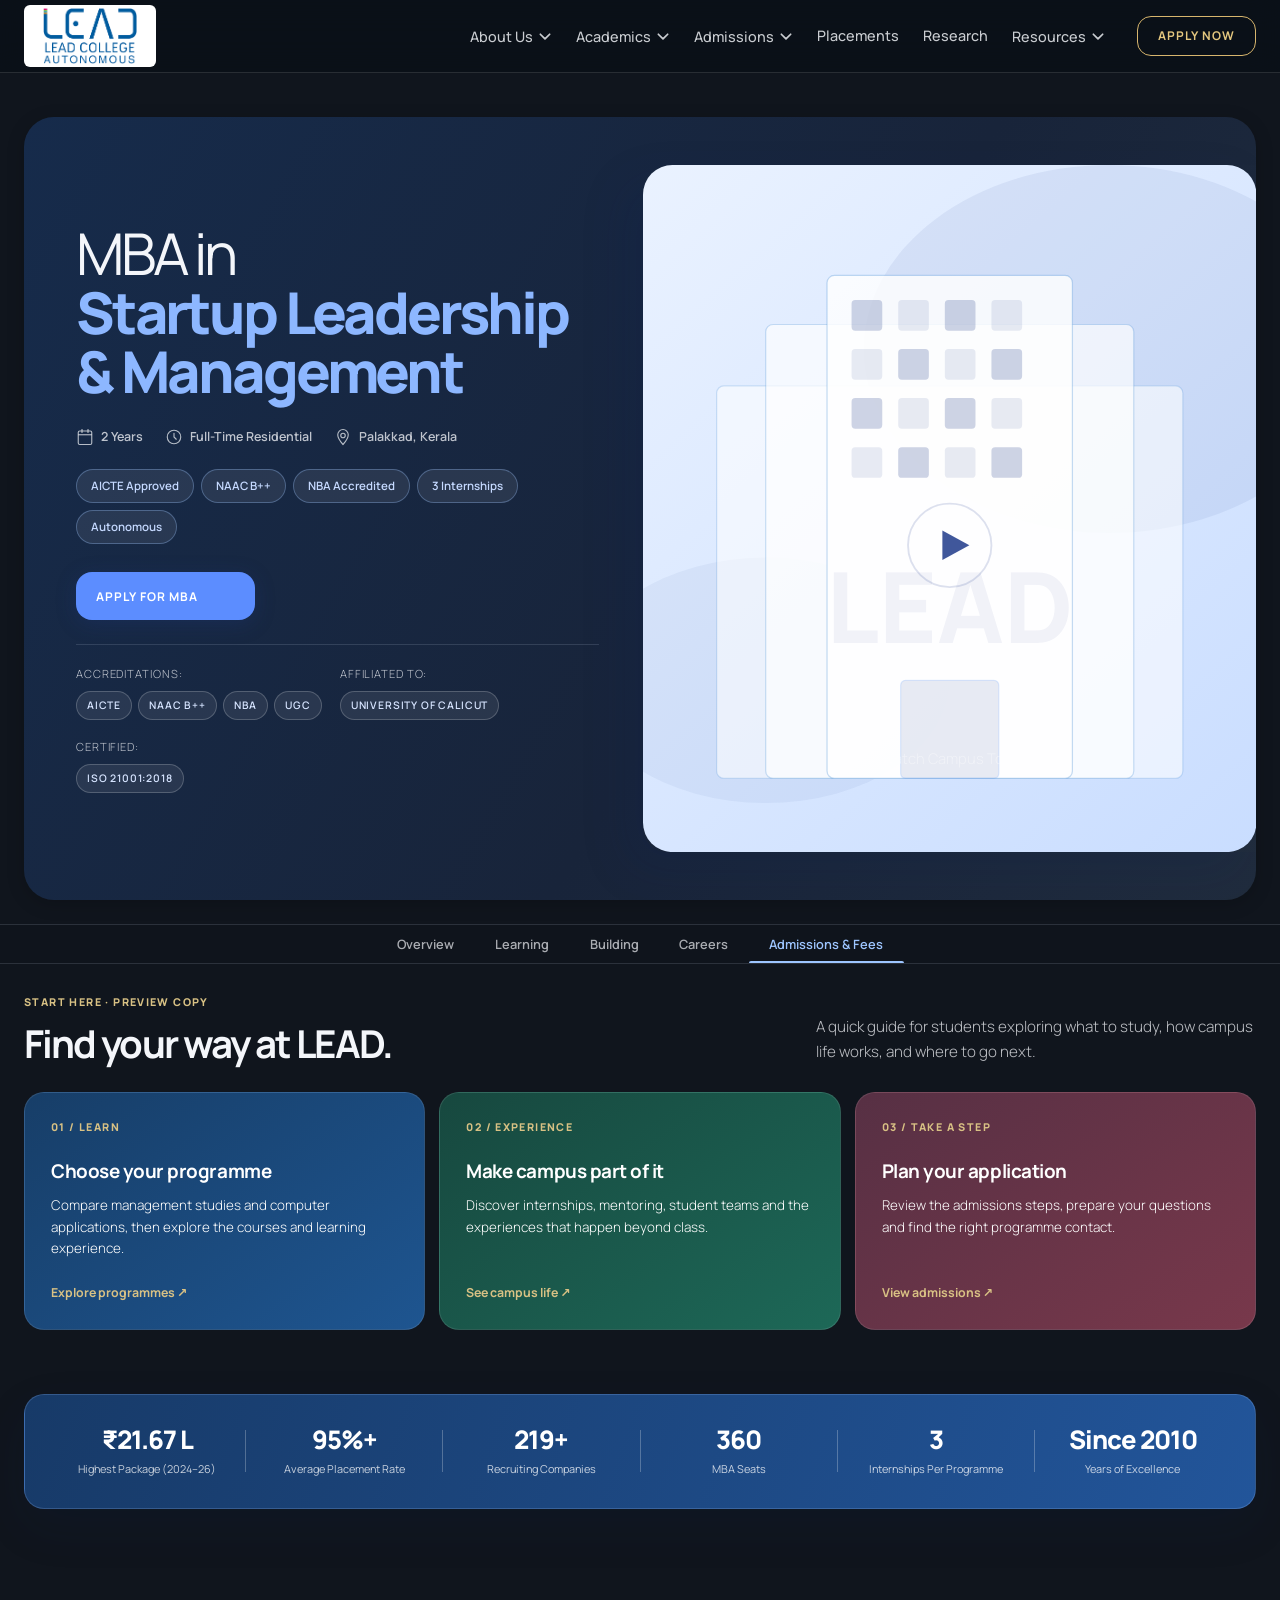
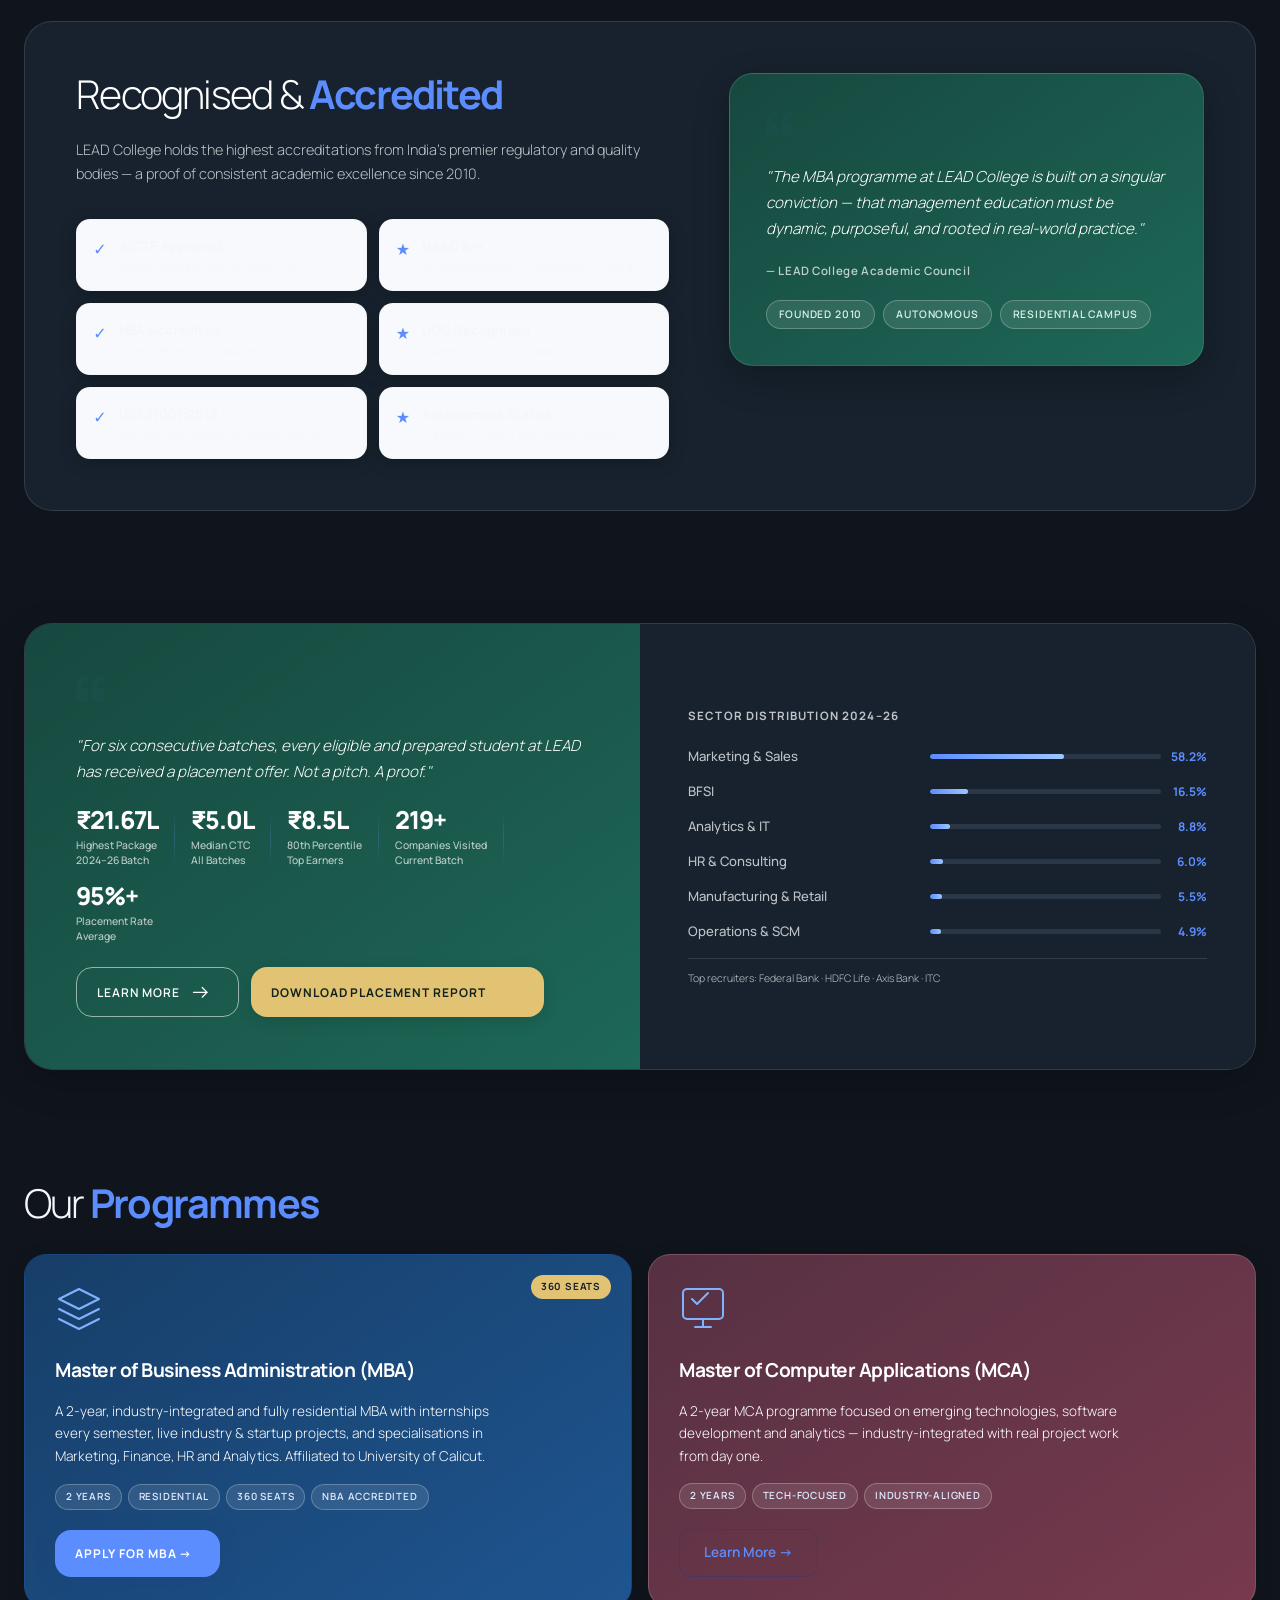
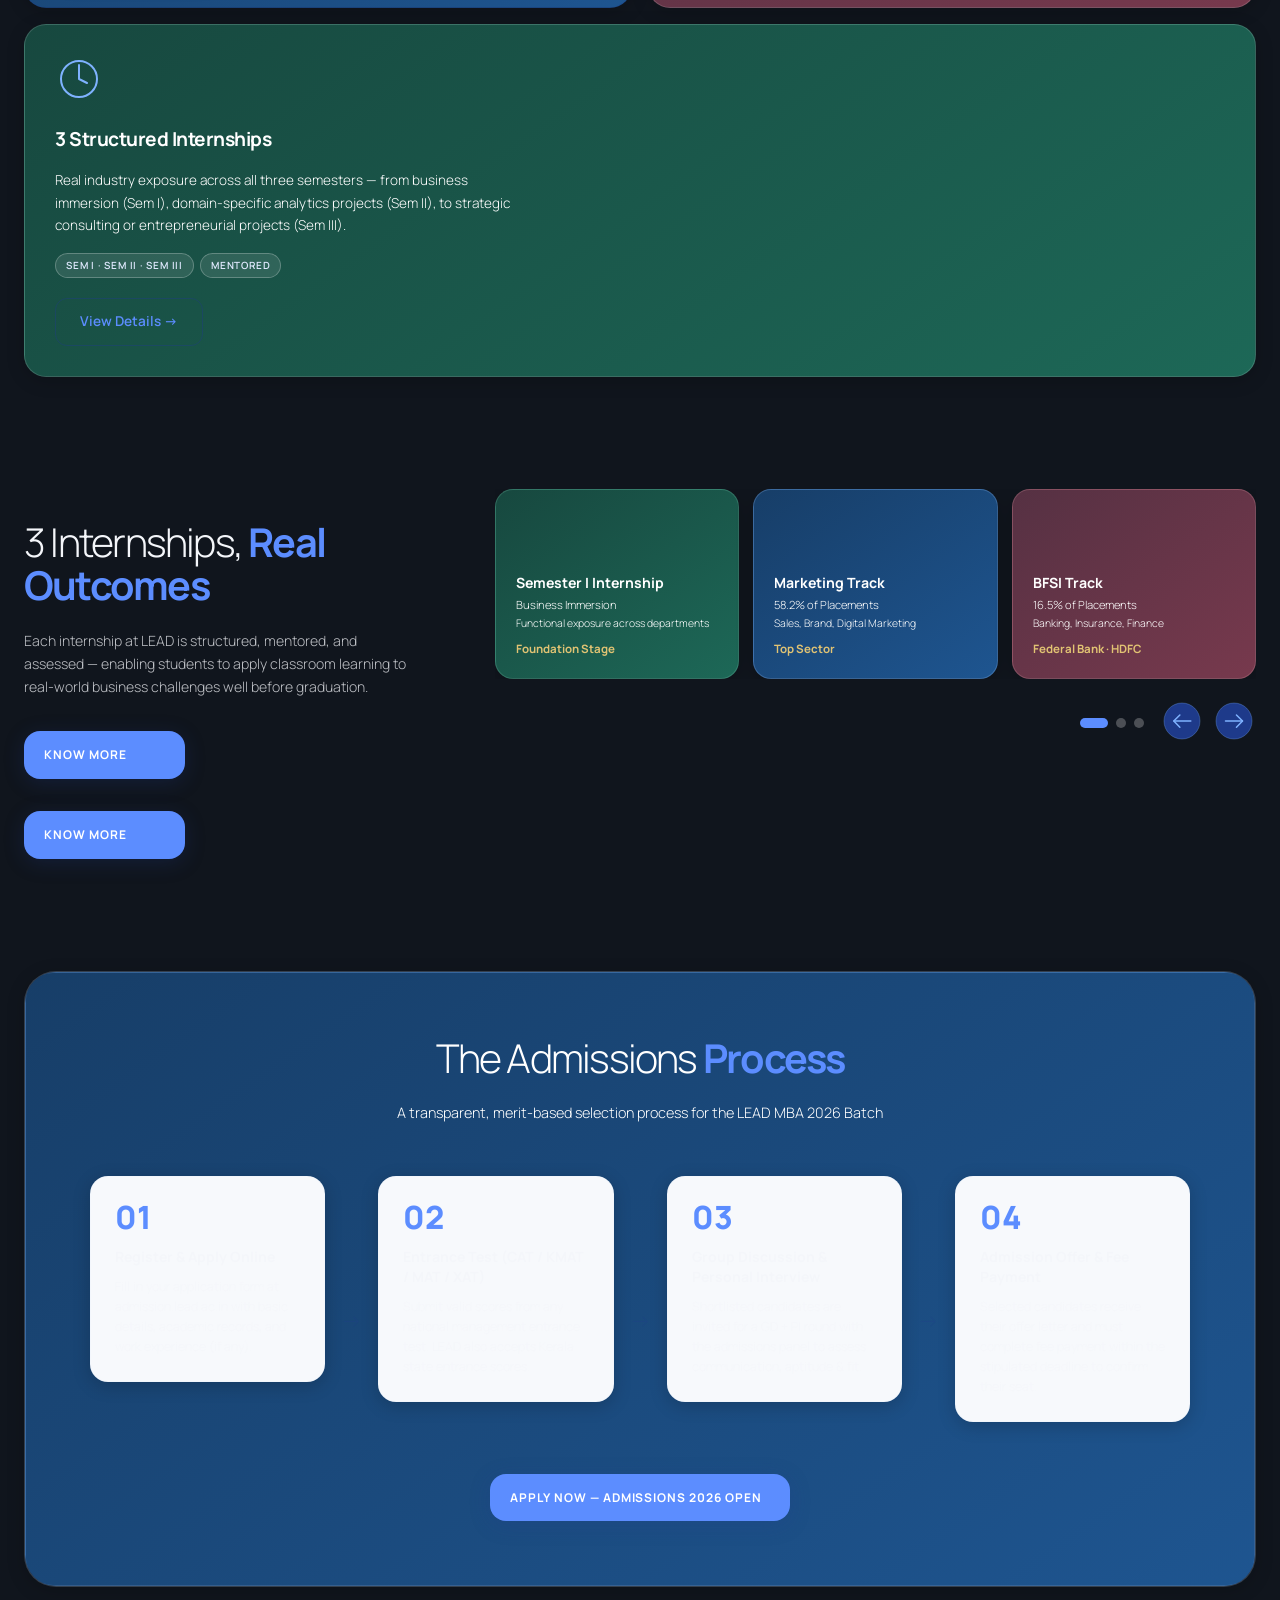
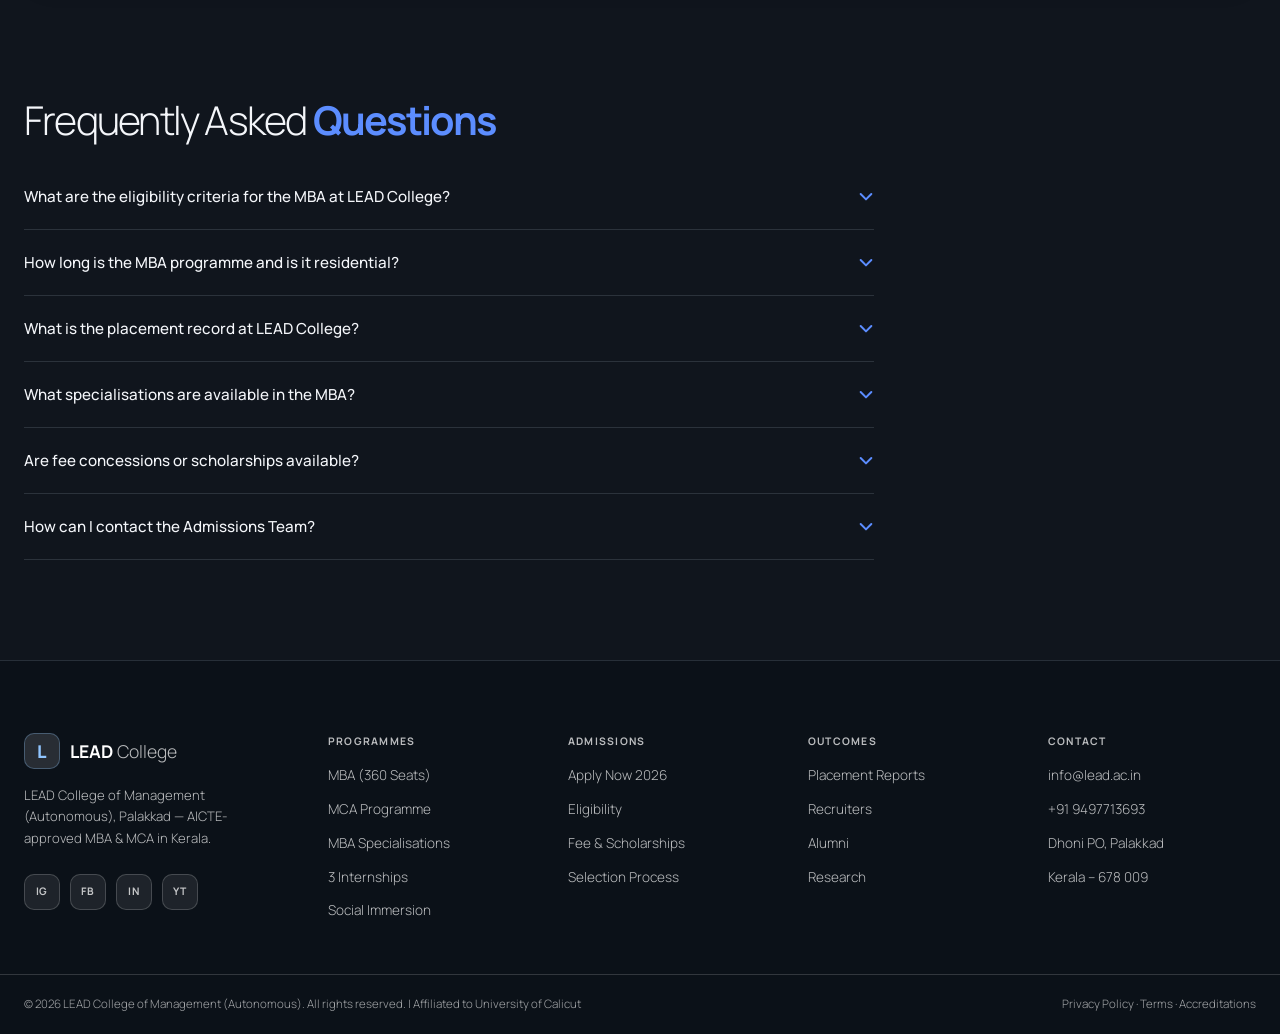
<file: v-1/index.html>
<!DOCTYPE html>
<html lang="en">
<head>
  <meta charset="UTF-8"/>
  <meta name="viewport" content="width=device-width, initial-scale=1.0"/>
  <title>LEAD College | MBA &amp; MCA in Palakkad, Kerala</title>
  <meta name="description" content="LEAD College (Autonomous), Palakkad — AICTE-approved MBA &amp; MCA affiliated to the University of Calicut, with semester internships and 95%+ placements."/>
  <meta name="keywords" content="LEAD College, MBA in Kerala, MCA in Kerala, MBA Palakkad, AICTE approved MBA college Kerala"/>
  <link rel="preconnect" href="https://fonts.googleapis.com"/>
  <link rel="preconnect" href="https://fonts.gstatic.com" crossorigin/>
  <link href="https://fonts.googleapis.com/css2?family=Manrope:wght@200..800&display=swap" rel="stylesheet"/>
  <link rel="stylesheet" href="style.css"/>
</head>
<body>

  <!-- ═══════════════════════════════════
       TOP STRIP (admission notice)
  ═══════════════════════════════════ -->
  <div class="top-strip" id="top-strip">
    <div class="top-strip-inner">
      <span class="strip-left">
        <svg viewBox="0 0 24 24" fill="none" xmlns="http://www.w3.org/2000/svg"><path d="M12 2L2 7L12 12L22 7L12 2Z" stroke="currentColor" stroke-width="1.5" stroke-linecap="round" stroke-linejoin="round"/><path d="M2 17L12 22L22 17" stroke="currentColor" stroke-width="1.5" stroke-linecap="round" stroke-linejoin="round"/><path d="M2 12L12 17L22 12" stroke="currentColor" stroke-width="1.5" stroke-linecap="round" stroke-linejoin="round"/></svg>
        Admissions 2026 Open
      </span>
      <span class="strip-center">📞 +91 9497713693 &nbsp;·&nbsp; ✉ info@lead.ac.in &nbsp;·&nbsp; 📍 Dhoni, Palakkad, Kerala</span>
      <span class="strip-right">
        <a href="https://www.instagram.com/lead_college_official/" target="_blank" rel="noopener" aria-label="Instagram">ig</a>
        <a href="https://www.facebook.com/leadcollegeofficial/" target="_blank" rel="noopener" aria-label="Facebook">fb</a>
        <a href="https://in.linkedin.com/school/lead-college-autonomous/" target="_blank" rel="noopener" aria-label="LinkedIn">in</a>
        <a href="https://www.youtube.com/@leadcollegeofficial" target="_blank" rel="noopener" aria-label="YouTube">yt</a>
      </span>
    </div>
  </div>

  <!-- ═══════════════════════════════════
       HEADER
  ═══════════════════════════════════ -->
  <header class="header" id="main-header">
    <div class="container header-inner">
      <a href="/" class="logo" aria-label="LEAD College Home">
        <img class="logo-image" src="lead-logo.png" alt="LEAD College Autonomous"/>
      </a>

      <!-- Desktop Nav -->
      <nav class="desk-nav" id="desk-nav" aria-label="Main navigation">
        <div class="nav-item has-dropdown" data-menu="0">
          <button class="nav-btn" aria-haspopup="true">About Us <svg class="chevron" viewBox="0 0 12 12" fill="none"><path d="M2 4.5L6 8.5L10 4.5" stroke="currentColor" stroke-width="1.5" stroke-linecap="round" stroke-linejoin="round"/></svg></button>
          <div class="mega-panel"><div class="mega-inner">
            <p class="mega-label">About LEAD College</p><div class="mega-grid mega-grid-3">
              <a href="#" class="mega-card"><span class="mega-icon"><svg viewBox="0 0 24 24" fill="none"><path d="M3 9l9-7 9 7v11a2 2 0 0 1-2 2H5a2 2 0 0 1-2-2z" stroke="#2952c8" stroke-width="1.5"/><path d="M9 22V12h6v10" stroke="#2952c8" stroke-width="1.5"/></svg></span><div><p class="mega-card-title">Our Story</p><p class="mega-card-sub">Founded in 2010 — discover our history and growth in Kerala.</p></div></a>
              <a href="#" class="mega-card"><span class="mega-icon"><svg viewBox="0 0 24 24" fill="none"><circle cx="12" cy="12" r="9" stroke="#2952c8" stroke-width="1.5"/><path d="M3 12h18M12 3a15 15 0 0 1 0 18M12 3a15 15 0 0 0 0 18" stroke="#2952c8" stroke-width="1.5"/></svg></span><div><p class="mega-card-title">Administration</p><p class="mega-card-sub">Meet the leadership, faculty and academic council.</p></div></a>
              <a href="#" class="mega-card"><span class="mega-icon"><svg viewBox="0 0 24 24" fill="none"><path d="M17 21v-2a4 4 0 0 0-4-4H5a4 4 0 0 0-4 4v2" stroke="#2952c8" stroke-width="1.5"/><circle cx="9" cy="7" r="4" stroke="#2952c8" stroke-width="1.5"/><path d="M23 21v-2a4 4 0 0 0-3-3.87M16 3.13a4 4 0 0 1 0 7.75" stroke="#2952c8" stroke-width="1.5"/></svg></span><div><p class="mega-card-title">Life at LEAD</p><p class="mega-card-sub">Campus life, clubs, events and residential experience.</p></div></a>
            </div>
          </div></div>
        </div>
        <div class="nav-item has-dropdown" data-menu="1">
          <button class="nav-btn" aria-haspopup="true">Academics <svg class="chevron" viewBox="0 0 12 12" fill="none"><path d="M2 4.5L6 8.5L10 4.5" stroke="currentColor" stroke-width="1.5" stroke-linecap="round" stroke-linejoin="round"/></svg></button>
          <div class="mega-panel"><div class="mega-inner"><p class="mega-label">Programmes</p><div class="mega-grid mega-grid-4">
            <a href="#" class="mega-card"><span class="mega-icon"><svg viewBox="0 0 24 24" fill="none"><path d="M12 2 2 7l10 5 10-5-10-5ZM2 17l10 5 10-5M2 12l10 5 10-5" stroke="#2952c8" stroke-width="1.5"/></svg></span><div><p class="mega-card-title">MBA</p><p class="mega-card-sub">A two-year residential management programme.</p></div></a>
            <a href="#" class="mega-card"><span class="mega-icon"><svg viewBox="0 0 24 24" fill="none"><rect x="2" y="3" width="20" height="14" rx="2" stroke="#2952c8" stroke-width="1.5"/><path d="M8 21h8M12 17v4" stroke="#2952c8" stroke-width="1.5"/></svg></span><div><p class="mega-card-title">MCA</p><p class="mega-card-sub">Computer applications with an industry-aligned focus.</p></div></a>
            <a href="#" class="mega-card"><span class="mega-icon"><svg viewBox="0 0 24 24" fill="none"><path d="M4 4h16v17H4zM8 2v4M16 2v4M4 9h16" stroke="#2952c8" stroke-width="1.5"/></svg></span><div><p class="mega-card-title">Curriculum</p><p class="mega-card-sub">Explore courses and the learning experience.</p></div></a>
            <a href="#" class="mega-card"><span class="mega-icon"><svg viewBox="0 0 24 24" fill="none"><circle cx="12" cy="12" r="9" stroke="#2952c8" stroke-width="1.5"/><path d="M12 7v5l3 3" stroke="#2952c8" stroke-width="1.5"/></svg></span><div><p class="mega-card-title">Internships</p><p class="mega-card-sub">Three structured internships across the programme.</p></div></a>
          </div></div></div>
        </div>
        <div class="nav-item has-dropdown" data-menu="2">
          <button class="nav-btn" aria-haspopup="true">Admissions <svg class="chevron" viewBox="0 0 12 12" fill="none"><path d="M2 4.5L6 8.5L10 4.5" stroke="currentColor" stroke-width="1.5" stroke-linecap="round" stroke-linejoin="round"/></svg></button>
          <div class="mega-panel"><div class="mega-inner"><div class="mega-grid mega-grid-3">
            <a href="#" class="mega-card"><span class="mega-icon"><svg viewBox="0 0 24 24" fill="none"><path d="M14 2H6a2 2 0 0 0-2 2v16a2 2 0 0 0 2 2h12a2 2 0 0 0 2-2V8z" stroke="#2952c8" stroke-width="1.5"/><path d="M14 2v6h6M8 13h8M8 17h6" stroke="#2952c8" stroke-width="1.5"/></svg></span><div><p class="mega-card-title">Apply Now</p><p class="mega-card-sub">Start an application for the 2026 intake.</p></div></a>
            <a href="#" class="mega-card"><span class="mega-icon"><svg viewBox="0 0 24 24" fill="none"><circle cx="12" cy="12" r="10" stroke="#2952c8" stroke-width="1.5"/><path d="M12 8v4l3 3" stroke="#2952c8" stroke-width="1.5"/></svg></span><div><p class="mega-card-title">Eligibility</p><p class="mega-card-sub">Review criteria, process and selection rounds.</p></div></a>
            <a href="#" class="mega-card"><span class="mega-icon"><svg viewBox="0 0 24 24" fill="none"><path d="M12 2 2 7l10 5 10-5-10-5ZM2 17l10 5 10-5" stroke="#2952c8" stroke-width="1.5"/></svg></span><div><p class="mega-card-title">Fees &amp; Scholarships</p><p class="mega-card-sub">Explore fees, scholarships and loan assistance.</p></div></a>
          </div></div></div>
        </div>
        <a href="#" class="nav-link">Placements</a><a href="#" class="nav-link">Research</a>
        <div class="nav-item has-dropdown" data-menu="3">
          <button class="nav-btn" aria-haspopup="true">Resources <svg class="chevron" viewBox="0 0 12 12" fill="none"><path d="M2 4.5L6 8.5L10 4.5" stroke="currentColor" stroke-width="1.5" stroke-linecap="round" stroke-linejoin="round"/></svg></button>
          <div class="mega-panel"><div class="mega-inner"><div class="mega-grid mega-grid-3">
            <a href="#" class="mega-card"><span class="mega-icon"><svg viewBox="0 0 24 24" fill="none"><path d="M4 19.5A2.5 2.5 0 0 1 6.5 17H20M6.5 2H20v20H6.5A2.5 2.5 0 0 1 4 19.5v-15A2.5 2.5 0 0 1 6.5 2Z" stroke="#2952c8" stroke-width="1.5"/></svg></span><div><p class="mega-card-title">Library &amp; E-Resources</p><p class="mega-card-sub">Access books, journals and digital research tools.</p></div></a>
            <a href="#" class="mega-card"><span class="mega-icon"><svg viewBox="0 0 24 24" fill="none"><rect x="3" y="4" width="18" height="17" rx="2" stroke="#2952c8" stroke-width="1.5"/><path d="M16 2v4M8 2v4M3 10h18" stroke="#2952c8" stroke-width="1.5"/></svg></span><div><p class="mega-card-title">Events &amp; iLEAD</p><p class="mega-card-sub">Annual fests, seminars and guest lectures.</p></div></a>
            <a href="#" class="mega-card"><span class="mega-icon"><svg viewBox="0 0 24 24" fill="none"><path d="M22 16.92v3a2 2 0 0 1-2.18 2 19.79 19.79 0 0 1-8.63-3.07A19.5 19.5 0 0 1 4.69 12 19.79 19.79 0 0 1 1.62 3.38 2 2 0 0 1 3.59 1h3a2 2 0 0 1 2 1.72" stroke="#2952c8" stroke-width="1.5"/></svg></span><div><p class="mega-card-title">Contact</p><p class="mega-card-sub">Reach the admissions and support teams.</p></div></a>
          </div></div></div>
        </div>
        <a href="https://admission.lead.ac.in/lead-college-of-management-mba-application" target="_blank" rel="noopener" class="header-cta" id="apply-cta">Apply Now</a>
      </nav>

      <button class="hamburger" id="hamburger" aria-label="Toggle Menu">
        <span></span><span></span><span></span>
      </button>
    </div>

    <div class="mobile-menu" id="mobile-menu">
      <nav class="mobile-nav">
        <a href="#" class="mobile-nav-link">About Us</a><a href="#" class="mobile-nav-link">MBA Programme</a><a href="#" class="mobile-nav-link">MCA Programme</a><a href="#" class="mobile-nav-link">Admissions</a><a href="#" class="mobile-nav-link">Placements</a><a href="#" class="mobile-nav-link">Research</a><a href="#" class="mobile-nav-link">Life at LEAD</a>
        <a href="https://admission.lead.ac.in/lead-college-of-management-mba-application" target="_blank" rel="noopener" class="mobile-cta">Apply Now 2026</a>
      </nav>
    </div>
  </header>

  <!-- ═══════════════════════════════════
       MOBILE HERO
  ═══════════════════════════════════ -->
  <div class="mobile-hero-wrap">
    <div class="mobile-hero-visual">
      <svg class="mobile-hero-svg" viewBox="0 0 540 815" fill="none" xmlns="http://www.w3.org/2000/svg">
        <rect width="540" height="815" fill="url(#mGrad)"/>
        <defs>
          <linearGradient id="mGrad" x1="0" y1="0" x2="540" y2="815" gradientUnits="userSpaceOnUse">
            <stop offset="0%" stop-color="#eaf2ff"/>
            <stop offset="100%" stop-color="#c9ddff"/>
          </linearGradient>
        </defs>
        <circle cx="420" cy="120" r="320" fill="rgba(30,58,138,0.04)"/>
        <circle cx="80" cy="650" r="200" fill="rgba(30,58,138,0.03)"/>
        <!-- Kerala map silhouette (abstract) -->
        <ellipse cx="270" cy="400" rx="120" ry="200" fill="rgba(30,58,138,0.06)" stroke="rgba(100,160,255,0.12)" stroke-width="1"/>
        <!-- Accreditation badge shapes -->
        <rect x="80" y="200" width="80" height="80" rx="12" fill="rgba(30,58,138,0.08)" stroke="rgba(100,160,255,0.15)" stroke-width="1"/>
        <rect x="180" y="200" width="80" height="80" rx="12" fill="rgba(30,58,138,0.08)" stroke="rgba(127,178,255,0.12)" stroke-width="1"/>
        <rect x="280" y="200" width="80" height="80" rx="12" fill="rgba(30,58,138,0.08)" stroke="rgba(100,160,255,0.15)" stroke-width="1"/>
        <rect x="380" y="200" width="80" height="80" rx="12" fill="rgba(30,58,138,0.08)" stroke="rgba(127,178,255,0.12)" stroke-width="1"/>
        <text x="120" y="247" text-anchor="middle" font-family="Manrope,sans-serif" font-size="9" fill="rgba(30,58,138,0.7)" font-weight="700" letter-spacing="1">AICTE</text>
        <text x="220" y="247" text-anchor="middle" font-family="Manrope,sans-serif" font-size="9" fill="rgba(30,58,138,0.7)" font-weight="700" letter-spacing="1">NAAC</text>
        <text x="320" y="247" text-anchor="middle" font-family="Manrope,sans-serif" font-size="9" fill="rgba(30,58,138,0.7)" font-weight="700" letter-spacing="1">NBA</text>
        <text x="420" y="247" text-anchor="middle" font-family="Manrope,sans-serif" font-size="9" fill="rgba(30,58,138,0.7)" font-weight="700" letter-spacing="1">UGC</text>
        <!-- Large L letter -->
        <text x="270" y="500" text-anchor="middle" font-family="Manrope,sans-serif" font-size="200" fill="rgba(30,58,138,0.04)" font-weight="800">L</text>
      </svg>
    </div>
    <div class="mobile-hero-content">
      <h1>The <span class="accent-green">management school</span><br>where you <span class="accent-green">lead<br>from day one</span></h1>
      <div class="mobile-hero-buttons">
        <a href="https://admission.lead.ac.in/lead-college-of-management-mba-application" target="_blank" class="btn-lime" id="mobile-apply-btn">
          <span>Apply for MBA 2026</span>
          <svg viewBox="0 0 20 20" fill="none"><path d="M12.2041 5.50977L17.0656 10.3713L12.2041 15.2328" #ffffff stroke-width="1.2" stroke-linecap="round" stroke-linejoin="round" stroke-miterlimit="10"/><path d="M3.4502 10.3711H16.9294" #ffffff stroke-width="1.2" stroke-linecap="round" stroke-linejoin="round" stroke-miterlimit="10"/></svg>
        </a>
        <a href="#" class="btn-outline-white" id="mobile-placement-btn">
          <span>View Placement Report</span>
          <svg viewBox="0 0 24 24" fill="none"><path d="M16.44 8.9C20.04 9.21 21.51 11.06 21.51 15.11V15.24C21.51 19.71 19.72 21.5 15.25 21.5H8.74C4.27 21.5 2.48 19.71 2.48 15.24V15.11C2.48 11.09 3.93 9.24 7.47 8.91" stroke="currentColor" stroke-width="1.5" stroke-linecap="round" stroke-linejoin="round"/><path d="M12 2V14.88" stroke="currentColor" stroke-width="1.5" stroke-linecap="round" stroke-linejoin="round"/><path d="M15.35 12.65L12 16L8.65 12.65" stroke="currentColor" stroke-width="1.5" stroke-linecap="round" stroke-linejoin="round"/></svg>
        </a>
      </div>
      <div class="mobile-hero-divider"></div>
      <div class="mobile-built-by">
        <div>
          <span class="built-label">Accreditations &amp; Recognition:</span>
          <div class="logo-badges">
            <span class="logo-badge">AICTE</span>
            <span class="logo-badge">NAAC B++</span>
            <span class="logo-badge">NBA</span>
            <span class="logo-badge">UGC</span>
            <span class="logo-badge">ISO 21001</span>
          </div>
        </div>
        <div>
          <span class="built-label">Affiliated to:</span>
          <div class="logo-badges">
            <span class="logo-badge">University of Calicut</span>
            <span class="logo-badge">Autonomous</span>
          </div>
        </div>
      </div>
    </div>
  </div>

  <!-- ═══════════════════════════════════
       MAIN WRAP
  ═══════════════════════════════════ -->
  <main class="wrap" id="wrap">

    <!-- ─── HERO ─── -->
    <section class="hero-section">
      <div class="hero-left">
        <div class="hero-program-label">
          <span class="label-light">MBA in</span>
          <span class="label-medium">Startup Leadership<br class="desktop-break"> &amp; Management</span>
        </div>
        <div class="quick-facts">
          <div class="quick-fact">
            <svg viewBox="0 0 24 24" fill="none"><rect x="3" y="4" width="18" height="18" rx="2" stroke="rgba(10,21,53,0.5)" stroke-width="1.5"/><path d="M3 9H21" stroke="rgba(10,21,53,0.5)" stroke-width="1.5"/><path d="M8 2V6" stroke="rgba(10,21,53,0.5)" stroke-width="1.5" stroke-linecap="round"/><path d="M16 2V6" stroke="rgba(10,21,53,0.5)" stroke-width="1.5" stroke-linecap="round"/></svg>
            <span>2 Years</span>
          </div>
          <div class="quick-fact">
            <svg viewBox="0 0 24 24" fill="none"><circle cx="12" cy="12" r="9" stroke="rgba(10,21,53,0.5)" stroke-width="1.5"/><path d="M12 7V12L15 15" stroke="rgba(10,21,53,0.5)" stroke-width="1.5" stroke-linecap="round"/></svg>
            <span>Full-Time Residential</span>
          </div>
          <div class="quick-fact">
            <svg viewBox="0 0 24 24" fill="none"><path d="M12 13C13.6569 13 15 11.6569 15 10C15 8.34315 13.6569 7 12 7C10.3431 7 9 8.34315 9 10C9 11.6569 10.3431 13 12 13Z" stroke="rgba(10,21,53,0.5)" stroke-width="1.5"/><path d="M12 2C8.13 2 5 5.13 5 9C5 14.25 12 22 12 22C12 22 19 14.25 19 9C19 5.13 15.87 2 12 2Z" stroke="rgba(10,21,53,0.5)" stroke-width="1.5"/></svg>
            <span>Palakkad, Kerala</span>
          </div>
        </div>
        <div class="hero-tags">
          <span class="hero-tag">AICTE Approved</span>
          <span class="hero-tag">NAAC B++</span>
          <span class="hero-tag">NBA Accredited</span>
          <span class="hero-tag">3 Internships</span>
          <span class="hero-tag">Autonomous</span>
        </div>
        <div class="hero-cta-wrap">
          <a href="https://admission.lead.ac.in/lead-college-of-management-mba-application" target="_blank" class="btn-lime" id="hero-apply-btn">
            <span>Apply for MBA</span>
            <svg viewBox="0 0 20 20" fill="none"><path d="M12.2041 5.50977L17.0656 10.3713L12.2041 15.2328" #ffffff stroke-width="1.2" stroke-linecap="round" stroke-linejoin="round" stroke-miterlimit="10"/><path d="M3.4502 10.3711H16.9294" #ffffff stroke-width="1.2" stroke-linecap="round" stroke-linejoin="round" stroke-miterlimit="10"/></svg>
          </a>
        </div>
        <div class="hero-divider"></div>
        <div class="hero-built-by">
          <div class="built-col">
            <span class="built-label">Accreditations:</span>
            <div class="logo-badges">
              <span class="logo-badge">AICTE</span>
              <span class="logo-badge">NAAC B++</span>
              <span class="logo-badge">NBA</span>
              <span class="logo-badge">UGC</span>
            </div>
          </div>
          <div class="built-col">
            <span class="built-label">Affiliated to:</span>
            <div class="logo-badges">
              <span class="logo-badge">University of Calicut</span>
            </div>
          </div>
          <div class="built-col">
            <span class="built-label">Certified:</span>
            <div class="logo-badges">
              <span class="logo-badge">ISO 21001:2018</span>
            </div>
          </div>
        </div>
      </div>
      <div class="hero-right">
        <div class="hero-visual-box">
          <div class="hero-visual-inner">
            <svg class="hero-campus-svg" viewBox="0 0 500 560" fill="none" xmlns="http://www.w3.org/2000/svg">
              <defs>
                <linearGradient id="bgGrad2" x1="0" y1="0" x2="500" y2="560" gradientUnits="userSpaceOnUse">
            <stop offset="0%" stop-color="#eaf2ff"/>
            <stop offset="100%" stop-color="#c9ddff"/>
                </linearGradient>
              </defs>
              <rect width="500" height="560" rx="24" fill="url(#bgGrad2)"/>
              <ellipse cx="380" cy="150" rx="200" ry="150" fill="rgba(30,58,138,0.07)"/>
              <ellipse cx="100" cy="420" rx="150" ry="100" fill="rgba(30,58,138,0.05)"/>
              <!-- LEAD campus building -->
              <rect x="60" y="180" width="380" height="320" rx="6" fill="rgba(255,255,255,0.58)" stroke="rgba(77,143,212,0.24)" stroke-width="1"/>
              <rect x="100" y="130" width="300" height="370" rx="6" fill="rgba(255,255,255,0.68)" stroke="rgba(77,143,212,0.28)" stroke-width="1"/>
              <rect x="150" y="90" width="200" height="410" rx="6" fill="rgba(255,255,255,0.82)" stroke="rgba(77,143,212,0.32)" stroke-width="1"/>
              <!-- Windows -->
              <rect x="170" y="110" width="25" height="25" rx="3" fill="rgba(30,58,138,0.22)"/>
              <rect x="208" y="110" width="25" height="25" rx="3" fill="rgba(30,58,138,0.1)"/>
              <rect x="246" y="110" width="25" height="25" rx="3" fill="rgba(30,58,138,0.22)"/>
              <rect x="284" y="110" width="25" height="25" rx="3" fill="rgba(30,58,138,0.1)"/>
              <rect x="170" y="150" width="25" height="25" rx="3" fill="rgba(30,58,138,0.1)"/>
              <rect x="208" y="150" width="25" height="25" rx="3" fill="rgba(30,58,138,0.22)"/>
              <rect x="246" y="150" width="25" height="25" rx="3" fill="rgba(30,58,138,0.1)"/>
              <rect x="284" y="150" width="25" height="25" rx="3" fill="rgba(30,58,138,0.22)"/>
              <rect x="170" y="190" width="25" height="25" rx="3" fill="rgba(30,58,138,0.22)"/>
              <rect x="208" y="190" width="25" height="25" rx="3" fill="rgba(30,58,138,0.1)"/>
              <rect x="246" y="190" width="25" height="25" rx="3" fill="rgba(30,58,138,0.22)"/>
              <rect x="284" y="190" width="25" height="25" rx="3" fill="rgba(30,58,138,0.1)"/>
              <rect x="170" y="230" width="25" height="25" rx="3" fill="rgba(30,58,138,0.1)"/>
              <rect x="208" y="230" width="25" height="25" rx="3" fill="rgba(30,58,138,0.22)"/>
              <rect x="246" y="230" width="25" height="25" rx="3" fill="rgba(30,58,138,0.1)"/>
              <rect x="284" y="230" width="25" height="25" rx="3" fill="rgba(30,58,138,0.22)"/>
              <!-- Entrance -->
              <rect x="210" y="420" width="80" height="80" rx="4" fill="rgba(30,58,138,0.1)" stroke="rgba(100,160,255,0.2)" stroke-width="1"/>
              <!-- LEAD text -->
              <text x="250" y="390" text-anchor="middle" font-family="Manrope,sans-serif" font-size="80" fill="rgba(30,58,138,0.06)" font-weight="800">LEAD</text>
              <!-- Play circle -->
              <circle cx="250" cy="310" r="34" fill="rgba(255,255,255,0.08)" stroke="rgba(30,58,138,0.15)" stroke-width="1.5"/>
              <polygon points="244,298 244,322 266,310" fill="rgba(30,58,138,0.85)"/>
              <text x="250" y="488" text-anchor="middle" font-family="Manrope,sans-serif" font-size="12" fill="rgba(255,255,255,0.4)" font-weight="300">Watch Campus Tour</text>
            </svg>
          </div>
        </div>
      </div>
    </section>

    <!-- Sticky student guide inspired by Mesa's on-page section navigation. -->
    <nav class="student-subnav" aria-label="Explore LEAD">
      <div class="student-subnav-inner">
        <a class="student-subnav-link active" href="#overview-section" aria-current="location">Overview</a>
        <a class="student-subnav-link" href="#learning">Learning</a>
        <a class="student-subnav-link" href="#building">Building</a>
        <a class="student-subnav-link" href="#careers">Careers</a>
        <a class="student-subnav-link" href="#admissions">Admissions &amp; Fees</a>
      </div>
    </nav>

    <section class="student-guide" id="overview-section">
      <div class="student-guide-heading">
        <div><span class="guide-kicker">START HERE · PREVIEW COPY</span><h2>Find your way at LEAD.</h2></div>
        <p>A quick guide for students exploring what to study, how campus life works, and where to go next.</p>
      </div>
      <div class="student-guide-grid">
        <a class="student-guide-card" href="#learning"><span class="guide-number">01 / LEARN</span><h3>Choose your programme</h3><p>Compare management studies and computer applications, then explore the courses and learning experience.</p><span class="guide-arrow">Explore programmes ↗</span></a>
        <a class="student-guide-card" href="#building"><span class="guide-number">02 / EXPERIENCE</span><h3>Make campus part of it</h3><p>Discover internships, mentoring, student teams and the experiences that happen beyond class.</p><span class="guide-arrow">See campus life ↗</span></a>
        <a class="student-guide-card" href="#admissions"><span class="guide-number">03 / TAKE A STEP</span><h3>Plan your application</h3><p>Review the admissions steps, prepare your questions and find the right programme contact.</p><span class="guide-arrow">View admissions ↗</span></a>
      </div>
    </section>

    <!-- ─── KEY STATS BANNER ─── -->
    <section class="stats-banner-section">
      <div class="stats-banner">
        <div class="stat-banner-item">
          <div class="stat-b-num">₹21.67 L</div>
          <div class="stat-b-label">Highest Package (2024–26)</div>
        </div>
        <div class="stat-b-sep"></div>
        <div class="stat-banner-item">
          <div class="stat-b-num">95%+</div>
          <div class="stat-b-label">Average Placement Rate</div>
        </div>
        <div class="stat-b-sep"></div>
        <div class="stat-banner-item">
          <div class="stat-b-num">219+</div>
          <div class="stat-b-label">Recruiting Companies</div>
        </div>
        <div class="stat-b-sep"></div>
        <div class="stat-banner-item">
          <div class="stat-b-num">360</div>
          <div class="stat-b-label">MBA Seats</div>
        </div>
        <div class="stat-b-sep"></div>
        <div class="stat-banner-item">
          <div class="stat-b-num">3</div>
          <div class="stat-b-label">Internships Per Programme</div>
        </div>
        <div class="stat-b-sep"></div>
        <div class="stat-banner-item">
          <div class="stat-b-num">Since 2010</div>
          <div class="stat-b-label">Years of Excellence</div>
        </div>
      </div>
    </section>

    <!-- ─── ACCREDITATIONS ─── -->
    <section class="accred-section">
      <div class="accred-left">
        <h2 class="section-heading"><span class="font-light">Recognised &amp;</span> <span class="font-medium"> Accredited</span></h2>
        <p class="accred-desc">LEAD College holds the highest accreditations from India's premier regulatory and quality bodies — a proof of consistent academic excellence since 2010.</p>
        <div class="accred-badges-grid">
          <div class="accred-badge">
            <div class="accred-badge-icon">✓</div>
            <div class="accred-badge-text">
              <div class="accred-badge-title">AICTE Approved</div>
              <div class="accred-badge-sub">All India Council for Technical Education</div>
            </div>
          </div>
          <div class="accred-badge">
            <div class="accred-badge-icon">★</div>
            <div class="accred-badge-text">
              <div class="accred-badge-title">NAAC B++</div>
              <div class="accred-badge-sub">National Assessment & Accreditation Council</div>
            </div>
          </div>
          <div class="accred-badge">
            <div class="accred-badge-icon">✓</div>
            <div class="accred-badge-text">
              <div class="accred-badge-title">NBA Accredited</div>
              <div class="accred-badge-sub">National Board of Accreditation</div>
            </div>
          </div>
          <div class="accred-badge">
            <div class="accred-badge-icon">★</div>
            <div class="accred-badge-text">
              <div class="accred-badge-title">UGC Recognised</div>
              <div class="accred-badge-sub">University Grants Commission</div>
            </div>
          </div>
          <div class="accred-badge">
            <div class="accred-badge-icon">✓</div>
            <div class="accred-badge-text">
              <div class="accred-badge-title">ISO 21001:2018</div>
              <div class="accred-badge-sub">International Standard for Educational Orgs</div>
            </div>
          </div>
          <div class="accred-badge">
            <div class="accred-badge-icon">★</div>
            <div class="accred-badge-text">
              <div class="accred-badge-title">Autonomous Status</div>
              <div class="accred-badge-sub">University of Calicut Autonomous College</div>
            </div>
          </div>
        </div>
      </div>
      <div class="accred-right">
        <div class="accred-quote-card">
          <div class="quote-mark">
            <svg viewBox="0 0 38 36" fill="none"><path d="M37.2766 1.75236L36.4357 8.26864C34.3804 8.12851 32.7922 8.50221 31.6711 9.38973C30.5501 10.2773 29.8027 11.5151 29.429 13.1033C29.0553 14.6915 28.9852 16.4899 29.2188 18.4985H37.2766V35.3848H21.7916V17.0972C21.7916 11.5852 23.0996 7.42783 25.7154 4.62513C28.378 1.77572 32.2317 0.81813 37.2766 1.75236ZM15.6957 1.75236L14.8549 8.26864C12.7996 8.12851 11.2114 8.50221 10.0903 9.38973C8.96926 10.2773 8.22187 11.5151 7.84818 13.1033C7.47448 14.6915 7.40441 16.4899 7.63797 18.4985H15.6957V35.3848H0.210811V17.0972C0.210811 11.5852 1.51874 7.42783 4.13459 4.62513C6.79716 1.77572 10.6509 0.81813 15.6957 1.75236Z" fill="white" fill-opacity="0.2"/></svg>
          </div>
          <blockquote>"The MBA programme at LEAD College is built on a singular conviction — that management education must be dynamic, purposeful, and rooted in real-world practice."</blockquote>
          <div class="accred-quote-author">— LEAD College Academic Council</div>
          <div class="accred-tags">
            <span class="accred-tag">Founded 2010</span>
            <span class="accred-tag">Autonomous</span>
            <span class="accred-tag">Residential Campus</span>
          </div>
        </div>
      </div>
    </section>

    <!-- ─── OUTCOMES BANNER (Placement Stats) ─── -->
    <section class="outcomes-banner" id="careers">
      <div class="outcomes-left">
        <div class="quote-mark">
          <svg viewBox="0 0 38 36" fill="none"><path d="M37.2766 1.75236L36.4357 8.26864C34.3804 8.12851 32.7922 8.50221 31.6711 9.38973C30.5501 10.2773 29.8027 11.5151 29.429 13.1033C29.0553 14.6915 28.9852 16.4899 29.2188 18.4985H37.2766V35.3848H21.7916V17.0972C21.7916 11.5852 23.0996 7.42783 25.7154 4.62513C28.378 1.77572 32.2317 0.81813 37.2766 1.75236ZM15.6957 1.75236L14.8549 8.26864C12.7996 8.12851 11.2114 8.50221 10.0903 9.38973C8.96926 10.2773 8.22187 11.5151 7.84818 13.1033C7.47448 14.6915 7.40441 16.4899 7.63797 18.4985H15.6957V35.3848H0.210811V17.0972C0.210811 11.5852 1.51874 7.42783 4.13459 4.62513C6.79716 1.77572 10.6509 0.81813 15.6957 1.75236Z" fill="white" fill-opacity="0.2"/></svg>
        </div>
        <blockquote>"For six consecutive batches, every eligible and prepared student at LEAD has received a placement offer. Not a pitch. A proof."</blockquote>
        <div class="stats-row">
          <div class="stat-item">
            <div class="stat-number">₹21.67L</div>
            <div class="stat-label">Highest Package<br>2024–26 Batch</div>
          </div>
          <div class="stat-sep"></div>
          <div class="stat-item">
            <div class="stat-number">₹5.0L</div>
            <div class="stat-label">Median CTC<br>All Batches</div>
          </div>
          <div class="stat-sep"></div>
          <div class="stat-item">
            <div class="stat-number">₹8.5L</div>
            <div class="stat-label">80th Percentile<br>Top Earners</div>
          </div>
          <div class="stat-sep"></div>
          <div class="stat-item">
            <div class="stat-number">219+</div>
            <div class="stat-label">Companies Visited<br>Current Batch</div>
          </div>
          <div class="stat-sep"></div>
          <div class="stat-item">
            <div class="stat-number">95%+</div>
            <div class="stat-label">Placement Rate<br>Average</div>
          </div>
        </div>
        <div class="outcomes-cta-row">
          <a href="#" class="btn-outline-white" id="outcomes-learn">
            <span>Learn More</span>
            <svg viewBox="0 0 20 20" fill="none"><path d="M12.2041 5.50977L17.0656 10.3713L12.2041 15.2328" stroke="currentColor" stroke-width="1.2" stroke-linecap="round" stroke-linejoin="round" stroke-miterlimit="10"/><path d="M3.4502 10.3711H16.9294" stroke="currentColor" stroke-width="1.2" stroke-linecap="round" stroke-linejoin="round" stroke-miterlimit="10"/></svg>
          </a>
          <a href="#" class="btn-lime" id="outcomes-report">
            <span>Download Placement Report</span>
            <svg viewBox="0 0 24 24" fill="none"><path d="M16.44 8.9C20.04 9.21 21.51 11.06 21.51 15.11V15.24C21.51 19.71 19.72 21.5 15.25 21.5H8.74C4.27 21.5 2.48 19.71 2.48 15.24V15.11C2.48 11.09 3.93 9.24 7.47 8.91" #ffffff stroke-width="1.5" stroke-linecap="round" stroke-linejoin="round"/><path d="M12 2V14.88" #ffffff stroke-width="1.5" stroke-linecap="round" stroke-linejoin="round"/><path d="M15.35 12.65L12 16L8.65 12.65" #ffffff stroke-width="1.5" stroke-linecap="round" stroke-linejoin="round"/></svg>
          </a>
        </div>
      </div>
      <div class="outcomes-right">
        <!-- Sector distribution card -->
        <div class="sector-card">
          <div class="sector-title">Sector Distribution 2024–26</div>
          <div class="sector-list">
            <div class="sector-row">
              <div class="sector-name">Marketing &amp; Sales</div>
              <div class="sector-bar-wrap">
                <div class="sector-bar" style="--pct:58.2%"></div>
              </div>
              <div class="sector-pct">58.2%</div>
            </div>
            <div class="sector-row">
              <div class="sector-name">BFSI</div>
              <div class="sector-bar-wrap">
                <div class="sector-bar" style="--pct:16.5%"></div>
              </div>
              <div class="sector-pct">16.5%</div>
            </div>
            <div class="sector-row">
              <div class="sector-name">Analytics &amp; IT</div>
              <div class="sector-bar-wrap">
                <div class="sector-bar" style="--pct:8.8%"></div>
              </div>
              <div class="sector-pct">8.8%</div>
            </div>
            <div class="sector-row">
              <div class="sector-name">HR &amp; Consulting</div>
              <div class="sector-bar-wrap">
                <div class="sector-bar" style="--pct:6.0%"></div>
              </div>
              <div class="sector-pct">6.0%</div>
            </div>
            <div class="sector-row">
              <div class="sector-name">Manufacturing &amp; Retail</div>
              <div class="sector-bar-wrap">
                <div class="sector-bar" style="--pct:5.5%"></div>
              </div>
              <div class="sector-pct">5.5%</div>
            </div>
            <div class="sector-row">
              <div class="sector-name">Operations &amp; SCM</div>
              <div class="sector-bar-wrap">
                <div class="sector-bar" style="--pct:4.9%"></div>
              </div>
              <div class="sector-pct">4.9%</div>
            </div>
          </div>
          <div class="sector-footer">
            <span>Top recruiters: Federal Bank · HDFC Life · Axis Bank · ITC</span>
          </div>
        </div>
      </div>
    </section>

    <!-- ─── PROGRAMMES ─── -->
    <section class="programs-section" id="learning">
      <h2 class="section-heading"><span class="font-light">Our</span> <span class="font-medium"> Programmes</span></h2>
      <div class="programs-grid">
        <div class="program-card featured">
          <div class="program-badge">360 Seats</div>
          <div class="program-icon">
            <svg viewBox="0 0 48 48" fill="none"><path d="M24 4L4 14L24 24L44 14L24 4Z" stroke="#7fb2ff" stroke-width="2" stroke-linecap="round" stroke-linejoin="round"/><path d="M4 34L24 44L44 34" stroke="#7fb2ff" stroke-width="2" stroke-linecap="round" stroke-linejoin="round"/><path d="M4 24L24 34L44 24" stroke="#7fb2ff" stroke-width="2" stroke-linecap="round" stroke-linejoin="round"/></svg>
          </div>
          <h3>Master of Business Administration (MBA)</h3>
          <p>A 2-year, industry-integrated and fully residential MBA with internships every semester, live industry &amp; startup projects, and specialisations in Marketing, Finance, HR and Analytics. Affiliated to University of Calicut.</p>
          <div class="program-meta">
            <span>2 Years</span>
            <span>Residential</span>
            <span>360 Seats</span>
            <span>NBA Accredited</span>
          </div>
          <a href="#" class="btn-lime program-btn" id="mba-btn">Apply for MBA →</a>
        </div>
        <div class="program-card">
          <div class="program-icon">
            <svg viewBox="0 0 48 48" fill="none"><rect x="4" y="4" width="40" height="30" rx="4" stroke="#7fb2ff" stroke-width="2"/><path d="M16 42h16M24 34v8" stroke="#7fb2ff" stroke-width="2" stroke-linecap="round"/><path d="M13 14l5 5 11-11" stroke="#7fb2ff" stroke-width="2" stroke-linecap="round" stroke-linejoin="round"/></svg>
          </div>
          <h3>Master of Computer Applications (MCA)</h3>
          <p>A 2-year MCA programme focused on emerging technologies, software development and analytics — industry-integrated with real project work from day one.</p>
          <div class="program-meta">
            <span>2 Years</span>
            <span>Tech-Focused</span>
            <span>Industry-Aligned</span>
          </div>
          <a href="#" class="btn-outline-lime program-btn" id="mca-btn">Learn More →</a>
        </div>
        <div class="program-card">
          <div class="program-icon">
            <svg viewBox="0 0 48 48" fill="none"><circle cx="24" cy="24" r="18" stroke="#7fb2ff" stroke-width="2"/><path d="M24 10v14l8 4" stroke="#7fb2ff" stroke-width="2" stroke-linecap="round" stroke-linejoin="round"/></svg>
          </div>
          <h3>3 Structured Internships</h3>
          <p>Real industry exposure across all three semesters — from business immersion (Sem I), domain-specific analytics projects (Sem II), to strategic consulting or entrepreneurial projects (Sem III).</p>
          <div class="program-meta">
            <span>Sem I · Sem II · Sem III</span>
            <span>Mentored</span>
          </div>
          <a href="#" class="btn-outline-lime program-btn" id="internship-btn">View Details →</a>
        </div>
      </div>
    </section>

    <!-- ─── INTERNSHIPS DETAIL ─── -->
    <section class="alumni-section" id="building">
      <div class="alumni-layout">
        <div class="alumni-left">
          <h2 class="section-heading"><span class="font-light">3 Internships,</span> <span class="font-medium"> Real Outcomes</span></h2>
          <p class="alumni-desc">Each internship at LEAD is structured, mentored, and assessed — enabling students to apply classroom learning to real-world business challenges well before graduation.</p>
          <a href="#" class="btn-lime desktop-only" id="internship-know-more">
            <span>Know More</span>
            <svg viewBox="0 0 20 20" fill="none"><path d="M12.2041 5.50977L17.0656 10.3713L12.2041 15.2328" #ffffff stroke-width="1.2" stroke-linecap="round" stroke-linejoin="round" stroke-miterlimit="10"/><path d="M3.4502 10.3711H16.9294" #ffffff stroke-width="1.2" stroke-linecap="round" stroke-linejoin="round" stroke-miterlimit="10"/></svg>
          </a>
        </div>
        <div class="alumni-right">
          <div class="alumni-carousel" id="alumni-carousel">
            <div class="alumni-slide active">
              <div class="alumni-col">
                <div class="alumni-card green">
                  <div class="alumni-card-content">
                    <div class="alumni-name">Semester I Internship</div>
                    <div class="alumni-role">Business Immersion</div>
                    <div class="alumni-company">Functional exposure across departments</div>
                    <div class="alumni-ctc">Foundation Stage</div>
                  </div>
                </div>
                <div class="alumni-card teal">
                  <div class="alumni-card-content">
                    <div class="alumni-name">Marketing Track</div>
                    <div class="alumni-role">58.2% of Placements</div>
                    <div class="alumni-company">Sales, Brand, Digital Marketing</div>
                    <div class="alumni-ctc">Top Sector</div>
                  </div>
                </div>
                <div class="alumni-card amber">
                  <div class="alumni-card-content">
                    <div class="alumni-name">BFSI Track</div>
                    <div class="alumni-role">16.5% of Placements</div>
                    <div class="alumni-company">Banking, Insurance, Finance</div>
                    <div class="alumni-ctc">Federal Bank · HDFC</div>
                  </div>
                </div>
              </div>
            </div>
            <div class="alumni-slide">
              <div class="alumni-col">
                <div class="alumni-card teal">
                  <div class="alumni-card-content">
                    <div class="alumni-name">Semester II Internship</div>
                    <div class="alumni-role">Domain-Specific Projects</div>
                    <div class="alumni-company">Analytics-driven assignments with industry partners</div>
                    <div class="alumni-ctc">Specialisation Stage</div>
                  </div>
                </div>
                <div class="alumni-card amber">
                  <div class="alumni-card-content">
                    <div class="alumni-name">Analytics Track</div>
                    <div class="alumni-role">8.8% of Placements</div>
                    <div class="alumni-company">Data Analytics, IT, Tech</div>
                    <div class="alumni-ctc">Growing Sector</div>
                  </div>
                </div>
                <div class="alumni-card green">
                  <div class="alumni-card-content">
                    <div class="alumni-name">HR &amp; Consulting</div>
                    <div class="alumni-role">6.0% of Placements</div>
                    <div class="alumni-company">People Management, Strategy</div>
                    <div class="alumni-ctc">Specialist Roles</div>
                  </div>
                </div>
              </div>
            </div>
            <div class="alumni-slide">
              <div class="alumni-col">
                <div class="alumni-card amber">
                  <div class="alumni-card-content">
                    <div class="alumni-name">Semester III Internship</div>
                    <div class="alumni-role">Strategic Projects</div>
                    <div class="alumni-company">Consulting, entrepreneurial or research projects</div>
                    <div class="alumni-ctc">Capstone Stage</div>
                  </div>
                </div>
                <div class="alumni-card green">
                  <div class="alumni-card-content">
                    <div class="alumni-name">₹21.67 LPA</div>
                    <div class="alumni-role">Highest Package 2024–26</div>
                    <div class="alumni-company">Amana Insurance Brokers</div>
                    <div class="alumni-ctc">Record CTC</div>
                  </div>
                </div>
                <div class="alumni-card teal">
                  <div class="alumni-card-content">
                    <div class="alumni-name">Social Immersion</div>
                    <div class="alumni-role">Community Engagement</div>
                    <div class="alumni-company">Real management with real communities</div>
                    <div class="alumni-ctc">Unique Component</div>
                  </div>
                </div>
              </div>
            </div>
          </div>
          <div class="carousel-nav">
            <div class="carousel-dots" id="alumni-dots">
              <button class="cdot active" data-slide="0"></button>
              <button class="cdot" data-slide="1"></button>
              <button class="cdot" data-slide="2"></button>
            </div>
            <div class="carousel-arrows">
              <button class="carrow" id="alumni-prev" aria-label="Previous">
                <svg viewBox="0 0 44 44" fill="none"><circle cx="22" cy="22" r="18" fill="#1e3a8a"/><circle cx="22" cy="22" r="18" fill="none" stroke="rgba(127,178,255,0.3)" stroke-width="1"/><path d="M19.86 15.97L13.77 22.07L19.86 28.16" stroke="#7fb2ff" stroke-width="1.5" stroke-linecap="round" stroke-linejoin="round"/><path d="M30.83 22.07H13.94" stroke="#7fb2ff" stroke-width="1.5" stroke-linecap="round" stroke-linejoin="round"/></svg>
              </button>
              <button class="carrow" id="alumni-next" aria-label="Next">
                <svg viewBox="0 0 44 44" fill="none"><circle cx="22" cy="22" r="18" fill="#1e3a8a"/><circle cx="22" cy="22" r="18" fill="none" stroke="rgba(127,178,255,0.3)" stroke-width="1"/><path d="M24.46 15.97L30.55 22.07L24.46 28.16" stroke="#7fb2ff" stroke-width="1.5" stroke-linecap="round" stroke-linejoin="round"/><path d="M13.49 22.07H30.38" stroke="#7fb2ff" stroke-width="1.5" stroke-linecap="round" stroke-linejoin="round"/></svg>
              </button>
            </div>
          </div>
        </div>
      </div>
      <a href="#" class="btn-lime mobile-only" id="alumni-mobile-cta">
        <span>Know More</span>
        <svg viewBox="0 0 20 20" fill="none"><path d="M12.2041 5.50977L17.0656 10.3713L12.2041 15.2328" #ffffff stroke-width="1.2" stroke-linecap="round" stroke-linejoin="round" stroke-miterlimit="10"/><path d="M3.4502 10.3711H16.9294" #ffffff stroke-width="1.2" stroke-linecap="round" stroke-linejoin="round" stroke-miterlimit="10"/></svg>
      </a>
    </section>

    <!-- ─── ADMISSIONS ─── -->
    <section class="admissions-section" id="admissions">
      <div class="admissions-inner">
        <h2 class="section-heading text-center"><span class="font-light">The Admissions</span> <span class="font-medium"> Process</span></h2>
        <p class="admissions-sub text-center">A transparent, merit-based selection process for the LEAD MBA 2026 Batch</p>
        <div class="steps-grid">
          <div class="step-card">
            <div class="step-number">01</div>
            <h4>Register &amp; Apply Online</h4>
            <p>Fill in your application form at admission.lead.ac.in with basic details, academic records, and work experience (if any).</p>
          </div>
          <div class="step-connector">→</div>
          <div class="step-card">
            <div class="step-number">02</div>
            <h4>Entrance Test (CAT / KMAT / MAT / XAT)</h4>
            <p>Submit valid scores from any national management entrance test. LEAD also accepts Kerala state entrance scores.</p>
          </div>
          <div class="step-connector">→</div>
          <div class="step-card">
            <div class="step-number">03</div>
            <h4>Group Discussion &amp; Personal Interview</h4>
            <p>Shortlisted candidates are invited for a GD + PI round with the admissions panel to assess communication, aptitude &amp; fit.</p>
          </div>
          <div class="step-connector">→</div>
          <div class="step-card">
            <div class="step-number">04</div>
            <h4>Admission Offer &amp; Fee Payment</h4>
            <p>Selected candidates receive their offer letter and must complete fee payment within the stipulated deadline to confirm their seat.</p>
          </div>
        </div>
        <div class="admissions-cta">
          <a href="https://admission.lead.ac.in/lead-college-of-management-mba-application" target="_blank" class="btn-lime" id="adm-apply-btn">Apply Now — Admissions 2026 Open</a>
        </div>
      </div>
    </section>

    <!-- ─── FAQ ─── -->
    <section class="faq-section">
      <div class="faq-inner">
        <h2 class="section-heading"><span class="font-light">Frequently Asked</span> <span class="font-medium"> Questions</span></h2>
        <div class="faq-list" id="faq-list">
          <div class="faq-item">
            <button class="faq-q" id="faq-q-1" aria-expanded="false" aria-controls="faq-a-1">
              What are the eligibility criteria for the MBA at LEAD College?
              <svg class="faq-chevron" viewBox="0 0 12 12" fill="none"><path d="M2 4.5L6 8.5L10 4.5" stroke="currentColor" stroke-width="1.5" stroke-linecap="round" stroke-linejoin="round"/></svg>
            </button>
            <div class="faq-a" id="faq-a-1" role="region" aria-labelledby="faq-q-1">
              A bachelor's degree in any discipline with a minimum of 50% aggregate (45% for SC/ST). Candidates must also have a valid score from CAT, MAT, KMAT, XAT, or any other AICTE-approved management entrance test.
            </div>
          </div>
          <div class="faq-item">
            <button class="faq-q" id="faq-q-2" aria-expanded="false" aria-controls="faq-a-2">
              How long is the MBA programme and is it residential?
              <svg class="faq-chevron" viewBox="0 0 12 12" fill="none"><path d="M2 4.5L6 8.5L10 4.5" stroke="currentColor" stroke-width="1.5" stroke-linecap="round" stroke-linejoin="round"/></svg>
            </button>
            <div class="faq-a" id="faq-a-2" role="region" aria-labelledby="faq-q-2">
              It is a 2-year (4-semester), Full-Time, Residential programme based at the LEAD campus in Dhoni, Palakkad, Kerala. The residential model ensures a highly immersive academic experience with peer learning, industry interactions, and 24/7 academic support.
            </div>
          </div>
          <div class="faq-item">
            <button class="faq-q" id="faq-q-3" aria-expanded="false" aria-controls="faq-a-3">
              What is the placement record at LEAD College?
              <svg class="faq-chevron" viewBox="0 0 12 12" fill="none"><path d="M2 4.5L6 8.5L10 4.5" stroke="currentColor" stroke-width="1.5" stroke-linecap="round" stroke-linejoin="round"/></svg>
            </button>
            <div class="faq-a" id="faq-a-3" role="region" aria-labelledby="faq-q-3">
              For six consecutive batches, every eligible and prepared student at LEAD has received a placement offer. The 2024–26 batch achieved a highest package of ₹21.67 LPA, a median CTC of ₹5.0 LPA, and 219+ companies visited campus. Average placement rate: 95%+.
            </div>
          </div>
          <div class="faq-item">
            <button class="faq-q" id="faq-q-4" aria-expanded="false" aria-controls="faq-a-4">
              What specialisations are available in the MBA?
              <svg class="faq-chevron" viewBox="0 0 12 12" fill="none"><path d="M2 4.5L6 8.5L10 4.5" stroke="currentColor" stroke-width="1.5" stroke-linecap="round" stroke-linejoin="round"/></svg>
            </button>
            <div class="faq-a" id="faq-a-4" role="region" aria-labelledby="faq-q-4">
              LEAD MBA offers 4 specialisations: Marketing, Finance, Human Resources (HR), and Analytics. Students choose their specialisation at the end of the first year based on aptitude, interest and industry demand.
            </div>
          </div>
          <div class="faq-item">
            <button class="faq-q" id="faq-q-5" aria-expanded="false" aria-controls="faq-a-5">
              Are fee concessions or scholarships available?
              <svg class="faq-chevron" viewBox="0 0 12 12" fill="none"><path d="M2 4.5L6 8.5L10 4.5" stroke="currentColor" stroke-width="1.5" stroke-linecap="round" stroke-linejoin="round"/></svg>
            </button>
            <div class="faq-a" id="faq-a-5" role="region" aria-labelledby="faq-q-5">
              Yes. LEAD College offers merit scholarships, government fee concessions (SC/ST/OBC), and education loan support through partner banks. Admitted students can contact the finance office for guidance on government scholarship schemes (HDFC Credila, SBI Scholar Loan, etc.).
            </div>
          </div>
          <div class="faq-item">
            <button class="faq-q" id="faq-q-6" aria-expanded="false" aria-controls="faq-a-6">
              How can I contact the Admissions Team?
              <svg class="faq-chevron" viewBox="0 0 12 12" fill="none"><path d="M2 4.5L6 8.5L10 4.5" stroke="currentColor" stroke-width="1.5" stroke-linecap="round" stroke-linejoin="round"/></svg>
            </button>
            <div class="faq-a" id="faq-a-6" role="region" aria-labelledby="faq-q-6">
              📞 +91 9497713693 &nbsp;|&nbsp; ✉ info@lead.ac.in &nbsp;|&nbsp; 📍 Dhoni PO, Palakkad – 678 009, Kerala, India.
            </div>
          </div>
        </div>
      </div>
    </section>

  </main>

  <!-- ═══════════════════════════════════
       FOOTER
  ═══════════════════════════════════ -->
  <footer class="footer">
    <div class="footer-inner">
      <div class="footer-brand">
        <div class="footer-logo">
          <div class="logo-mark">L</div>
          <span class="logo-text">LEAD <span class="logo-thin">College</span></span>
        </div>
        <p class="footer-tagline">LEAD College of Management (Autonomous), Palakkad — AICTE-approved MBA &amp; MCA in Kerala.</p>
        <div class="footer-socials">
          <a href="https://www.instagram.com/lead_college_official/" target="_blank" rel="noopener" class="social-link" aria-label="Instagram">ig</a>
          <a href="https://www.facebook.com/leadcollegeofficial/" target="_blank" rel="noopener" class="social-link" aria-label="Facebook">fb</a>
          <a href="https://in.linkedin.com/school/lead-college-autonomous/" target="_blank" rel="noopener" class="social-link" aria-label="LinkedIn">in</a>
          <a href="https://www.youtube.com/@leadcollegeofficial" target="_blank" rel="noopener" class="social-link" aria-label="YouTube">yt</a>
        </div>
      </div>
      <div class="footer-links">
        <div class="footer-col">
          <h5>Programmes</h5>
          <a href="#">MBA (360 Seats)</a>
          <a href="#">MCA Programme</a>
          <a href="#">MBA Specialisations</a>
          <a href="#">3 Internships</a>
          <a href="#">Social Immersion</a>
        </div>
        <div class="footer-col">
          <h5>Admissions</h5>
          <a href="https://admission.lead.ac.in/lead-college-of-management-mba-application" target="_blank">Apply Now 2026</a>
          <a href="#">Eligibility</a>
          <a href="#">Fee &amp; Scholarships</a>
          <a href="#">Selection Process</a>
        </div>
        <div class="footer-col">
          <h5>Outcomes</h5>
          <a href="#">Placement Reports</a>
          <a href="#">Recruiters</a>
          <a href="#">Alumni</a>
          <a href="#">Research</a>
        </div>
        <div class="footer-col">
          <h5>Contact</h5>
          <a href="mailto:info@lead.ac.in">info@lead.ac.in</a>
          <a href="tel:+919497713693">+91 9497713693</a>
          <a href="#">Dhoni PO, Palakkad</a>
          <a href="#">Kerala – 678 009</a>
        </div>
      </div>
    </div>
    <div class="footer-bottom">
      <span>© 2026 LEAD College of Management (Autonomous). All rights reserved. | Affiliated to University of Calicut</span>
      <span>Privacy Policy · Terms · Accreditations</span>
    </div>
  </footer>

  <script src="script.js"></script>
</body>
</html>
</file>
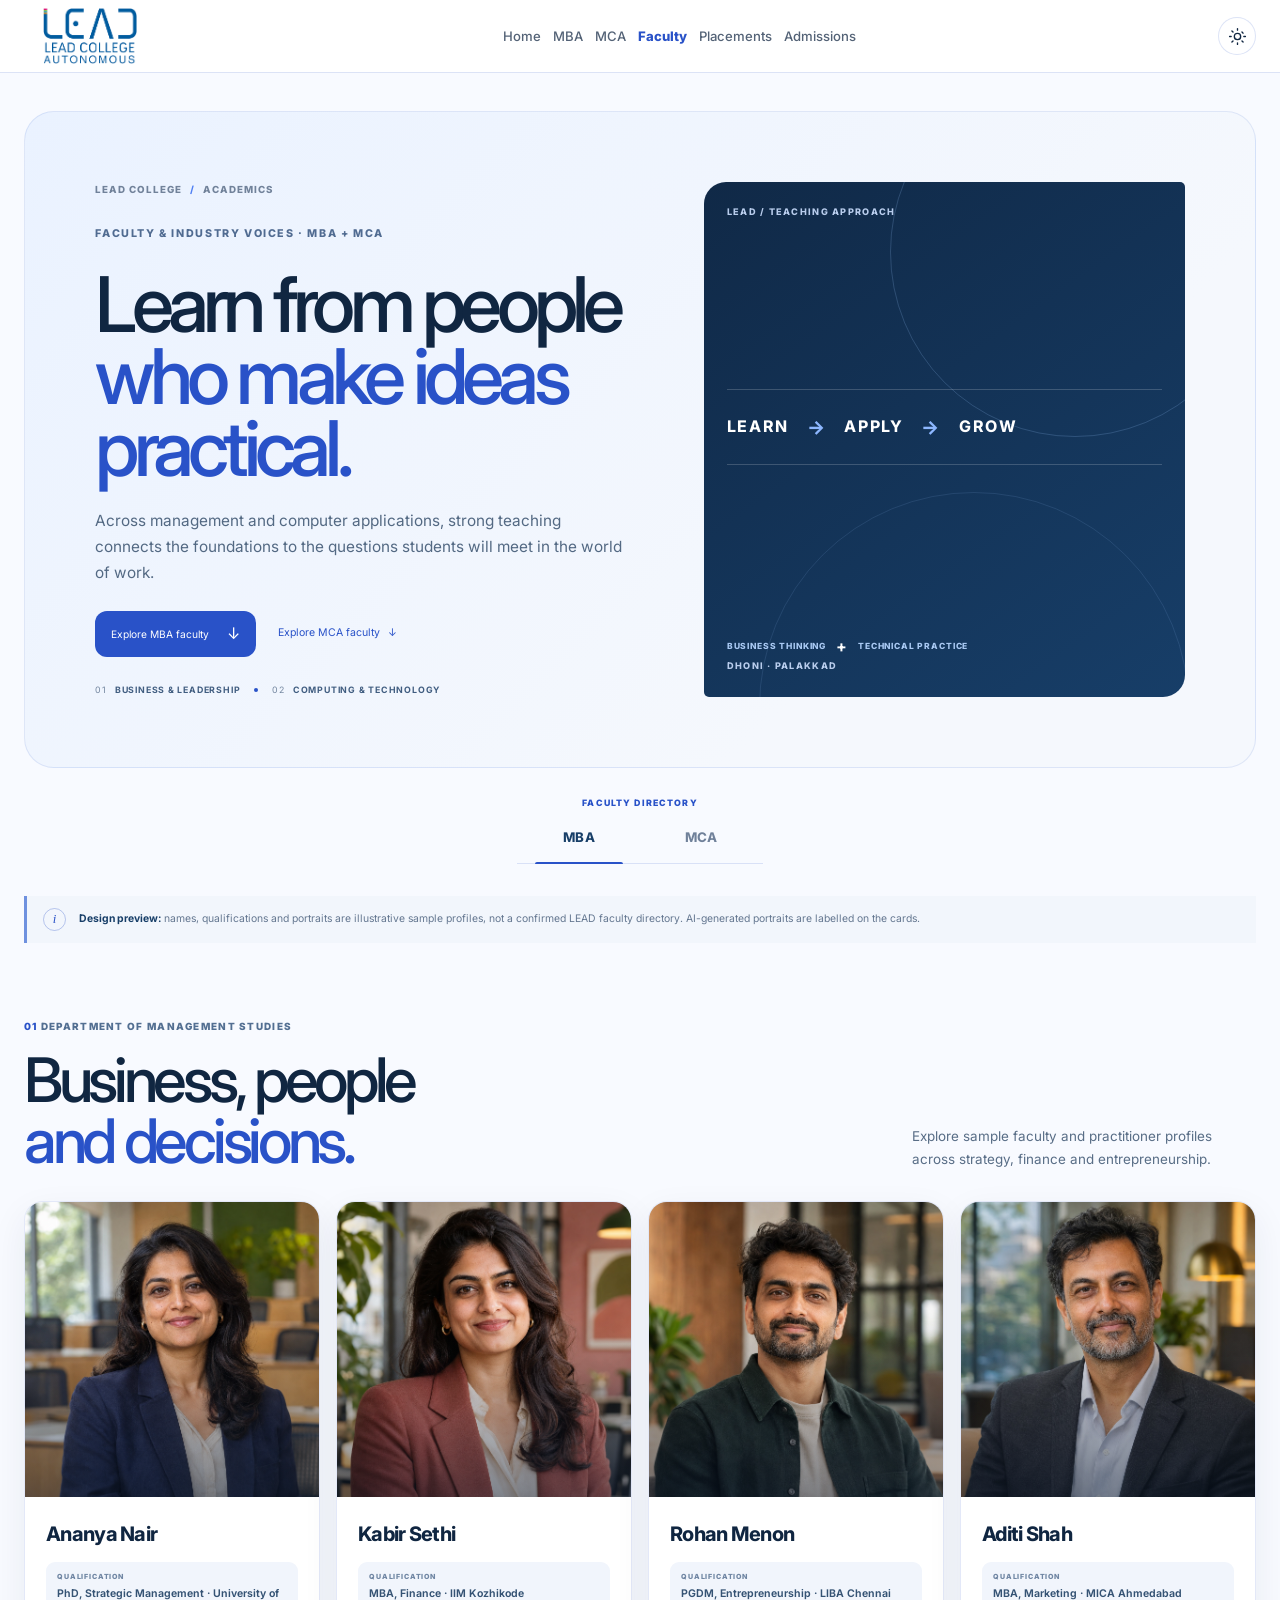
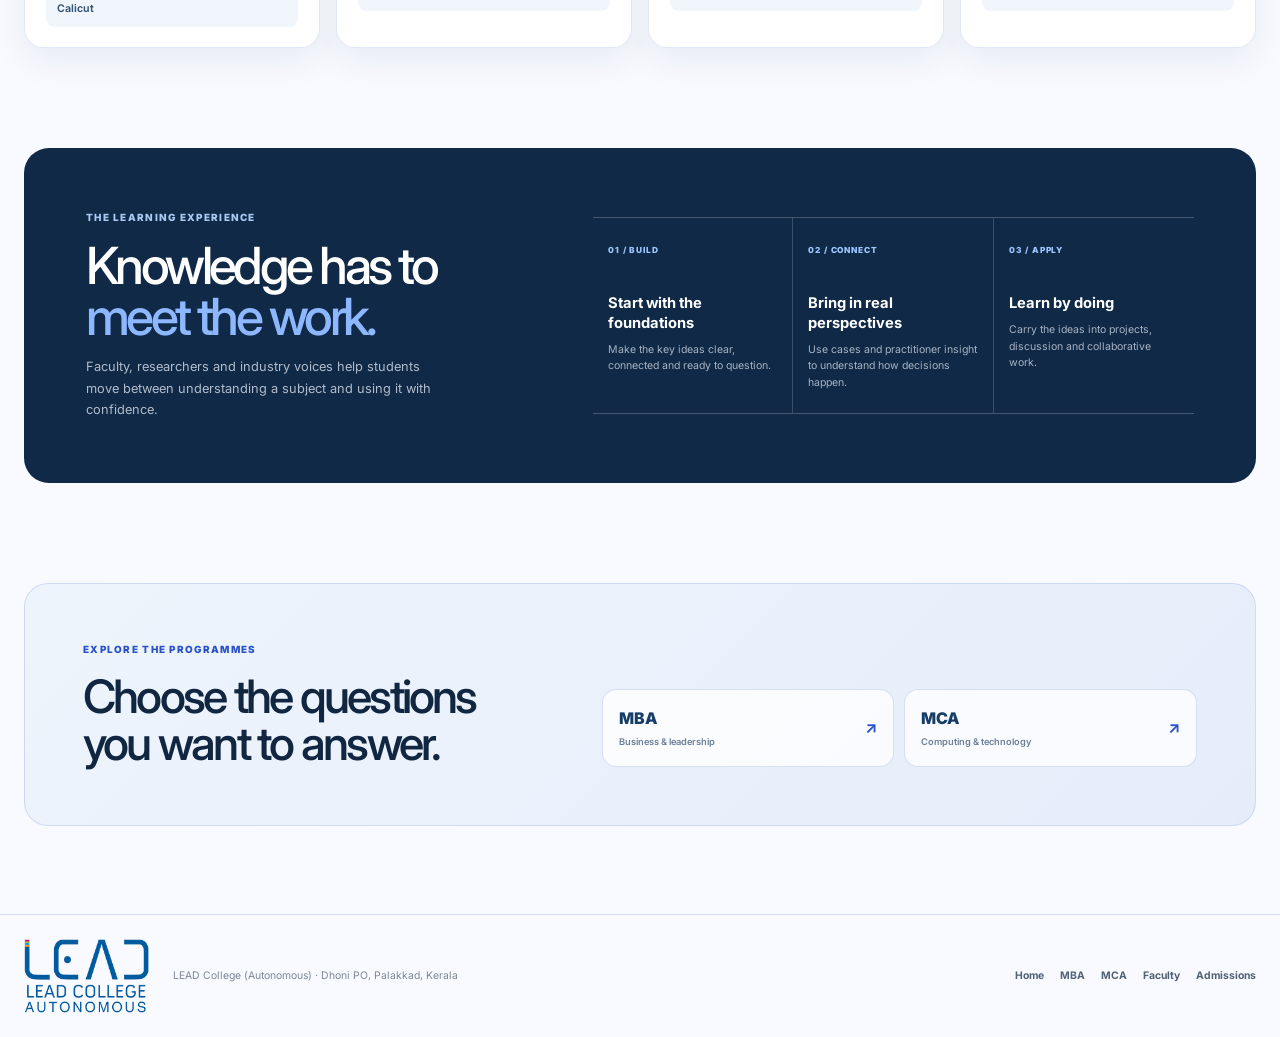
<file: faculty.html>
<!DOCTYPE html>
<html lang="en">
<head>
  <meta charset="UTF-8"/>
  <meta name="viewport" content="width=device-width, initial-scale=1.0"/>
  <title>Faculty &amp; Industry Voices | LEAD College</title>
  <meta name="description" content="Meet the faculty and industry voices shaping learning across the MBA and MCA programmes at LEAD College, Palakkad."/>
  <link rel="preconnect" href="https://fonts.googleapis.com"/>
  <link rel="preconnect" href="https://fonts.gstatic.com" crossorigin/>
  <link href="https://fonts.googleapis.com/css2?family=Inter:wght@100..900&display=swap" rel="stylesheet"/>
  <link rel="stylesheet" href="style.css"/>
</head>
<body data-theme="light">
  <div class="top-strip"><div class="top-strip-inner"><span class="strip-left">Admissions 2026 Open</span><span class="strip-center">+91 9497713693 &nbsp;·&nbsp; info@lead.ac.in &nbsp;·&nbsp; Dhoni, Palakkad</span><span class="strip-right"><a href="https://www.instagram.com/lead_college_official/" target="_blank" rel="noopener" aria-label="Instagram">ig</a><a href="https://in.linkedin.com/school/lead-college-autonomous/" target="_blank" rel="noopener" aria-label="LinkedIn">in</a></span></div></div>
  <header class="header" id="main-header">
    <div class="container header-inner">
      <a href="index.html" class="logo" aria-label="LEAD College Home"><img class="logo-image" src="lead-logo.png" alt="LEAD College Autonomous"/></a>
      <nav class="desk-nav" aria-label="Main navigation"><a href="index.html" class="nav-link">Home</a><a href="mba.html" class="nav-link">MBA</a><a href="mca.html" class="nav-link">MCA</a><a href="faculty.html" class="nav-link active" aria-current="page">Faculty</a><a href="index.html#careers" class="nav-link">Placements</a><a href="index.html#admissions" class="nav-link">Admissions</a></nav>
      <button class="theme-toggle" id="theme-toggle" type="button" aria-label="Switch to dark theme" title="Switch to dark theme"><svg class="theme-icon theme-icon-sun" viewBox="0 0 24 24" aria-hidden="true" fill="none"><circle cx="12" cy="12" r="4" stroke="currentColor" stroke-width="1.7"/><path d="M12 2v2m0 16v2M4.93 4.93l1.42 1.42m11.3 11.3 1.42 1.42M2 12h2m16 0h2M4.93 19.07l1.42-1.42m11.3-11.3 1.42 1.42" stroke="currentColor" stroke-width="1.7" stroke-linecap="round"/></svg><svg class="theme-icon theme-icon-moon" viewBox="0 0 24 24" aria-hidden="true" fill="none"><path d="M20.2 15.1A8.5 8.5 0 0 1 8.9 3.8 8.5 8.5 0 1 0 20.2 15.1Z" stroke="currentColor" stroke-width="1.7" stroke-linecap="round" stroke-linejoin="round"/></svg></button>
      <button class="hamburger" id="hamburger" type="button" aria-label="Toggle menu"><span></span><span></span><span></span></button>
    </div>
    <div class="mobile-menu" id="mobile-menu"><nav class="mobile-nav"><a class="mobile-nav-link" href="index.html">Home</a><a class="mobile-nav-link" href="mba.html">MBA Programme</a><a class="mobile-nav-link" href="mca.html">MCA Programme</a><a class="mobile-nav-link" href="faculty.html" aria-current="page">Faculty</a><a class="mobile-nav-link" href="index.html#careers">Placements</a><a class="mobile-nav-link" href="index.html#admissions">Admissions</a><a class="mobile-cta" href="https://admission.lead.ac.in/lead-college-of-management-mba-application" target="_blank" rel="noopener">Apply Now 2026</a></nav></div>
  </header>

  <main class="faculty-page-shell">
    <section class="faculty-page-hero" aria-labelledby="faculty-page-title">
      <div class="faculty-page-hero-copy">
        <a class="programme-breadcrumb" href="index.html">LEAD COLLEGE <span> / </span> ACADEMICS</a>
        <p class="programme-kicker"><span>FACULTY &amp; INDUSTRY VOICES</span> · MBA + MCA</p>
        <h1 id="faculty-page-title">Learn from people<br/><em>who make ideas practical.</em></h1>
        <p class="faculty-page-lede">Across management and computer applications, strong teaching connects the foundations to the questions students will meet in the world of work.</p>
        <div class="faculty-page-actions"><button class="programme-primary-action" type="button" data-faculty-select="mba">Explore MBA faculty <span aria-hidden="true">↓</span></button><button class="programme-secondary-action" type="button" data-faculty-select="mca">Explore MCA faculty <span aria-hidden="true">↓</span></button></div>
        <div class="faculty-hero-signature"><span>01 <b>BUSINESS &amp; LEADERSHIP</b></span><i></i><span>02 <b>COMPUTING &amp; TECHNOLOGY</b></span></div>
      </div>
      <aside class="faculty-hero-art" aria-label="How learning moves from ideas to practice">
        <div class="faculty-art-orbit faculty-orbit-one"></div><div class="faculty-art-orbit faculty-orbit-two"></div>
        <p class="faculty-art-label">LEAD / TEACHING APPROACH</p>
        <div class="faculty-art-center"><span>LEARN</span><i>→</i><span>APPLY</span><i>→</i><span>GROW</span></div>
        <div class="faculty-art-note"><span>BUSINESS THINKING</span><b>+</b><span>TECHNICAL PRACTICE</span></div>
        <span class="faculty-art-index">DHONI · PALAKKAD</span>
      </aside>
    </section>

    <p class="faculty-switcher-label"><span>FACULTY DIRECTORY</span></p>
    <div class="faculty-page-nav" id="faculty-directory" role="tablist" aria-label="Choose a programme to view faculty">
      <button class="faculty-program-tab is-active" id="tab-mba" type="button" role="tab" aria-selected="true" aria-controls="faculty-panel-mba" tabindex="0" data-faculty-tab="mba">MBA</button>
      <button class="faculty-program-tab" id="tab-mca" type="button" role="tab" aria-selected="false" aria-controls="faculty-panel-mca" tabindex="-1" data-faculty-tab="mca">MCA</button>
    </div>

    <div class="faculty-sample-note"><span class="faculty-note-mark">i</span><p><strong>Design preview:</strong> names, qualifications and portraits are illustrative sample profiles, not a confirmed LEAD faculty directory. AI-generated portraits are labelled on the cards.</p></div>

    <section class="faculty-program-group faculty-mba-group" id="faculty-panel-mba" role="tabpanel" aria-labelledby="tab-mba" tabindex="0">
      <div class="faculty-group-heading">
        <div><p class="faculty-page-eyebrow"><span>01</span> DEPARTMENT OF MANAGEMENT STUDIES</p><h2 id="mba-faculty-title">Business, people<br/><em>and decisions.</em></h2></div>
        <p>Explore sample faculty and practitioner profiles across strategy, finance and entrepreneurship.</p>
      </div>
      <div class="faculty-profile-grid faculty-mba-grid">
        <article class="faculty-profile-card">
          <div class="faculty-profile-photo"><img src="assets/faculty/faculty-strategy.jpg" alt="Illustrative portrait for sample strategy profile Ananya Nair" loading="lazy" decoding="async"></div>
          <div class="faculty-profile-copy"><h3>Ananya Nair</h3><p class="faculty-profile-qualification"><span>QUALIFICATION</span>PhD, Strategic Management · University of Calicut</p></div>
        </article>
        <article class="faculty-profile-card">
          <div class="faculty-profile-photo"><img src="assets/faculty/faculty-finance.jpg" alt="Illustrative portrait for sample finance profile Kabir Sethi" loading="lazy" decoding="async"></div>
          <div class="faculty-profile-copy"><h3>Kabir Sethi</h3><p class="faculty-profile-qualification"><span>QUALIFICATION</span>MBA, Finance · IIM Kozhikode</p></div>
        </article>
        <article class="faculty-profile-card">
          <div class="faculty-profile-photo"><img src="assets/faculty/faculty-startup.jpg" alt="Illustrative portrait for sample entrepreneurship profile Rohan Menon" loading="lazy" decoding="async"></div>
          <div class="faculty-profile-copy"><h3>Rohan Menon</h3><p class="faculty-profile-qualification"><span>QUALIFICATION</span>PGDM, Entrepreneurship · LIBA Chennai</p></div>
        </article>
        <article class="faculty-profile-card">
          <div class="faculty-profile-photo"><img src="assets/faculty/faculty-marketing.jpg" alt="Illustrative portrait for sample marketing faculty profile Aditi Shah" loading="lazy" decoding="async"></div>
          <div class="faculty-profile-copy"><h3>Aditi Shah</h3><p class="faculty-profile-qualification"><span>QUALIFICATION</span>MBA, Marketing · MICA Ahmedabad</p></div>
        </article>
      </div>
    </section>

    <section class="faculty-program-group faculty-mca-group" id="faculty-panel-mca" role="tabpanel" aria-labelledby="tab-mca" tabindex="0" hidden>
      <div class="faculty-group-heading">
        <div><p class="faculty-page-eyebrow"><span>02</span> DEPARTMENT OF COMPUTER APPLICATIONS</p><h2 id="mca-faculty-title">Systems, software<br/><em>and new possibilities.</em></h2></div>
        <p>Sample voices bring computing fundamentals into conversation with products, data and the way technology is built.</p>
      </div>
      <div class="faculty-profile-grid faculty-mca-grid">
        <article class="faculty-profile-card faculty-profile-featured">
          <div class="faculty-profile-photo"><img src="assets/faculty/faculty-computing-ai.jpg" alt="AI-generated illustrative portrait of fictional computer science educator Arvind Nair" loading="lazy" decoding="async"><span>AI-GENERATED SAMPLE</span></div>
          <div class="faculty-profile-copy"><h3>Arvind Nair</h3><p class="faculty-profile-qualification"><span>QUALIFICATION</span>PhD, Computer Science · NIT Calicut</p></div>
        </article>
        <article class="faculty-profile-card">
          <div class="faculty-profile-photo"><img src="assets/faculty/faculty-product.jpg" alt="Illustrative portrait for sample product and technology profile Neha Thomas" loading="lazy" decoding="async"></div>
          <div class="faculty-profile-copy"><h3>Neha Thomas</h3><p class="faculty-profile-qualification"><span>QUALIFICATION</span>MCA · Cochin University of Science and Technology</p></div>
        </article>
        <article class="faculty-profile-card">
          <div class="faculty-profile-photo"><img src="assets/faculty/faculty-computing-woman.jpg" alt="AI-generated portrait for fictional MCA faculty sample Meera Varghese" loading="lazy" decoding="async"><span>AI-GENERATED SAMPLE</span></div>
          <div class="faculty-profile-copy"><h3>Meera Varghese</h3><p class="faculty-profile-qualification"><span>QUALIFICATION</span>MTech, Computer Science · NIT Calicut</p></div>
        </article>
        <article class="faculty-profile-card">
          <div class="faculty-profile-photo"><img src="assets/faculty/faculty-computing-man.jpg" alt="AI-generated portrait for fictional MCA faculty sample Vivek Kumar" loading="lazy" decoding="async"><span>AI-GENERATED SAMPLE</span></div>
          <div class="faculty-profile-copy"><h3>Vivek Kumar</h3><p class="faculty-profile-qualification"><span>QUALIFICATION</span>MTech, Software Systems · VIT Vellore</p></div>
        </article>
      </div>
    </section>

    <section class="faculty-approach" id="teaching-approach" aria-labelledby="faculty-approach-title">
      <div class="faculty-approach-heading"><p class="faculty-page-eyebrow"><span>THE LEARNING EXPERIENCE</span></p><h2 id="faculty-approach-title">Knowledge has to<br/><em>meet the work.</em></h2><p>Faculty, researchers and industry voices help students move between understanding a subject and using it with confidence.</p></div>
      <div class="faculty-approach-steps"><article><span>01 / BUILD</span><h3>Start with the foundations</h3><p>Make the key ideas clear, connected and ready to question.</p></article><article><span>02 / CONNECT</span><h3>Bring in real perspectives</h3><p>Use cases and practitioner insight to understand how decisions happen.</p></article><article><span>03 / APPLY</span><h3>Learn by doing</h3><p>Carry the ideas into projects, discussion and collaborative work.</p></article></div>
    </section>

    <section class="faculty-page-cta"><div><p class="faculty-page-eyebrow"><span>EXPLORE THE PROGRAMMES</span></p><h2>Choose the questions<br/>you want to answer.</h2></div><div class="faculty-cta-links"><a href="mba.html">MBA <span>Business &amp; leadership</span><b aria-hidden="true">↗</b></a><a href="mca.html">MCA <span>Computing &amp; technology</span><b aria-hidden="true">↗</b></a></div></section>
  </main>

  <footer class="programme-footer"><a href="index.html"><img src="lead-logo.png" alt="LEAD College Autonomous"/></a><p>LEAD College (Autonomous) · Dhoni PO, Palakkad, Kerala</p><nav><a href="index.html">Home</a><a href="mba.html">MBA</a><a href="mca.html">MCA</a><a href="faculty.html">Faculty</a><a href="index.html#admissions">Admissions</a></nav></footer>
  <script src="script.js"></script>
</body>
</html>
</file>
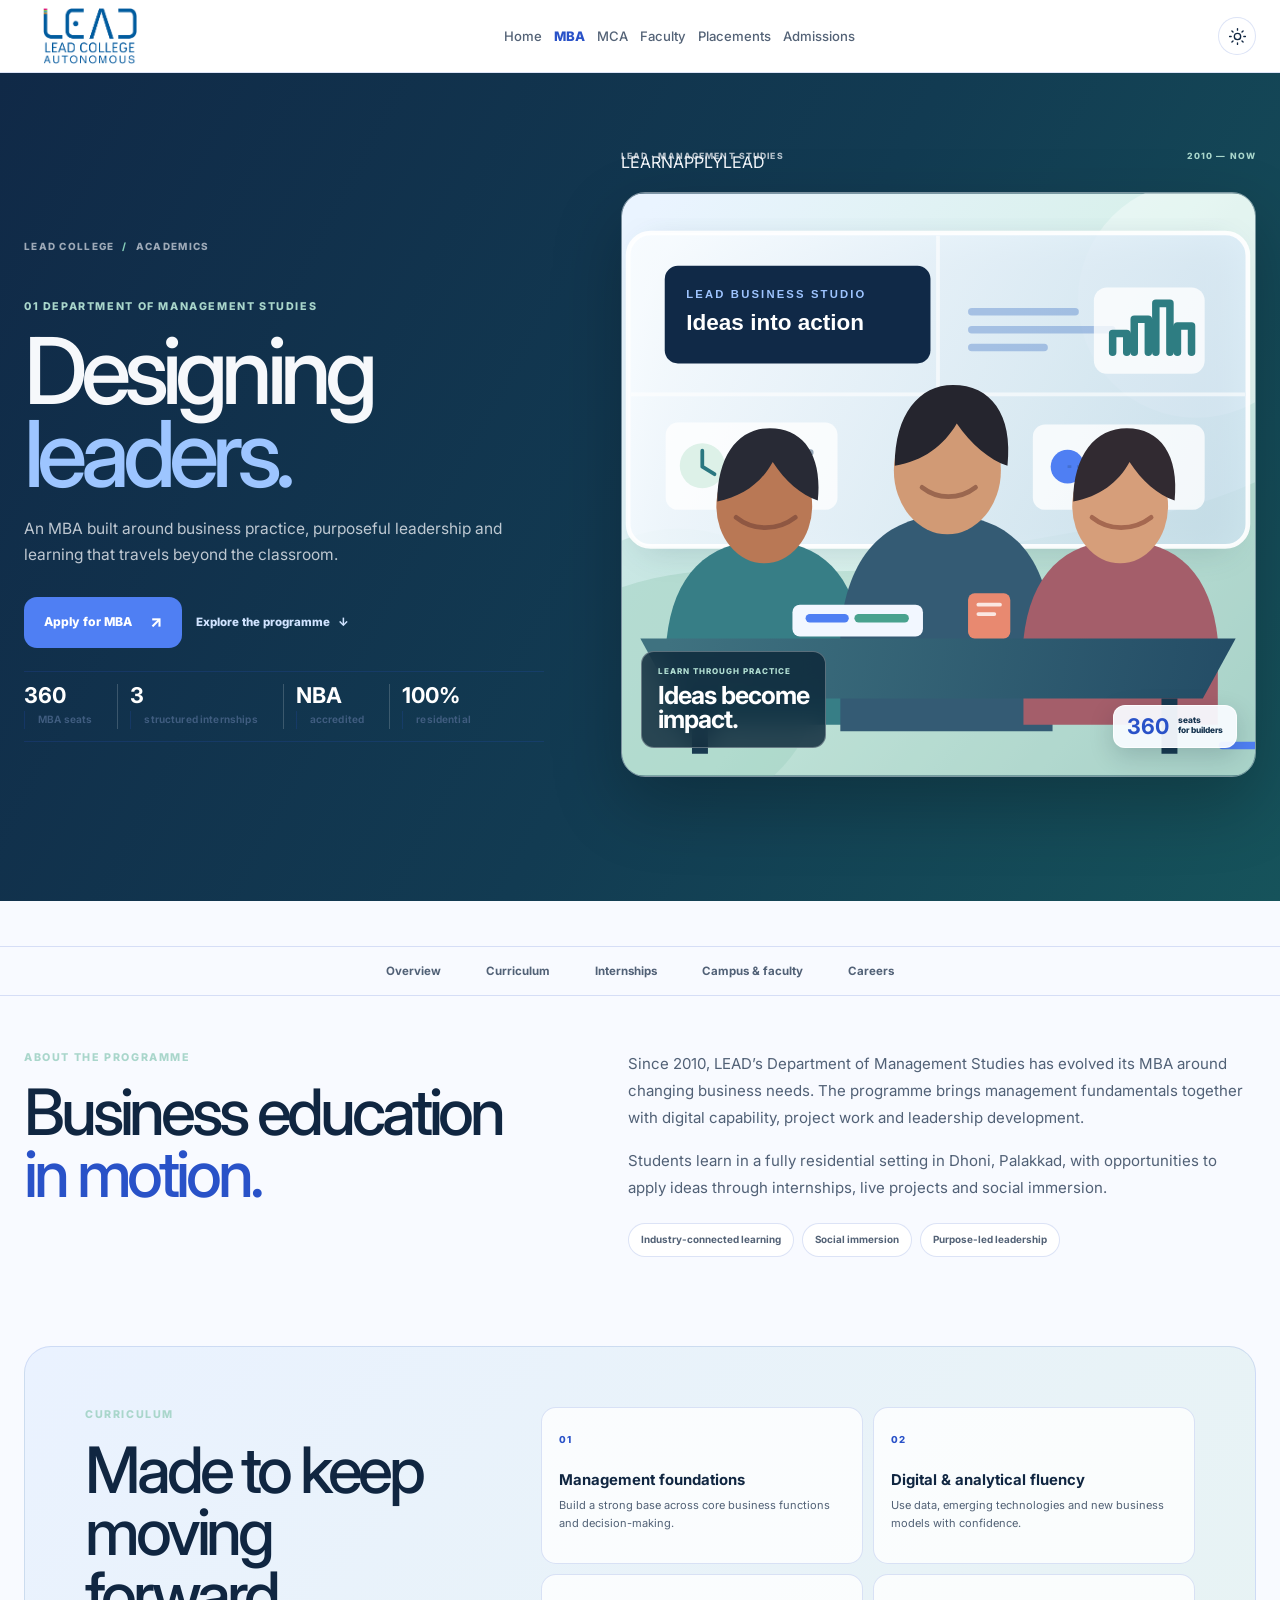
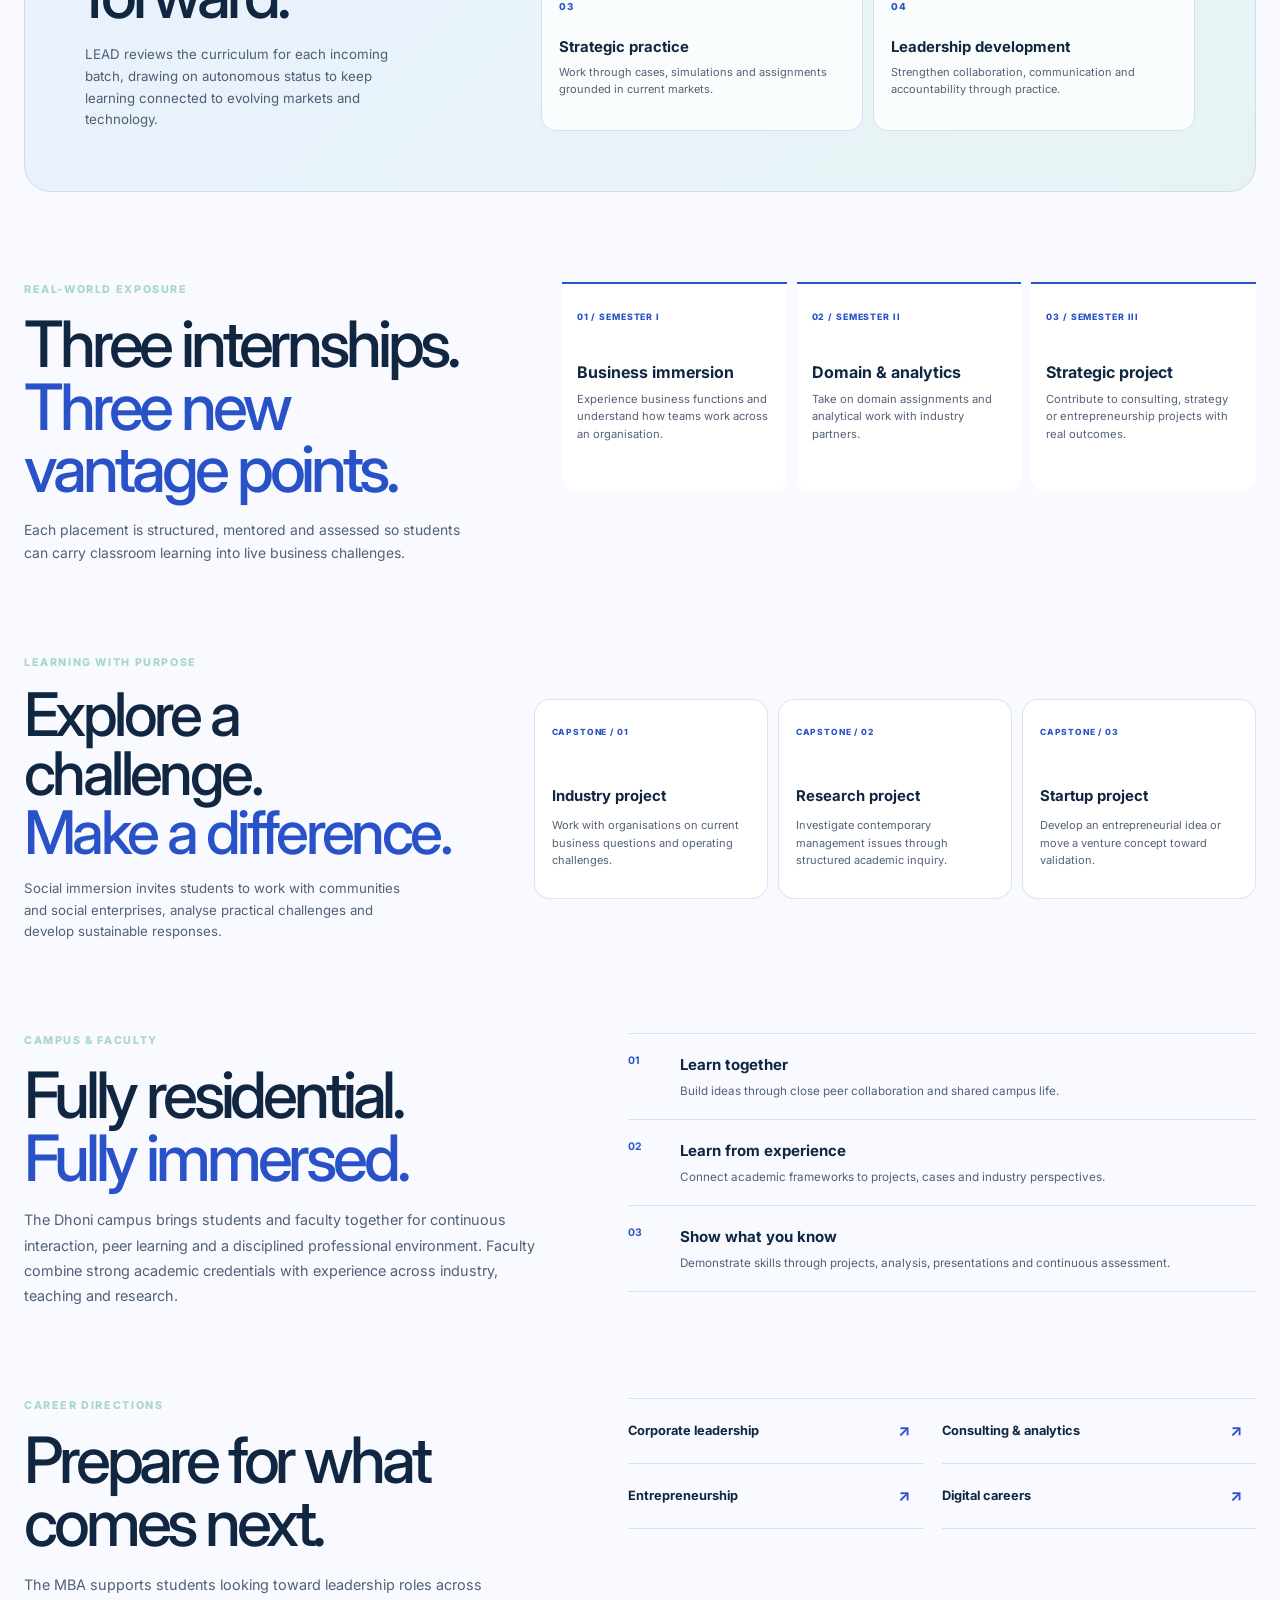
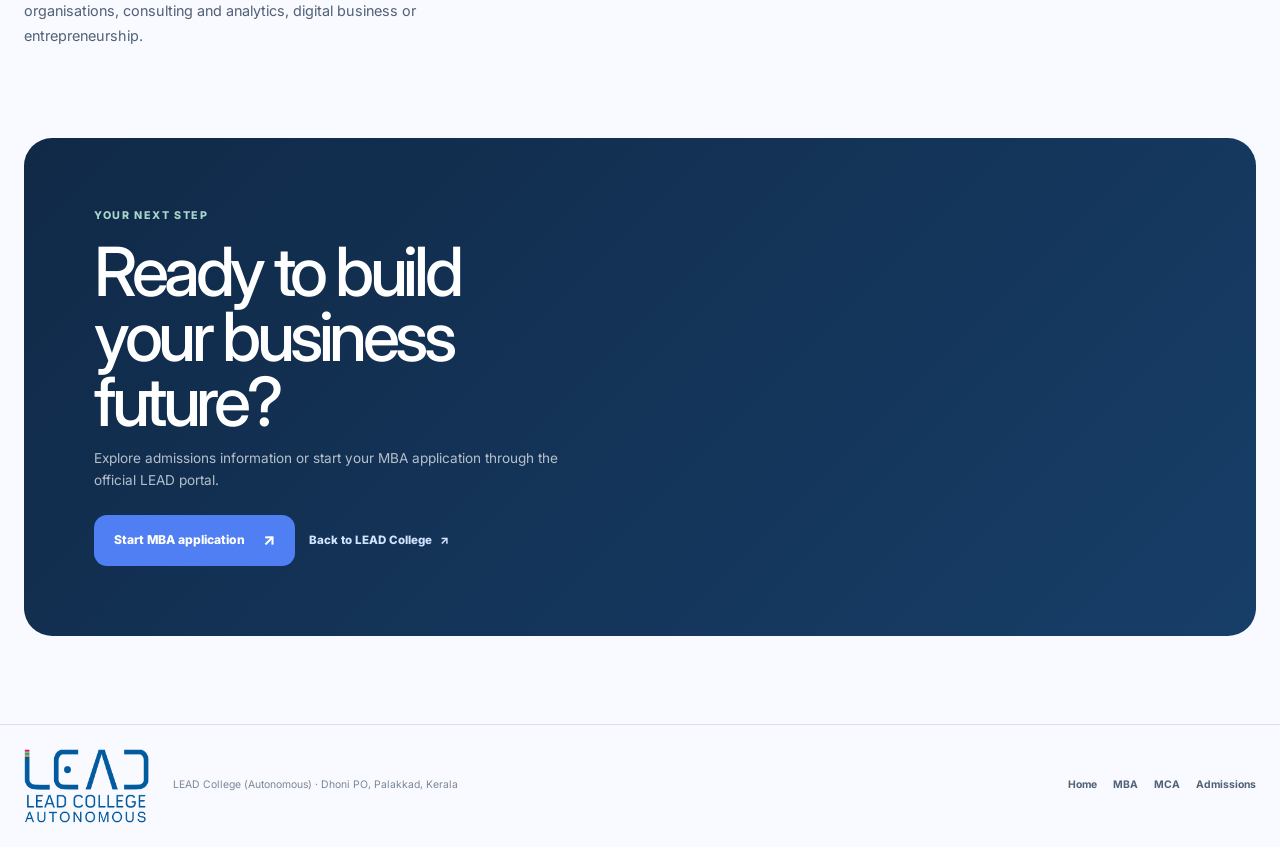
<file: mba.html>
<!DOCTYPE html>
<html lang="en">
<head>
  <meta charset="UTF-8"/>
  <meta name="viewport" content="width=device-width, initial-scale=1.0"/>
  <title>MBA Programme | LEAD College, Palakkad</title>
  <meta name="description" content="Explore the fully residential MBA at LEAD College: an evolving curriculum, three internships, live projects and leadership development in Dhoni, Palakkad."/>
  <link rel="preconnect" href="https://fonts.googleapis.com"/>
  <link rel="preconnect" href="https://fonts.gstatic.com" crossorigin/>
  <link href="https://fonts.googleapis.com/css2?family=Inter:wght@100..900&display=swap" rel="stylesheet"/>
  <link rel="stylesheet" href="style.css"/>
</head>
<body data-theme="light">
  <div class="top-strip"><div class="top-strip-inner"><span class="strip-left">Admissions 2026 Open</span><span class="strip-center">+91 9497713693 &nbsp;·&nbsp; info@lead.ac.in &nbsp;·&nbsp; Dhoni, Palakkad</span><span class="strip-right"><a href="https://www.instagram.com/lead_college_official/" target="_blank" rel="noopener" aria-label="Instagram">ig</a><a href="https://in.linkedin.com/school/lead-college-autonomous/" target="_blank" rel="noopener" aria-label="LinkedIn">in</a></span></div></div>
  <header class="header" id="main-header">
    <div class="container header-inner">
      <a href="index.html" class="logo" aria-label="LEAD College Home"><img class="logo-image" src="lead-logo.png" alt="LEAD College Autonomous"/></a>
      <nav class="desk-nav" aria-label="Main navigation"><a href="index.html" class="nav-link">Home</a><a href="mba.html" class="nav-link active" aria-current="page">MBA</a><a href="mca.html" class="nav-link">MCA</a><a href="faculty.html" class="nav-link">Faculty</a><a href="index.html#careers" class="nav-link">Placements</a><a href="index.html#admissions" class="nav-link">Admissions</a></nav>
      <button class="theme-toggle" id="theme-toggle" type="button" aria-label="Switch to dark theme" title="Switch to dark theme"><svg class="theme-icon theme-icon-sun" viewBox="0 0 24 24" aria-hidden="true" fill="none"><circle cx="12" cy="12" r="4" stroke="currentColor" stroke-width="1.7"/><path d="M12 2v2m0 16v2M4.93 4.93l1.42 1.42m11.3 11.3 1.42 1.42M2 12h2m16 0h2M4.93 19.07l1.42-1.42m11.3-11.3 1.42-1.42" stroke="currentColor" stroke-width="1.7" stroke-linecap="round"/></svg><svg class="theme-icon theme-icon-moon" viewBox="0 0 24 24" aria-hidden="true" fill="none"><path d="M20.2 15.1A8.5 8.5 0 0 1 8.9 3.8 8.5 8.5 0 1 0 20.2 15.1Z" stroke="currentColor" stroke-width="1.7" stroke-linecap="round" stroke-linejoin="round"/></svg></button>
      <button class="hamburger" id="hamburger" type="button" aria-label="Toggle menu"><span></span><span></span><span></span></button>
    </div>
    <div class="mobile-menu" id="mobile-menu"><nav class="mobile-nav"><a class="mobile-nav-link" href="index.html">Home</a><a class="mobile-nav-link" href="mba.html">MBA Programme</a><a class="mobile-nav-link" href="mca.html">MCA Programme</a><a class="mobile-nav-link" href="faculty.html">Faculty</a><a class="mobile-nav-link" href="index.html#careers">Placements</a><a class="mobile-nav-link" href="index.html#admissions">Admissions</a><a class="mobile-cta" href="https://admission.lead.ac.in/lead-college-of-management-mba-application" target="_blank" rel="noopener">Apply for MBA</a></nav></div>
  </header>

  <main class="programme-page-shell programme-mba">
    <section class="programme-hero">
      <div class="programme-hero-copy">
        <a class="programme-breadcrumb" href="index.html">LEAD COLLEGE <span> / </span> ACADEMICS</a>
        <p class="programme-kicker"><span>01</span> DEPARTMENT OF MANAGEMENT STUDIES</p>
        <h1>Designing<br/><span>leaders.</span></h1>
        <p class="programme-lede">An MBA built around business practice, purposeful leadership and learning that travels beyond the classroom.</p>
        <div class="programme-actions"><a class="programme-primary-action" href="https://admission.lead.ac.in/lead-college-of-management-mba-application" target="_blank" rel="noopener">Apply for MBA <span aria-hidden="true">↗</span></a><a class="programme-secondary-action" href="#programme-overview">Explore the programme <span aria-hidden="true">↓</span></a></div>
        <div class="programme-facts"><div><strong>360</strong><span>MBA seats</span></div><div><strong>3</strong><span>structured internships</span></div><div><strong>NBA</strong><span>accredited</span></div><div><strong>100%</strong><span>residential</span></div></div>
      </div>
      <div class="programme-hero-art programme-art-mba" aria-label="MBA learning pathway illustration">
        <div class="programme-art-top"><span>LEAD · MANAGEMENT STUDIES</span><span>2010 — NOW</span></div>
        <img class="mba-hero-illustration" src="assets/mba-hero.svg" alt="Three MBA students collaborating around a table in a bright business workshop"/>
        <div class="mba-hero-caption"><span>LEARN THROUGH PRACTICE</span><strong>Ideas become<br/>impact.</strong></div>
        <div class="mba-hero-stamp"><strong>360</strong><span>seats<br/>for builders</span></div>
        <div class="mba-art-footer"><span>LEARN</span><i></i><span>APPLY</span><i></i><span>LEAD</span></div>
        <div class="programme-art-orbit" aria-hidden="true"></div>
      </div>
    </section>

    <nav class="programme-subnav" aria-label="MBA programme sections"><a href="#programme-overview">Overview</a><a href="#mba-curriculum">Curriculum</a><a href="#mba-internships">Internships</a><a href="#mba-campus">Campus &amp; faculty</a><a href="#mba-careers">Careers</a></nav>

    <section class="programme-overview programme-content-section" id="programme-overview">
      <div class="programme-section-heading"><p class="programme-kicker"><span>ABOUT THE PROGRAMME</span></p><h2>Business education<br/><em>in motion.</em></h2></div>
      <div class="programme-overview-copy"><p>Since 2010, LEAD’s Department of Management Studies has evolved its MBA around changing business needs. The programme brings management fundamentals together with digital capability, project work and leadership development.</p><p>Students learn in a fully residential setting in Dhoni, Palakkad, with opportunities to apply ideas through internships, live projects and social immersion.</p><div class="programme-inline-points"><span>Industry-connected learning</span><span>Social immersion</span><span>Purpose-led leadership</span></div></div>
    </section>

    <section class="programme-curriculum programme-content-section" id="mba-curriculum">
      <div class="programme-curriculum-intro"><p class="programme-kicker"><span>CURRICULUM</span></p><h2>Made to keep<br/>moving forward.</h2><p>LEAD reviews the curriculum for each incoming batch, drawing on autonomous status to keep learning connected to evolving markets and technology.</p></div>
      <div class="programme-curriculum-grid"><article><span>01</span><h3>Management foundations</h3><p>Build a strong base across core business functions and decision-making.</p></article><article><span>02</span><h3>Digital &amp; analytical fluency</h3><p>Use data, emerging technologies and new business models with confidence.</p></article><article><span>03</span><h3>Strategic practice</h3><p>Work through cases, simulations and assignments grounded in current markets.</p></article><article><span>04</span><h3>Leadership development</h3><p>Strengthen collaboration, communication and accountability through practice.</p></article></div>
    </section>

    <section class="programme-internships programme-content-section" id="mba-internships">
      <div class="programme-section-heading"><p class="programme-kicker"><span>REAL-WORLD EXPOSURE</span></p><h2>Three internships.<br/><em>Three new vantage points.</em></h2><p>Each placement is structured, mentored and assessed so students can carry classroom learning into live business challenges.</p></div>
      <div class="internship-steps"><article><span class="internship-number">01 / SEMESTER I</span><h3>Business immersion</h3><p>Experience business functions and understand how teams work across an organisation.</p></article><article><span class="internship-number">02 / SEMESTER II</span><h3>Domain &amp; analytics</h3><p>Take on domain assignments and analytical work with industry partners.</p></article><article><span class="internship-number">03 / SEMESTER III</span><h3>Strategic project</h3><p>Contribute to consulting, strategy or entrepreneurship projects with real outcomes.</p></article></div>
    </section>

    <section class="programme-pathways programme-content-section">
      <div class="programme-pathway-intro"><p class="programme-kicker"><span>LEARNING WITH PURPOSE</span></p><h2>Explore a challenge.<br/><em>Make a difference.</em></h2><p>Social immersion invites students to work with communities and social enterprises, analyse practical challenges and develop sustainable responses.</p></div>
      <div class="pathway-card-grid"><article><span>CAPSTONE / 01</span><h3>Industry project</h3><p>Work with organisations on current business questions and operating challenges.</p></article><article><span>CAPSTONE / 02</span><h3>Research project</h3><p>Investigate contemporary management issues through structured academic inquiry.</p></article><article><span>CAPSTONE / 03</span><h3>Startup project</h3><p>Develop an entrepreneurial idea or move a venture concept toward validation.</p></article></div>
    </section>

    <section class="programme-campus programme-content-section" id="mba-campus">
      <div><p class="programme-kicker"><span>CAMPUS &amp; FACULTY</span></p><h2>Fully residential.<br/><em>Fully immersed.</em></h2><p>The Dhoni campus brings students and faculty together for continuous interaction, peer learning and a disciplined professional environment. Faculty combine strong academic credentials with experience across industry, teaching and research.</p></div>
      <div class="programme-campus-points"><article><b>01</b><div><h3>Learn together</h3><p>Build ideas through close peer collaboration and shared campus life.</p></div></article><article><b>02</b><div><h3>Learn from experience</h3><p>Connect academic frameworks to projects, cases and industry perspectives.</p></div></article><article><b>03</b><div><h3>Show what you know</h3><p>Demonstrate skills through projects, analysis, presentations and continuous assessment.</p></div></article></div>
    </section>

    <section class="programme-careers programme-content-section" id="mba-careers">
      <div><p class="programme-kicker"><span>CAREER DIRECTIONS</span></p><h2>Prepare for what<br/>comes next.</h2><p>The MBA supports students looking toward leadership roles across organisations, consulting and analytics, digital business or entrepreneurship.</p></div>
      <div class="career-direction-grid"><article>Corporate leadership <span>↗</span></article><article>Consulting &amp; analytics <span>↗</span></article><article>Entrepreneurship <span>↗</span></article><article>Digital careers <span>↗</span></article></div>
    </section>

    <section class="programme-final-cta"><p class="programme-kicker"><span>YOUR NEXT STEP</span></p><h2>Ready to build<br/>your business future?</h2><p>Explore admissions information or start your MBA application through the official LEAD portal.</p><div class="programme-actions"><a class="programme-primary-action" href="https://admission.lead.ac.in/lead-college-of-management-mba-application" target="_blank" rel="noopener">Start MBA application <span aria-hidden="true">↗</span></a><a class="programme-secondary-action" href="index.html">Back to LEAD College <span aria-hidden="true">↗</span></a></div></section>
  </main>

  <footer class="programme-footer"><a href="index.html"><img src="lead-logo.png" alt="LEAD College Autonomous"/></a><p>LEAD College (Autonomous) · Dhoni PO, Palakkad, Kerala</p><nav><a href="index.html">Home</a><a href="mba.html">MBA</a><a href="mca.html">MCA</a><a href="index.html#admissions">Admissions</a></nav></footer>
  <script src="script.js"></script>
</body>
</html>
</file>
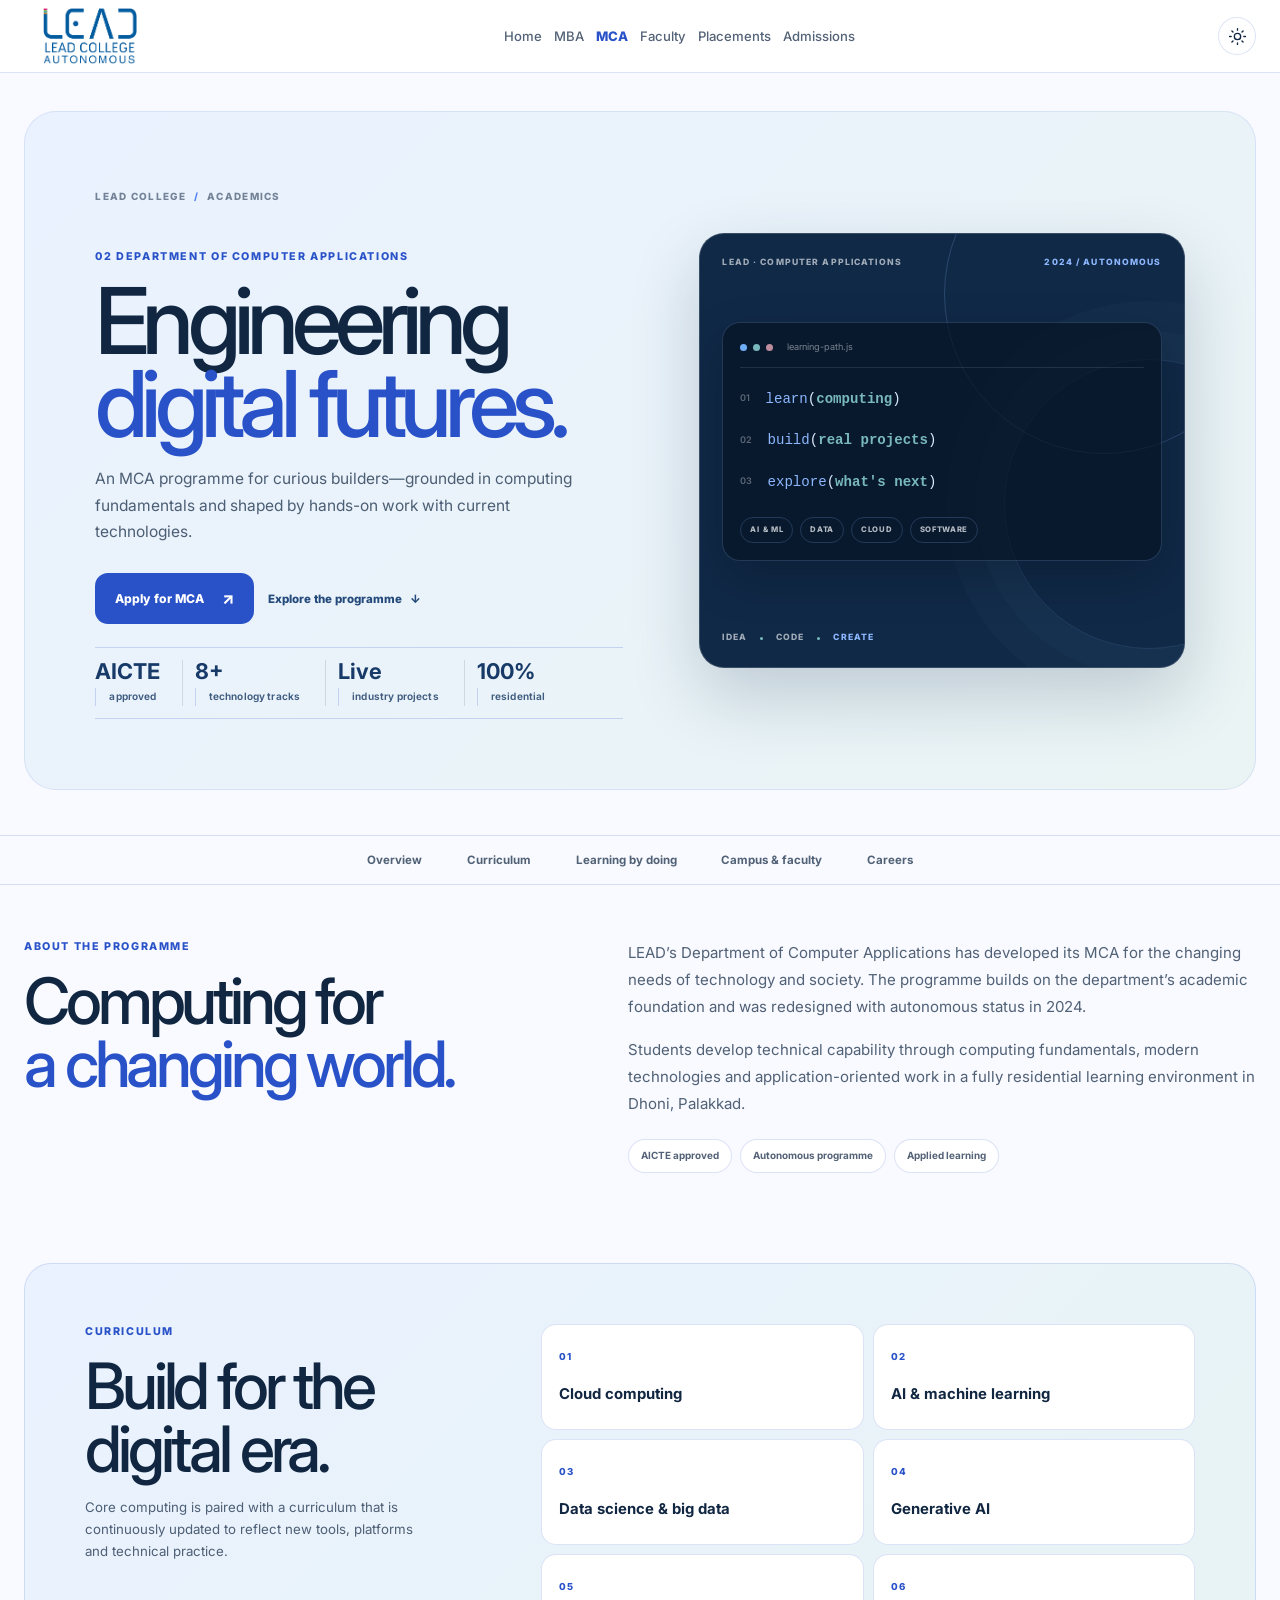
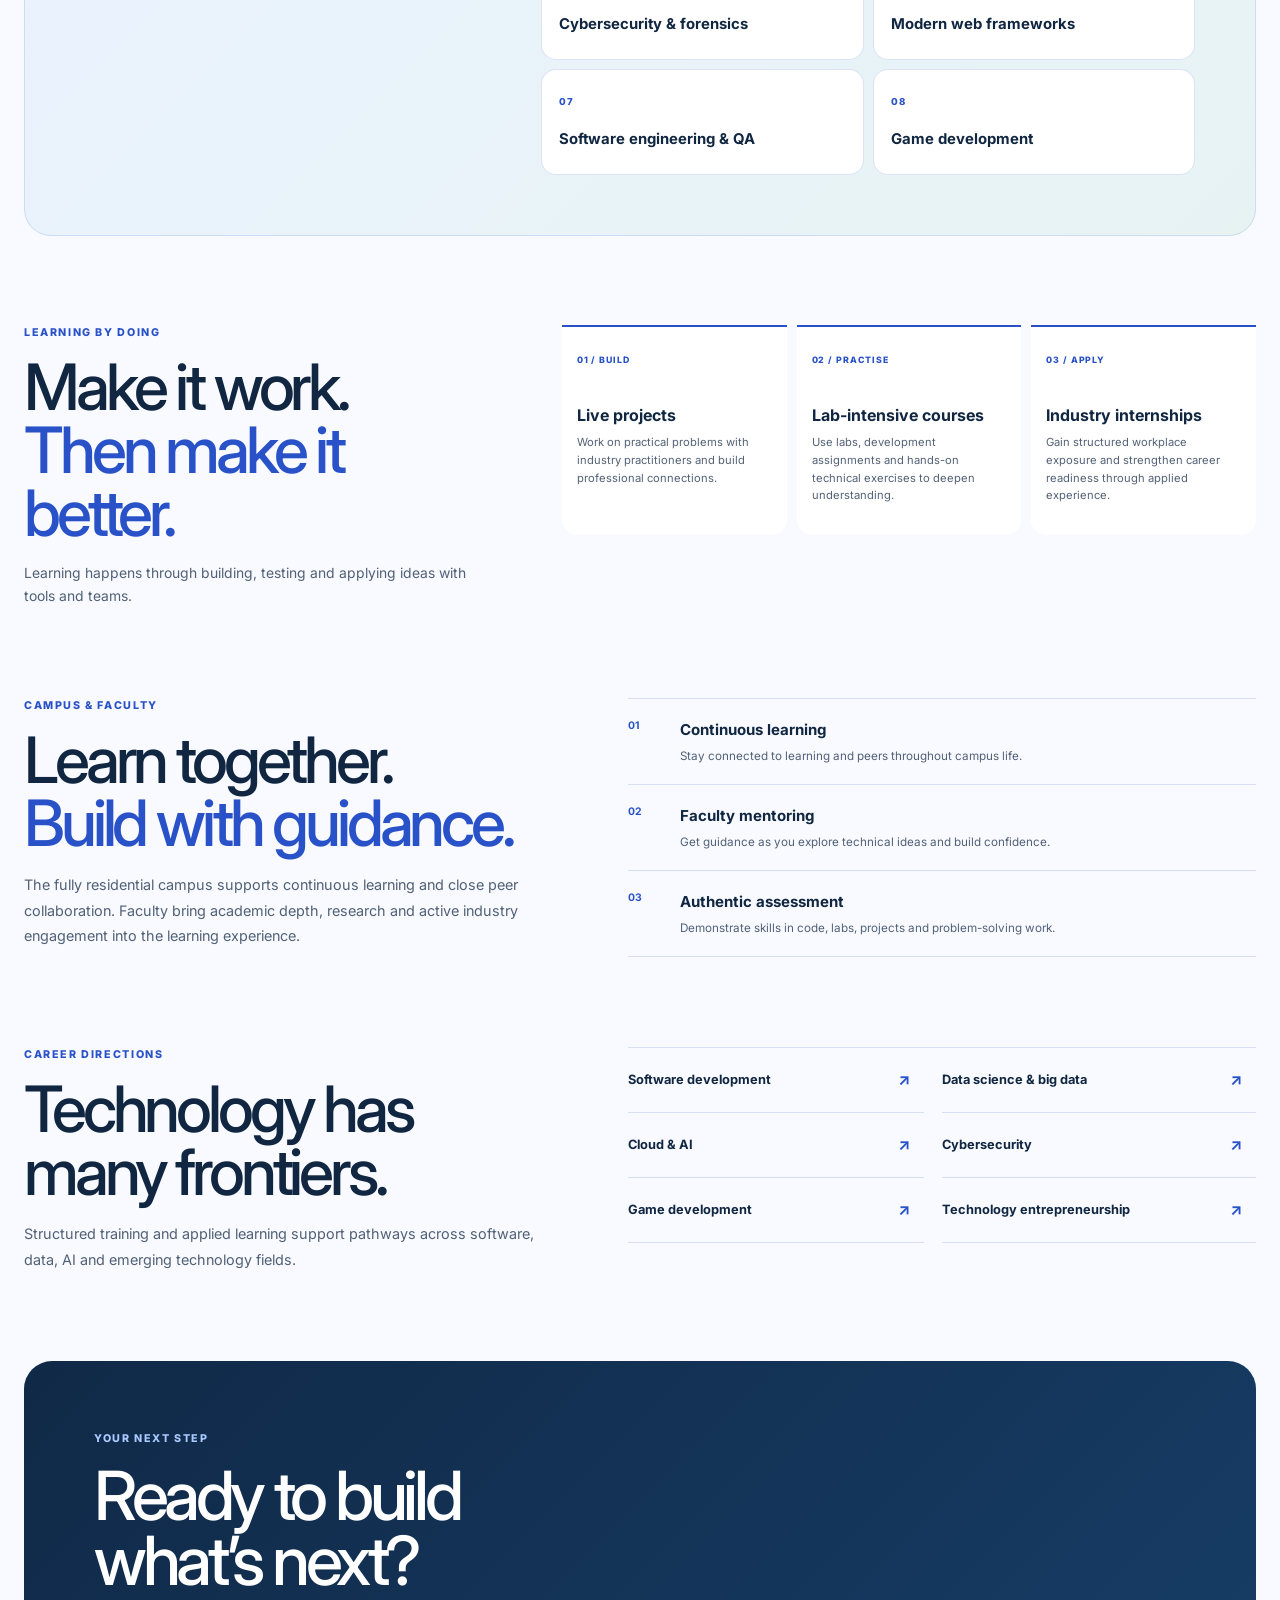
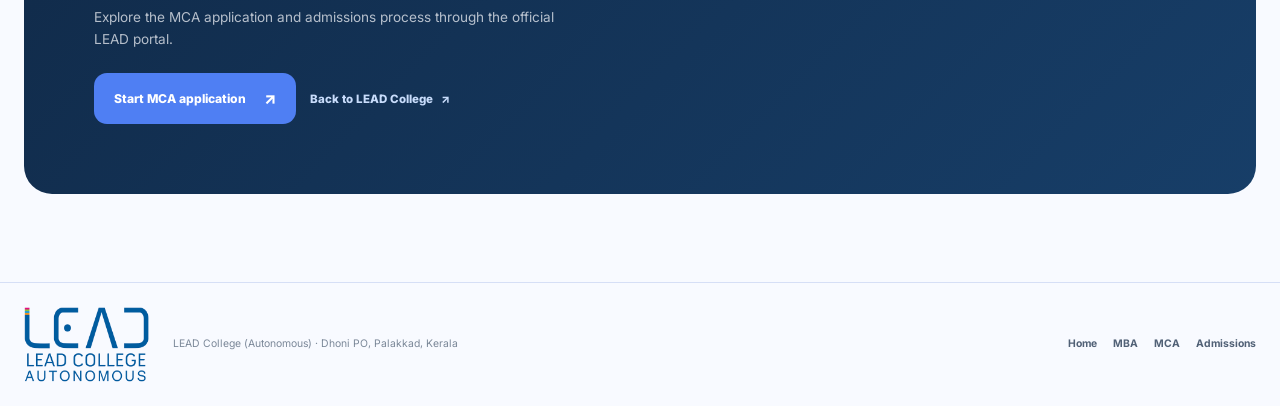
<file: mca.html>
<!DOCTYPE html>
<html lang="en">
<head>
  <meta charset="UTF-8"/>
  <meta name="viewport" content="width=device-width, initial-scale=1.0"/>
  <title>MCA Programme | LEAD College, Palakkad</title>
  <meta name="description" content="Explore LEAD College’s fully residential MCA: an AICTE-approved, autonomous programme in computing, AI, data science, cloud and applied technology."/>
  <link rel="preconnect" href="https://fonts.googleapis.com"/>
  <link rel="preconnect" href="https://fonts.gstatic.com" crossorigin/>
  <link href="https://fonts.googleapis.com/css2?family=Inter:wght@100..900&display=swap" rel="stylesheet"/>
  <link rel="stylesheet" href="style.css"/>
</head>
<body data-theme="light">
  <div class="top-strip"><div class="top-strip-inner"><span class="strip-left">Admissions 2026 Open</span><span class="strip-center">+91 9497713693 &nbsp;·&nbsp; info@lead.ac.in &nbsp;·&nbsp; Dhoni, Palakkad</span><span class="strip-right"><a href="https://www.instagram.com/lead_college_official/" target="_blank" rel="noopener" aria-label="Instagram">ig</a><a href="https://in.linkedin.com/school/lead-college-autonomous/" target="_blank" rel="noopener" aria-label="LinkedIn">in</a></span></div></div>
  <header class="header" id="main-header">
    <div class="container header-inner">
      <a href="index.html" class="logo" aria-label="LEAD College Home"><img class="logo-image" src="lead-logo.png" alt="LEAD College Autonomous"/></a>
      <nav class="desk-nav" aria-label="Main navigation"><a href="index.html" class="nav-link">Home</a><a href="mba.html" class="nav-link">MBA</a><a href="mca.html" class="nav-link active" aria-current="page">MCA</a><a href="faculty.html" class="nav-link">Faculty</a><a href="index.html#careers" class="nav-link">Placements</a><a href="index.html#admissions" class="nav-link">Admissions</a></nav>
      <button class="theme-toggle" id="theme-toggle" type="button" aria-label="Switch to dark theme" title="Switch to dark theme"><svg class="theme-icon theme-icon-sun" viewBox="0 0 24 24" aria-hidden="true" fill="none"><circle cx="12" cy="12" r="4" stroke="currentColor" stroke-width="1.7"/><path d="M12 2v2m0 16v2M4.93 4.93l1.42 1.42m11.3 11.3 1.42 1.42M2 12h2m16 0h2M4.93 19.07l1.42-1.42m11.3-11.3 1.42-1.42" stroke="currentColor" stroke-width="1.7" stroke-linecap="round"/></svg><svg class="theme-icon theme-icon-moon" viewBox="0 0 24 24" aria-hidden="true" fill="none"><path d="M20.2 15.1A8.5 8.5 0 0 1 8.9 3.8 8.5 8.5 0 1 0 20.2 15.1Z" stroke="currentColor" stroke-width="1.7" stroke-linecap="round" stroke-linejoin="round"/></svg></button>
      <button class="hamburger" id="hamburger" type="button" aria-label="Toggle menu"><span></span><span></span><span></span></button>
    </div>
    <div class="mobile-menu" id="mobile-menu"><nav class="mobile-nav"><a class="mobile-nav-link" href="index.html">Home</a><a class="mobile-nav-link" href="mba.html">MBA Programme</a><a class="mobile-nav-link" href="mca.html">MCA Programme</a><a class="mobile-nav-link" href="faculty.html">Faculty</a><a class="mobile-nav-link" href="index.html#careers">Placements</a><a class="mobile-nav-link" href="index.html#admissions">Admissions</a><a class="mobile-cta" href="https://admission.lead.ac.in/lead-college-of-management-mca-application" target="_blank" rel="noopener">Apply for MCA</a></nav></div>
  </header>

  <main class="programme-page-shell programme-mca">
    <section class="programme-hero">
      <div class="programme-hero-copy">
        <a class="programme-breadcrumb" href="index.html">LEAD COLLEGE <span> / </span> ACADEMICS</a>
        <p class="programme-kicker"><span>02</span> DEPARTMENT OF COMPUTER APPLICATIONS</p>
        <h1>Engineering<br/><span>digital futures.</span></h1>
        <p class="programme-lede">An MCA programme for curious builders—grounded in computing fundamentals and shaped by hands-on work with current technologies.</p>
        <div class="programme-actions"><a class="programme-primary-action" href="https://admission.lead.ac.in/lead-college-of-management-mca-application" target="_blank" rel="noopener">Apply for MCA <span aria-hidden="true">↗</span></a><a class="programme-secondary-action" href="#mca-overview">Explore the programme <span aria-hidden="true">↓</span></a></div>
        <div class="programme-facts"><div><strong>AICTE</strong><span>approved</span></div><div><strong>8+</strong><span>technology tracks</span></div><div><strong>Live</strong><span>industry projects</span></div><div><strong>100%</strong><span>residential</span></div></div>
      </div>
      <div class="programme-hero-art programme-art-mca" aria-label="MCA learning pathway illustration">
        <div class="programme-art-top"><span>LEAD · COMPUTER APPLICATIONS</span><span>2024 / AUTONOMOUS</span></div>
        <div class="mca-code-window"><div class="mca-window-top"><i></i><i></i><i></i><span>learning-path.js</span></div><div class="mca-code-lines"><span><b>01</b><code><em>learn</em>(<strong>computing</strong>)</code></span><span><b>02</b><code><em>build</em>(<strong>real projects</strong>)</code></span><span><b>03</b><code><em>explore</em>(<strong>what's next</strong>)</code></span></div><div class="mca-art-tags"><span>AI &amp; ML</span><span>DATA</span><span>CLOUD</span><span>SOFTWARE</span></div></div>
        <div class="programme-art-footer"><span>IDEA</span><i></i><span>CODE</span><i></i><span>CREATE</span></div>
        <div class="programme-art-orbit" aria-hidden="true"></div>
      </div>
    </section>

    <nav class="programme-subnav" aria-label="MCA programme sections"><a href="#mca-overview">Overview</a><a href="#mca-curriculum">Curriculum</a><a href="#mca-learning">Learning by doing</a><a href="#mca-campus">Campus &amp; faculty</a><a href="#mca-careers">Careers</a></nav>

    <section class="programme-overview programme-content-section" id="mca-overview">
      <div class="programme-section-heading"><p class="programme-kicker"><span>ABOUT THE PROGRAMME</span></p><h2>Computing for<br/><em>a changing world.</em></h2></div>
      <div class="programme-overview-copy"><p>LEAD’s Department of Computer Applications has developed its MCA for the changing needs of technology and society. The programme builds on the department’s academic foundation and was redesigned with autonomous status in 2024.</p><p>Students develop technical capability through computing fundamentals, modern technologies and application-oriented work in a fully residential learning environment in Dhoni, Palakkad.</p><div class="programme-inline-points"><span>AICTE approved</span><span>Autonomous programme</span><span>Applied learning</span></div></div>
    </section>

    <section class="programme-curriculum programme-content-section" id="mca-curriculum">
      <div class="programme-curriculum-intro"><p class="programme-kicker"><span>CURRICULUM</span></p><h2>Build for the<br/>digital era.</h2><p>Core computing is paired with a curriculum that is continuously updated to reflect new tools, platforms and technical practice.</p></div>
      <div class="mca-specialisation-grid"><article><span>01</span><h3>Cloud computing</h3></article><article><span>02</span><h3>AI &amp; machine learning</h3></article><article><span>03</span><h3>Data science &amp; big data</h3></article><article><span>04</span><h3>Generative AI</h3></article><article><span>05</span><h3>Cybersecurity &amp; forensics</h3></article><article><span>06</span><h3>Modern web frameworks</h3></article><article><span>07</span><h3>Software engineering &amp; QA</h3></article><article><span>08</span><h3>Game development</h3></article></div>
    </section>

    <section class="programme-internships programme-content-section" id="mca-learning">
      <div class="programme-section-heading"><p class="programme-kicker"><span>LEARNING BY DOING</span></p><h2>Make it work.<br/><em>Then make it better.</em></h2><p>Learning happens through building, testing and applying ideas with tools and teams.</p></div>
      <div class="internship-steps"><article><span class="internship-number">01 / BUILD</span><h3>Live projects</h3><p>Work on practical problems with industry practitioners and build professional connections.</p></article><article><span class="internship-number">02 / PRACTISE</span><h3>Lab-intensive courses</h3><p>Use labs, development assignments and hands-on technical exercises to deepen understanding.</p></article><article><span class="internship-number">03 / APPLY</span><h3>Industry internships</h3><p>Gain structured workplace exposure and strengthen career readiness through applied experience.</p></article></div>
    </section>

    <section class="programme-campus programme-content-section" id="mca-campus">
      <div><p class="programme-kicker"><span>CAMPUS &amp; FACULTY</span></p><h2>Learn together.<br/><em>Build with guidance.</em></h2><p>The fully residential campus supports continuous learning and close peer collaboration. Faculty bring academic depth, research and active industry engagement into the learning experience.</p></div>
      <div class="programme-campus-points"><article><b>01</b><div><h3>Continuous learning</h3><p>Stay connected to learning and peers throughout campus life.</p></div></article><article><b>02</b><div><h3>Faculty mentoring</h3><p>Get guidance as you explore technical ideas and build confidence.</p></div></article><article><b>03</b><div><h3>Authentic assessment</h3><p>Demonstrate skills in code, labs, projects and problem-solving work.</p></div></article></div>
    </section>

    <section class="programme-careers programme-content-section" id="mca-careers">
      <div><p class="programme-kicker"><span>CAREER DIRECTIONS</span></p><h2>Technology has<br/>many frontiers.</h2><p>Structured training and applied learning support pathways across software, data, AI and emerging technology fields.</p></div>
      <div class="career-direction-grid"><article>Software development <span>↗</span></article><article>Data science &amp; big data <span>↗</span></article><article>Cloud &amp; AI <span>↗</span></article><article>Cybersecurity <span>↗</span></article><article>Game development <span>↗</span></article><article>Technology entrepreneurship <span>↗</span></article></div>
    </section>

    <section class="programme-final-cta"><p class="programme-kicker"><span>YOUR NEXT STEP</span></p><h2>Ready to build<br/>what’s next?</h2><p>Explore the MCA application and admissions process through the official LEAD portal.</p><div class="programme-actions"><a class="programme-primary-action" href="https://admission.lead.ac.in/lead-college-of-management-mca-application" target="_blank" rel="noopener">Start MCA application <span aria-hidden="true">↗</span></a><a class="programme-secondary-action" href="index.html">Back to LEAD College <span aria-hidden="true">↗</span></a></div></section>
  </main>

  <footer class="programme-footer"><a href="index.html"><img src="lead-logo.png" alt="LEAD College Autonomous"/></a><p>LEAD College (Autonomous) · Dhoni PO, Palakkad, Kerala</p><nav><a href="index.html">Home</a><a href="mba.html">MBA</a><a href="mca.html">MCA</a><a href="index.html#admissions">Admissions</a></nav></footer>
  <script src="script.js"></script>
</body>
</html>
</file>
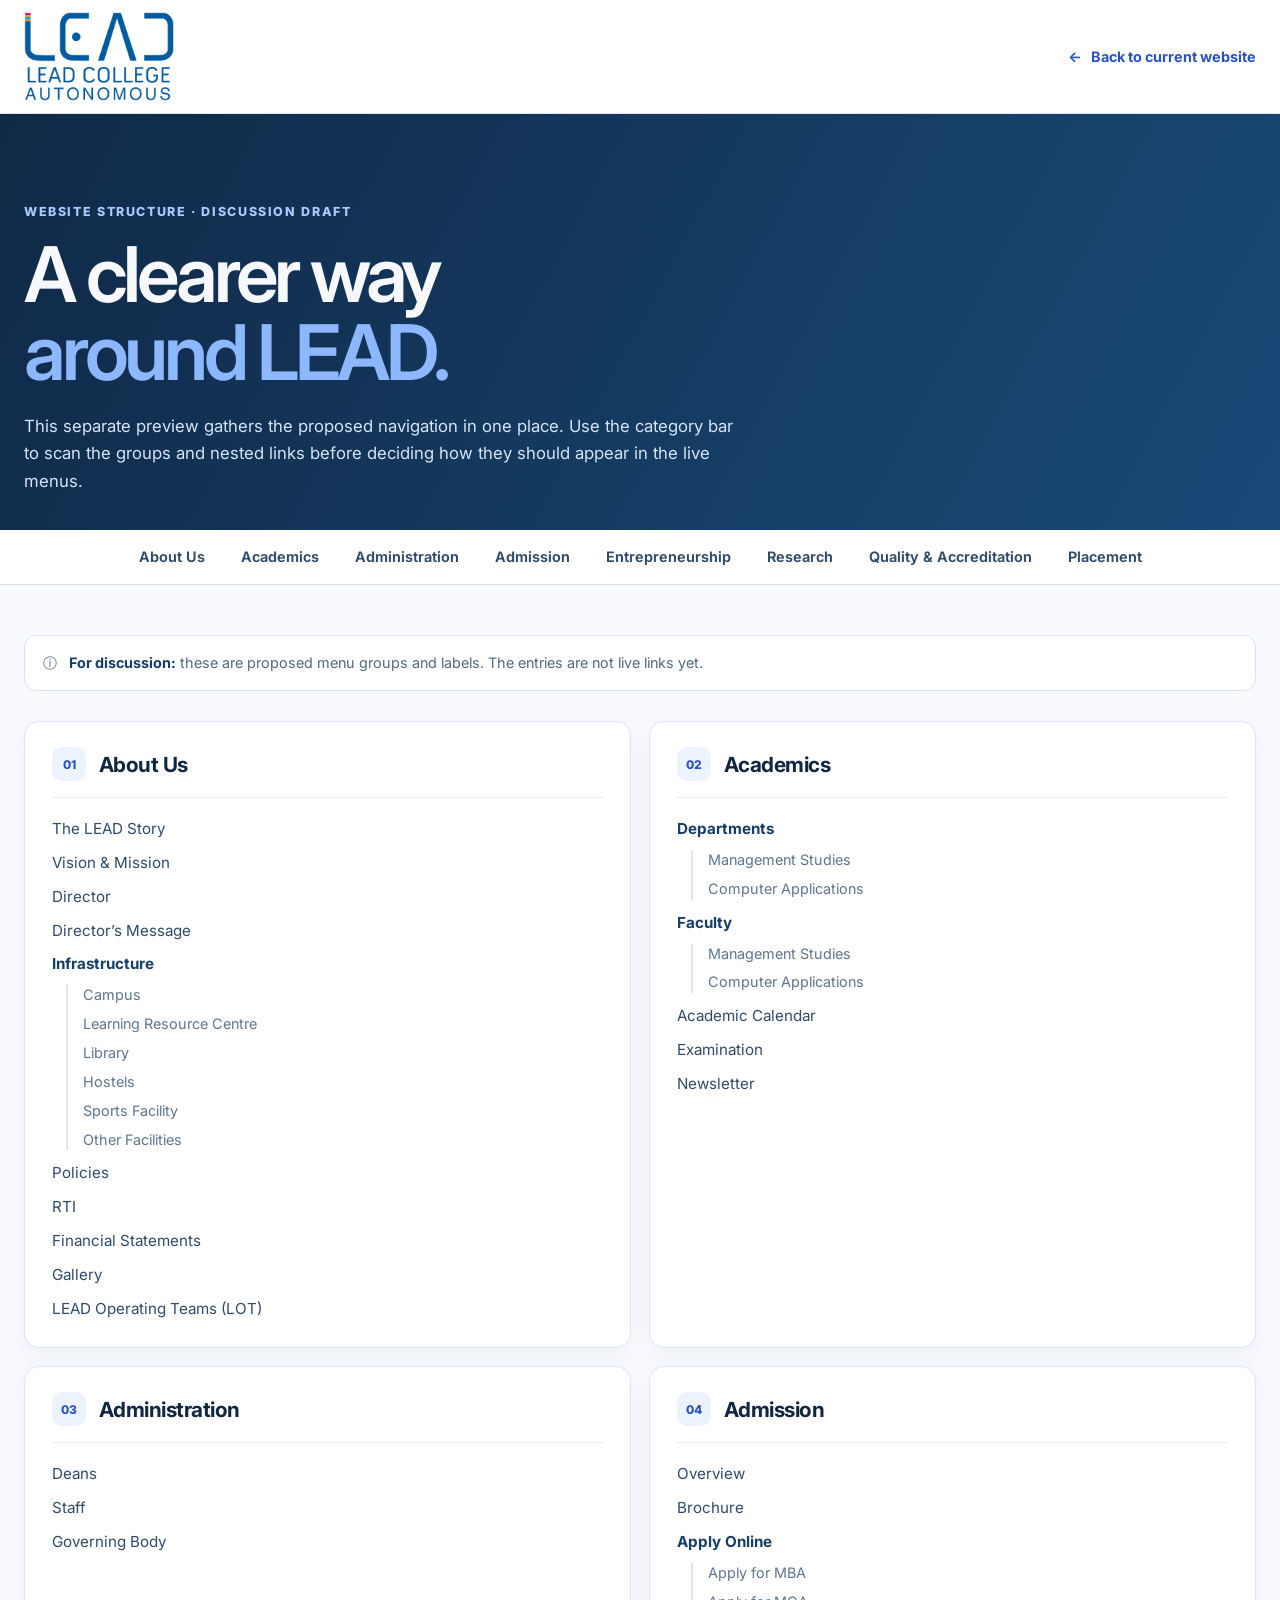
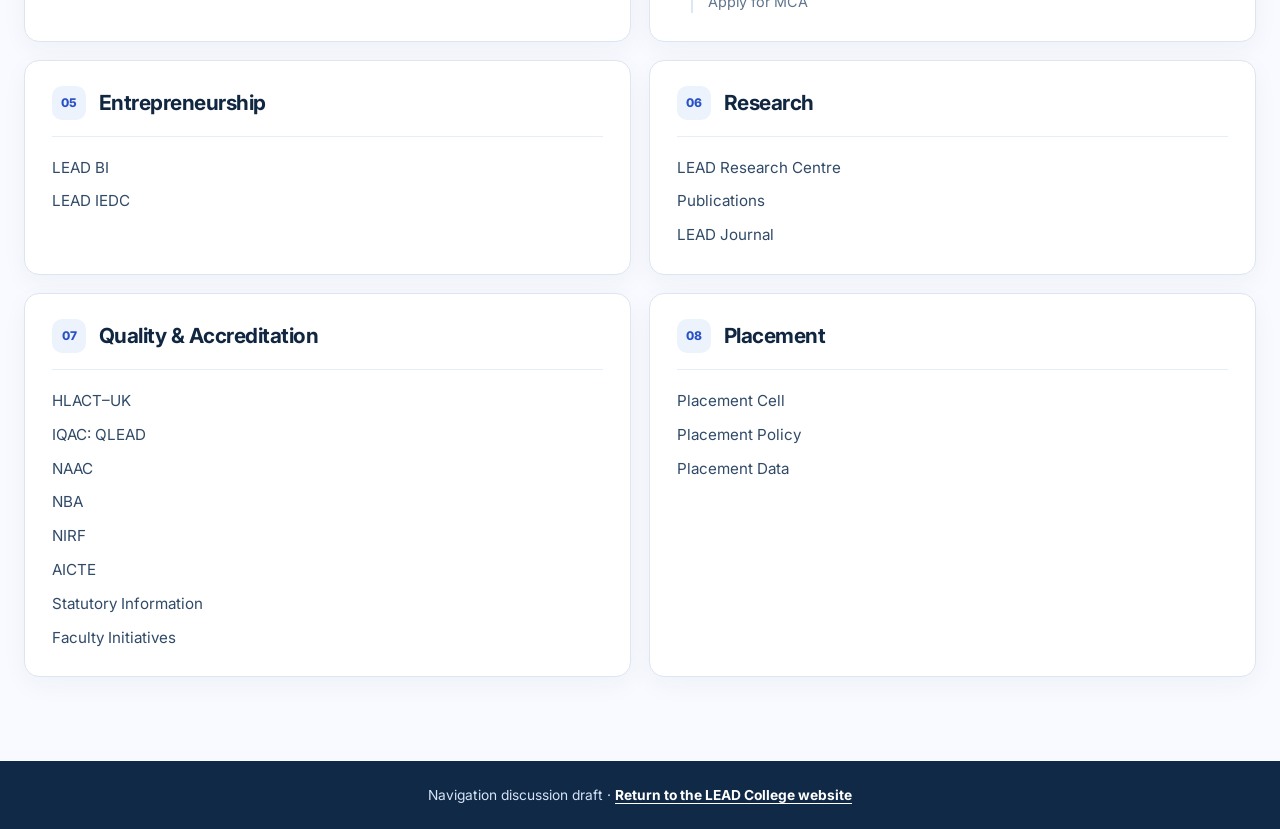
<file: navigation-preview.html>
<!DOCTYPE html>
<html lang="en">
<head>
  <meta charset="UTF-8" />
  <meta name="viewport" content="width=device-width, initial-scale=1" />
  <meta name="theme-color" content="#102947" />
  <title>Website Navigation Preview | LEAD College</title>
  <link rel="preconnect" href="https://fonts.googleapis.com" />
  <link rel="preconnect" href="https://fonts.gstatic.com" crossorigin />
  <link href="https://fonts.googleapis.com/css2?family=Inter:wght@100..900&display=swap" rel="stylesheet" />
  <link rel="stylesheet" href="style.css" />
  <style>
    .nav-review-page { min-height: 100vh; background: #f5f8fd; color: #102641; }
    .nav-review-header { display:flex; min-height:82px; align-items:center; justify-content:space-between; gap:24px; padding:12px max(24px,calc((100vw - 1360px)/2)); border-bottom:1px solid #dbe5f3; background:#fff; }
    .nav-review-logo img { display:block; width:150px; height:auto; }
    .nav-review-back { display:inline-flex; align-items:center; gap:9px; color:#2952c8; font-size:.9rem; font-weight:700; text-decoration:none; }
    .nav-review-back:hover { color:#173e68; }
    .nav-review-hero { padding:clamp(44px,7vw,88px) max(24px,calc((100vw - 1360px)/2)) 34px; background:linear-gradient(118deg,#102947,#194a78); color:#f6f8fc; }
    .nav-review-kicker { margin:0 0 14px; color:#a9c9ff; font-size:.78rem; font-weight:800; letter-spacing:.13em; text-transform:uppercase; }
    .nav-review-hero h1 { max-width:850px; margin:0; font-size:clamp(2.5rem,6vw,5rem); font-weight:600; letter-spacing:-.055em; line-height:1.02; }
    .nav-review-hero h1 span { color:#8db7ff; }
    .nav-review-hero p:last-child { max-width:720px; margin:20px 0 0; color:#d6e4f8; font-size:1.05rem; line-height:1.65; }
    .nav-review-jump-wrap { position:sticky; top:0; z-index:4; overflow-x:auto; border-bottom:1px solid #d6e2f1; background:rgba(255,255,255,.96); backdrop-filter:blur(14px); }
    .nav-review-jump { display:flex; width:max-content; min-width:100%; justify-content:center; gap:4px; margin:0 auto; padding:0 16px; list-style:none; }
    .nav-review-jump a { display:flex; min-height:54px; align-items:center; padding:0 16px; color:#304a68; font-size:.9rem; font-weight:650; text-decoration:none; white-space:nowrap; }
    .nav-review-jump a:hover,.nav-review-jump a:focus-visible { color:#2952c8; }
    .nav-review-content { width:min(1360px,calc(100% - 48px)); margin:0 auto; padding:50px 0 84px; }
    .nav-review-note { display:flex; align-items:flex-start; gap:12px; margin:0 0 30px; padding:16px 18px; border:1px solid #d8e4f3; border-radius:12px; background:#fff; color:#526982; font-size:.9rem; line-height:1.55; }
    .nav-review-note strong { color:#173e68; }
    .nav-review-grid { display:grid; grid-template-columns:repeat(2,minmax(0,1fr)); gap:18px; }
    .nav-review-group { min-width:0; padding:25px 27px 27px; border:1px solid #dce5f1; border-radius:15px; background:#fff; box-shadow:0 8px 26px rgba(16,41,71,.045); scroll-margin-top:76px; }
    .nav-review-group-heading { display:flex; align-items:center; gap:13px; margin:0 0 20px; padding-bottom:16px; border-bottom:1px solid #e6edf6; }
    .nav-review-number { display:grid; width:34px; height:34px; flex:0 0 34px; place-items:center; border-radius:10px; background:#edf3fc; color:#2952c8; font-size:.75rem; font-weight:800; }
    .nav-review-group h2 { margin:0; color:#102641; font-size:1.3rem; font-weight:700; letter-spacing:-.025em; }
    .nav-review-list,.nav-review-nested { display:grid; gap:11px; margin:0; padding:0; list-style:none; }
    .nav-review-list > li { color:#304a68; font-size:.95rem; line-height:1.5; }
    .nav-review-list > li > strong { color:#173e68; font-weight:700; }
    .nav-review-nested { gap:8px; margin:9px 0 1px 14px; padding-left:15px; border-left:2px solid #dbe7f7; }
    .nav-review-nested li { color:#60758e; font-size:.9rem; line-height:1.45; }
    .nav-review-footer { padding:23px 24px; background:#102947; color:#d6e4f8; text-align:center; font-size:.86rem; }
    .nav-review-footer a { color:#fff; font-weight:700; text-decoration:underline; text-underline-offset:3px; }
    @media (max-width:760px) {
      .nav-review-header { min-height:70px; }
      .nav-review-logo img { width:126px; }
      .nav-review-jump { justify-content:flex-start; }
      .nav-review-jump a { min-height:48px; padding-inline:12px; font-size:.83rem; }
      .nav-review-content { width:calc(100% - 32px); padding:30px 0 58px; }
      .nav-review-grid { grid-template-columns:1fr; gap:13px; }
      .nav-review-group { padding:21px 20px 23px; }
      .nav-review-hero p:last-child { font-size:.98rem; }
    }
    @media (prefers-reduced-motion:reduce) { html { scroll-behavior:auto; } }
  </style>
</head>
<body class="nav-review-page" data-theme="light">
  <header class="nav-review-header">
    <a class="nav-review-logo" href="index.html" aria-label="LEAD College home"><img src="lead-logo.png" alt="LEAD College Autonomous" /></a>
    <a class="nav-review-back" href="index.html"><span aria-hidden="true">←</span> Back to current website</a>
  </header>
  <main>
    <section class="nav-review-hero" aria-labelledby="nav-review-title">
      <p class="nav-review-kicker">Website structure · discussion draft</p>
      <h1 id="nav-review-title">A clearer way<br><span>around LEAD.</span></h1>
      <p>This separate preview gathers the proposed navigation in one place. Use the category bar to scan the groups and nested links before deciding how they should appear in the live menus.</p>
    </section>
    <nav class="nav-review-jump-wrap" aria-label="Jump to a navigation category">
      <ul class="nav-review-jump">
        <li><a href="#about">About Us</a></li>
        <li><a href="#academics">Academics</a></li>
        <li><a href="#administration">Administration</a></li>
        <li><a href="#admission">Admission</a></li>
        <li><a href="#entrepreneurship">Entrepreneurship</a></li>
        <li><a href="#research">Research</a></li>
        <li><a href="#quality">Quality &amp; Accreditation</a></li>
        <li><a href="#placement">Placement</a></li>
      </ul>
    </nav>
    <div class="nav-review-content">
      <p class="nav-review-note"><span aria-hidden="true">ⓘ</span><span><strong>For discussion:</strong> these are proposed menu groups and labels. The entries are not live links yet.</span></p>
      <div class="nav-review-grid">
        <section class="nav-review-group" id="about" aria-labelledby="about-title">
          <div class="nav-review-group-heading"><span class="nav-review-number">01</span><h2 id="about-title">About Us</h2></div>
          <ul class="nav-review-list">
            <li>The LEAD Story</li><li>Vision &amp; Mission</li><li>Director</li><li>Director’s Message</li>
            <li><strong>Infrastructure</strong><ul class="nav-review-nested"><li>Campus</li><li>Learning Resource Centre</li><li>Library</li><li>Hostels</li><li>Sports Facility</li><li>Other Facilities</li></ul></li>
            <li>Policies</li><li>RTI</li><li>Financial Statements</li><li>Gallery</li><li>LEAD Operating Teams (LOT)</li>
          </ul>
        </section>
        <section class="nav-review-group" id="academics" aria-labelledby="academics-title">
          <div class="nav-review-group-heading"><span class="nav-review-number">02</span><h2 id="academics-title">Academics</h2></div>
          <ul class="nav-review-list">
            <li><strong>Departments</strong><ul class="nav-review-nested"><li>Management Studies</li><li>Computer Applications</li></ul></li>
            <li><strong>Faculty</strong><ul class="nav-review-nested"><li>Management Studies</li><li>Computer Applications</li></ul></li>
            <li>Academic Calendar</li><li>Examination</li><li>Newsletter</li>
          </ul>
        </section>
        <section class="nav-review-group" id="administration" aria-labelledby="administration-title">
          <div class="nav-review-group-heading"><span class="nav-review-number">03</span><h2 id="administration-title">Administration</h2></div>
          <ul class="nav-review-list"><li>Deans</li><li>Staff</li><li>Governing Body</li></ul>
        </section>
        <section class="nav-review-group" id="admission" aria-labelledby="admission-title">
          <div class="nav-review-group-heading"><span class="nav-review-number">04</span><h2 id="admission-title">Admission</h2></div>
          <ul class="nav-review-list">
            <li>Overview</li><li>Brochure</li>
            <li><strong>Apply Online</strong><ul class="nav-review-nested"><li>Apply for MBA</li><li>Apply for MCA</li></ul></li>
          </ul>
        </section>
        <section class="nav-review-group" id="entrepreneurship" aria-labelledby="entrepreneurship-title">
          <div class="nav-review-group-heading"><span class="nav-review-number">05</span><h2 id="entrepreneurship-title">Entrepreneurship</h2></div>
          <ul class="nav-review-list"><li>LEAD BI</li><li>LEAD IEDC</li></ul>
        </section>
        <section class="nav-review-group" id="research" aria-labelledby="research-title">
          <div class="nav-review-group-heading"><span class="nav-review-number">06</span><h2 id="research-title">Research</h2></div>
          <ul class="nav-review-list"><li>LEAD Research Centre</li><li>Publications</li><li>LEAD Journal</li></ul>
        </section>
        <section class="nav-review-group" id="quality" aria-labelledby="quality-title">
          <div class="nav-review-group-heading"><span class="nav-review-number">07</span><h2 id="quality-title">Quality &amp; Accreditation</h2></div>
          <ul class="nav-review-list"><li>HLACT–UK</li><li>IQAC: QLEAD</li><li>NAAC</li><li>NBA</li><li>NIRF</li><li>AICTE</li><li>Statutory Information</li><li>Faculty Initiatives</li></ul>
        </section>
        <section class="nav-review-group" id="placement" aria-labelledby="placement-title">
          <div class="nav-review-group-heading"><span class="nav-review-number">08</span><h2 id="placement-title">Placement</h2></div>
          <ul class="nav-review-list"><li>Placement Cell</li><li>Placement Policy</li><li>Placement Data</li></ul>
        </section>
      </div>
    </div>
  </main>
  <footer class="nav-review-footer">Navigation discussion draft · <a href="index.html">Return to the LEAD College website</a></footer>
</body>
</html>
</file>
<file: v-1/style.css>
/* ═══════════════════════════════════════════════
   LEAD COLLEGE — MOCK WEBSITE
   Full stylesheet — LEAD Light / White Theme
═══════════════════════════════════════════════ */

/* ── RESET & BASE ── */
*, *::before, *::after { box-sizing: border-box; margin: 0; padding: 0; }

:root {
  --bg-main:        #ffffff;
  --bg-card:        #e8f0ff;
  --bg-card-alt:    #d8e6ff;
  --bg-dark-nav:    #0a2463;
  --accent-blue:    #1e40af;
  --accent-mid:     #005c9f;
  --accent-light:   #6eaef6;
  --text-primary:   #0a2540;
  --text-secondary: rgba(10,37,64,0.68);
  --text-muted:     rgba(10,37,64,0.5);
  --border-subtle:  rgba(30,64,175,0.18);
  --border-blue:    rgba(30,64,175,0.38);
  --max-w:          1280px;
  --strip-h:        0px;
  --header-h:       72px;
  --font:           'Manrope', system-ui, sans-serif;
  --ease:           cubic-bezier(0.4, 0, 0.2, 1);
  --transition:     all 0.3s var(--ease);
  --shadow-sm:      0 2px 12px rgba(10,36,99,0.07);
  --shadow-md:      0 8px 32px rgba(10,36,99,0.12);
  --shadow-lg:      0 24px 60px rgba(10,36,99,0.16);
}

html { font-size: 16px; scroll-behavior: smooth; }

body {
  font-family: var(--font);
  font-weight: 300;
  background: var(--bg-main);
  color: var(--text-primary);
  line-height: 1.6;
  overflow-x: hidden;
}

a { text-decoration: none; color: inherit; }
img { max-width: 100%; display: block; }
button { cursor: pointer; font-family: var(--font); }
svg { flex-shrink: 0; }

/* ── TYPOGRAPHY UTILITIES ── */
.font-light  { font-weight: 300; }
.font-medium { font-weight: 600; }
.text-muted  { color: var(--text-secondary); }
.text-center { text-align: center; }
.accent-green { color: var(--accent-blue); }
.desktop-only { display: flex; }
.mobile-only  { display: none; }

/* ── CONTAINER ── */
.container {
  max-width: var(--max-w);
  margin: 0 auto;
  padding: 0 24px;
}

/* ════════════════════════════════════════
   TOP STRIP (navy — anchors page)
════════════════════════════════════════ */
.top-strip {
  display: none;
  background: var(--bg-dark-nav);
  border-bottom: 1px solid rgba(255,255,255,0.16);
  font-size: 0.72rem;
  color: rgba(255,255,255,0.76);
  height: var(--strip-h);
  align-items: center;
  position: sticky;
  top: 0;
  z-index: 1000;
}
.top-strip-inner {
  max-width: var(--max-w);
  margin: 0 auto;
  padding: 0 24px;
  display: flex;
  align-items: center;
  justify-content: space-between;
  width: 100%;
  gap: 12px;
}
.strip-left {
  display: flex;
  align-items: center;
  gap: 6px;
  font-weight: 700;
  letter-spacing: 0.1em;
  text-transform: uppercase;
  color: #90c5ff;
  font-size: 0.65rem;
}
.strip-left svg { width: 12px; height: 12px; }
.strip-center { color: rgba(255,255,255,0.66); font-size: 0.68rem; }
.strip-right { display: flex; gap: 6px; align-items: center; }
.strip-right a {
  font-size: 0.6rem;
  font-weight: 700;
  letter-spacing: 0.08em;
  text-transform: uppercase;
  color: rgba(255,255,255,0.72);
  padding: 3px 7px;
  border: 1px solid rgba(255,255,255,0.26);
  border-radius: 4px;
  transition: var(--transition);
}
.strip-right a:hover { color: #90c5ff; border-color: #90c5ff; }

/* ════════════════════════════════════════
   BUTTONS
════════════════════════════════════════ */
.btn-lime {
  display: inline-flex;
  align-items: center;
  gap: 10px;
  background: var(--accent-blue);
  color: #fff;
  font-weight: 700;
  font-size: 0.75rem;
  letter-spacing: 0.08em;
  text-transform: uppercase;
  padding: 14px 28px 14px 20px;
  border-radius: 16px;
  border: none;
  transition: var(--transition);
  white-space: nowrap;
  cursor: pointer;
  box-shadow: 0 4px 20px rgba(30,58,138,0.25);
}
.btn-lime:hover {
  background: #3478bd;
  color: white;
  transform: translateY(-2px);
  box-shadow: 0 10px 32px rgba(30,58,138,0.3);
}
.btn-lime svg { width: 20px; height: 20px; }

.btn-outline-white {
  display: inline-flex;
  align-items: center;
  gap: 10px;
  background: transparent;
  color: var(--accent-blue);
  font-weight: 600;
  font-size: 0.75rem;
  letter-spacing: 0.08em;
  text-transform: uppercase;
  padding: 14px 28px 14px 20px;
  border-radius: 16px;
  border: 1.5px solid var(--accent-blue);
  transition: var(--transition);
  white-space: nowrap;
  cursor: pointer;
}
.btn-outline-white:hover {
  background: var(--accent-blue);
  border-color: var(--accent-blue);
  color: white;
  transform: translateY(-2px);
  box-shadow: var(--shadow-md);
}
.btn-outline-white svg { width: 20px; height: 20px; }

.btn-outline-lime {
  display: inline-flex;
  align-items: center;
  gap: 10px;
  background: transparent;
  color: var(--accent-blue);
  font-weight: 600;
  font-size: 0.85rem;
  padding: 12px 24px;
  border-radius: 12px;
  border: 1.5px solid rgba(30,58,138,0.4);
  transition: var(--transition);
  white-space: nowrap;
  cursor: pointer;
}
.btn-outline-lime:hover {
  background: var(--accent-blue);
  border-color: var(--accent-blue);
  color: #fff;
  transform: translateY(-2px);
  box-shadow: var(--shadow-md);
}

/* ════════════════════════════════════════
   HEADER
════════════════════════════════════════ */
.header {
  position: sticky;
  top: 0;
  z-index: 999;
  background: rgba(255,255,255,0.75);
  backdrop-filter: blur(16px);
  -webkit-backdrop-filter: blur(16px);
  border-bottom: 1px solid var(--border-subtle);
  transition: box-shadow 0.4s ease, background 0.4s ease;
}
.header.scrolled {
  background: rgba(255,255,255,0.97);
  box-shadow: var(--shadow-sm);
}
.header-inner {
  display: flex;
  align-items: center;
  justify-content: space-between;
  height: var(--header-h);
}

/* Logo */
.logo {
  display: flex;
  align-items: center;
  gap: 10px;
  flex-shrink: 0;
  transition: opacity 0.2s;
}
.logo:hover { opacity: 0.8; }
.header .logo-mark { display: none; }
.logo-image { display: block; width: 132px; height: 62px; object-fit: contain; }
.logo-mark {
  width: 36px; height: 36px;
  background: var(--accent-blue);
  color: #fff;
  font-weight: 800;
  font-size: 1.1rem;
  border-radius: 10px;
  display: flex;
  align-items: center;
  justify-content: center;
}
.logo-text { color: var(--text-primary); font-size: 1.1rem; font-weight: 700; }
.logo-text .logo-thin { font-weight: 300; color: var(--text-secondary); }

/* Desktop Nav */
.desk-nav { display: flex; align-items: center; gap: 24px; }

.nav-link {
  color: var(--text-secondary);
  font-size: 0.9rem;
  font-weight: 500;
  padding: 8px 0;
  transition: color 0.3s;
  position: relative;
}
.nav-link::after {
  content: '';
  position: absolute;
  bottom: 4px; left: 0; right: 0;
  height: 2px;
  background: var(--accent-blue);
  transform: scaleX(0);
  transition: transform 0.3s;
  transform-origin: left;
  border-radius: 2px;
}
.nav-link:hover { color: var(--accent-blue); }
.nav-link:hover::after { transform: scaleX(1); }

.nav-btn {
  display: flex;
  align-items: center;
  gap: 5px;
  background: none;
  border: none;
  color: var(--text-secondary);
  font-size: 0.9rem;
  font-weight: 500;
  padding: 8px 0;
  transition: color 0.3s;
  cursor: pointer;
}
.nav-btn:hover, .nav-btn.active { color: var(--accent-blue); }
.chevron { width: 14px; height: 14px; transition: transform 0.3s; }
.nav-item.open .chevron { transform: rotate(180deg); }
.nav-item.open .nav-btn { color: var(--accent-blue); }

/* Mega Menu */
.nav-item { position: static; }
.mega-panel {
  display: none;
  position: fixed;
  left: 0; right: 0;
  top: var(--mega-panel-top, calc(var(--strip-h) + var(--header-h)));
  z-index: 998;
  background: #fff;
  backdrop-filter: blur(20px);
  -webkit-backdrop-filter: blur(20px);
  border-top: 1px solid var(--border-subtle);
  box-shadow: var(--shadow-md);
  animation: slideDown 0.22s ease;
}
.nav-item.open .mega-panel { display: block; }

@keyframes slideDown {
  from { opacity: 0; transform: translateY(-10px); }
  to   { opacity: 1; transform: translateY(0); }
}

.mega-inner {
  max-width: var(--max-w);
  margin: 0 auto;
  padding: 8px 24px 28px;
}
.mega-label {
  font-size: 0.65rem;
  font-weight: 700;
  letter-spacing: 0.18em;
  text-transform: uppercase;
  color: var(--text-muted);
  margin-bottom: 12px;
}
.mega-grid { display: grid; gap: 12px; }
.mega-grid-4 { grid-template-columns: repeat(4, 1fr); }
.mega-grid-3 { grid-template-columns: repeat(3, 1fr); }

.mega-card {
  display: flex;
  align-items: flex-start;
  gap: 14px;
  padding: 18px;
  border-radius: 14px;
  border: 1px solid var(--border-subtle);
  background: var(--bg-card);
  transition: var(--transition);
}
.mega-card:hover {
  border-color: rgba(30,58,138,0.3);
  background: var(--bg-card-alt);
  transform: translateY(-2px);
  box-shadow: var(--shadow-sm);
}
.mega-icon { flex-shrink: 0; margin-top: 2px; opacity: 0.6; transition: opacity 0.3s; }
.mega-card:hover .mega-icon { opacity: 1; }
.mega-icon svg { width: 24px; height: 24px; }
.mega-card-title { font-size: 0.88rem; color: var(--text-primary); margin-bottom: 5px; font-weight: 600; }
.mega-card-sub   { font-size: 0.7rem; color: var(--text-muted); line-height: 1.4; }

/* Header CTA */
.header-cta {
  display: inline-flex;
  align-items: center;
  padding: 9px 20px;
  border: 1.5px solid var(--accent-blue);
  border-radius: 14px;
  color: var(--accent-blue);
  font-size: 0.75rem;
  font-weight: 700;
  letter-spacing: 0.08em;
  text-transform: uppercase;
  background: transparent;
  transition: var(--transition);
  margin-left: 8px;
}
.header-cta:hover { background: var(--accent-blue); color: #fff; box-shadow: var(--shadow-sm); }

/* Hamburger */
.hamburger {
  display: none;
  flex-direction: column;
  gap: 5px;
  background: none;
  border: none;
  padding: 4px;
}
.hamburger span {
  display: block;
  width: 24px; height: 2px;
  background: var(--text-primary);
  border-radius: 2px;
  transition: var(--transition);
}
.hamburger.open span:nth-child(1) { transform: translateY(7px) rotate(45deg); }
.hamburger.open span:nth-child(2) { opacity: 0; transform: scaleX(0); }
.hamburger.open span:nth-child(3) { transform: translateY(-7px) rotate(-45deg); }

/* Mobile Menu */
.mobile-menu {
  display: none;
  flex-direction: column;
  position: fixed;
  top: calc(var(--strip-h) + var(--header-h));
  left: 0; right: 0; bottom: 0;
  background: #fff;
  z-index: 997;
  overflow-y: auto;
  padding: 24px;
  border-top: 1px solid var(--border-subtle);
}
.mobile-menu.open { display: flex; }
.mobile-nav { display: flex; flex-direction: column; gap: 2px; }
.mobile-nav-link {
  display: block;
  padding: 16px 0;
  border-bottom: 1px solid var(--border-subtle);
  font-size: 1.1rem;
  font-weight: 400;
  color: var(--text-secondary);
  transition: color 0.3s, padding-left 0.3s;
}
.mobile-nav-link:hover { color: var(--accent-blue); padding-left: 8px; }
.mobile-cta {
  display: block;
  margin-top: 24px;
  padding: 16px;
  background: var(--accent-blue);
  color: #fff;
  font-weight: 700;
  font-size: 0.85rem;
  letter-spacing: 0.08em;
  text-transform: uppercase;
  border-radius: 14px;
  text-align: center;
  transition: var(--transition);
  box-shadow: var(--shadow-md);
}
.mobile-cta:hover { background: #3478bd; }

/* ════════════════════════════════════════
   MOBILE HERO
════════════════════════════════════════ */
.mobile-hero-wrap {
  display: none;
  position: relative;
  height: 100svh;
  overflow: hidden;
  background: #f0f5ff;
}
.mobile-hero-visual { position: absolute; inset: 0; }
.mobile-hero-svg { width: 100%; height: 100%; object-fit: cover; }
.mobile-hero-content {
  position: absolute;
  bottom: 0; left: 0; right: 0;
  padding: 24px 20px;
  background: linear-gradient(to top, rgba(240,245,255,0.98) 65%, transparent);
}
.mobile-hero-content h1 {
  font-size: 2.2rem;
  font-weight: 300;
  color: var(--text-primary);
  line-height: 1.25;
  margin-bottom: 24px;
}
.mobile-hero-buttons { display: flex; flex-direction: column; gap: 10px; margin-bottom: 20px; }
.mobile-hero-buttons .btn-outline-white,
.mobile-hero-buttons .btn-lime { width: 100%; justify-content: space-between; }
.mobile-hero-divider { height: 1px; background: var(--border-subtle); margin: 20px 0; }
.mobile-built-by { display: flex; flex-direction: column; gap: 14px; }
.built-label {
  font-size: 0.7rem;
  color: var(--text-muted);
  display: block;
  margin-bottom: 8px;
  letter-spacing: 0.08em;
  text-transform: uppercase;
}
.logo-badges { display: flex; flex-wrap: wrap; gap: 6px; }
.logo-badge {
  font-size: 0.65rem;
  font-weight: 600;
  letter-spacing: 0.08em;
  text-transform: uppercase;
  padding: 5px 10px;
  background: rgba(30,58,138,0.07);
  border: 1px solid rgba(30,58,138,0.15);
  border-radius: 100px;
  color: var(--accent-blue);
}

/* ════════════════════════════════════════
   MAIN WRAP
════════════════════════════════════════ */
.wrap {
  max-width: var(--max-w);
  margin: 0 auto;
  padding: 0 24px;
  display: flex;
  flex-direction: column;
  gap: 90px;
  padding-top: 56px;
  padding-bottom: 80px;
}

/* ── SECTION HEADING ── */
.section-heading {
  font-size: 1.55rem;
  font-weight: 300;
  color: var(--text-primary);
  margin-bottom: 28px;
  line-height: 1.3;
}
.section-heading .font-medium { font-weight: 700; color: var(--accent-blue); }

/* ════════════════════════════════════════
   HERO (desktop)
════════════════════════════════════════ */
.hero-section {
  display: grid;
  grid-template-columns: 0.85fr 1fr;
  gap: 60px;
  align-items: center;
}
.hero-program-label {
  font-size: 1.5rem;
  font-weight: 300;
  color: var(--text-primary);
  margin-bottom: 20px;
  line-height: 1.3;
}
.hero-program-label .label-light  { display: block; font-weight: 300; }
.hero-program-label .label-medium { display: block; font-weight: 800; color: var(--accent-blue); }

.quick-facts { display: flex; gap: 18px; margin-bottom: 20px; flex-wrap: wrap; }
.quick-fact { display: flex; align-items: center; gap: 7px; color: var(--text-secondary); font-size: 0.85rem; }
.quick-fact svg { width: 18px; height: 18px; flex-shrink: 0; }

.hero-tags { display: flex; gap: 8px; flex-wrap: wrap; margin-bottom: 36px; }
.hero-tag {
  font-size: 0.72rem;
  font-weight: 600;
  color: var(--accent-blue);
  padding: 7px 14px;
  border-radius: 100px;
  border: 1px solid rgba(30,58,138,0.2);
  background: rgba(30,58,138,0.06);
  transition: var(--transition);
}
.hero-tag:hover { background: var(--accent-blue); color: #fff; border-color: var(--accent-blue); }

.hero-cta-wrap { margin-bottom: 36px; }

.hero-divider { height: 1px; background: var(--border-subtle); margin-bottom: 28px; }

.hero-built-by { display: flex; gap: 24px; flex-wrap: wrap; align-items: flex-start; }
.built-col { display: flex; flex-direction: column; }

/* Hero Visual */
.hero-visual-box { border-radius: 24px; overflow: hidden; box-shadow: var(--shadow-lg); }
.hero-visual-inner { position: relative; }
.hero-campus-svg { width: 100%; height: auto; border-radius: 24px; display: block; }

/* ════════════════════════════════════════
   STATS BANNER
════════════════════════════════════════ */
.stats-banner {
  display: flex;
  align-items: center;
  background: linear-gradient(120deg, #e3edff, #cbdfff);
  border-radius: 24px;
  padding: 32px 40px;
  flex-wrap: wrap;
  gap: 0;
  box-shadow: var(--shadow-md);
}
.stat-banner-item {
  flex: 1 1 120px;
  text-align: center;
  padding: 12px 16px;
}
.stat-b-num {
  font-size: 1.4rem;
  font-weight: 800;
  color: var(--text-primary);
  line-height: 1;
  margin-bottom: 8px;
}
.stat-b-label {
  font-size: 0.72rem;
  color: var(--text-secondary);
  line-height: 1.4;
  font-weight: 400;
}
.stat-b-sep {
  width: 1px;
  height: 50px;
  background: linear-gradient(to bottom, transparent, rgba(77,143,212,0.3), transparent);
  flex-shrink: 0;
  align-self: center;
}

/* ════════════════════════════════════════
   ACCREDITATIONS
════════════════════════════════════════ */
.accred-section {
  display: grid;
  grid-template-columns: 1fr 0.8fr;
  gap: 60px;
  align-items: start;
  padding: 56px;
  background: var(--bg-card);
  border-radius: 32px;
  border: 1px solid var(--border-subtle);
  box-shadow: var(--shadow-sm);
}
.accred-desc {
  font-size: 0.9rem;
  color: var(--text-secondary);
  line-height: 1.7;
  margin-bottom: 32px;
}
.accred-badges-grid {
  display: grid;
  grid-template-columns: 1fr 1fr;
  gap: 12px;
}
.accred-badge {
  display: flex;
  align-items: flex-start;
  gap: 12px;
  padding: 16px;
  background: #fff;
  border: 1px solid var(--border-subtle);
  border-radius: 14px;
  transition: var(--transition);
  box-shadow: var(--shadow-sm);
}
.accred-badge:hover {
  border-color: var(--border-blue);
  transform: translateY(-2px);
  box-shadow: var(--shadow-md);
}
.accred-badge-icon {
  font-size: 1rem;
  color: var(--accent-blue);
  flex-shrink: 0;
  margin-top: 1px;
  font-weight: 700;
}
.accred-badge-title {
  font-size: 0.82rem;
  font-weight: 700;
  color: var(--text-primary);
  margin-bottom: 3px;
}
.accred-badge-sub { font-size: 0.65rem; color: var(--text-muted); line-height: 1.35; }

/* Accred right card */
.accred-quote-card {
  background: linear-gradient(145deg, #e3edff, #cbdfff);
  border-radius: 24px;
  padding: 36px;
  display: flex;
  flex-direction: column;
  gap: 20px;
  box-shadow: var(--shadow-md);
}
.accred-quote-card blockquote {
  font-size: 0.95rem;
  line-height: 1.7;
  color: var(--text-primary);
  font-style: italic;
  font-weight: 300;
}
.accred-quote-author {
  font-size: 0.72rem;
  color: var(--text-secondary);
  font-weight: 600;
  letter-spacing: 0.05em;
}
.accred-tags { display: flex; gap: 8px; flex-wrap: wrap; }
.accred-tag {
  font-size: 0.65rem;
  font-weight: 600;
  letter-spacing: 0.08em;
  text-transform: uppercase;
  padding: 5px 12px;
  background: rgba(255,255,255,0.72);
  border: 1px solid var(--border-blue);
  border-radius: 100px;
  color: var(--accent-blue);
}
.quote-mark svg { width: 28px; }
.quote-mark svg path { fill: rgba(77,143,212,0.22); }

/* ════════════════════════════════════════
   OUTCOMES BANNER (Placements)
════════════════════════════════════════ */
.outcomes-banner {
  display: grid;
  grid-template-columns: 1fr 1fr;
  gap: 0;
  background: var(--bg-card);
  border-radius: 32px;
  overflow: hidden;
  align-items: stretch;
  border: 1px solid var(--border-subtle);
  box-shadow: var(--shadow-md);
}
.outcomes-left {
  padding: 52px;
  display: flex;
  flex-direction: column;
  gap: 24px;
  background: linear-gradient(145deg, #e3edff, #cbdfff);
}
.outcomes-left .quote-mark svg path { fill: rgba(77,143,212,0.2); }
.outcomes-left blockquote {
  font-size: 0.95rem;
  line-height: 1.65;
  color: var(--text-primary);
  font-weight: 300;
  font-style: italic;
}
.stats-row {
  display: flex;
  gap: 16px;
  align-items: center;
  flex-wrap: wrap;
}
.stat-number {
  font-size: 1.25rem;
  font-weight: 800;
  color: var(--text-primary);
  margin-bottom: 6px;
  line-height: 1;
}
.stat-label { font-size: 0.65rem; font-weight: 500; color: var(--text-secondary); line-height: 1.4; }
.stat-sep {
  width: 1px;
  height: 50px;
  background: linear-gradient(to bottom, transparent, rgba(77,143,212,0.3), transparent);
  flex-shrink: 0;
}
.outcomes-cta-row { display: flex; gap: 12px; flex-wrap: wrap; }
.outcomes-left .btn-outline-white {
  color: var(--accent-blue);
  border-color: var(--border-blue);
}
.outcomes-left .btn-outline-white:hover {
  background: var(--accent-blue);
  color: #fff;
  border-color: var(--accent-blue);
}
.outcomes-left .btn-lime {
  background: var(--accent-blue);
  color: #fff;
  box-shadow: 0 4px 16px rgba(0,0,0,0.12);
}
.outcomes-left .btn-lime:hover { background: #3478bd; color: #fff; }

/* Sector distribution card */
.outcomes-right {
  padding: 48px;
  display: flex;
  align-items: center;
  background: #fff;
}
.sector-card {
  width: 100%;
  display: flex;
  flex-direction: column;
  gap: 16px;
}
.sector-title {
  font-size: 0.72rem;
  font-weight: 700;
  letter-spacing: 0.1em;
  text-transform: uppercase;
  color: var(--text-muted);
  margin-bottom: 4px;
}
.sector-list { display: flex; flex-direction: column; gap: 14px; }
.sector-row {
  display: grid;
  grid-template-columns: 1fr 1fr auto;
  gap: 10px;
  align-items: center;
}
.sector-name {
  font-size: 0.82rem;
  color: var(--text-secondary);
  font-weight: 500;
}
.sector-bar-wrap {
  height: 5px;
  background: var(--bg-card);
  border-radius: 3px;
  overflow: hidden;
}
.sector-bar {
  height: 100%;
  width: var(--pct);
  background: linear-gradient(to right, var(--accent-blue), var(--accent-light));
  border-radius: 3px;
  transition: width 1s cubic-bezier(0.4,0,0.2,1) 0.3s;
}
.sector-pct {
  font-size: 0.75rem;
  font-weight: 700;
  color: var(--accent-blue);
  min-width: 36px;
  text-align: right;
}
.sector-footer {
  font-size: 0.65rem;
  color: var(--text-muted);
  border-top: 1px solid var(--border-subtle);
  padding-top: 12px;
  line-height: 1.4;
}

/* ════════════════════════════════════════
   PROGRAMMES
════════════════════════════════════════ */
.programs-grid {
  display: grid;
  grid-template-columns: repeat(3, 1fr);
  gap: 20px;
}
.program-card {
  background: #fff;
  border: 1px solid var(--border-subtle);
  border-radius: 24px;
  padding: 36px;
  position: relative;
  display: flex;
  flex-direction: column;
  gap: 16px;
  transition: var(--transition);
  box-shadow: var(--shadow-sm);
}
.program-card:hover {
  border-color: var(--border-blue);
  transform: translateY(-6px);
  box-shadow: var(--shadow-lg);
}
.program-card.featured {
  border-color: rgba(30,58,138,0.25);
  background: var(--bg-card);
}
.program-badge {
  position: absolute;
  top: 20px; right: 20px;
  font-size: 0.62rem;
  font-weight: 700;
  letter-spacing: 0.08em;
  text-transform: uppercase;
  background: var(--accent-blue);
  color: #fff;
  padding: 4px 10px;
  border-radius: 100px;
}
.program-icon svg { width: 48px; height: 48px; }
.program-card h3 {
  font-size: 1rem;
  font-weight: 700;
  color: var(--text-primary);
  line-height: 1.4;
}
.program-card p {
  font-size: 0.85rem;
  color: var(--text-secondary);
  line-height: 1.65;
  flex: 1;
}
.program-meta { display: flex; gap: 6px; flex-wrap: wrap; }
.program-meta span {
  font-size: 0.62rem;
  font-weight: 600;
  letter-spacing: 0.08em;
  text-transform: uppercase;
  padding: 4px 10px;
  background: rgba(30,58,138,0.06);
  border: 1px solid rgba(30,58,138,0.12);
  border-radius: 100px;
  color: var(--accent-blue);
}
.program-btn { align-self: flex-start; margin-top: 4px; }

/* ════════════════════════════════════════
   INTERNSHIPS / ALUMNI CAROUSEL
════════════════════════════════════════ */
.alumni-layout { display: flex; gap: 56px; align-items: center; }
.alumni-left { width: 25%; flex-shrink: 0; }
.alumni-desc { font-size: 0.88rem; color: var(--text-secondary); margin-bottom: 32px; line-height: 1.65; }

.alumni-carousel { position: relative; overflow: hidden; }
.alumni-slide { display: none; animation: fadeIn 0.35s ease; }
.alumni-slide.active { display: block; }

@keyframes fadeIn {
  from { opacity: 0; transform: translateX(20px); }
  to   { opacity: 1; transform: translateX(0); }
}

.alumni-col {
  display: grid;
  grid-template-columns: repeat(3, 1fr);
  gap: 14px;
}
.alumni-card {
  border-radius: 20px;
  padding: 22px;
  min-height: 165px;
  display: flex;
  flex-direction: column;
  justify-content: flex-end;
  position: relative;
  overflow: hidden;
  transition: transform 0.3s;
  cursor: pointer;
  box-shadow: var(--shadow-sm);
}
.alumni-card:hover { transform: translateY(-4px); box-shadow: var(--shadow-md); }

.alumni-card.green {
  background: linear-gradient(135deg, #e8f0ff, #dce8ff);
  border: 1px solid rgba(30,58,138,0.15);
}
.alumni-card.teal {
  background: linear-gradient(135deg, #f0f5ff, #e6eeff);
  border: 1px solid rgba(30,58,138,0.1);
}
.alumni-card.amber {
  background: linear-gradient(135deg, #fff, #f5f8ff);
  border: 1px solid rgba(30,58,138,0.1);
}

.alumni-card-content { position: relative; z-index: 1; }
.alumni-name    { font-size: 0.88rem; font-weight: 700; color: var(--text-primary); line-height: 1.3; margin-bottom: 2px; }
.alumni-role    { font-size: 0.7rem; color: var(--text-secondary); margin: 4px 0 2px; }
.alumni-company { font-size: 0.65rem; color: var(--text-muted); line-height: 1.35; }
.alumni-ctc     { margin-top: 10px; font-size: 0.72rem; font-weight: 700; color: var(--accent-blue); }

/* Carousel Nav */
.carousel-nav {
  display: flex;
  justify-content: flex-end;
  align-items: center;
  gap: 16px;
  padding-top: 20px;
}
.carousel-dots { display: flex; gap: 8px; align-items: center; }
.cdot {
  width: 10px; height: 10px;
  border-radius: 100px;
  background: var(--border-subtle);
  border: none;
  transition: var(--transition);
  cursor: pointer;
}
.cdot.active { background: var(--accent-blue); width: 28px; }
.carousel-arrows { display: flex; gap: 8px; }
.carrow {
  background: none;
  border: none;
  padding: 0;
  transition: transform 0.2s;
  cursor: pointer;
}
.carrow:hover { transform: scale(1.08); }
.carrow svg { width: 44px; height: 44px; }

/* ════════════════════════════════════════
   ADMISSIONS
════════════════════════════════════════ */
.admissions-section {
  background: var(--bg-card);
  border-radius: 32px;
  overflow: hidden;
  border: 1px solid var(--border-subtle);
  box-shadow: var(--shadow-sm);
}
.admissions-inner { padding: 64px 52px; }
.admissions-sub {
  color: var(--text-secondary);
  margin-bottom: 52px;
  font-size: 0.9rem;
}
.steps-grid {
  display: grid;
  grid-template-columns: 1fr auto 1fr auto 1fr auto 1fr;
  gap: 16px;
  align-items: start;
  margin-bottom: 52px;
}
.step-card {
  background: #fff;
  border: 1px solid var(--border-subtle);
  border-radius: 20px;
  padding: 28px;
  transition: var(--transition);
  box-shadow: var(--shadow-sm);
}
.step-card:hover {
  border-color: var(--border-blue);
  transform: translateY(-4px);
  box-shadow: var(--shadow-md);
}
.step-number {
  font-size: 2rem;
  font-weight: 800;
  color: rgba(30,58,138,0.2);
  margin-bottom: 14px;
  line-height: 1;
}
.step-card h4 { font-size: 0.88rem; font-weight: 700; color: var(--text-primary); margin-bottom: 10px; line-height: 1.4; }
.step-card p  { font-size: 0.78rem; color: var(--text-secondary); line-height: 1.6; }
.step-connector {
  font-size: 1.3rem;
  color: rgba(30,58,138,0.25);
  align-self: center;
  padding-top: 44px;
}
.admissions-cta { text-align: center; }

/* ════════════════════════════════════════
   FAQ
════════════════════════════════════════ */
.faq-section { padding-bottom: 20px; }
.faq-inner   { max-width: 820px; }
.faq-list    { display: flex; flex-direction: column; }

.faq-q {
  display: flex;
  justify-content: space-between;
  align-items: center;
  width: 100%;
  background: none;
  border: none;
  border-bottom: 1px solid var(--border-subtle);
  color: var(--text-primary);
  font-size: 0.95rem;
  font-weight: 500;
  padding: 22px 0;
  text-align: left;
  gap: 16px;
  transition: color 0.3s;
  cursor: pointer;
}
.faq-q:hover                { color: var(--accent-blue); }
.faq-q[aria-expanded="true"]{ color: var(--accent-blue); }

.faq-chevron {
  width: 16px; height: 16px;
  flex-shrink: 0;
  transition: transform 0.3s;
  color: var(--accent-blue);
}
.faq-q[aria-expanded="true"] .faq-chevron { transform: rotate(180deg); }

.faq-a {
  font-size: 0.875rem;
  color: var(--text-secondary);
  line-height: 1.65;
  max-height: 0;
  overflow: hidden;
  transition: max-height 0.4s ease, padding 0.3s ease;
}
.faq-a.open { max-height: 220px; padding: 14px 0 22px; }

/* ════════════════════════════════════════
   FOOTER
════════════════════════════════════════ */
.footer {
  background: var(--bg-dark-nav);
  border-top: 1px solid var(--border-subtle);
}
.footer-inner {
  max-width: var(--max-w);
  margin: 0 auto;
  padding: 72px 24px 52px;
  display: flex;
  gap: 64px;
}
.footer-brand { flex-shrink: 0; max-width: 240px; }
.footer-logo  { display: flex; align-items: center; gap: 10px; margin-bottom: 16px; }
.footer-logo .logo-mark { background: rgba(255,255,255,0.12); color: #90c5ff; border: 1px solid rgba(144,197,255,0.3); }
.footer-logo .logo-text { color: #fff; }
.footer-logo .logo-thin { color: rgba(255,255,255,0.72); }
.footer-tagline {
  font-size: 0.82rem;
  color: rgba(255,255,255,0.72);
  line-height: 1.65;
  margin-bottom: 24px;
}
.footer-socials { display: flex; gap: 10px; }
.social-link {
  width: 36px; height: 36px;
  display: flex;
  align-items: center;
  justify-content: center;
  background: rgba(255,255,255,0.08);
  border: 1px solid rgba(255,255,255,0.18);
  border-radius: 10px;
  font-size: 0.65rem;
  font-weight: 700;
  letter-spacing: 0.05em;
  color: rgba(255,255,255,0.74);
  text-transform: uppercase;
  transition: var(--transition);
}
.social-link:hover {
  background: rgba(144,197,255,0.15);
  border-color: #90c5ff;
  color: #90c5ff;
  transform: translateY(-2px);
}
.footer-links {
  flex: 1;
  display: grid;
  grid-template-columns: repeat(4, 1fr);
  gap: 32px;
}
.footer-col { display: flex; flex-direction: column; gap: 12px; }
.footer-col h5 {
  font-size: 0.65rem;
  font-weight: 700;
  letter-spacing: 0.12em;
  text-transform: uppercase;
  color: rgba(255,255,255,0.72);
  margin-bottom: 4px;
}
.footer-col a { font-size: 0.85rem; color: rgba(255,255,255,0.72); transition: color 0.25s; }
.footer-col a:hover { color: #90c5ff; }

.footer-bottom {
  max-width: var(--max-w);
  margin: 0 auto;
  padding: 20px 24px;
  border-top: 1px solid rgba(255,255,255,0.16);
  display: flex;
  justify-content: space-between;
  font-size: 0.72rem;
  color: rgba(255,255,255,0.62);
}

/* ════════════════════════════════════════
   SCROLL REVEAL
════════════════════════════════════════ */
.reveal {
  opacity: 0;
  transform: translateY(28px);
  transition: opacity 0.7s ease, transform 0.7s ease;
}
.reveal.visible { opacity: 1; transform: translateY(0); }

/* ════════════════════════════════════════
   SCROLLBAR
════════════════════════════════════════ */
::-webkit-scrollbar { width: 5px; }
::-webkit-scrollbar-track { background: #f0f5ff; }
::-webkit-scrollbar-thumb { background: rgba(30,58,138,0.2); border-radius: 3px; }
::-webkit-scrollbar-thumb:hover { background: rgba(30,58,138,0.4); }

/* ════════════════════════════════════════
   RESPONSIVE — TABLET (≤1023px)
════════════════════════════════════════ */
@media (max-width: 1023px) {
  .desk-nav   { display: none; }
  .hamburger  { display: flex; }

  .wrap { padding-top: 32px; gap: 60px; }
  .hero-section { display: none; }
  .mobile-hero-wrap { display: block; }

  .stats-banner { padding: 24px; }
  .stat-b-sep   { display: none; }
  .stat-banner-item { flex: 1 1 calc(33% - 24px); border-bottom: 1px solid rgba(255,255,255,0.1); padding: 16px 10px; }

  .accred-section { grid-template-columns: 1fr; padding: 36px; }
  .accred-badges-grid { grid-template-columns: 1fr 1fr; }

  .outcomes-banner { grid-template-columns: 1fr; border-radius: 24px; }
  .outcomes-left { padding: 36px; }
  .outcomes-right { padding: 36px; }

  .programs-grid { grid-template-columns: 1fr; gap: 16px; }
  .program-card  { padding: 28px; }

  .alumni-layout { flex-direction: column; }
  .alumni-left   { width: 100%; }
  .alumni-col    { grid-template-columns: repeat(3, 1fr); }
  .desktop-only  { display: none; }
  .mobile-only   { display: flex; width: 100%; justify-content: space-between; }

  .steps-grid { grid-template-columns: 1fr; gap: 14px; }
  .step-connector { display: none; }
  .admissions-inner { padding: 36px 24px; }

  .footer-inner { flex-direction: column; gap: 36px; }
  .footer-brand { max-width: none; }
  .footer-links { grid-template-columns: repeat(2, 1fr); }
  .footer-bottom { flex-direction: column; gap: 8px; align-items: center; text-align: center; }
  .mobile-menu { top: var(--header-h); }
}

/* ════════════════════════════════════════
   RESPONSIVE — MOBILE (≤640px)
════════════════════════════════════════ */
@media (max-width: 640px) {
  .top-strip  { display: none; }
  .wrap       { padding: 0 16px; padding-top: 24px; gap: 48px; }

  .mobile-hero-content h1 { font-size: 1.9rem; }

  .stats-banner        { flex-wrap: wrap; padding: 20px; border-radius: 18px; }
  .stat-banner-item    { flex: 1 1 45%; }

  .accred-badges-grid  { grid-template-columns: 1fr; }

  .stats-row           { gap: 10px; }
  .outcomes-left       { padding: 24px; }
  .outcomes-right      { padding: 24px; }

  .alumni-col          { grid-template-columns: 1fr; }
  .alumni-card         { min-height: 130px; }

  .admissions-inner    { padding: 28px 20px; }
  .faq-inner           { max-width: 100%; }

  .footer-links        { grid-template-columns: 1fr 1fr; gap: 24px; }
  .accred-quote-card   { padding: 24px; }
  .programs-grid       { gap: 12px; }
  .accred-section      { padding: 24px; }

  .mega-grid-4         { grid-template-columns: 1fr 1fr; }
  .mega-grid-3         { grid-template-columns: 1fr 1fr; }
}

/* ── LEAD editorial layout refresh ── */
.wrap {
  max-width: 1360px;
  gap: 112px;
  padding-top: 44px;
}

.hero-section {
  min-height: 560px;
  grid-template-columns: minmax(0, .92fr) minmax(0, 1.08fr);
  gap: 44px;
  padding: 48px 0 48px 52px;
  border-radius: 30px;
  overflow: hidden;
  background: linear-gradient(115deg, #eaf2ff 0%, #dce9ff 56%, #c9ddff 100%);
  box-shadow: var(--shadow-sm);
}
.hero-left { position: relative; z-index: 1; }
.hero-program-label {
  font-size: clamp(2.7rem, 4.5vw, 4.6rem);
  line-height: 1.02;
  letter-spacing: -.055em;
  font-weight: 500;
  margin-bottom: 26px;
}
.hero-program-label .label-light { font-weight: 400; }
.hero-program-label .label-medium {
  font-weight: 800;
  color: var(--accent-blue);
}
.quick-facts { gap: 18px 22px; margin-bottom: 22px; }
.quick-fact { font-size: .78rem; font-weight: 600; }
.hero-tags { gap: 7px; margin-bottom: 28px; }
.hero-tag { background: rgba(255,255,255,.74); border-color: rgba(41,82,200,.18); }
.hero-cta-wrap { margin-bottom: 24px; }
.hero-divider { margin-bottom: 20px; }
.hero-built-by { gap: 18px; }
.hero-visual-box {
  height: 100%;
  min-height: 460px;
  border-radius: 24px 0 0 24px;
  box-shadow: -18px 18px 48px rgba(10,36,99,.12);
}
.hero-visual-inner, .hero-campus-svg { height: 100%; }
.hero-campus-svg { object-fit: cover; }

.stats-banner-section { margin-top: -48px; position: relative; z-index: 2; }
.stats-banner {
  background: #fff;
  border: 1px solid var(--border-subtle);
  border-radius: 20px;
  padding: 20px 24px;
  box-shadow: 0 18px 48px rgba(10,36,99,.1);
}
.stat-banner-item { padding: 12px 10px; }
.stat-b-num { color: var(--accent-blue); font-size: clamp(1.35rem, 2vw, 1.85rem); letter-spacing: -.04em; }
.stat-b-label { color: var(--text-secondary); font-size: .68rem; }
.stat-b-sep { background: var(--border-subtle); height: 42px; }

.section-heading {
  font-size: clamp(2rem, 3.1vw, 3.25rem);
  letter-spacing: -.045em;
  line-height: 1.08;
  margin-bottom: 22px;
}
.section-heading .font-medium { color: var(--accent-blue); }
.accred-section {
  border-radius: 28px;
  padding: clamp(28px, 4vw, 56px);
  background: #edf3ff;
  box-shadow: none;
}
.accred-quote-card {
  background: linear-gradient(145deg, #e3edff, #cbdfff);
  border: 1px solid rgba(41,82,200,.14);
}

.outcomes-banner { border-radius: 28px; }
.outcomes-left {
  background: linear-gradient(145deg, #e3edff, #cbdfff);
  padding: clamp(30px, 4vw, 54px);
}
.outcomes-left blockquote { color: var(--text-primary); }
.stat-number { color: var(--accent-blue); font-size: 1.55rem; letter-spacing: -.04em; }
.stat-label { color: var(--text-secondary); }
.outcomes-left .btn-outline-white { color: var(--accent-blue); border-color: var(--border-blue); }
.outcomes-left .btn-lime { color: #fff; background: var(--accent-blue); }
.outcomes-left .btn-lime:hover { background: #0b2c78; }

.programs-section > .section-heading { margin-bottom: 30px; }
.programs-grid { grid-template-columns: repeat(12, minmax(0,1fr)); gap: 16px; }
.program-card { grid-column: span 4; border-radius: 22px; padding: 30px; min-height: 330px; }
.program-card.featured { grid-column: span 6; background: #e3edff; }
.program-card:nth-child(2) { grid-column: span 6; }
.program-card:nth-child(3) { grid-column: span 12; min-height: 220px; background: #edf3ff; }
.program-card h3 { font-size: 1.2rem; letter-spacing: -.025em; }
.program-card p { max-width: 58ch; }
.program-badge { background: var(--accent-blue); }

.alumni-layout { gap: clamp(34px, 6vw, 84px); align-items: stretch; }
.alumni-left { width: 32%; padding: 32px 0; }
.alumni-right { flex: 1; min-width: 0; }
.alumni-card {
  min-height: 190px;
  border-radius: 18px;
  padding: 20px;
}
.alumni-card.green { background: linear-gradient(145deg,#e3edff,#cbdfff); }
.alumni-card.teal { background: linear-gradient(145deg,#edf3ff,#dce9ff); }
.alumni-card.amber { background: linear-gradient(145deg,#fff,#e8f0ff); }

.admissions-inner {
  background: #e8f0ff;
  border: 1px solid var(--border-subtle);
  border-radius: 28px;
  padding: clamp(28px, 5vw, 64px);
}
.step-card { background: #fff; border-radius: 18px; padding: 24px; }
.step-number { color: var(--accent-blue); }
.faq-inner { max-width: 850px; }

.student-subnav {
  position: sticky;
  top: calc(var(--strip-h) + var(--header-h));
  z-index: 900;
  width: 100vw;
  margin: -88px calc(50% - 50vw);
  border-top: 1px solid var(--border-subtle);
  border-bottom: 1px solid var(--border-subtle);
  background: rgba(255,255,255,.96);
  backdrop-filter: blur(16px);
  -webkit-backdrop-filter: blur(16px);
}
.student-subnav-inner {
  width: min(var(--max-w), 100%);
  min-height: 38px;
  margin: 0 auto;
  padding: 0 24px;
  display: flex;
  align-items: stretch;
  justify-content: center;
  gap: 0;
}
.student-subnav-link {
  display: inline-flex;
  align-items: center;
  position: relative;
  flex: 0 0 auto;
  padding: 0 clamp(12px, 1.6vw, 22px);
  color: var(--text-secondary);
  font-size: .8rem;
  font-weight: 600;
  white-space: nowrap;
  transition: color .2s ease;
}
.student-subnav-link + .student-subnav-link { border-left: 0; }
.student-subnav-link::after {
  content: '';
  position: absolute;
  bottom: 0;
  left: 0;
  right: 0;
  height: 2px;
  border-radius: 3px 3px 0 0;
  background: var(--accent-blue);
  transform: scaleX(0);
  transition: transform .2s ease;
}
.student-subnav-link:hover,
.student-subnav-link.active { color: var(--accent-blue); }
.student-subnav-link.active::after { transform: scaleX(1); }
.student-guide { scroll-margin-top: calc(var(--strip-h) + var(--header-h) + 76px); }
.student-guide-heading { display: flex; align-items: end; justify-content: space-between; gap: 32px; margin-bottom: 28px; }
.student-guide-heading h2 { margin-top: 10px; color: var(--text-primary); font-size: clamp(2rem,3vw,3rem); line-height: 1.05; letter-spacing: -.05em; }
.student-guide-heading > p { max-width: 440px; color: var(--text-secondary); font-size: .95rem; line-height: 1.65; }
.guide-kicker, .guide-number { color: var(--accent-blue); font-size: .67rem; font-weight: 800; letter-spacing: .13em; text-transform: uppercase; }
.student-guide-grid { display: grid; grid-template-columns: repeat(3,minmax(0,1fr)); gap: 14px; }
.student-guide-card { min-height: 238px; display: flex; flex-direction: column; align-items: flex-start; padding: 26px; border: 1px solid var(--border-subtle); border-radius: 20px; background: linear-gradient(145deg,#fff,#e3edff); transition: var(--transition); }
.student-guide-card:hover { transform: translateY(-4px); border-color: var(--border-blue); box-shadow: var(--shadow-md); }
.student-guide-card h3 { margin: 20px 0 9px; color: var(--text-primary); font-size: 1.18rem; letter-spacing: -.025em; }
.student-guide-card p { color: var(--text-secondary); font-size: .84rem; line-height: 1.6; }
.guide-arrow { margin-top: auto; padding-top: 18px; color: var(--accent-blue); font-size: .77rem; font-weight: 700; }
#learning, #building, #careers, #admissions { scroll-margin-top: calc(var(--strip-h) + var(--header-h) + 72px); }

@media (max-width: 1023px) {
  .wrap { gap: 76px; padding-top: 30px; }
  .hero-section { min-height: auto; padding: 38px; border-radius: 24px; }
  .hero-program-label { font-size: clamp(2.7rem, 7vw, 4.4rem); }
  .hero-visual-box { min-height: 360px; border-radius: 18px; }
  .stats-banner-section { margin-top: -36px; }
  .programs-grid { grid-template-columns: repeat(2,minmax(0,1fr)); }
  .program-card, .program-card.featured, .program-card:nth-child(2) { grid-column: span 1; }
  .program-card:nth-child(3) { grid-column: span 2; }
}
@media (max-width: 640px) {
  .wrap { gap: 54px; padding-top: 24px; }
  .mobile-hero-wrap { background: linear-gradient(145deg,#eaf2ff,#c9ddff); }
  .mobile-hero-content { background: linear-gradient(to top,rgba(234,242,255,.99) 66%,transparent); }
  .mobile-hero-content h1 { font-size: clamp(2.5rem, 11vw, 3.25rem); line-height: 1.04; letter-spacing: -.05em; }
  .stats-banner-section { margin-top: -20px; }
  .stats-banner { padding: 14px; }
  .stat-banner-item { flex: 1 1 45%; border-bottom: 1px solid var(--border-subtle); }
  .programs-grid { grid-template-columns: 1fr; }
  .program-card, .program-card.featured, .program-card:nth-child(2), .program-card:nth-child(3) { grid-column: 1; min-height: auto; }
  .alumni-left { width: 100%; padding: 0; }
  .alumni-card { min-height: 150px; }
}

@media (max-width: 1023px) {
  .student-subnav { top: var(--header-h); }
}
@media (max-width: 640px) {
  .header { top: 0; }
  .student-subnav { margin: -34px calc(50% - 50vw); overflow-x: auto; }
  .student-subnav-inner { justify-content: flex-start; width: max-content; min-width: 100%; padding: 0 10px; }
  .student-subnav-link { padding: 0 13px; font-size: .76rem; }
  .student-guide-heading { display: block; }
  .student-guide-heading > p { margin-top: 16px; }
  .student-guide-grid { grid-template-columns: 1fr; }
  .student-guide-card { min-height: 190px; }
}

/* LEAD dark editorial palette with distinct, coordinated section colors. */
:root {
  --bg-main: #10151d;
  --bg-card: #1a2431;
  --bg-card-alt: #263447;
  --bg-dark-nav: #0b1118;
  --accent-blue: #5c8dff;
  --accent-mid: #3b82a0;
  --accent-light: #9dc5ff;
  --text-primary: #f4f6fa;
  --text-secondary: rgba(244,246,250,.76);
  --text-muted: rgba(244,246,250,.56);
  --border-subtle: rgba(214,226,244,.14);
  --border-blue: rgba(122,165,255,.38);
  --shadow-sm: 0 4px 18px rgba(0,0,0,.18);
  --shadow-md: 0 12px 36px rgba(0,0,0,.24);
  --shadow-lg: 0 24px 60px rgba(0,0,0,.3);
}

body { background: var(--bg-main); color: var(--text-primary); }
.header { background: rgba(11,17,24,.97); border-bottom-color: rgba(255,255,255,.12); }
.header.scrolled { background: rgba(11,17,24,.99); }
.header .logo-image { background: #fff; border-radius: 6px; padding: 3px 5px; }
.logo-text, .nav-link, .nav-btn { color: rgba(244,246,250,.82); }
.nav-link:hover, .nav-btn:hover, .nav-btn.active, .nav-item.open .nav-btn { color: var(--accent-light); }
.hamburger span { background: #fff; }
.header-cta { border-color: #d7b56d; color: #e4c77f; }
.header-cta:hover { background: #d7b56d; color: #10151d; }

.mobile-menu, .mega-panel { background: #121a24; border-color: var(--border-subtle); }
.mobile-nav-link, .mobile-nav-group summary { color: var(--text-primary); }
.mega-card { background: #1b2634; border-color: var(--border-subtle); }
.mega-card:hover { background: #263447; border-color: var(--border-blue); }
.mega-card-title { color: var(--text-primary); }
.mega-card-sub { color: var(--text-secondary); }

.hero-section { background: linear-gradient(120deg,#162b4b 0%,#18243a 58%,#202c3d 100%); }
.hero-program-label { color: var(--text-primary); }
.hero-program-label .label-medium { color: #8db7ff; }
.quick-fact { color: var(--text-secondary); }
.quick-fact svg [stroke] { stroke: rgba(244,246,250,.72) !important; }
.hero-tag { color: #c5d9ff; background: rgba(255,255,255,.08); border-color: rgba(157,197,255,.32); }
.hero-tag:hover { background: #315fb7; color: #fff; }
.built-label { color: var(--text-secondary); }
.logo-badge { color: #d6e4ff; background: rgba(255,255,255,.08); border-color: rgba(255,255,255,.2); }

.student-subnav { background: rgba(16,21,29,.96); border-color: var(--border-subtle); }
.student-subnav-link { color: rgba(244,246,250,.68); }
.student-subnav-link:hover, .student-subnav-link.active { color: #9dc5ff; }
.student-subnav-link::after { background: #9dc5ff; }
.student-guide-heading h2 { color: var(--text-primary); }
.student-guide-card { color: #fff; border: 1px solid rgba(255,255,255,.1); }
.student-guide-card:nth-child(1) { background: linear-gradient(145deg,#173e68,#1e5590); }
.student-guide-card:nth-child(2) { background: linear-gradient(145deg,#17483f,#1d6857); }
.student-guide-card:nth-child(3) { background: linear-gradient(145deg,#573044,#78384b); }
.student-guide-card h3, .student-guide-card p { color: #fff; }
.guide-kicker, .guide-number, .guide-arrow { color: #d8c184; }
.student-guide-card:hover { border-color: rgba(255,255,255,.42); }

.stats-banner { background: linear-gradient(110deg,#173a68,#22559a); border-color: rgba(157,197,255,.22); }
.stat-b-num { color: #fff; }
.stat-b-label { color: rgba(255,255,255,.76); }
.stat-b-sep { background: rgba(255,255,255,.25); }
.accred-section { background: #17222e; border-color: var(--border-subtle); }
.accred-section .section-heading, .accred-section .section-heading .font-light { color: #fff; }
.accred-badge { background: #f7f9fc; }
.accred-quote-card { background: linear-gradient(145deg,#17483f,#1d6857); border-color: rgba(138,220,190,.2); }
.accred-quote-card blockquote { color: #fff; }
.accred-quote-author { color: rgba(255,255,255,.72); }
.accred-tag { background: rgba(255,255,255,.1); color: #d7f2e8; border-color: rgba(255,255,255,.24); }

.outcomes-banner { background: #17222e; border-color: var(--border-subtle); }
.outcomes-left { background: linear-gradient(145deg,#17483f,#1d6857); }
.outcomes-left blockquote, .outcomes-left .stat-number { color: #fff; }
.outcomes-left .stat-label { color: rgba(255,255,255,.72); }
.outcomes-left .btn-outline-white { color: #fff; border-color: rgba(255,255,255,.55); }
.outcomes-left .btn-lime { background: #e1c373; color: #14221e; }
.outcomes-right, .sector-card { background: #17222e; }
.sector-title, .sector-name, .sector-footer { color: var(--text-secondary); }
.sector-bar-wrap { background: #293746; }

.programs-section > .section-heading, .alumni-section .section-heading { color: var(--text-primary); }
.program-card { border-color: rgba(255,255,255,.15); box-shadow: var(--shadow-sm); }
.program-card.featured { background: linear-gradient(145deg,#173e68,#1e5590); }
.program-card:nth-child(2) { background: linear-gradient(145deg,#563143,#77394d); }
.program-card:nth-child(3) { background: linear-gradient(145deg,#17483f,#1d6857); }
.program-card h3, .program-card p { color: #fff; }
.program-meta span { color: #e1eaff; background: rgba(255,255,255,.1); border-color: rgba(255,255,255,.24); }
.program-icon { color: #d8c184; }
.program-badge { background: #e1c373; color: #17202a; }

.alumni-desc { color: var(--text-secondary); }
.alumni-card.green { background: linear-gradient(145deg,#17483f,#1d6857); border-color: rgba(138,220,190,.22); }
.alumni-card.teal { background: linear-gradient(145deg,#173e68,#1e5590); border-color: rgba(157,197,255,.25); }
.alumni-card.amber { background: linear-gradient(145deg,#563143,#77394d); border-color: rgba(239,171,182,.22); }
.alumni-name, .alumni-role, .alumni-company { color: #fff; }
.alumni-ctc { color: #e1c373; }
.cdot { background: rgba(255,255,255,.25); }

.admissions-inner { background: linear-gradient(145deg,#173e68,#1e5590); border-color: rgba(157,197,255,.22); }
.admissions-inner .section-heading, .admissions-sub { color: #fff; }
.step-card { background: #f7f9fc; }
.faq-section .section-heading { color: var(--text-primary); }
.faq-item { border-color: var(--border-subtle); }
.faq-q { color: var(--text-primary); }
.faq-a { color: var(--text-secondary); }

@media (max-width: 640px) {
  .stat-banner-item { border-bottom-color: rgba(255,255,255,.18); }
}
</file>
<file: style.css>
/* ═══════════════════════════════════════════════
   LEAD COLLEGE — MOCK WEBSITE
   Full stylesheet — LEAD Light / White Theme
═══════════════════════════════════════════════ */

/* ── RESET & BASE ── */
*, *::before, *::after { box-sizing: border-box; margin: 0; padding: 0; }

:root {
  --bg-main:        #ffffff;
  --bg-card:        #e8f0ff;
  --bg-card-alt:    #d8e6ff;
  --bg-dark-nav:    #0a2463;
  --accent-blue:    #1e40af;
  --accent-mid:     #005c9f;
  --accent-light:   #6eaef6;
  --text-primary:   #0a2540;
  --text-secondary: rgba(10,37,64,0.68);
  --text-muted:     rgba(10,37,64,0.5);
  --border-subtle:  rgba(30,64,175,0.18);
  --border-blue:    rgba(30,64,175,0.38);
  --max-w:          1280px;
  --strip-h:        0px;
  --header-h:       72px;
  --font:           'Inter', system-ui, sans-serif;
  --ease:           cubic-bezier(0.4, 0, 0.2, 1);
  --transition:     all 0.3s var(--ease);
  --shadow-sm:      0 2px 12px rgba(10,36,99,0.07);
  --shadow-md:      0 8px 32px rgba(10,36,99,0.12);
  --shadow-lg:      0 24px 60px rgba(10,36,99,0.16);
}

html { font-size: 16px; scroll-behavior: smooth; }

body {
  font-family: var(--font);
  font-weight: 400;
  background: var(--bg-main);
  color: var(--text-primary);
  line-height: 1.6;
  overflow-x: hidden;
}

a { text-decoration: none; color: inherit; }
img { max-width: 100%; display: block; }
button { cursor: pointer; font-family: var(--font); }
svg { flex-shrink: 0; }

/* ── TYPOGRAPHY UTILITIES ── */
.font-light  { font-weight: 300; }
.font-medium { font-weight: 600; }
.text-muted  { color: var(--text-secondary); }
.text-center { text-align: center; }
.accent-green { color: var(--accent-blue); }
.desktop-only { display: flex; }
.mobile-only  { display: none; }

/* ── CONTAINER ── */
.container {
  max-width: var(--max-w);
  margin: 0 auto;
  padding: 0 24px;
}

/* ════════════════════════════════════════
   TOP STRIP (navy — anchors page)
════════════════════════════════════════ */
.top-strip {
  display: none;
  background: var(--bg-dark-nav);
  border-bottom: 1px solid rgba(255,255,255,0.16);
  font-size: 0.72rem;
  color: rgba(255,255,255,0.76);
  height: var(--strip-h);
  align-items: center;
  position: sticky;
  top: 0;
  z-index: 1000;
}
.top-strip-inner {
  max-width: var(--max-w);
  margin: 0 auto;
  padding: 0 24px;
  display: flex;
  align-items: center;
  justify-content: space-between;
  width: 100%;
  gap: 12px;
}
.strip-left {
  display: flex;
  align-items: center;
  gap: 6px;
  font-weight: 700;
  letter-spacing: 0.1em;
  text-transform: uppercase;
  color: #90c5ff;
  font-size: 0.65rem;
}
.strip-left svg { width: 12px; height: 12px; }
.strip-center { color: rgba(255,255,255,0.66); font-size: 0.68rem; }
.strip-right { display: flex; gap: 6px; align-items: center; }
.strip-right a {
  font-size: 0.6rem;
  font-weight: 700;
  letter-spacing: 0.08em;
  text-transform: uppercase;
  color: rgba(255,255,255,0.72);
  padding: 3px 7px;
  border: 1px solid rgba(255,255,255,0.26);
  border-radius: 4px;
  transition: var(--transition);
}
.strip-right a:hover { color: #90c5ff; border-color: #90c5ff; }

/* ════════════════════════════════════════
   BUTTONS
════════════════════════════════════════ */
.btn-lime {
  display: inline-flex;
  align-items: center;
  gap: 10px;
  background: var(--accent-blue);
  color: #fff;
  font-weight: 700;
  font-size: 0.75rem;
  letter-spacing: 0.08em;
  text-transform: uppercase;
  padding: 14px 28px 14px 20px;
  border-radius: 16px;
  border: none;
  transition: var(--transition);
  white-space: nowrap;
  cursor: pointer;
  box-shadow: 0 4px 20px rgba(30,58,138,0.25);
}
.btn-lime:hover {
  background: #3478bd;
  color: white;
  transform: translateY(-2px);
  box-shadow: 0 10px 32px rgba(30,58,138,0.3);
}
.btn-lime svg { width: 20px; height: 20px; }

.btn-outline-white {
  display: inline-flex;
  align-items: center;
  gap: 10px;
  background: transparent;
  color: var(--accent-blue);
  font-weight: 600;
  font-size: 0.75rem;
  letter-spacing: 0.08em;
  text-transform: uppercase;
  padding: 14px 28px 14px 20px;
  border-radius: 16px;
  border: 1.5px solid var(--accent-blue);
  transition: var(--transition);
  white-space: nowrap;
  cursor: pointer;
}
.btn-outline-white:hover {
  background: var(--accent-blue);
  border-color: var(--accent-blue);
  color: white;
  transform: translateY(-2px);
  box-shadow: var(--shadow-md);
}
.btn-outline-white svg { width: 20px; height: 20px; }

.btn-outline-lime {
  display: inline-flex;
  align-items: center;
  gap: 10px;
  background: transparent;
  color: var(--accent-blue);
  font-weight: 600;
  font-size: 0.85rem;
  padding: 12px 24px;
  border-radius: 12px;
  border: 1.5px solid rgba(30,58,138,0.4);
  transition: var(--transition);
  white-space: nowrap;
  cursor: pointer;
}
.btn-outline-lime:hover {
  background: var(--accent-blue);
  border-color: var(--accent-blue);
  color: #fff;
  transform: translateY(-2px);
  box-shadow: var(--shadow-md);
}

/* ════════════════════════════════════════
   HEADER
════════════════════════════════════════ */
.header {
  position: sticky;
  top: 0;
  z-index: 999;
  background: rgba(255,255,255,0.75);
  backdrop-filter: blur(16px);
  -webkit-backdrop-filter: blur(16px);
  border-bottom: 1px solid var(--border-subtle);
  transition: box-shadow 0.4s ease, background 0.4s ease;
}
.header.scrolled {
  background: rgba(255,255,255,0.97);
  box-shadow: var(--shadow-sm);
}
.header-inner {
  display: flex;
  align-items: center;
  justify-content: space-between;
  height: var(--header-h);
}

/* Logo */
.logo {
  display: flex;
  align-items: center;
  gap: 10px;
  flex-shrink: 0;
  transition: opacity 0.2s;
}
.logo:hover { opacity: 0.8; }
.header .logo-mark { display: none; }
.logo-image { display: block; width: 132px; height: 62px; object-fit: contain; }
.logo-mark {
  width: 36px; height: 36px;
  background: var(--accent-blue);
  color: #fff;
  font-weight: 800;
  font-size: 1.1rem;
  border-radius: 10px;
  display: flex;
  align-items: center;
  justify-content: center;
}
.logo-text { color: var(--text-primary); font-size: 1.1rem; font-weight: 700; }
.logo-text .logo-thin { font-weight: 300; color: var(--text-secondary); }

/* Desktop Nav */
.desk-nav { display: flex; align-items: center; gap: 24px; }

.nav-link {
  color: var(--text-secondary);
  font-size: 0.9rem;
  font-weight: 500;
  padding: 8px 0;
  transition: color 0.3s;
  position: relative;
}
.nav-link::after {
  content: '';
  position: absolute;
  bottom: 4px; left: 0; right: 0;
  height: 2px;
  background: var(--accent-blue);
  transform: scaleX(0);
  transition: transform 0.3s;
  transform-origin: left;
  border-radius: 2px;
}
.nav-link:hover { color: var(--accent-blue); }
.nav-link:hover::after { transform: scaleX(1); }

.nav-btn {
  display: flex;
  align-items: center;
  gap: 5px;
  background: none;
  border: none;
  color: var(--text-secondary);
  font-size: 0.9rem;
  font-weight: 500;
  padding: 8px 0;
  transition: color 0.3s;
  cursor: pointer;
}
.nav-btn:hover, .nav-btn.active { color: var(--accent-blue); }
.chevron { width: 14px; height: 14px; transition: transform 0.3s; }
.nav-item.open .chevron { transform: rotate(180deg); }
.nav-item.open .nav-btn { color: var(--accent-blue); }

/* Mega Menu */
.nav-item { position: static; }
.mega-panel {
  display: none;
  position: fixed;
  left: 0; right: 0;
  top: var(--mega-panel-top, calc(var(--strip-h) + var(--header-h)));
  z-index: 998;
  background: #fff;
  backdrop-filter: blur(20px);
  -webkit-backdrop-filter: blur(20px);
  border-top: 1px solid var(--border-subtle);
  box-shadow: var(--shadow-md);
  animation: slideDown 0.22s ease;
}
.nav-item.open .mega-panel { display: block; }

@keyframes slideDown {
  from { opacity: 0; transform: translateY(-10px); }
  to   { opacity: 1; transform: translateY(0); }
}

.mega-inner {
  max-width: var(--max-w);
  margin: 0 auto;
  padding: 8px 24px 28px;
}
.mega-label {
  font-size: 0.66rem;
  font-weight: 700;
  letter-spacing: 0.18em;
  text-transform: uppercase;
  color: #586d86;
  margin-bottom: 12px;
}
.mega-grid { display: grid; gap: 12px; }
.mega-grid-4 { grid-template-columns: repeat(4, 1fr); }
.mega-grid-3 { grid-template-columns: repeat(3, 1fr); }
@media (max-width: 1300px) and (min-width: 1024px) {
  .desk-nav { gap: 12px; }
  .nav-link,.nav-btn { font-size: .82rem; }
  .nav-btn { gap: 3px; }
  .theme-toggle { margin-left: 10px; }
}

.mega-card {
  display: flex;
  align-items: flex-start;
  gap: 14px;
  padding: 18px;
  border-radius: 10px;
  border: 1px solid rgba(41,82,200,.25);
  background: transparent;
  transition: background-color .2s ease, border-color .2s ease;
}
.mega-card:hover {
  border-color: rgba(41,82,200,.48);
  background: rgba(41,82,200,.055);
}
.mega-icon { flex-shrink: 0; margin-top: 2px; opacity: 0.8; }
.mega-icon svg { width: 24px; height: 24px; }
.mega-card-title { font-size: 0.88rem; color: var(--text-primary); margin-bottom: 5px; font-weight: 600; }
.mega-card-sub   { font-size: 0.73rem; color: #536780; line-height: 1.45; }

/* Header CTA */
.header-cta {
  display: inline-flex;
  align-items: center;
  padding: 9px 20px;
  border: 1.5px solid var(--accent-blue);
  border-radius: 14px;
  color: var(--accent-blue);
  font-size: 0.75rem;
  font-weight: 700;
  letter-spacing: 0.08em;
  text-transform: uppercase;
  background: transparent;
  transition: var(--transition);
  margin-left: 8px;
}
.header-cta:hover { background: var(--accent-blue); color: #fff; box-shadow: var(--shadow-sm); }

/* Hamburger */
.hamburger {
  display: none;
  flex-direction: column;
  gap: 5px;
  background: none;
  border: none;
  padding: 4px;
}
.hamburger span {
  display: block;
  width: 24px; height: 2px;
  background: var(--text-primary);
  border-radius: 2px;
  transition: var(--transition);
}
.hamburger.open span:nth-child(1) { transform: translateY(7px) rotate(45deg); }
.hamburger.open span:nth-child(2) { opacity: 0; transform: scaleX(0); }
.hamburger.open span:nth-child(3) { transform: translateY(-7px) rotate(-45deg); }

/* Mobile Menu */
.mobile-menu {
  display: none;
  flex-direction: column;
  position: fixed;
  top: calc(var(--strip-h) + var(--header-h));
  left: 0; right: 0; bottom: 0;
  background: #fff;
  z-index: 997;
  overflow-y: auto;
  padding: 24px;
  border-top: 1px solid var(--border-subtle);
}
.mobile-menu.open { display: flex; }
.mobile-nav { display: flex; flex-direction: column; gap: 2px; }
.mobile-nav-link {
  display: block;
  padding: 16px 0;
  border-bottom: 1px solid var(--border-subtle);
  font-size: 1.1rem;
  font-weight: 400;
  color: var(--text-secondary);
  transition: color 0.3s, padding-left 0.3s;
}
.mobile-nav-link:hover { color: var(--accent-blue); padding-left: 8px; }
.mobile-cta {
  display: block;
  margin-top: 24px;
  padding: 16px;
  background: var(--accent-blue);
  color: #fff;
  font-weight: 700;
  font-size: 0.85rem;
  letter-spacing: 0.08em;
  text-transform: uppercase;
  border-radius: 14px;
  text-align: center;
  transition: var(--transition);
  box-shadow: var(--shadow-md);
}
.mobile-cta:hover { background: #3478bd; }

/* ════════════════════════════════════════
   MOBILE HERO
════════════════════════════════════════ */
.mobile-hero-wrap {
  display: none;
  position: relative;
  height: 100svh;
  overflow: hidden;
  background: #f0f5ff;
}
.mobile-hero-visual { position: absolute; inset: 0; }
.mobile-hero-svg { width: 100%; height: 100%; object-fit: cover; }
.mobile-hero-content {
  position: absolute;
  bottom: 0; left: 0; right: 0;
  padding: 24px 20px;
  background: linear-gradient(to top, rgba(240,245,255,0.98) 65%, transparent);
}
.mobile-hero-content h1 {
  font-size: 2.2rem;
  font-weight: 300;
  color: var(--text-primary);
  line-height: 1.25;
  margin-bottom: 24px;
}
.mobile-hero-buttons { display: flex; flex-direction: column; gap: 10px; margin-bottom: 20px; }
.mobile-hero-buttons .btn-outline-white,
.mobile-hero-buttons .btn-lime { width: 100%; justify-content: space-between; }
.mobile-hero-divider { height: 1px; background: var(--border-subtle); margin: 20px 0; }
.mobile-built-by { display: flex; flex-direction: column; gap: 14px; }
.built-label {
  font-size: 0.7rem;
  color: var(--text-muted);
  display: block;
  margin-bottom: 8px;
  letter-spacing: 0.08em;
  text-transform: uppercase;
}
.logo-badges { display: flex; flex-wrap: wrap; gap: 6px; }
.logo-badge {
  font-size: 0.65rem;
  font-weight: 600;
  letter-spacing: 0.08em;
  text-transform: uppercase;
  padding: 5px 10px;
  background: rgba(30,58,138,0.07);
  border: 1px solid rgba(30,58,138,0.15);
  border-radius: 100px;
  color: var(--accent-blue);
}

/* ════════════════════════════════════════
   MAIN WRAP
════════════════════════════════════════ */
.wrap {
  max-width: var(--max-w);
  margin: 0 auto;
  padding: 0 24px;
  display: flex;
  flex-direction: column;
  gap: 90px;
  padding-top: 56px;
  padding-bottom: 80px;
}

/* ── SECTION HEADING ── */
.section-heading {
  font-size: 1.55rem;
  font-weight: 300;
  color: var(--text-primary);
  margin-bottom: 28px;
  line-height: 1.3;
}
.section-heading .font-medium { font-weight: 700; color: var(--accent-blue); }

/* ════════════════════════════════════════
   HERO (desktop)
════════════════════════════════════════ */
.hero-section {
  display: grid;
  grid-template-columns: 0.85fr 1fr;
  gap: 60px;
  align-items: center;
}
.hero-program-label {
  font-size: 1.5rem;
  font-weight: 300;
  color: var(--text-primary);
  margin-bottom: 20px;
  line-height: 1.3;
}
.hero-program-label .label-light  { display: block; font-weight: 300; }
.hero-program-label .label-medium { display: block; font-weight: 800; color: var(--accent-blue); }

.quick-facts { display: flex; gap: 18px; margin-bottom: 20px; flex-wrap: wrap; }
.quick-fact { display: flex; align-items: center; gap: 7px; color: var(--text-secondary); font-size: 0.85rem; }
.quick-fact svg { width: 18px; height: 18px; flex-shrink: 0; }

.hero-tags { display: flex; gap: 8px; flex-wrap: wrap; margin-bottom: 36px; }
.hero-tag {
  font-size: 0.72rem;
  font-weight: 600;
  color: var(--accent-blue);
  padding: 7px 14px;
  border-radius: 100px;
  border: 1px solid rgba(30,58,138,0.2);
  background: rgba(30,58,138,0.06);
  transition: var(--transition);
}
.hero-tag:hover { background: var(--accent-blue); color: #fff; border-color: var(--accent-blue); }

.hero-cta-wrap { margin-bottom: 36px; }

.hero-divider { height: 1px; background: var(--border-subtle); margin-bottom: 28px; }

.hero-built-by { display: flex; gap: 24px; flex-wrap: wrap; align-items: flex-start; }
.built-col { display: flex; flex-direction: column; }

/* Hero Visual */
.hero-visual-box { border-radius: 24px; overflow: hidden; box-shadow: var(--shadow-lg); }
.hero-visual-inner { position: relative; }
.hero-campus-svg { width: 100%; height: auto; border-radius: 24px; display: block; }

/* ════════════════════════════════════════
   STATS BANNER
════════════════════════════════════════ */
.stats-banner {
  display: flex;
  align-items: center;
  background: linear-gradient(120deg, #e3edff, #cbdfff);
  border-radius: 24px;
  padding: 32px 40px;
  flex-wrap: wrap;
  gap: 0;
  box-shadow: var(--shadow-md);
}
.stat-banner-item {
  flex: 1 1 120px;
  text-align: center;
  padding: 12px 16px;
}
.stat-b-num {
  font-size: 1.4rem;
  font-weight: 800;
  color: var(--text-primary);
  line-height: 1;
  margin-bottom: 8px;
}
.stat-b-label {
  font-size: 0.72rem;
  color: var(--text-secondary);
  line-height: 1.4;
  font-weight: 400;
}
.stat-b-sep {
  width: 1px;
  height: 50px;
  background: linear-gradient(to bottom, transparent, rgba(77,143,212,0.3), transparent);
  flex-shrink: 0;
  align-self: center;
}

/* ════════════════════════════════════════
   ACCREDITATIONS
════════════════════════════════════════ */
.accred-section {
  display: grid;
  grid-template-columns: 1fr 0.8fr;
  gap: 60px;
  align-items: start;
  padding: 56px;
  background: var(--bg-card);
  border-radius: 32px;
  border: 1px solid var(--border-subtle);
  box-shadow: var(--shadow-sm);
}
.accred-desc {
  font-size: 0.9rem;
  color: var(--text-secondary);
  line-height: 1.7;
  margin-bottom: 32px;
}
.accred-badges-grid {
  display: grid;
  grid-template-columns: 1fr 1fr;
  gap: 12px;
}
.accred-badge {
  display: flex;
  align-items: flex-start;
  gap: 12px;
  padding: 16px;
  background: #fff;
  border: 1px solid var(--border-subtle);
  border-radius: 14px;
  transition: var(--transition);
  box-shadow: var(--shadow-sm);
}
.accred-badge-logo { display: block; width: 54px; height: 54px; flex: 0 0 54px; object-fit: contain; }
.accred-badge-logo-pair { display: flex; width: 62px; height: 54px; flex: 0 0 62px; align-items: center; justify-content: center; gap: 1px; }
.accred-badge-logo-pair .accred-badge-logo { width: 30px; height: 50px; flex: 0 0 30px; }
.accred-badge:hover {
  border-color: var(--border-blue);
  transform: translateY(-2px);
  box-shadow: var(--shadow-md);
}
.accred-badge-icon {
  font-size: 1rem;
  color: var(--accent-blue);
  flex-shrink: 0;
  margin-top: 1px;
  font-weight: 700;
}
.accred-badge-title {
  font-size: 0.82rem;
  font-weight: 700;
  color: var(--text-primary);
  margin-bottom: 3px;
}
.accred-badge-sub { font-size: 0.65rem; color: var(--text-muted); line-height: 1.35; }

/* Accred right card */
.accred-quote-card {
  background: linear-gradient(145deg, #e3edff, #cbdfff);
  border-radius: 24px;
  padding: 36px;
  display: flex;
  flex-direction: column;
  gap: 20px;
  box-shadow: var(--shadow-md);
}
.accred-quote-card blockquote {
  font-size: 0.95rem;
  line-height: 1.7;
  color: var(--text-primary);
  font-style: italic;
  font-weight: 300;
}
.accred-quote-author {
  font-size: 0.72rem;
  color: var(--text-secondary);
  font-weight: 600;
  letter-spacing: 0.05em;
}
.accred-tags { display: flex; gap: 8px; flex-wrap: wrap; }
.accred-tag {
  font-size: 0.65rem;
  font-weight: 600;
  letter-spacing: 0.08em;
  text-transform: uppercase;
  padding: 5px 12px;
  background: rgba(255,255,255,0.72);
  border: 1px solid var(--border-blue);
  border-radius: 100px;
  color: var(--accent-blue);
}
.quote-mark svg { width: 28px; }
.quote-mark svg path { fill: rgba(77,143,212,0.22); }

/* ════════════════════════════════════════
   OUTCOMES BANNER (Placements)
════════════════════════════════════════ */
.outcomes-banner {
  display: grid;
  grid-template-columns: 1fr 1fr;
  gap: 0;
  background: var(--bg-card);
  border-radius: 32px;
  overflow: hidden;
  align-items: stretch;
  border: 1px solid var(--border-subtle);
  box-shadow: var(--shadow-md);
}
.outcomes-left {
  padding: 52px;
  display: flex;
  flex-direction: column;
  gap: 24px;
  background: linear-gradient(145deg, #e3edff, #cbdfff);
}
.outcomes-left .quote-mark svg path { fill: rgba(77,143,212,0.2); }
.outcomes-left blockquote {
  font-size: 0.95rem;
  line-height: 1.65;
  color: var(--text-primary);
  font-weight: 300;
  font-style: italic;
}
.stats-row {
  display: flex;
  gap: 16px;
  align-items: center;
  flex-wrap: wrap;
}
.stat-number {
  font-size: 1.25rem;
  font-weight: 800;
  color: var(--text-primary);
  margin-bottom: 6px;
  line-height: 1;
}
.stat-label { font-size: 0.65rem; font-weight: 500; color: var(--text-secondary); line-height: 1.4; }
.stat-sep {
  width: 1px;
  height: 50px;
  background: linear-gradient(to bottom, transparent, rgba(77,143,212,0.3), transparent);
  flex-shrink: 0;
}
.outcomes-cta-row { display: flex; gap: 12px; flex-wrap: wrap; }
.outcomes-left .btn-outline-white {
  color: var(--accent-blue);
  border-color: var(--border-blue);
}
.outcomes-left .btn-outline-white:hover {
  background: var(--accent-blue);
  color: #fff;
  border-color: var(--accent-blue);
}
.outcomes-left .btn-lime {
  background: var(--accent-blue);
  color: #fff;
  box-shadow: 0 4px 16px rgba(0,0,0,0.12);
}
.outcomes-left .btn-lime:hover { background: #3478bd; color: #fff; }

/* Sector distribution card */
.outcomes-right {
  padding: 48px;
  display: flex;
  align-items: center;
  background: #fff;
}
.sector-card {
  width: 100%;
  display: flex;
  flex-direction: column;
  gap: 16px;
}
.sector-title {
  font-size: 0.72rem;
  font-weight: 700;
  letter-spacing: 0.1em;
  text-transform: uppercase;
  color: var(--text-muted);
  margin-bottom: 4px;
}
.sector-list { display: flex; flex-direction: column; gap: 14px; }
.sector-row {
  display: grid;
  grid-template-columns: 1fr 1fr auto;
  gap: 10px;
  align-items: center;
}
.sector-name {
  font-size: 0.82rem;
  color: var(--text-secondary);
  font-weight: 500;
}
.sector-bar-wrap {
  height: 5px;
  background: var(--bg-card);
  border-radius: 3px;
  overflow: hidden;
}
.sector-bar {
  height: 100%;
  width: var(--pct);
  background: linear-gradient(to right, var(--accent-blue), var(--accent-light));
  border-radius: 3px;
  transition: width 1s cubic-bezier(0.4,0,0.2,1) 0.3s;
}
.sector-pct {
  font-size: 0.75rem;
  font-weight: 700;
  color: var(--accent-blue);
  min-width: 36px;
  text-align: right;
}
.sector-footer {
  font-size: 0.65rem;
  color: var(--text-muted);
  border-top: 1px solid var(--border-subtle);
  padding-top: 12px;
  line-height: 1.4;
}

/* ════════════════════════════════════════
   PROGRAMMES
════════════════════════════════════════ */
.programs-grid {
  display: grid;
  grid-template-columns: repeat(3, 1fr);
  gap: 20px;
}
.program-card {
  background: #fff;
  border: 1px solid var(--border-subtle);
  border-radius: 24px;
  padding: 36px;
  position: relative;
  display: flex;
  flex-direction: column;
  gap: 16px;
  transition: var(--transition);
  box-shadow: var(--shadow-sm);
}
.program-card:hover {
  border-color: var(--border-blue);
  transform: translateY(-6px);
  box-shadow: var(--shadow-lg);
}
.program-card.featured {
  border-color: rgba(30,58,138,0.25);
  background: var(--bg-card);
}
.program-badge {
  position: absolute;
  top: 20px; right: 20px;
  font-size: 0.62rem;
  font-weight: 700;
  letter-spacing: 0.08em;
  text-transform: uppercase;
  background: var(--accent-blue);
  color: #fff;
  padding: 4px 10px;
  border-radius: 100px;
}
.program-icon svg { width: 48px; height: 48px; }
.program-card h3 {
  font-size: 1rem;
  font-weight: 700;
  color: var(--text-primary);
  line-height: 1.4;
}
.program-card p {
  font-size: 0.85rem;
  color: var(--text-secondary);
  line-height: 1.65;
  flex: 1;
}
.program-meta { display: flex; gap: 6px; flex-wrap: wrap; }
.program-meta span {
  font-size: 0.62rem;
  font-weight: 600;
  letter-spacing: 0.08em;
  text-transform: uppercase;
  padding: 4px 10px;
  background: rgba(30,58,138,0.06);
  border: 1px solid rgba(30,58,138,0.12);
  border-radius: 100px;
  color: var(--accent-blue);
}
.program-btn { align-self: flex-start; margin-top: 4px; }

/* ════════════════════════════════════════
   INTERNSHIPS / ALUMNI CAROUSEL
════════════════════════════════════════ */
.alumni-layout { display: flex; gap: 56px; align-items: center; }
.alumni-left { width: 25%; flex-shrink: 0; }
.alumni-desc { font-size: 0.88rem; color: var(--text-secondary); margin-bottom: 32px; line-height: 1.65; }

.alumni-carousel { position: relative; overflow: hidden; }
.alumni-slide { display: none; animation: fadeIn 0.35s ease; }
.alumni-slide.active { display: block; }

@keyframes fadeIn {
  from { opacity: 0; transform: translateX(20px); }
  to   { opacity: 1; transform: translateX(0); }
}

.alumni-col {
  display: grid;
  grid-template-columns: repeat(3, 1fr);
  gap: 14px;
}
.alumni-card {
  border-radius: 20px;
  padding: 22px;
  min-height: 165px;
  display: flex;
  flex-direction: column;
  justify-content: flex-end;
  position: relative;
  overflow: hidden;
  transition: transform 0.3s;
  cursor: pointer;
  box-shadow: var(--shadow-sm);
}
.alumni-card:hover { transform: translateY(-4px); box-shadow: var(--shadow-md); }

.alumni-card.green {
  background: linear-gradient(135deg, #e8f0ff, #dce8ff);
  border: 1px solid rgba(30,58,138,0.15);
}
.alumni-card.teal {
  background: linear-gradient(135deg, #f0f5ff, #e6eeff);
  border: 1px solid rgba(30,58,138,0.1);
}
.alumni-card.amber {
  background: linear-gradient(135deg, #fff, #f5f8ff);
  border: 1px solid rgba(30,58,138,0.1);
}

.alumni-card-content { position: relative; z-index: 1; }
.alumni-name    { font-size: 0.88rem; font-weight: 700; color: var(--text-primary); line-height: 1.3; margin-bottom: 2px; }
.alumni-role    { font-size: 0.7rem; color: var(--text-secondary); margin: 4px 0 2px; }
.alumni-company { font-size: 0.65rem; color: var(--text-muted); line-height: 1.35; }
.alumni-ctc     { margin-top: 10px; font-size: 0.72rem; font-weight: 700; color: var(--accent-blue); }

/* Carousel Nav */
.carousel-nav {
  display: flex;
  justify-content: flex-end;
  align-items: center;
  gap: 16px;
  padding-top: 20px;
}
.carousel-dots { display: flex; gap: 8px; align-items: center; }
.cdot {
  width: 10px; height: 10px;
  border-radius: 100px;
  background: var(--border-subtle);
  border: none;
  transition: var(--transition);
  cursor: pointer;
}
.cdot.active { background: var(--accent-blue); width: 28px; }
.carousel-arrows { display: flex; gap: 8px; }
.carrow {
  background: none;
  border: none;
  padding: 0;
  transition: transform 0.2s;
  cursor: pointer;
}
.carrow:hover { transform: scale(1.08); }
.carrow svg { width: 44px; height: 44px; }

/* ════════════════════════════════════════
   ADMISSIONS
════════════════════════════════════════ */
.admissions-section {
  background: var(--bg-card);
  border-radius: 32px;
  overflow: hidden;
  border: 1px solid var(--border-subtle);
  box-shadow: var(--shadow-sm);
}
.admissions-inner { padding: 64px 52px; }
.admissions-sub {
  color: var(--text-secondary);
  margin-bottom: 52px;
  font-size: 0.9rem;
}
.steps-grid {
  display: grid;
  grid-template-columns: 1fr auto 1fr auto 1fr auto 1fr;
  gap: 16px;
  align-items: start;
  margin-bottom: 52px;
}
.step-card {
  background: #fff;
  border: 1px solid var(--border-subtle);
  border-radius: 20px;
  padding: 28px;
  transition: var(--transition);
  box-shadow: var(--shadow-sm);
}
.step-card:hover {
  border-color: var(--border-blue);
  transform: translateY(-4px);
  box-shadow: var(--shadow-md);
}
.step-number {
  font-size: 2rem;
  font-weight: 800;
  color: rgba(30,58,138,0.2);
  margin-bottom: 14px;
  line-height: 1;
}
.step-card h4 { font-size: 0.88rem; font-weight: 700; color: var(--text-primary); margin-bottom: 10px; line-height: 1.4; }
.step-card p  { font-size: 0.78rem; color: var(--text-secondary); line-height: 1.6; }
.step-connector {
  font-size: 1.3rem;
  color: rgba(30,58,138,0.25);
  align-self: center;
  padding-top: 44px;
}
.admissions-cta { text-align: center; }

/* ════════════════════════════════════════
   FAQ
════════════════════════════════════════ */
.faq-section { padding-bottom: 20px; }
.faq-inner   { max-width: 820px; }
.faq-list    { display: flex; flex-direction: column; }

.faq-q {
  display: flex;
  justify-content: space-between;
  align-items: center;
  width: 100%;
  background: none;
  border: none;
  border-bottom: 1px solid var(--border-subtle);
  color: var(--text-primary);
  font-size: 0.95rem;
  font-weight: 500;
  padding: 22px 0;
  text-align: left;
  gap: 16px;
  transition: color 0.3s;
  cursor: pointer;
}
.faq-q:hover                { color: var(--accent-blue); }
.faq-q[aria-expanded="true"]{ color: var(--accent-blue); }

.faq-chevron {
  width: 16px; height: 16px;
  flex-shrink: 0;
  transition: transform 0.3s;
  color: var(--accent-blue);
}
.faq-q[aria-expanded="true"] .faq-chevron { transform: rotate(180deg); }

.faq-a {
  font-size: 0.875rem;
  color: var(--text-secondary);
  line-height: 1.65;
  max-height: 0;
  overflow: hidden;
  transition: max-height 0.4s ease, padding 0.3s ease;
}
.faq-a.open { max-height: 720px; padding: 14px 0 22px; }
.faq-a a { color: var(--accent-blue); font-weight: 650; text-decoration: underline; text-underline-offset: 2px; }
body[data-theme="dark"] .faq-a a { color: #9dc5ff; }

/* ════════════════════════════════════════
   FOOTER
════════════════════════════════════════ */
.footer {
  background: var(--bg-dark-nav);
  border-top: 1px solid var(--border-subtle);
}
.footer-inner {
  max-width: var(--max-w);
  margin: 0 auto;
  padding: 72px 24px 52px;
  display: flex;
  gap: 64px;
}
.footer-brand { flex-shrink: 0; max-width: 240px; }
.footer-logo { display: flex; align-items: center; margin-bottom: 16px; }
.footer-brand-logo { display: block; width: 148px; height: auto; filter: brightness(0) invert(1); object-fit: contain; }
.footer-tagline {
  font-size: 0.82rem;
  color: rgba(255,255,255,0.72);
  line-height: 1.65;
  margin-bottom: 24px;
}
.footer-socials { display: flex; gap: 10px; }
.social-link {
  width: 36px; height: 36px;
  display: flex;
  align-items: center;
  justify-content: center;
  background: rgba(255,255,255,0.08);
  border: 1px solid rgba(255,255,255,0.18);
  border-radius: 10px;
  color: rgba(255,255,255,0.74);
  transition: var(--transition);
}
.social-link svg { display: block; width: 18px; height: 18px; fill: none; stroke: currentColor; stroke-width: 1.8; stroke-linecap: round; stroke-linejoin: round; }
.social-link .social-icon-fill,.social-link .social-icon-dot { fill: currentColor; stroke: none; }
.social-link:hover {
  background: rgba(144,197,255,0.15);
  border-color: #90c5ff;
  color: #90c5ff;
  transform: translateY(-2px);
}
.footer-links {
  flex: 1;
  display: grid;
  grid-template-columns: repeat(4, 1fr);
  gap: 32px;
}
.footer-col { display: flex; flex-direction: column; gap: 12px; }
.footer-col h5 {
  font-size: 0.65rem;
  font-weight: 700;
  letter-spacing: 0.12em;
  text-transform: uppercase;
  color: rgba(255,255,255,0.72);
  margin-bottom: 4px;
}
.footer-col a { font-size: 0.85rem; color: rgba(255,255,255,0.72); transition: color 0.25s; }
.footer-col a:hover { color: #90c5ff; }

.footer-bottom {
  max-width: var(--max-w);
  margin: 0 auto;
  padding: 20px 24px;
  border-top: 1px solid rgba(255,255,255,0.16);
  display: flex;
  justify-content: space-between;
  font-size: 0.72rem;
  color: rgba(255,255,255,0.62);
}
.footer-navigation-preview { color: rgba(255,255,255,.78); text-decoration: underline; text-underline-offset: 3px; }
.footer-navigation-preview:hover { color: #90c5ff; }

/* ════════════════════════════════════════
   SCROLL REVEAL
════════════════════════════════════════ */
.reveal {
  opacity: 0;
  transform: translateY(28px);
  transition: opacity 0.7s ease, transform 0.7s ease;
}
.reveal.visible { opacity: 1; transform: translateY(0); }

/* ════════════════════════════════════════
   SCROLLBAR
════════════════════════════════════════ */
::-webkit-scrollbar { width: 5px; }
::-webkit-scrollbar-track { background: #f0f5ff; }
::-webkit-scrollbar-thumb { background: rgba(30,58,138,0.2); border-radius: 3px; }
::-webkit-scrollbar-thumb:hover { background: rgba(30,58,138,0.4); }

/* ════════════════════════════════════════
   RESPONSIVE — TABLET (≤1023px)
════════════════════════════════════════ */
@media (max-width: 1023px) {
  .desk-nav   { display: none; }
  .hamburger  { display: flex; }

  .wrap { padding-top: 32px; gap: 60px; }
  .hero-section { display: none; }
  .mobile-hero-wrap { display: block; }

  .stats-banner { padding: 24px; }
  .stat-b-sep   { display: none; }
  .stat-banner-item { flex: 1 1 calc(33% - 24px); border-bottom: 1px solid rgba(255,255,255,0.1); padding: 16px 10px; }

  .accred-section { grid-template-columns: 1fr; padding: 36px; }
  .accred-badges-grid { grid-template-columns: 1fr 1fr; }

  .outcomes-banner { grid-template-columns: 1fr; border-radius: 24px; }
  .outcomes-left { padding: 36px; }
  .outcomes-right { padding: 36px; }

  .programs-grid { grid-template-columns: 1fr; gap: 16px; }
  .program-card  { padding: 28px; }

  .alumni-layout { flex-direction: column; }
  .alumni-left   { width: 100%; }
  .alumni-col    { grid-template-columns: repeat(3, 1fr); }
  .desktop-only  { display: none; }
  .mobile-only   { display: flex; width: 100%; justify-content: space-between; }

  .steps-grid { grid-template-columns: 1fr; gap: 14px; }
  .step-connector { display: none; }
  .admissions-inner { padding: 36px 24px; }

  .footer-inner { flex-direction: column; gap: 36px; }
  .footer-brand { max-width: none; }
  .footer-links { grid-template-columns: repeat(2, 1fr); }
  .footer-bottom { flex-direction: column; gap: 8px; align-items: center; text-align: center; }
  .mobile-menu { top: var(--header-h); }
}

/* ════════════════════════════════════════
   RESPONSIVE — MOBILE (≤640px)
════════════════════════════════════════ */
@media (max-width: 640px) {
  .top-strip  { display: none; }
  .wrap       { padding: 0 16px; padding-top: 24px; gap: 48px; }

  .mobile-hero-content h1 { font-size: 1.9rem; }

  .stats-banner        { flex-wrap: wrap; padding: 20px; border-radius: 18px; }
  .stat-banner-item    { flex: 1 1 45%; }

  .accred-badges-grid  { grid-template-columns: 1fr; }

  .stats-row           { gap: 10px; }
  .outcomes-left       { padding: 24px; }
  .outcomes-right      { padding: 24px; }

  .alumni-col          { grid-template-columns: 1fr; }
  .alumni-card         { min-height: 130px; }

  .admissions-inner    { padding: 28px 20px; }
  .faq-inner           { max-width: 100%; }

  .footer-links        { grid-template-columns: 1fr 1fr; gap: 24px; }
  .accred-quote-card   { padding: 24px; }
  .programs-grid       { gap: 12px; }
  .accred-section      { padding: 24px; }

  .mega-grid-4         { grid-template-columns: 1fr 1fr; }
  .mega-grid-3         { grid-template-columns: 1fr 1fr; }
}

/* ── LEAD editorial layout refresh ── */
.wrap {
  max-width: 1360px;
  gap: 112px;
  padding-top: 44px;
}

.hero-section {
  min-height: 560px;
  grid-template-columns: minmax(0, .92fr) minmax(0, 1.08fr);
  gap: 44px;
  padding: 48px 0 48px 52px;
  border-radius: 30px;
  overflow: hidden;
  background: linear-gradient(115deg, #eaf2ff 0%, #dce9ff 56%, #c9ddff 100%);
  box-shadow: var(--shadow-sm);
}
.hero-left { position: relative; z-index: 1; }
.hero-program-label {
  font-size: clamp(2.7rem, 4.5vw, 4.6rem);
  line-height: 1.02;
  letter-spacing: -.055em;
  font-weight: 500;
  margin-bottom: 26px;
}
.hero-program-label .label-light { font-weight: 400; }
.hero-program-label .label-medium {
  font-weight: 800;
  color: var(--accent-blue);
}
.quick-facts { gap: 18px 22px; margin-bottom: 22px; }
.quick-fact { font-size: .78rem; font-weight: 600; }
.hero-tags { gap: 7px; margin-bottom: 28px; }
.hero-tag { background: rgba(255,255,255,.74); border-color: rgba(41,82,200,.18); }
.hero-cta-wrap { margin-bottom: 24px; }
.hero-divider { margin-bottom: 20px; }
.hero-built-by { gap: 18px; }
.hero-visual-box {
  height: 100%;
  min-height: 460px;
  border-radius: 24px 0 0 24px;
  box-shadow: -18px 18px 48px rgba(10,36,99,.12);
}
.hero-visual-inner, .hero-campus-svg { height: 100%; }
.hero-campus-svg { object-fit: cover; }

.stats-banner-section { margin-top: -48px; position: relative; z-index: 2; }
.stats-banner {
  background: #fff;
  border: 1px solid var(--border-subtle);
  border-radius: 20px;
  padding: 20px 24px;
  box-shadow: 0 18px 48px rgba(10,36,99,.1);
}
.stat-banner-item { padding: 12px 10px; }
.stat-b-num { color: var(--accent-blue); font-size: clamp(1.35rem, 2vw, 1.85rem); letter-spacing: -.04em; }
.stat-b-label { color: var(--text-secondary); font-size: .68rem; }
.stat-b-sep { background: var(--border-subtle); height: 42px; }

.section-heading {
  font-size: clamp(2rem, 3.1vw, 3.25rem);
  letter-spacing: -.045em;
  line-height: 1.08;
  margin-bottom: 22px;
}
.section-heading .font-medium { color: var(--accent-blue); }
.accred-section {
  border-radius: 28px;
  padding: clamp(28px, 4vw, 56px);
  background: #edf3ff;
  box-shadow: none;
}
.accred-quote-card {
  background: linear-gradient(145deg, #e3edff, #cbdfff);
  border: 1px solid rgba(41,82,200,.14);
}

.outcomes-banner { border-radius: 28px; }
.outcomes-left {
  background: linear-gradient(145deg, #e3edff, #cbdfff);
  padding: clamp(30px, 4vw, 54px);
}
.outcomes-left blockquote { color: var(--text-primary); }
.stat-number { color: var(--accent-blue); font-size: 1.55rem; letter-spacing: -.04em; }
.stat-label { color: var(--text-secondary); }
.outcomes-left .btn-outline-white { color: var(--accent-blue); border-color: var(--border-blue); }
.outcomes-left .btn-lime { color: #fff; background: var(--accent-blue); }
.outcomes-left .btn-lime:hover { background: #0b2c78; }

.programs-section > .section-heading { margin-bottom: 30px; }
.programs-grid { grid-template-columns: repeat(12, minmax(0,1fr)); gap: 16px; }
.program-card { grid-column: span 4; border-radius: 22px; padding: 30px; min-height: 330px; }
.program-card.featured { grid-column: span 6; background: #e3edff; }
.program-card:nth-child(2) { grid-column: span 6; }
.program-card:nth-child(3) { grid-column: span 12; min-height: 220px; background: #edf3ff; }
.program-card h3 { font-size: 1.2rem; letter-spacing: -.025em; }
.program-card p { max-width: 58ch; }
.program-badge { background: var(--accent-blue); }

.alumni-layout { gap: clamp(34px, 6vw, 84px); align-items: stretch; }
.alumni-left { width: 32%; padding: 32px 0; }
.alumni-right { flex: 1; min-width: 0; }
.alumni-card {
  min-height: 190px;
  border-radius: 18px;
  padding: 20px;
}
.alumni-card.green { background: linear-gradient(145deg,#e3edff,#cbdfff); }
.alumni-card.teal { background: linear-gradient(145deg,#edf3ff,#dce9ff); }
.alumni-card.amber { background: linear-gradient(145deg,#fff,#e8f0ff); }

.admissions-inner {
  background: #e8f0ff;
  border: 1px solid var(--border-subtle);
  border-radius: 28px;
  padding: clamp(28px, 5vw, 64px);
}
.step-card { background: #fff; border-radius: 18px; padding: 24px; }
.step-number { color: var(--accent-blue); }
.faq-inner { max-width: 850px; }

.student-subnav {
  position: sticky;
  top: calc(var(--strip-h) + var(--header-h));
  z-index: 900;
  width: 100vw;
  margin: -88px calc(50% - 50vw);
  border-top: 1px solid var(--border-subtle);
  border-bottom: 1px solid var(--border-subtle);
  background: rgba(255,255,255,.96);
  backdrop-filter: blur(16px);
  -webkit-backdrop-filter: blur(16px);
}
.student-subnav-inner {
  width: min(var(--max-w), 100%);
  min-height: 38px;
  margin: 0 auto;
  padding: 0 24px;
  display: flex;
  align-items: stretch;
  justify-content: center;
  gap: 0;
}
.student-subnav-link {
  display: inline-flex;
  align-items: center;
  position: relative;
  flex: 0 0 auto;
  padding: 0 clamp(12px, 1.6vw, 22px);
  color: var(--text-secondary);
  font-size: .8rem;
  font-weight: 600;
  white-space: nowrap;
  transition: color .2s ease;
}
.student-subnav-link + .student-subnav-link { border-left: 0; }
.student-subnav-link::after {
  content: '';
  position: absolute;
  bottom: 0;
  left: 0;
  right: 0;
  height: 2px;
  border-radius: 3px 3px 0 0;
  background: var(--accent-blue);
  transform: scaleX(0);
  transition: transform .2s ease;
}
.student-subnav-link:hover,
.student-subnav-link.active { color: var(--accent-blue); }
.student-subnav-link.active::after { transform: scaleX(1); }
.student-guide { scroll-margin-top: calc(var(--strip-h) + var(--header-h) + 76px); }
.student-guide-heading { display: flex; align-items: end; justify-content: space-between; gap: 32px; margin-bottom: 28px; }
.student-guide-heading h2 { margin-top: 10px; color: var(--text-primary); font-size: clamp(2rem,3vw,3rem); line-height: 1.05; letter-spacing: -.05em; }
.student-guide-heading > p { max-width: 440px; color: var(--text-secondary); font-size: .95rem; line-height: 1.65; }
.guide-kicker, .guide-number { color: var(--accent-blue); font-size: .67rem; font-weight: 800; letter-spacing: .13em; text-transform: uppercase; }
.student-guide-grid { display: grid; grid-template-columns: repeat(3,minmax(0,1fr)); gap: 14px; }
.student-guide-card { min-height: 238px; display: flex; flex-direction: column; align-items: flex-start; padding: 26px; border: 1px solid var(--border-subtle); border-radius: 20px; background: linear-gradient(145deg,#fff,#e3edff); transition: var(--transition); }
.student-guide-card:hover { transform: translateY(-4px); border-color: var(--border-blue); box-shadow: var(--shadow-md); }
.student-guide-card h3 { margin: 20px 0 9px; color: var(--text-primary); font-size: 1.18rem; letter-spacing: -.025em; }
.student-guide-card p { color: var(--text-secondary); font-size: .84rem; line-height: 1.6; }
.guide-arrow { margin-top: auto; padding-top: 18px; color: var(--accent-blue); font-size: .77rem; font-weight: 700; }
#learning, #building, #internships, #careers, #admissions { scroll-margin-top: calc(var(--strip-h) + var(--header-h) + 72px); }

@media (max-width: 1023px) {
  .wrap { gap: 76px; padding-top: 30px; }
  .hero-section { min-height: auto; padding: 38px; border-radius: 24px; }
  .hero-program-label { font-size: clamp(2.7rem, 7vw, 4.4rem); }
  .hero-visual-box { min-height: 360px; border-radius: 18px; }
  .stats-banner-section { margin-top: -36px; }
  .programs-grid { grid-template-columns: repeat(2,minmax(0,1fr)); }
  .program-card, .program-card.featured, .program-card:nth-child(2) { grid-column: span 1; }
  .program-card:nth-child(3) { grid-column: span 2; }
}
@media (max-width: 640px) {
  .wrap { gap: 54px; padding-top: 24px; }
  .mobile-hero-wrap { background: linear-gradient(145deg,#eaf2ff,#c9ddff); }
  .mobile-hero-content { background: linear-gradient(to top,rgba(234,242,255,.99) 66%,transparent); }
  .mobile-hero-content h1 { font-size: clamp(2.5rem, 11vw, 3.25rem); line-height: 1.04; letter-spacing: -.05em; }
  .stats-banner-section { margin-top: -20px; }
  .stats-banner { padding: 14px; }
  .stat-banner-item { flex: 1 1 45%; border-bottom: 1px solid var(--border-subtle); }
  .programs-grid { grid-template-columns: 1fr; }
  .program-card, .program-card.featured, .program-card:nth-child(2), .program-card:nth-child(3) { grid-column: 1; min-height: auto; }
  .alumni-left { width: 100%; padding: 0; }
  .alumni-card { min-height: 150px; }
}

@media (max-width: 1023px) {
  .student-subnav { top: var(--header-h); }
}
@media (max-width: 640px) {
  .header { top: 0; }
  .student-subnav { margin: -34px calc(50% - 50vw); overflow-x: auto; }
  .student-subnav-inner { justify-content: flex-start; width: max-content; min-width: 100%; padding: 0 10px; }
  .student-subnav-link { padding: 0 13px; font-size: .76rem; }
  .student-guide-heading { display: block; }
  .student-guide-heading > p { margin-top: 16px; }
  .student-guide-grid { grid-template-columns: 1fr; }
  .student-guide-card { min-height: 190px; }
}

/* LEAD dark editorial palette with distinct, coordinated section colors. */
:root {
  --bg-main: #10151d;
  --bg-card: #1a2431;
  --bg-card-alt: #263447;
  --bg-dark-nav: #0b1118;
  --accent-blue: #5c8dff;
  --accent-mid: #3b82a0;
  --accent-light: #9dc5ff;
  --text-primary: #f4f6fa;
  --text-secondary: rgba(244,246,250,.76);
  --text-muted: rgba(244,246,250,.56);
  --border-subtle: rgba(214,226,244,.14);
  --border-blue: rgba(122,165,255,.38);
  --shadow-sm: 0 4px 18px rgba(0,0,0,.18);
  --shadow-md: 0 12px 36px rgba(0,0,0,.24);
  --shadow-lg: 0 24px 60px rgba(0,0,0,.3);
}

body { background: var(--bg-main); color: var(--text-primary); }
.header { background: rgba(11,17,24,.97); border-bottom-color: rgba(255,255,255,.12); }
.header.scrolled { background: rgba(11,17,24,.99); }
.header .logo-image { background: #fff; border-radius: 6px; padding: 3px 5px; }
.logo-text, .nav-link, .nav-btn { color: rgba(244,246,250,.82); }
.nav-link:hover, .nav-btn:hover, .nav-btn.active, .nav-item.open .nav-btn { color: var(--accent-light); }
.hamburger span { background: #fff; }
.header-cta { border-color: #8db7ff; color: #a9c9ff; }
.header-cta:hover { background: #4f7ff3; color: #fff; }

.mobile-menu, .mega-panel { background: #121a24; border-color: var(--border-subtle); }
.mobile-nav-link, .mobile-nav-group summary { color: var(--text-primary); }
.mega-card { background: transparent; border-color: rgba(141,183,255,.26); }
.mega-card:hover { background: rgba(141,183,255,.08); border-color: rgba(157,197,255,.52); }
.mega-card-title { color: var(--text-primary); }
.mega-card-sub { color: #c0cad8; }
.mega-label { color: #b6c4d6; }

.hero-section { background: linear-gradient(120deg,#162b4b 0%,#18243a 58%,#202c3d 100%); }
.hero-program-label { color: var(--text-primary); }
.hero-program-label .label-medium { color: #8db7ff; }
.quick-fact { color: var(--text-secondary); }
.quick-fact svg [stroke] { stroke: rgba(244,246,250,.72) !important; }
.hero-tag { color: #c5d9ff; background: rgba(255,255,255,.08); border-color: rgba(157,197,255,.32); }
.hero-tag:hover { background: #315fb7; color: #fff; }
.built-label { color: var(--text-secondary); }
.logo-badge { color: #d6e4ff; background: rgba(255,255,255,.08); border-color: rgba(255,255,255,.2); }

.student-subnav { background: rgba(16,21,29,.96); border-color: var(--border-subtle); }
.student-subnav-link { color: rgba(244,246,250,.68); }
.student-subnav-link:hover, .student-subnav-link.active { color: #9dc5ff; }
.student-subnav-link::after { background: #9dc5ff; }
.student-guide-heading h2 { color: var(--text-primary); }
.student-guide-card { color: #fff; border: 1px solid rgba(255,255,255,.1); }
.student-guide-card:nth-child(1) { background: linear-gradient(145deg,#173e68,#1e5590); }
.student-guide-card:nth-child(2) { background: linear-gradient(145deg,#17483f,#1d6857); }
.student-guide-card:nth-child(3) { background: linear-gradient(145deg,#573044,#78384b); }
.student-guide-card h3, .student-guide-card p { color: #fff; }
.guide-kicker, .guide-number, .guide-arrow { color: #9dc5ff; }
.student-guide-card:hover { border-color: rgba(255,255,255,.42); }

.stats-banner { background: linear-gradient(110deg,#173a68,#22559a); border-color: rgba(157,197,255,.22); }
.stat-b-num { color: #fff; }
.stat-b-label { color: rgba(255,255,255,.76); }
.stat-b-sep { background: rgba(255,255,255,.25); }
.accred-section { background: #17222e; border-color: var(--border-subtle); }
.accred-section .section-heading, .accred-section .section-heading .font-light { color: #fff; }
.accred-badge { background: #f7f9fc; }
.accred-quote-card { background: linear-gradient(145deg,#17483f,#1d6857); border-color: rgba(138,220,190,.2); }
.accred-quote-card blockquote { color: #fff; }
.accred-quote-author { color: rgba(255,255,255,.72); }
.accred-tag { background: rgba(255,255,255,.1); color: #d7f2e8; border-color: rgba(255,255,255,.24); }

.outcomes-banner { background: #17222e; border-color: var(--border-subtle); }
.outcomes-left { background: linear-gradient(145deg,#17483f,#1d6857); }
.outcomes-left blockquote, .outcomes-left .stat-number { color: #fff; }
.outcomes-left .stat-label { color: rgba(255,255,255,.72); }
.outcomes-left .btn-outline-white { color: #fff; border-color: rgba(255,255,255,.55); }
.outcomes-left .btn-lime { background: #4f7ff3; color: #fff; }
.outcomes-right, .sector-card { background: #17222e; }
.sector-title, .sector-name, .sector-footer { color: var(--text-secondary); }
.sector-bar-wrap { background: #293746; }

.programs-section > .section-heading, .alumni-section .section-heading { color: var(--text-primary); }
.program-card { border-color: rgba(255,255,255,.15); box-shadow: var(--shadow-sm); }
.program-card.featured { background: linear-gradient(145deg,#173e68,#1e5590); }
.program-card:nth-child(2) { background: linear-gradient(145deg,#563143,#77394d); }
.program-card:nth-child(3) { background: linear-gradient(145deg,#17483f,#1d6857); }
.program-card h3, .program-card p { color: #fff; }
.program-meta span { color: #e1eaff; background: rgba(255,255,255,.1); border-color: rgba(255,255,255,.24); }
.program-icon { color: #9dc5ff; }
.program-badge { background: #4f7ff3; color: #fff; }

.alumni-desc { color: var(--text-secondary); }
.alumni-card.green { background: linear-gradient(145deg,#17483f,#1d6857); border-color: rgba(138,220,190,.22); }
.alumni-card.teal { background: linear-gradient(145deg,#173e68,#1e5590); border-color: rgba(157,197,255,.25); }
.alumni-card.amber { background: linear-gradient(145deg,#563143,#77394d); border-color: rgba(239,171,182,.22); }
.alumni-name, .alumni-role, .alumni-company { color: #fff; }
.alumni-ctc { color: #9dc5ff; }
.cdot { background: rgba(255,255,255,.25); }

.admissions-inner { background: linear-gradient(145deg,#173e68,#1e5590); border-color: rgba(157,197,255,.22); }
.admissions-inner .section-heading, .admissions-sub { color: #fff; }
.step-card { background: #f7f9fc; }
.faq-section .section-heading { color: var(--text-primary); }
.faq-item { border-color: var(--border-subtle); }
.faq-q { color: var(--text-primary); }
.faq-a { color: var(--text-secondary); }

/* Homepage sequence: placement outcomes flow straight into alumni stories. */
.wrap > .hero-section { order: 1; }
.wrap > .student-subnav { order: 2; }
.wrap > .student-guide { order: 4; }
.wrap > .programs-section { order: 5; }
.wrap > .faculty-section { order: 6; }
.wrap > .alumni-base { order: 3; }
.wrap > .accred-section { order: 7; }
.wrap > .venture-section { order: 8; }
.wrap > .alumni-section { order: 9; }
.wrap > .outcomes-banner { order: 3; }
.wrap > .stats-banner-section { order: 10; }
.wrap > .employers-section { order: 11; }
.wrap > .admissions-section { order: 12; }
.wrap > .faq-section { order: 13; }

@media (max-width: 640px) {
  .stat-banner-item { border-bottom-color: rgba(255,255,255,.18); }
}

/* Theme control */
.theme-toggle {
  width: 38px;
  height: 38px;
  flex: 0 0 38px;
  display: inline-flex;
  align-items: center;
  justify-content: center;
  margin-left: 16px;
  border: 1px solid var(--border-subtle);
  border-radius: 50%;
  color: var(--text-primary);
  background: var(--bg-card);
  transition: var(--transition);
}
.theme-toggle:hover { border-color: var(--accent-blue); color: var(--accent-blue); transform: translateY(-1px); }
.theme-icon { width: 19px; height: 19px; }
.theme-icon-moon { display: none; }
body[data-theme="dark"] .theme-icon-sun { display: none; }
body[data-theme="dark"] .theme-icon-moon { display: block; }

/* Light theme is the default; the dark editorial palette remains one click away. */
body[data-theme="light"] {
  --bg-main: #f8faff;
  --bg-card: #ffffff;
  --bg-card-alt: #e8f0ff;
  --bg-dark-nav: #0a2463;
  --accent-blue: #2952c8;
  --accent-mid: #287b83;
  --accent-light: #6eaef6;
  --text-primary: #102641;
  --text-secondary: rgba(16,38,65,.72);
  --text-muted: rgba(16,38,65,.54);
  --border-subtle: rgba(41,82,200,.16);
  --border-blue: rgba(41,82,200,.34);
  --shadow-sm: 0 4px 18px rgba(20,48,91,.08);
  --shadow-md: 0 12px 36px rgba(20,48,91,.12);
  --shadow-lg: 0 24px 60px rgba(20,48,91,.16);
  color-scheme: light;
}
body[data-theme="light"] { background: var(--bg-main); color: var(--text-primary); }
body[data-theme="light"] .header,
body[data-theme="light"] .header.scrolled { background: rgba(255,255,255,.96); border-bottom-color: var(--border-subtle); }
body[data-theme="light"] .logo-text,
body[data-theme="light"] .nav-link,
body[data-theme="light"] .nav-btn { color: var(--text-secondary); }
body[data-theme="light"] .nav-link:hover,
body[data-theme="light"] .nav-btn:hover,
body[data-theme="light"] .nav-btn.active,
body[data-theme="light"] .nav-item.open .nav-btn { color: var(--accent-blue); }
body[data-theme="light"] .hamburger span { background: var(--text-primary); }
body[data-theme="light"] .header-cta { border-color: var(--accent-blue); color: var(--accent-blue); }
body[data-theme="light"] .header-cta:hover { background: var(--accent-blue); color: #fff; }
body[data-theme="light"] .mobile-menu,
body[data-theme="light"] .mega-panel { background: rgba(255,255,255,.98); }
body[data-theme="light"] .mega-card { background: transparent; border-color: rgba(14,39,69,.22); }
body[data-theme="light"] .mega-card:hover { background: rgba(41,82,200,.055); border-color: rgba(14,39,69,.4); }
body[data-theme="light"] .mega-card-title { color: #102641; }
body[data-theme="light"] .mega-card-sub { color: #536780; }
body[data-theme="light"] .mega-label { color: #586d86; }
body[data-theme="light"] .hero-section { background: linear-gradient(120deg,#f1f6ff 0%,#e7f0ff 58%,#d9e8ff 100%); }
body[data-theme="light"] .hero-program-label { color: #102641; }
body[data-theme="light"] .hero-program-label .label-medium { color: #2952c8; }
body[data-theme="light"] .quick-fact { color: rgba(16,38,65,.72); }
body[data-theme="light"] .quick-fact svg [stroke] { stroke: rgba(16,38,65,.72) !important; }
body[data-theme="light"] .hero-tag { color: #1c3f79; background: rgba(255,255,255,.78); border-color: rgba(41,82,200,.18); }
body[data-theme="light"] .hero-tag:hover { background: #2952c8; color: #fff; }
body[data-theme="light"] .built-label { color: rgba(16,38,65,.64); }
body[data-theme="light"] .logo-badge { color: #244d93; background: rgba(255,255,255,.78); border-color: rgba(41,82,200,.18); }
body[data-theme="light"] .student-subnav { background: rgba(255,255,255,.96); border-color: var(--border-subtle); }
body[data-theme="light"] .student-subnav-link { color: rgba(16,38,65,.66); }
body[data-theme="light"] .student-subnav-link:hover,
body[data-theme="light"] .student-subnav-link.active { color: var(--accent-blue); }
body[data-theme="light"] .student-subnav-link::after { background: var(--accent-blue); }
body[data-theme="light"] .student-guide-card { color: #102641; border-color: rgba(41,82,200,.14); }
body[data-theme="light"] .student-guide-card:nth-child(1) { background: linear-gradient(145deg,#edf4ff,#dce9ff); }
body[data-theme="light"] .student-guide-card:nth-child(2) { background: linear-gradient(145deg,#e8f5f0,#d2ebe1); }
body[data-theme="light"] .student-guide-card:nth-child(3) { background: linear-gradient(145deg,#fff0ee,#f8deda); }
body[data-theme="light"] .student-guide-card h3 { color: #102641; }
body[data-theme="light"] .student-guide-card p { color: rgba(16,38,65,.7); }
body[data-theme="light"] .guide-kicker,
body[data-theme="light"] .guide-number,
body[data-theme="light"] .guide-arrow { color: var(--accent-blue); }
body[data-theme="light"] .student-guide-card:hover { border-color: rgba(41,82,200,.4); }
body[data-theme="light"] .stats-banner { background: linear-gradient(110deg,#e7f0ff,#d8e8ff); border-color: rgba(41,82,200,.16); }
body[data-theme="light"] .stat-b-num { color: #2952c8; }
body[data-theme="light"] .stat-b-label { color: rgba(16,38,65,.68); }
body[data-theme="light"] .stat-b-sep { background: rgba(41,82,200,.2); }
body[data-theme="light"] .accred-section,
body[data-theme="light"] .outcomes-banner { background: #fff; border-color: var(--border-subtle); }
body[data-theme="light"] .accred-section .section-heading,
body[data-theme="light"] .accred-section .section-heading .font-light { color: var(--text-primary); }
body[data-theme="light"] .accred-quote-card { background: linear-gradient(145deg,#e8f5f0,#d2ebe1); border-color: rgba(40,123,101,.2); }
body[data-theme="light"] .accred-quote-card blockquote { color: #173f39; }
body[data-theme="light"] .accred-quote-author { color: rgba(23,63,57,.7); }
body[data-theme="light"] .accred-tag { background: rgba(255,255,255,.75); color: #286456; border-color: rgba(40,123,101,.24); }
body[data-theme="light"] .outcomes-left { background: linear-gradient(145deg,#e6f3ed,#cee8db); }
body[data-theme="light"] .outcomes-left blockquote,
body[data-theme="light"] .outcomes-left .stat-number { color: #173f39; }
body[data-theme="light"] .outcomes-left .stat-label { color: rgba(23,63,57,.72); }
body[data-theme="light"] .outcomes-left .btn-outline-white { color: #24574a; border-color: rgba(36,87,74,.45); }
body[data-theme="light"] .outcomes-left .btn-lime { background: #2952c8; color: #fff; }
body[data-theme="light"] .outcomes-right,
body[data-theme="light"] .sector-card { background: #f2f6fd; }
body[data-theme="light"] .sector-title,
body[data-theme="light"] .sector-name,
body[data-theme="light"] .sector-footer { color: var(--text-secondary); }
body[data-theme="light"] .sector-bar-wrap { background: #dce5f3; }
body[data-theme="light"] .program-card { border-color: rgba(41,82,200,.15); }
body[data-theme="light"] .program-card.featured { background: linear-gradient(145deg,#e5efff,#cbdfff); }
body[data-theme="light"] .program-card:nth-child(2) { background: linear-gradient(145deg,#fff0ee,#f8deda); }
body[data-theme="light"] .program-card:nth-child(3) { background: linear-gradient(145deg,#e8f5f0,#d2ebe1); }
body[data-theme="light"] .program-card h3,
body[data-theme="light"] .program-card p { color: #102641; }
body[data-theme="light"] .program-meta span { color: #244d82; background: rgba(255,255,255,.74); border-color: rgba(41,82,200,.18); }
body[data-theme="light"] .program-icon { color: #2952c8; }
body[data-theme="light"] .program-badge { background: #2952c8; color: #fff; }
body[data-theme="light"] .alumni-card.green { background: linear-gradient(145deg,#e6f3ed,#cee8db); border-color: rgba(40,123,101,.2); }
body[data-theme="light"] .alumni-card.teal { background: linear-gradient(145deg,#e5efff,#cbdfff); border-color: rgba(41,82,200,.2); }
body[data-theme="light"] .alumni-card.amber { background: linear-gradient(145deg,#fff0ee,#f8deda); border-color: rgba(162,73,86,.18); }
body[data-theme="light"] .alumni-name,
body[data-theme="light"] .alumni-role,
body[data-theme="light"] .alumni-company { color: #102641; }
body[data-theme="light"] .alumni-ctc { color: #2952c8; }
body[data-theme="light"] .cdot { background: rgba(16,38,65,.22); }
body[data-theme="light"] .admissions-inner { background: linear-gradient(145deg,#e5efff,#cbdfff); border-color: rgba(41,82,200,.2); }
body[data-theme="light"] .admissions-inner .section-heading,
body[data-theme="light"] .admissions-sub { color: #102641; }
body[data-theme="light"] .step-card { background: #fff; }
body[data-theme="light"] .faq-q { color: var(--text-primary); }
body[data-theme="light"] .faq-a { color: var(--text-secondary); }
body[data-theme="light"] .mobile-hero-wrap { background: linear-gradient(145deg,#eaf2ff,#c9ddff); }

/* Official accreditation marks in the hero */
.hero-recognition { min-width: 0; }
.hero-recognition-logos {
  display: flex;
  flex-wrap: wrap;
  align-items: center;
  gap: 8px;
}
.hero-recognition-logo {
  width: 58px;
  height: 58px;
  flex: 0 0 58px;
  display: inline-flex;
  align-items: center;
  justify-content: center;
  padding: 2px;
  overflow: hidden;
  border: 1px solid rgba(16,38,65,.12);
  border-radius: 9px;
  background: #fff;
  box-shadow: 0 3px 10px rgba(16,38,65,.07);
  transition: transform .2s ease, box-shadow .2s ease;
}
.hero-recognition-logo:hover {
  transform: translateY(-2px);
  box-shadow: 0 6px 14px rgba(16,38,65,.12);
}
.hero-recognition-logo img {
  display: block;
  width: 100%;
  height: 100%;
  object-fit: contain;
}
body[data-theme="dark"] .hero-recognition-logo {
  border-color: rgba(255,255,255,.16);
  box-shadow: 0 3px 12px rgba(0,0,0,.2);
}
.mobile-built-by .hero-recognition-logos { gap: 6px; }
.mobile-built-by .hero-recognition-logo {
  width: 43px;
  height: 43px;
  flex-basis: 43px;
  padding: 2px;
  border-radius: 7px;
}
@media (max-width: 640px) {
  .mobile-built-by .built-label { margin-bottom: 6px; }
  .mobile-built-by .hero-recognition-logos { gap: 5px; }
}
body[data-theme="light"] .mobile-hero-content { background: linear-gradient(to top,rgba(234,242,255,.99) 66%,transparent); }

/* Responsive YouTube video used as the hero visual */
.hero-visual-box {
  height: auto;
  min-height: 0;
  border-radius: 24px 0 0 24px;
}
.hero-video-frame {
  position: relative;
  width: 100%;
  aspect-ratio: 16 / 9;
  overflow: hidden;
  background: #080b10;
}
.hero-video-cover { position: absolute; inset: 0; display: block; overflow: hidden; isolation: isolate; background: #0b1720; color: #fff; text-decoration: none; }
.hero-video-cover > img { position: absolute; inset: 0; display: block; width: 100%; height: 100%; object-fit: cover; transition: transform .7s cubic-bezier(.2,.7,.2,1),filter .5s ease; }
.hero-video-shade { position: absolute; z-index: 0; inset: 0; background: linear-gradient(90deg,rgba(7,21,27,.38),transparent 78%),linear-gradient(0deg,rgba(7,19,24,.84),transparent 58%); }
.hero-video-brand { position: absolute; z-index: 1; top: 20px; right: 21px; display: grid; width: 38px; height: 38px; place-items: center; border: 1px solid rgba(255,255,255,.38); border-radius: 11px; background: rgba(8,26,27,.77); color: #fff; font-size: 1.1rem; font-weight: 850; letter-spacing: -.07em; backdrop-filter: blur(12px); }
.hero-video-play { position: absolute; z-index: 1; top: 50%; left: 50%; display: grid; width: 68px; height: 68px; place-items: center; border: 1px solid rgba(255,255,255,.75); border-radius: 50%; background: rgba(250,252,250,.94); color: #123a39; box-shadow: 0 12px 32px rgba(0,0,0,.24),0 0 0 9px rgba(255,255,255,.14); transform: translate(-50%,-50%); transition: transform .3s cubic-bezier(.2,.7,.2,1),box-shadow .3s ease; }
.hero-video-play svg { width: 22px; height: 22px; margin-left: 3px; }
.hero-video-kicker { position: absolute; z-index: 1; top: 23px; left: 24px; padding: 8px 11px; border: 1px solid rgba(255,255,255,.28); border-radius: 999px; background: rgba(8,26,27,.44); color: rgba(255,255,255,.91); font-size: .52rem; font-weight: 800; letter-spacing: .14em; backdrop-filter: blur(12px); }
.hero-video-footer { position: absolute; z-index: 1; right: 23px; bottom: 21px; left: 24px; display: flex; align-items: end; justify-content: space-between; gap: 15px; }
.hero-video-footer > span:first-child { display: flex; flex-direction: column; gap: 4px; }
.hero-video-footer strong { color: #fff; font-size: clamp(.88rem,1.3vw,1.15rem); font-weight: 750; letter-spacing: -.025em; }
.hero-video-footer small { color: rgba(255,255,255,.72); font-size: .61rem; letter-spacing: .04em; }
.hero-video-watch { display: inline-flex; align-items: center; gap: 6px; padding: 10px 13px; border: 1px solid rgba(255,255,255,.32); border-radius: 999px; background: rgba(8,26,27,.44); color: #fff; font-size: .59rem; font-weight: 750; white-space: nowrap; backdrop-filter: blur(12px); }
.hero-video-watch b { color: #a8ded0; font-size: .8rem; }
.hero-video-cover:hover > img { transform: scale(1.035); filter: saturate(1.08); }
.hero-video-cover:hover .hero-video-play { transform: translate(-50%,-50%) scale(1.07); box-shadow: 0 16px 38px rgba(0,0,0,.32),0 0 0 12px rgba(255,255,255,.16); }
.hero-video-cover:focus-visible { outline: 3px solid #a8ded0; outline-offset: -5px; }
@media (max-width: 1023px) {
  .mobile-hero-wrap {
    height: auto;
    min-height: 0;
    overflow: hidden;
  }
  .mobile-hero-video {
    position: relative;
    width: calc(100% - 32px);
    margin: 16px 16px 0;
    aspect-ratio: 16 / 9;
    overflow: hidden;
    border-radius: 18px;
    background: #080b10;
    box-shadow: var(--shadow-md);
  }
  .mobile-hero-content {
    position: relative;
    inset: auto;
    padding: 26px 20px 30px;
    background: none;
  }
  body[data-theme="light"] .mobile-hero-content { background: none; }
}

/* Faculty and business leader showcase */
.faculty-section { min-width: 0; }
.faculty-intro { display: grid; grid-template-columns: minmax(0,1fr) minmax(350px,.8fr); gap: 42px; align-items: end; margin-bottom: 28px; }
.faculty-eyebrow { margin-bottom: 16px; color: var(--accent-blue); font-size: .68rem; font-weight: 800; letter-spacing: .16em; text-transform: uppercase; }
.faculty-section .section-heading { margin-bottom: 14px; }
.faculty-description { max-width: 58ch; color: var(--text-secondary); font-size: .94rem; }
.faculty-highlights { display: grid; grid-template-columns: repeat(3,minmax(0,1fr)); border-top: 1px solid var(--border-subtle); border-bottom: 1px solid var(--border-subtle); }
.faculty-highlights > div { display: flex; min-height: 74px; flex-direction: column; justify-content: center; padding: 12px 18px; border-right: 1px solid var(--border-subtle); }
.faculty-highlights > div:last-child { border-right: 0; }
.faculty-highlights strong { color: var(--accent-blue); font-size: 1rem; }
.faculty-highlights span { color: var(--text-secondary); font-size: .72rem; }
.faculty-card-list { display: grid; grid-auto-columns: minmax(225px,1fr); grid-auto-flow: column; gap: 16px; overflow-x: auto; padding: 2px 2px 12px; scroll-snap-type: x mandatory; scrollbar-width: thin; scrollbar-color: var(--border-blue) transparent; }
.faculty-card { min-width: 0; overflow: hidden; border: 1px solid var(--border-subtle); border-radius: 20px; background: var(--bg-card); box-shadow: var(--shadow-sm); scroll-snap-align: start; }
.faculty-portrait { position: relative; height: 218px; overflow: hidden; background: linear-gradient(145deg,#dce9ff,#d8ebe1); color: #fff; }
.faculty-portrait::after { content: ''; position: absolute; inset: 40% 0 0; background: linear-gradient(180deg,transparent,rgba(8,15,22,.32)); pointer-events: none; }
.faculty-portrait img { display: block; width: 100%; height: 100%; object-fit: cover; object-position: center 34%; transition: transform .5s cubic-bezier(.2,.7,.2,1),filter .35s ease; }
.faculty-card:hover .faculty-portrait img { transform: scale(1.045); }
.faculty-portrait small { position: absolute; z-index: 1; bottom: 12px; left: 12px; padding: 6px 9px; border: 1px solid rgba(255,255,255,.28); border-radius: 999px; background: rgba(12,20,28,.5); color: #fff; font-size: .5rem; font-weight: 800; letter-spacing: .12em; backdrop-filter: blur(8px); }
.faculty-card-body { padding: 16px; }
.faculty-topic { margin-bottom: 8px; color: var(--accent-blue); font-size: .62rem; font-weight: 800; letter-spacing: .11em; text-transform: uppercase; }
.faculty-card h3 { color: var(--text-primary); font-size: 1rem; line-height: 1.35; }
.faculty-role { margin-top: 3px; color: var(--text-secondary); font-size: .72rem; }
.faculty-bio { min-height: 58px; margin-top: 13px; padding-top: 11px; border-top: 1px solid var(--border-subtle); color: var(--text-secondary); font-size: .72rem; line-height: 1.55; }
.faculty-tags { display: flex; flex-wrap: wrap; gap: 6px; margin-top: 14px; }
.faculty-tags span { padding: 4px 8px; border: 1px solid var(--border-subtle); border-radius: 999px; color: var(--text-secondary); font-size: .58rem; }
.faculty-footnote { margin-top: 5px; color: var(--text-muted); font-size: .65rem; }
body[data-theme="dark"] .faculty-card { background: #1a2431; border-color: rgba(255,255,255,.13); }
body[data-theme="dark"] .faculty-portrait img { filter: saturate(.88) brightness(.92); }
body[data-theme="dark"] .faculty-card:hover .faculty-portrait img { filter: saturate(1) brightness(1); }
body[data-theme="dark"] .faculty-highlights { border-color: rgba(255,255,255,.15); }
body[data-theme="dark"] .faculty-highlights > div { border-color: rgba(255,255,255,.15); }
body[data-theme="dark"] .faculty-bio { border-color: rgba(255,255,255,.14); }
body[data-theme="dark"] .faculty-tags span { border-color: rgba(255,255,255,.2); }

@media (max-width: 800px) {
  .faculty-intro { grid-template-columns: 1fr; gap: 22px; }
  .faculty-card-list { grid-auto-columns: minmax(225px,72vw); }
  .faculty-portrait { height: 238px; }
}

/* Student entrepreneurship experience */
.venture-section { min-width: 0; }
.venture-top { display: grid; grid-template-columns: minmax(0,1.08fr) minmax(390px,.92fr); gap: 42px; align-items: end; margin-bottom: 38px; }
.venture-eyebrow { margin-bottom: 16px; color: var(--accent-blue); font-size: .7rem; font-weight: 800; letter-spacing: .15em; }
.venture-title h2 { max-width: 760px; color: var(--text-primary); font-size: clamp(2.3rem,4.4vw,4.4rem); font-weight: 400; line-height: 1.03; letter-spacing: -.055em; }
.venture-title h2 span { color: var(--accent-blue); }
.venture-title > p:last-child { max-width: 68ch; margin-top: 18px; color: var(--text-secondary); font-size: clamp(.98rem,1.4vw,1.22rem); }
.venture-metrics { display: grid; grid-template-columns: repeat(3,minmax(0,1fr)); border-top: 1px solid var(--border-subtle); border-bottom: 1px solid var(--border-subtle); }
.venture-metrics > div { display: flex; min-height: 94px; flex-direction: column; justify-content: center; padding: 14px 18px; border-right: 1px solid var(--border-subtle); }
.venture-metrics > div:last-child { border-right: 0; }
.venture-metrics strong { color: var(--accent-blue); font-size: clamp(1rem,1.7vw,1.45rem); line-height: 1.25; }
.venture-metrics span { margin-top: 4px; color: var(--text-secondary); font-size: .72rem; }
.venture-content { display: grid; grid-template-columns: minmax(310px,.78fr) minmax(0,1.22fr); gap: 48px; align-items: center; }
.venture-checklist { padding: 18px 0; }
.venture-list-label { margin-bottom: 18px; color: var(--text-muted); font-size: .69rem; font-weight: 800; letter-spacing: .13em; }
.venture-checklist article { display: grid; grid-template-columns: 32px minmax(0,1fr); gap: 14px; align-items: start; margin: 0 0 18px; }
.venture-checklist article > span { display: grid; width: 29px; height: 29px; place-items: center; border-radius: 50%; background: #4f7ff3; color: #fff; font-size: 1rem; font-weight: 800; }
.venture-checklist h3 { margin-bottom: 3px; color: var(--text-primary); font-size: 1.02rem; font-weight: 700; }
.venture-checklist article p { color: var(--text-secondary); font-size: .86rem; line-height: 1.5; }
.venture-note { margin-top: 24px; padding-top: 14px; border-top: 1px solid var(--border-subtle); color: var(--text-muted); font-size: .68rem; }
.venture-visual { position: relative; overflow: hidden; border: 1px solid var(--border-subtle); border-radius: 25px; background: #dbece5; box-shadow: var(--shadow-md); }
.venture-visual-label { position: absolute; z-index: 1; top: 15px; left: 16px; right: 16px; display: flex; justify-content: space-between; gap: 12px; color: #28494b; font-size: .55rem; font-weight: 800; letter-spacing: .1em; }
.venture-visual svg { display: block; width: 100%; height: auto; }
.venture-visual figcaption { padding: 10px 15px; background: rgba(255,255,255,.82); color: #36525b; font-size: .64rem; }
body[data-theme="dark"] .venture-eyebrow,
body[data-theme="dark"] .venture-metrics strong { color: #9dc5ff; }
body[data-theme="dark"] .venture-title h2 { color: #f4f6fa; }
body[data-theme="dark"] .venture-title h2 span { color: #9dc5ff; }
body[data-theme="dark"] .venture-list-label { color: rgba(244,246,250,.66); }
body[data-theme="dark"] .venture-checklist h3 { color: #f4f6fa; }
body[data-theme="dark"] .venture-note { border-color: rgba(255,255,255,.15); }

@media (max-width: 900px) {
  .venture-top { grid-template-columns: 1fr; gap: 24px; }
  .venture-content { grid-template-columns: 1fr; gap: 20px; }
  .venture-checklist { padding-bottom: 0; }
}
@media (max-width: 640px) {
  .venture-top { margin-bottom: 24px; }
  .venture-metrics > div { min-height: 78px; padding: 10px 8px; }
  .venture-metrics strong { font-size: .92rem; }
  .venture-metrics span { font-size: .61rem; }
  .venture-visual { border-radius: 16px; }
  .venture-visual-label { top: 10px; left: 10px; right: 10px; font-size: .4rem; }
}

/* Career destinations and alumni community */
.employers-section { min-width: 0; }
.employers-intro { display: grid; grid-template-columns: minmax(0,1fr) minmax(420px,.95fr); gap: 44px; align-items: end; margin-bottom: 48px; }
.employers-eyebrow,.employer-kicker { margin-bottom: 13px; color: var(--accent-blue); font-size: .68rem; font-weight: 800; letter-spacing: .15em; }
.employers-section .section-heading { max-width: 760px; margin-bottom: 16px; }
.employers-section .section-heading span { color: var(--accent-blue); }
.employers-description { max-width: 62ch; color: var(--text-secondary); font-size: .96rem; }
.career-support-grid { display: grid; grid-template-columns: repeat(2,minmax(0,1fr)); gap: 12px; }
.career-support-grid article { display: grid; grid-template-columns: 30px minmax(0,1fr); gap: 12px; align-content: start; min-height: 128px; padding: 18px; border: 1px solid var(--border-subtle); border-radius: 18px; background: var(--bg-card); }
.career-support-icon { display: grid; width: 28px; height: 28px; place-items: center; border-radius: 50%; background: #4f7ff3; color: #fff; font-size: .95rem; font-weight: 800; }
.career-support-grid h3 { margin-bottom: 6px; color: var(--text-primary); font-size: .88rem; }
.career-support-grid p { color: var(--text-secondary); font-size: .7rem; line-height: 1.5; }
.employer-wall { margin-top: 42px; padding: 0; border: 0; border-radius: 0; background: transparent; }
.employer-heading-row { display: flex; align-items: end; justify-content: space-between; gap: 24px; margin-bottom: 20px; }
.employer-kicker { margin-bottom: 7px; }
.employer-heading-row h3 { color: var(--text-primary); font-size: clamp(1.45rem,2.3vw,2.05rem); font-weight: 680; letter-spacing: -.045em; }
.employer-grid { display: grid; grid-template-columns: repeat(5,minmax(0,1fr)); gap: 12px; }
.employer-tile { display: grid; min-width: 0; min-height: 126px; place-items: center; padding: 18px; border: 1px solid rgba(22,49,84,.1); border-radius: 14px; background: #fff; }
.employer-tile:hover { border-color: rgba(41,82,200,.3); }
.employer-logo { display: block; width: min(100%,190px); height: 72px; object-fit: contain; filter: none; opacity: 1; mix-blend-mode: normal; }
.employer-tile:nth-child(11) { grid-column: 2; }
.employer-tile:nth-child(12) { grid-column: 3; }
.employer-tile:nth-child(13) { grid-column: 4; }
.alumni-community { display: grid; grid-template-columns: minmax(230px,.75fr) minmax(0,1.25fr) auto; gap: 28px; align-items: center; margin-top: 56px; padding: 28px 0; border-top: 1px solid var(--border-subtle); border-bottom: 1px solid var(--border-subtle); }
.alumni-community .employers-eyebrow { margin-bottom: 8px; }
.alumni-community h3 { color: var(--text-primary); font-size: clamp(1.35rem,2vw,1.9rem); letter-spacing: -.035em; }
.alumni-community > p { max-width: 64ch; color: var(--text-secondary); font-size: .82rem; line-height: 1.65; }
.alumni-community > a { display: inline-flex; align-items: center; gap: 9px; color: var(--accent-blue); font-size: .76rem; font-weight: 700; white-space: nowrap; }
.alumni-community > a span { font-size: 1rem; }
body[data-theme="dark"] .employers-eyebrow,
body[data-theme="dark"] .employer-kicker { color: #9dc5ff; }
body[data-theme="dark"] .career-support-grid article { background: #1a2028; border-color: rgba(255,255,255,.14); }
body[data-theme="dark"] .employer-tile { background: #f8faff; border-color: rgba(255,255,255,.16); }
body[data-theme="dark"] .alumni-community { border-color: rgba(255,255,255,.16); }
@media (max-width: 900px) {
  .employers-intro { grid-template-columns: 1fr; gap: 24px; }
  .employer-wall { padding: 0; }
  .employer-grid { grid-template-columns: repeat(3,minmax(0,1fr)); }
  .employer-tile:nth-child(11),.employer-tile:nth-child(12),.employer-tile:nth-child(13) { grid-column: auto; }
  .employer-tile:nth-child(13) { grid-column: 2; }
  .alumni-community { grid-template-columns: 1fr 1.4fr; }
  .alumni-community > a { grid-column: 1/-1; }
}
@media (max-width: 640px) {
  .career-support-grid { grid-template-columns: 1fr; }
  .career-support-grid article { min-height: auto; }
  .employer-heading-row { align-items: start; flex-direction: column; gap: 8px; }
  .employer-wall { margin-top: 30px; padding: 0; }
  .employer-heading-row { flex-direction: row; align-items: center; gap: 12px; }
  .employer-heading-row h3 { font-size: 1.18rem; }
  .employer-grid { grid-template-columns: repeat(2,minmax(0,1fr)); gap: 9px; }
  .employer-tile { min-height: 104px; padding: 13px 10px; }
  .employer-logo { width: min(100%,145px); height: 62px; }
  .employer-tile:nth-child(13) { grid-column: 1/-1; width: calc(50% - 5px); justify-self: center; }
  .alumni-community { grid-template-columns: 1fr; gap: 12px; margin-top: 36px; }
}

/* Alumni stories follow the placement outcomes. */
.alumni-base { margin-top: clamp(28px,4vw,48px); padding-top: clamp(28px,4vw,48px); border-top: 1px solid var(--border-subtle); }
.alumni-base-heading { display: flex; align-items: end; justify-content: space-between; gap: 36px; margin-bottom: 28px; }
.alumni-base-heading > div:first-child { max-width: 750px; }
.alumni-base-heading .employers-eyebrow { margin-bottom: 10px; }
.alumni-base-heading h3 { margin-bottom: 12px; color: var(--text-primary); font-size: clamp(2rem,4.2vw,3.5rem); line-height: 1; letter-spacing: -.055em; }
.alumni-base-heading h3 > span { color: var(--accent-blue); }
.alumni-base-heading > div:first-child > p:last-child { max-width: 64ch; color: var(--text-secondary); font-size: .88rem; line-height: 1.7; }
.alumni-total { flex: 0 0 auto; padding: 0 0 4px 26px; border-left: 1px solid var(--border-subtle); }
.alumni-total strong { display: block; color: var(--accent-blue); font-size: clamp(2rem,3.2vw,3rem); font-weight: 800; line-height: .95; letter-spacing: -.06em; }
.alumni-total strong span { color: #39a98f; }
.alumni-total small { display: block; margin-top: 8px; color: var(--text-muted); font-size: .63rem; font-weight: 700; letter-spacing: .06em; text-transform: uppercase; }
.alumni-rail { display: grid; grid-auto-columns: minmax(230px,calc((100% - 45px)/4)); grid-auto-flow: column; gap: 15px; overflow-x: auto; padding: 2px 2px 12px; scroll-snap-type: x mandatory; scrollbar-width: none; }
.alumni-rail::-webkit-scrollbar { display: none; }
.alumni-story-card { position: relative; display: flex; min-height: 326px; flex-direction: column; overflow: hidden; padding: 0; border: 1px solid var(--border-subtle); border-radius: 20px; background: var(--bg-card); box-shadow: var(--shadow-sm); scroll-snap-align: start; transition: transform .25s ease,border-color .25s ease,box-shadow .25s ease; }
.alumni-story-card::before,.alumni-story-card::after { position: absolute; z-index: 0; content: ""; pointer-events: none; }
.alumni-story-card::before { top: -65px; right: -35px; width: 160px; height: 160px; border: 1px solid currentColor; border-radius: 50%; opacity: .12; box-shadow: 0 0 0 20px color-mix(in srgb,currentColor 5%,transparent),0 0 0 42px color-mix(in srgb,currentColor 4%,transparent); }
.alumni-story-card::after { right: 0; bottom: 0; left: 0; height: 4px; background: currentColor; opacity: .7; }
.alumni-story-card:hover { transform: translateY(-4px); border-color: var(--border-blue); box-shadow: var(--shadow-md); }
.alumni-story-blue { color: #355fae; }
.alumni-story-teal { color: #258d7d; }
.alumni-story-coral { color: #c05d57; }
.alumni-story-lilac { color: #7962b6; }
.alumni-story-photo { position: relative; flex: 0 0 auto; width: 100%; aspect-ratio: 4 / 3; overflow: hidden; background-image: linear-gradient(0deg,rgba(11,20,31,.46),transparent 54%),url("assets/alumni-portrait-sheet.png"); background-repeat: no-repeat; background-size: 100% 100%,300% 200%; }
.alumni-portrait-one { background-position: center,0% 0%; }
.alumni-portrait-two { background-position: center,50% 0%; }
.alumni-portrait-three { background-position: center,100% 0%; }
.alumni-portrait-four { background-position: center,0% 100%; }
.alumni-portrait-five { background-position: center,50% 100%; }
.alumni-portrait-six { background-position: center,100% 100%; }
.alumni-photo-supplied { background: linear-gradient(145deg,#dce6f0,#edf2f6); }
.alumni-supplied-photo { position: absolute; inset: 0; width: 100%; height: 100%; object-fit: cover; object-position: center 27%; filter: saturate(.92) contrast(1.02); }
.alumni-photo-supplied::after { position: absolute; z-index: 1; inset: 0; background: linear-gradient(180deg,rgba(16,38,65,.12),transparent 35%,rgba(16,38,65,.28)); content: ""; pointer-events: none; }
.alumni-photo-supplied .alumni-batch { z-index: 2; }
.alumni-batch { position: absolute; bottom: 12px; left: 14px; padding: 7px 10px; border: 1px solid rgba(255,255,255,.45); border-radius: 999px; background: rgba(14,25,35,.72); color: #fff; font-size: .51rem; font-weight: 800; letter-spacing: .11em; backdrop-filter: blur(8px); }
.alumni-story-copy { position: relative; z-index: 1; display: flex; flex: 1; flex-direction: column; align-items: flex-start; padding: 16px 17px 18px; }
.alumni-company-overlay { position: absolute; z-index: 2; top: 14px; left: 14px; display: flex; flex-direction: column; align-items: flex-start; gap: 5px; }
.alumni-company-overlay > small { color: rgba(255,255,255,.88); font-size: .43rem; font-weight: 800; letter-spacing: .1em; text-shadow: 0 1px 4px rgba(0,0,0,.5); }
.alumni-company-wordmark { display: inline-flex; min-height: 28px; align-items: center; gap: 3px; margin: 0; padding: 5px 8px; border: 1px solid rgba(255,255,255,.72); border-radius: 7px; background: rgba(255,255,255,.94); color: var(--text-primary); font-size: .96rem; font-weight: 850; letter-spacing: -.07em; line-height: 1; box-shadow: 0 4px 13px rgba(0,0,0,.16); }
.alumni-company-wordmark i { font-size: .57em; font-style: normal; font-weight: 750; letter-spacing: .035em; }
.axis-wordmark { color: #8b1c2d; font-style: italic; }
.itc-wordmark { color: #a72b32; font-family: Georgia,serif; font-size: 1.45rem; letter-spacing: .02em; }
.federal-wordmark { color: #e0493d; }
.federal-wordmark i { color: #29467c; font-weight: 600; }
.policy-wordmark { color: #e2554c; font-size: 1.12rem; letter-spacing: -.06em; }
.policy-wordmark i { color: #313d59; font-weight: 500; }
.hdfc-wordmark { color: #ed1c24; letter-spacing: -.03em; }
.indus-wordmark { color: #8a2638; font-size: 1rem; letter-spacing: -.04em; }
.indus-wordmark i { color: #284a7c; }
.alumni-story-copy h4 { margin-bottom: 4px; color: var(--text-primary); font-size: 1.02rem; letter-spacing: -.025em; }
.alumni-story-role { color: var(--text-secondary); font-size: .72rem; }
.alumni-role-detail { margin-top: 11px; color: var(--text-muted); font-size: .61rem; line-height: 1.45; }
.alumni-rail-controls { display: flex; align-items: center; gap: 20px; margin-top: 10px; }
.alumni-rail-track { position: relative; flex: 1; height: 3px; overflow: hidden; border-radius: 5px; background: var(--border-subtle); }
.alumni-rail-track > span { display: block; width: 25%; height: 100%; border-radius: inherit; background: var(--accent-blue); transition: width .2s ease; }
.alumni-rail-buttons { display: flex; gap: 9px; }
.alumni-rail-buttons button { display: grid; width: 42px; height: 42px; place-items: center; border: 1px solid var(--border-subtle); border-radius: 50%; background: transparent; color: var(--text-primary); cursor: pointer; transition: background .2s ease,border-color .2s ease,color .2s ease; }
.alumni-rail-buttons button:hover { border-color: var(--accent-blue); background: var(--accent-blue); color: #fff; }
.alumni-rail-buttons button span { font-size: 1.1rem; line-height: 1; }
.alumni-data-note { margin-top: 11px; color: var(--text-muted); font-size: .58rem; }
body[data-theme="dark"] .alumni-base { border-color: rgba(255,255,255,.15); }
body[data-theme="dark"] .alumni-story-card { background: linear-gradient(150deg,#1c232b,#171c22); border-color: rgba(255,255,255,.14); }
body[data-theme="dark"] .alumni-story-blue { color: #91b6ff; }
body[data-theme="dark"] .alumni-story-teal { color: #73c8b4; }
body[data-theme="dark"] .alumni-story-coral { color: #f09383; }
body[data-theme="dark"] .alumni-story-lilac { color: #baa3f0; }
@media (max-width: 900px) {
  .alumni-rail { grid-auto-columns: minmax(225px,calc((100% - 15px)/2)); }
}
@media (max-width: 640px) {
  .alumni-base { margin-top: 42px; padding-top: 26px; }
  .alumni-base-heading { align-items: start; flex-direction: column; gap: 18px; }
  .alumni-total { padding: 0; border: 0; }
  .alumni-total strong { font-size: 2rem; }
  .alumni-total small { margin-top: 4px; }
  .alumni-rail { grid-auto-columns: minmax(245px,82%); gap: 11px; }
  .alumni-story-card { min-height: 316px; border-radius: 17px; }
  .alumni-rail-controls { gap: 12px; }
  .alumni-rail-buttons button { width: 38px; height: 38px; }
}

@media (max-width: 1023px) {
  .theme-toggle { margin-left: auto; margin-right: 16px; }
}

/* Independent light/navy preview for the hero, separate from the site theme. */
.hero-section,
.mobile-hero-wrap { transition: background .28s ease, color .28s ease; }
.hero-theme-toggle {
  display: inline-flex;
  align-items: center;
  gap: 9px;
  min-height: 38px;
  padding: 8px 13px;
  border: 1px solid rgba(16,38,65,.2);
  border-radius: 999px;
  background: rgba(255,255,255,.84);
  color: #17304f;
  font: inherit;
  font-size: .72rem;
  font-weight: 700;
  cursor: pointer;
  box-shadow: 0 4px 14px rgba(10,36,69,.08);
  transition: background .2s ease, border-color .2s ease, color .2s ease, transform .2s ease;
}
.hero-theme-toggle:hover { transform: translateY(-1px); }
.hero-theme-toggle:focus-visible { outline: 3px solid #6eaef6; outline-offset: 3px; }
.hero-theme-swatch {
  display: inline-block;
  width: 15px;
  height: 15px;
  flex: 0 0 15px;
  border: 1px solid rgba(16,38,65,.22);
  border-radius: 50%;
  background: #102947;
}
.hero-left > .hero-theme-toggle { margin-bottom: 16px; }
body[data-theme="light"] .hero-section[data-hero-theme="navy"],
body[data-theme="dark"] .hero-section[data-hero-theme="navy"] {
  background: #102947;
}
.hero-section[data-hero-theme="navy"] .hero-program-label,
.hero-section[data-hero-theme="navy"] .quick-fact { color: #f5f7fb; }
.hero-section[data-hero-theme="navy"] .hero-program-label .label-medium { color: #8db7ff; }
.hero-section[data-hero-theme="navy"] .quick-fact svg [stroke] { stroke: rgba(245,247,251,.78) !important; }
.hero-section[data-hero-theme="navy"] .hero-divider { background: rgba(255,255,255,.24); }
.hero-section[data-hero-theme="navy"] .built-label { color: rgba(245,247,251,.7); }
.hero-section[data-hero-theme="navy"] .hero-theme-toggle,
.mobile-hero-wrap[data-hero-theme="navy"] .hero-theme-toggle {
  border-color: rgba(255,255,255,.28);
  background: rgba(255,255,255,.09);
  color: #f5f7fb;
  box-shadow: none;
}
.hero-section[data-hero-theme="navy"] .hero-theme-swatch,
.mobile-hero-wrap[data-hero-theme="navy"] .hero-theme-swatch {
  border-color: rgba(255,255,255,.68);
  background: #f1f5ff;
}
.hero-section[data-hero-theme="light"] {
  background: linear-gradient(120deg,#f1f6ff 0%,#e7f0ff 58%,#d9e8ff 100%);
}
.hero-section[data-hero-theme="light"] .hero-program-label,
.hero-section[data-hero-theme="light"] .quick-fact { color: #102641; }
.hero-section[data-hero-theme="light"] .hero-program-label .label-medium { color: #2952c8; }
.hero-section[data-hero-theme="light"] .quick-fact svg [stroke] { stroke: rgba(16,38,65,.72) !important; }
.hero-section[data-hero-theme="light"] .hero-divider { background: rgba(41,82,200,.18); }
.hero-section[data-hero-theme="light"] .built-label { color: rgba(16,38,65,.64); }
.hero-section[data-hero-theme="light"] .hero-theme-swatch,
.mobile-hero-wrap[data-hero-theme="light"] .hero-theme-swatch {
  border-color: rgba(16,38,65,.24);
  background: #102947;
}
body[data-theme="light"] .mobile-hero-wrap[data-hero-theme="navy"],
body[data-theme="dark"] .mobile-hero-wrap[data-hero-theme="navy"] { background: #102947; }
.mobile-hero-wrap[data-hero-theme="navy"] .mobile-hero-content { color: #f5f7fb; background: none; }
.mobile-hero-wrap[data-hero-theme="navy"] .mobile-hero-content h1 { color: #f5f7fb; }
.mobile-hero-wrap[data-hero-theme="navy"] .mobile-hero-content .accent-green { color: #8db7ff; }
.mobile-hero-wrap[data-hero-theme="navy"] .mobile-hero-divider { background: rgba(255,255,255,.24); }
.mobile-hero-wrap[data-hero-theme="navy"] .built-label { color: rgba(245,247,251,.7); }
body[data-theme="light"] .mobile-hero-wrap[data-hero-theme="light"],
body[data-theme="dark"] .mobile-hero-wrap[data-hero-theme="light"] { background: linear-gradient(145deg,#eaf2ff,#c9ddff); }
.mobile-hero-wrap[data-hero-theme="light"] .mobile-hero-content { color: #102641; background: none; }
.mobile-hero-wrap[data-hero-theme="light"] .mobile-hero-content h1 { color: #102641; }
.mobile-hero-wrap[data-hero-theme="light"] .mobile-hero-content .accent-green { color: #2952c8; }
.mobile-hero-wrap[data-hero-theme="light"] .mobile-hero-divider { background: rgba(41,82,200,.18); }
.mobile-hero-wrap[data-hero-theme="light"] .built-label { color: rgba(16,38,65,.64); }
@media (max-width: 1023px) {
  .mobile-hero-content > .hero-theme-toggle { margin-bottom: 18px; }
}

/* Clear MBA and MCA application choices in the hero */
.hero-cta-label {
  display: block;
  margin-bottom: 9px;
  color: var(--text-muted);
  font-size: .66rem;
  font-weight: 800;
  letter-spacing: .13em;
  text-transform: uppercase;
}
.hero-apply-options {
  display: grid;
  grid-template-columns: repeat(2,minmax(0,1fr));
  gap: 10px;
  width: 100%;
}
.hero-program-apply {
  display: flex;
  min-width: 0;
  min-height: 105px;
  flex-direction: column;
  align-items: flex-start;
  justify-content: center;
  padding: 13px 15px;
  border: 1px solid transparent;
  border-radius: 15px;
  text-decoration: none;
  transition: transform .2s ease, background .2s ease, border-color .2s ease, box-shadow .2s ease;
}
.hero-program-apply:hover { transform: translateY(-2px); box-shadow: 0 8px 20px rgba(0,0,0,.14); }
.hero-program-apply-mba { background: #4f7ff3; color: #fff; }
.hero-program-apply-mca { background: #edf3ff; color: #142c4d; border-color: rgba(41,82,200,.16); }
.hero-program-apply-type { font-size: 1.15rem; font-weight: 800; line-height: 1.05; letter-spacing: -.03em; }
.hero-program-apply-copy { margin-top: 3px; font-size: .64rem; line-height: 1.3; opacity: .82; }
.hero-program-apply-action { display: flex; align-items: center; gap: 5px; margin-top: 8px; font-size: .65rem; font-weight: 800; }
.hero-program-apply-action > span { font-size: .86rem; line-height: 1; }
.hero-recognition-title {
  margin-bottom: 12px;
  font-size: .94rem;
  font-weight: 800;
  line-height: 1.22;
  letter-spacing: .12em;
}
.hero-section[data-hero-theme="navy"] .hero-cta-label,
.mobile-hero-wrap[data-hero-theme="navy"] .hero-cta-label { color: rgba(245,247,251,.68); }
@media (max-width: 1023px) {
  .mobile-hero-buttons { gap: 10px; }
  .mobile-hero-buttons .hero-apply-options { gap: 8px; }
  .mobile-hero-buttons .hero-program-apply { min-height: 104px; padding: 12px 11px; border-radius: 13px; }
  .mobile-hero-buttons .hero-program-apply-copy { font-size: .61rem; }
  .hero-recognition-title { font-size: .9rem; margin-bottom: 10px; }
}
@media (max-width: 380px) {
  .mobile-hero-buttons .hero-program-apply { padding-inline: 9px; }
  .mobile-hero-buttons .hero-program-apply-copy { font-size: .56rem; }
}

/* Homepage hero: a calmer admissions-led composition for both programmes. */
.mobile-hero-wrap { display: none !important; }
.hero-section {
  display: grid;
  grid-template-columns: minmax(0,1.02fr) minmax(420px,.98fr);
  align-items: center;
  gap: clamp(30px,4vw,58px);
  min-height: 0;
  padding: clamp(32px,4vw,56px);
  border-radius: 30px;
  overflow: hidden;
}
.hero-left { min-width: 0; }
.hero-topline { display: flex; align-items: center; justify-content: space-between; gap: 14px; margin-bottom: 22px; }
.hero-left > .hero-topline .hero-theme-toggle { flex: 0 0 auto; margin: 0; min-height: 34px; padding: 6px 10px; font-size: .62rem; }
.hero-eyebrow { display: inline-flex; align-items: center; gap: 10px; color: #a9c9ff; font-size: .68rem; font-weight: 800; letter-spacing: .16em; text-transform: uppercase; }
.hero-eyebrow i { display: inline-block; width: 4px; height: 4px; border-radius: 50%; background: #7caeff; }
.hero-heading { max-width: 12ch; margin: 0 0 18px; color: #f5f7fb; font-size: clamp(2.8rem,4.2vw,4.55rem); font-weight: 500; line-height: .99; letter-spacing: -.065em; }
.hero-heading span { color: #8db7ff; }
.hero-intro-copy { max-width: 54ch; margin-bottom: 24px; color: rgba(245,247,251,.76); font-size: clamp(.9rem,1.1vw,1rem); line-height: 1.7; }
.hero-proof-row { display: grid; grid-template-columns: repeat(3,minmax(0,1fr)); gap: 0; margin: 0 0 24px; padding: 15px 0; border-top: 1px solid rgba(255,255,255,.17); border-bottom: 1px solid rgba(255,255,255,.17); }
.hero-proof-row > div { display: flex; min-width: 0; flex-direction: column; gap: 3px; padding: 0 12px; border-right: 1px solid rgba(255,255,255,.15); }
.hero-proof-row > div:first-child { padding-left: 0; }
.hero-proof-row > div:last-child { padding-right: 0; border-right: 0; }
.hero-proof-row strong { color: #f5f7fb; font-size: .86rem; font-weight: 800; }
.hero-proof-row span { color: rgba(245,247,251,.6); font-size: .58rem; line-height: 1.35; }
.hero-cta-wrap { margin: 0 0 23px; }
.hero-cta-label { margin-bottom: 10px; color: rgba(245,247,251,.66); font-size: .63rem; letter-spacing: .14em; }
.hero-program-choice-row { display: grid; grid-template-columns: repeat(2,minmax(0,1fr)); gap: 10px; }
.hero-program-choice { min-width: 0; padding: 14px 15px 13px; border: 1px solid rgba(255,255,255,.15); border-radius: 16px; color: #fff; }
.hero-program-choice-mba { background: linear-gradient(140deg,#1c4779,#1a3d68); }
.hero-program-choice-mca { background: linear-gradient(140deg,#174c58,#173f51); }
.hero-program-choice > div:first-child { display: flex; align-items: baseline; gap: 8px; }
.hero-choice-index { color: rgba(255,255,255,.55); font-size: .58rem; font-weight: 800; letter-spacing: .12em; }
.hero-program-choice-title { color: #fff; font-size: 1.05rem; font-weight: 800; letter-spacing: -.03em; }
.hero-program-choice p { margin: 3px 0 11px; color: rgba(255,255,255,.68); font-size: .63rem; }
.hero-choice-links { display: flex; align-items: center; justify-content: space-between; gap: 8px; }
.hero-choice-links a { color: rgba(255,255,255,.78); font-size: .59rem; font-weight: 700; text-decoration: none; white-space: nowrap; }
.hero-choice-links a:hover { color: #fff; }
.hero-choice-links .hero-choice-apply { display: inline-flex; align-items: center; gap: 5px; color: #fff; }
.hero-choice-apply > span { color: #8db7ff; font-size: .87rem; }
.hero-recognition { padding-top: 17px; border-top: 1px solid rgba(255,255,255,.17); }
.hero-recognition-title { margin-bottom: 11px; color: rgba(245,247,251,.77) !important; font-size: .76rem; letter-spacing: .14em; }
.hero-recognition-logos { gap: 7px; }
.hero-recognition-logo { width: 48px; height: 48px; flex-basis: 48px; border-radius: 9px; }
.hero-media-card { min-width: 0; padding: 0; border: 0; border-radius: 26px; background: transparent; box-shadow: 0 28px 62px rgba(0,0,0,.24); }
.hero-visual-box { height: auto; min-height: 0; border-radius: 26px; box-shadow: none; }
.hero-video-frame { border-radius: 26px; aspect-ratio: 16 / 9; }
.hero-section[data-hero-theme="light"] .hero-eyebrow { color: #41638d; }
.hero-section[data-hero-theme="light"] .hero-eyebrow i { background: #4f7ff3; }
.hero-section[data-hero-theme="light"] .hero-heading { color: #102641; }
.hero-section[data-hero-theme="light"] .hero-heading span { color: #2952c8; }
.hero-section[data-hero-theme="light"] .hero-intro-copy { color: rgba(16,38,65,.75); }
.hero-section[data-hero-theme="light"] .hero-proof-row { border-color: rgba(41,82,200,.16); }
.hero-section[data-hero-theme="light"] .hero-proof-row > div { border-color: rgba(41,82,200,.16); }
.hero-section[data-hero-theme="light"] .hero-proof-row strong { color: #102641; }
.hero-section[data-hero-theme="light"] .hero-proof-row span,
.hero-section[data-hero-theme="light"] .hero-cta-label { color: rgba(16,38,65,.62); }
.hero-section[data-hero-theme="light"] .hero-program-choice { border-color: rgba(41,82,200,.14); }
.hero-section[data-hero-theme="light"] .hero-recognition { border-color: rgba(41,82,200,.16); }
.hero-section[data-hero-theme="light"] .hero-recognition-title { color: rgba(16,38,65,.67) !important; }
.hero-section[data-hero-theme="light"] .hero-media-card { border-color: transparent; background: transparent; box-shadow: 0 28px 62px rgba(20,48,91,.2); }
@media (max-width: 1120px) {
  .hero-section { grid-template-columns: minmax(0,1fr) minmax(360px,.9fr); gap: 28px; padding: 34px; }
  .hero-heading { font-size: clamp(2.7rem,4.5vw,3.8rem); }
  .hero-proof-row > div { padding-inline: 8px; }
  .hero-program-choice { padding-inline: 11px; }
  .hero-choice-links a { font-size: .54rem; }
}
@media (max-width: 1023px) {
  .hero-section { display: grid; grid-template-columns: minmax(0,1fr); gap: 28px; padding: clamp(24px,5vw,42px); border-radius: 24px; }
  .hero-left { max-width: 760px; }
  .hero-heading { max-width: 13ch; font-size: clamp(3rem,7vw,4.7rem); }
  .hero-intro-copy { max-width: 66ch; }
  .hero-proof-row { max-width: 620px; }
  .hero-program-choice-row { max-width: 660px; }
  .hero-recognition-logos { gap: 8px; }
  .hero-recognition-logo { width: 54px; height: 54px; flex-basis: 54px; }
  .hero-media-card { width: 100%; }
  .hero-video-frame { aspect-ratio: 16 / 9; }
}
@media (max-width: 640px) {
  .hero-section { gap: 22px; padding: 22px 17px; border-radius: 0 0 22px 22px; }
  .hero-topline { align-items: flex-start; flex-direction: column-reverse; gap: 13px; margin-bottom: 21px; }
  .hero-left > .hero-topline .hero-theme-toggle { align-self: flex-end; }
  .hero-eyebrow { font-size: .56rem; }
  .hero-heading { font-size: clamp(2.75rem,12vw,4rem); }
  .hero-intro-copy { margin-bottom: 20px; font-size: .88rem; }
  .hero-proof-row { margin-bottom: 20px; padding: 12px 0; }
  .hero-proof-row > div { padding-inline: 7px; }
  .hero-proof-row strong { font-size: .71rem; }
  .hero-proof-row span { font-size: .53rem; }
  .hero-program-choice-row { gap: 8px; }
  .hero-program-choice { padding: 12px 10px; border-radius: 13px; }
  .hero-program-choice p { min-height: 27px; font-size: .57rem; }
  .hero-choice-links { align-items: flex-start; flex-direction: column; gap: 6px; }
  .hero-choice-links a { font-size: .58rem; }
  .hero-recognition-logos { gap: 6px; }
  .hero-recognition-logo { width: 43px; height: 43px; flex-basis: 43px; padding: 2px; }
  .hero-media-card,.hero-visual-box,.hero-video-frame { border-radius: 18px; }
  .hero-video-play { width: 54px; height: 54px; }
  .hero-video-kicker { top: 12px; left: 12px; font-size: .43rem; }
  .hero-video-brand { top: 11px; right: 11px; width: 32px; height: 32px; }
  .hero-video-footer { right: 12px; bottom: 12px; left: 12px; align-items: flex-start; flex-direction: column; gap: 9px; }
  .hero-video-footer strong { font-size: .82rem; }
  .hero-video-footer small { font-size: .52rem; }
  .hero-video-watch { padding: 7px 10px; font-size: .51rem; }
}

/* MBA and MCA detail pages */
.desk-nav .nav-link[aria-current="page"] { color: var(--accent-blue); font-weight: 800; }
.programme-page-shell { display: flex; width: min(1360px,calc(100% - 48px)); flex-direction: column; gap: clamp(56px,7vw,96px); margin: 0 auto; padding: 38px 0 88px; }
.programme-hero { display: grid; grid-template-columns: minmax(0,1fr) minmax(380px,.92fr); align-items: center; gap: clamp(36px,6vw,84px); min-height: 590px; padding: clamp(34px,5.5vw,78px); overflow: hidden; border: 1px solid rgba(41,82,200,.1); border-radius: 32px; background: linear-gradient(135deg,#eaf2ff 0%,#eaf4f4 100%); }
.programme-hero-copy { position: relative; z-index: 1; }
.programme-breadcrumb { display: inline-flex; gap: 8px; margin-bottom: 44px; color: rgba(16,38,65,.55); font-size: .62rem; font-weight: 800; letter-spacing: .13em; text-decoration: none; }
.programme-breadcrumb:hover { color: var(--accent-blue); }
.programme-breadcrumb span { color: #4f7ff3; }
.programme-kicker { margin-bottom: 15px; color: #2952c8; font-size: .67rem; font-weight: 800; letter-spacing: .15em; line-height: 1.5; text-transform: uppercase; }
.programme-kicker > span:first-child:not(:only-child) { margin-right: 8px; }
.programme-hero h1 { margin: 0 0 20px; color: #102641; font-size: clamp(4rem,7.2vw,7rem); font-weight: 500; line-height: .9; letter-spacing: -.075em; }
.programme-hero h1 span { color: #2952c8; }
.programme-lede { max-width: 50ch; margin-bottom: 28px; color: rgba(16,38,65,.73); font-size: clamp(.97rem,1.2vw,1.1rem); line-height: 1.7; }
.programme-actions { display: flex; align-items: center; flex-wrap: wrap; gap: 14px; }
.programme-primary-action { display: inline-flex; min-height: 51px; align-items: center; justify-content: center; gap: 18px; padding: 0 20px; border-radius: 13px; background: #2952c8; color: #fff; font-size: .76rem; font-weight: 800; text-decoration: none; transition: transform .2s ease,background .2s ease,box-shadow .2s ease; }
.programme-primary-action:hover { transform: translateY(-2px); background: #1c429f; box-shadow: 0 10px 24px rgba(41,82,200,.23); }
.programme-primary-action span { font-size: 1rem; }
.programme-secondary-action { display: inline-flex; align-items: center; gap: 8px; color: #244a7b; font-size: .72rem; font-weight: 800; text-decoration: none; }
.programme-secondary-action:hover { color: #2952c8; }
.programme-facts { display: grid; grid-template-columns: repeat(4,minmax(0,1fr)); margin-top: 38px; padding-top: 20px; border-top: 1px solid rgba(16,38,65,.16); }
.programme-facts > div { display: flex; min-width: 0; flex-direction: column; gap: 4px; padding: 0 12px; border-right: 1px solid rgba(16,38,65,.13); }
.programme-facts > div:first-child { padding-left: 0; }
.programme-facts > div:last-child { padding-right: 0; border: 0; }
.programme-facts strong { color: #173a68; font-size: clamp(1.05rem,1.7vw,1.5rem); line-height: 1.1; }
.programme-facts span { color: rgba(16,38,65,.62); font-size: .58rem; line-height: 1.35; }
.programme-hero-art { position: relative; display: flex; min-height: 435px; flex-direction: column; justify-content: space-between; padding: 22px; overflow: hidden; border: 1px solid rgba(255,255,255,.17); border-radius: 25px; background: #102947; color: #f5f7fb; box-shadow: 0 28px 70px rgba(16,41,71,.2); }
.programme-hero-art::before { position: absolute; top: -100px; right: -80px; width: 320px; height: 320px; border: 1px solid rgba(141,183,255,.21); border-radius: 50%; content: ""; }
.programme-art-top,.programme-art-footer { position: relative; z-index: 1; display: flex; align-items: center; justify-content: space-between; gap: 12px; color: rgba(245,247,251,.63); font-size: .54rem; font-weight: 800; letter-spacing: .13em; }
.programme-art-top span:last-child { color: #8db7ff; }
.programme-art-orbit { position: absolute; right: -110px; bottom: 18px; width: 290px; height: 290px; border: 1px solid rgba(141,183,255,.14); border-radius: 50%; box-shadow: 0 0 0 28px rgba(141,183,255,.025),0 0 0 58px rgba(141,183,255,.025); }
.mba-art-heading { position: relative; z-index: 1; margin: auto 0 28px; color: #f5f7fb; font-size: clamp(3rem,5vw,5.5rem); font-weight: 500; line-height: .9; letter-spacing: -.07em; }
.mba-art-heading span { color: #8db7ff; }
.mba-art-path { position: relative; z-index: 1; display: flex; align-items: center; gap: 8px; padding: 18px 0; border-top: 1px solid rgba(255,255,255,.16); border-bottom: 1px solid rgba(255,255,255,.16); }
.mba-art-path div { display: flex; min-width: 0; flex-direction: column; gap: 6px; }
.mba-art-path b { color: #8db7ff; font-size: .64rem; }
.mba-art-path span { color: rgba(245,247,251,.75); font-size: .61rem; line-height: 1.4; }
.mba-art-path i { width: 20px; height: 1px; flex: 0 0 20px; background: rgba(141,183,255,.55); }
.programme-art-footer { justify-content: flex-start; gap: 13px; padding-top: 18px; }
.programme-art-footer > span:last-of-type { color: #8db7ff; }
.programme-art-footer i { width: 3px; height: 3px; border-radius: 50%; background: #79b9bd; }
.mca-code-window { position: relative; z-index: 1; margin: auto 0; padding: 17px; border: 1px solid rgba(141,183,255,.2); border-radius: 18px; background: rgba(6,18,33,.66); box-shadow: 0 18px 48px rgba(0,0,0,.2); }
.mca-window-top { display: flex; align-items: center; gap: 6px; margin-bottom: 20px; padding-bottom: 12px; border-bottom: 1px solid rgba(255,255,255,.1); }
.mca-window-top i { width: 7px; height: 7px; border-radius: 50%; background: #6eaef6; }
.mca-window-top i:nth-child(2) { background: #79b9bd; }
.mca-window-top i:nth-child(3) { background: #bd8d9e; }
.mca-window-top span { margin-left: 8px; color: rgba(245,247,251,.48); font-size: .57rem; }
.mca-code-lines { display: flex; flex-direction: column; gap: 19px; }
.mca-code-lines > span { display: flex; align-items: center; gap: 15px; }
.mca-code-lines b { color: rgba(245,247,251,.35); font-size: .57rem; font-weight: 600; }
.mca-code-lines code { color: #dbe8fb; font-size: clamp(.77rem,1.1vw,.95rem); }
.mca-code-lines em { color: #8db7ff; font-style: normal; }
.mca-code-lines strong { color: #79b9bd; font-weight: 600; }
.mca-art-tags { display: flex; flex-wrap: wrap; gap: 7px; margin-top: 24px; }
.mca-art-tags span { padding: 6px 9px; border: 1px solid rgba(141,183,255,.2); border-radius: 99px; color: rgba(245,247,251,.72); font-size: .48rem; font-weight: 800; letter-spacing: .09em; }
.programme-subnav { position: sticky; top: calc(var(--strip-h) + var(--header-h)); z-index: 30; display: flex; justify-content: center; gap: clamp(18px,3.5vw,48px); margin: -45px calc(50% - 50vw) -36px; padding: 15px 20px; overflow-x: auto; border-top: 1px solid var(--border-subtle); border-bottom: 1px solid var(--border-subtle); background: rgba(248,250,255,.94); backdrop-filter: blur(14px); scrollbar-width: none; }
.programme-subnav::-webkit-scrollbar { display: none; }
.programme-subnav a { position: relative; flex: 0 0 auto; color: var(--text-secondary); font-size: .72rem; font-weight: 700; text-decoration: none; }
.programme-subnav a:hover { color: var(--accent-blue); }
.programme-content-section { scroll-margin-top: calc(var(--strip-h) + var(--header-h) + 70px); }
.programme-overview,.programme-campus,.programme-careers { display: grid; grid-template-columns: minmax(0,.9fr) minmax(0,1.1fr); gap: clamp(36px,7vw,100px); align-items: start; }
.programme-section-heading h2,.programme-curriculum h2,.programme-campus h2,.programme-careers h2 { margin: 0; color: var(--text-primary); font-size: clamp(2.5rem,5vw,4.8rem); font-weight: 500; line-height: .98; letter-spacing: -.065em; }
.programme-section-heading h2 em,.programme-campus h2 em { color: var(--accent-blue); font-style: normal; }
.programme-section-heading > p:last-child { max-width: 58ch; margin-top: 18px; color: var(--text-secondary); font-size: .87rem; line-height: 1.65; }
.programme-overview-copy > p { max-width: 70ch; margin-bottom: 16px; color: var(--text-secondary); font-size: .94rem; line-height: 1.8; }
.programme-inline-points { display: flex; flex-wrap: wrap; gap: 8px; margin-top: 22px; }
.programme-inline-points span { padding: 8px 12px; border: 1px solid var(--border-subtle); border-radius: 99px; background: var(--bg-card); color: var(--text-secondary); font-size: .62rem; font-weight: 700; }
.programme-curriculum { display: grid; grid-template-columns: minmax(240px,.75fr) minmax(0,1.25fr); gap: clamp(32px,5vw,68px); padding: clamp(28px,5vw,60px); border: 1px solid rgba(41,82,200,.14); border-radius: 27px; background: linear-gradient(135deg,#eaf2ff,#e7f3f3); }
.programme-curriculum-intro > p:last-child { max-width: 42ch; margin-top: 17px; color: var(--text-secondary); font-size: .83rem; line-height: 1.65; }
.programme-curriculum-grid { display: grid; grid-template-columns: repeat(2,minmax(0,1fr)); gap: 10px; }
.programme-curriculum-grid article,.mca-specialisation-grid article { min-height: 150px; padding: 17px; border: 1px solid var(--border-subtle); border-radius: 15px; background: rgba(255,255,255,.78); }
.programme-curriculum-grid article > span,.mca-specialisation-grid article > span { color: var(--accent-blue); font-size: .6rem; font-weight: 800; letter-spacing: .1em; }
.programme-curriculum-grid h3,.mca-specialisation-grid h3 { margin: 20px 0 7px; color: var(--text-primary); font-size: .93rem; line-height: 1.3; }
.programme-curriculum-grid p { color: var(--text-secondary); font-size: .69rem; line-height: 1.55; }
.mca-specialisation-grid { display: grid; grid-template-columns: repeat(2,minmax(0,1fr)); gap: 9px; }
.mca-specialisation-grid article { min-height: 103px; background: var(--bg-card); }
.mca-specialisation-grid h3 { margin-top: 18px; }
.programme-internships { display: grid; grid-template-columns: minmax(0,.8fr) minmax(0,1.2fr); gap: clamp(30px,6vw,75px); align-items: start; }
.internship-steps { display: grid; grid-template-columns: repeat(3,minmax(0,1fr)); gap: 10px; }
.internship-steps article { min-height: 210px; padding: 18px 15px; border-top: 2px solid var(--accent-blue); border-radius: 0 0 15px 15px; background: var(--bg-card); }
.internship-number { color: var(--accent-blue); font-size: .55rem; font-weight: 800; letter-spacing: .1em; }
.internship-steps h3 { margin: 34px 0 9px; color: var(--text-primary); font-size: 1rem; line-height: 1.25; }
.internship-steps p { color: var(--text-secondary); font-size: .7rem; line-height: 1.6; }
.programme-pathways { display: grid; grid-template-columns: minmax(240px,.75fr) minmax(0,1.25fr); gap: clamp(30px,6vw,76px); align-items: center; }
.programme-pathway-intro h2 { color: var(--text-primary); font-size: clamp(2.5rem,4.7vw,4.2rem); font-weight: 500; line-height: .98; letter-spacing: -.06em; }
.programme-pathway-intro h2 em { color: var(--accent-blue); font-style: normal; }
.programme-pathway-intro > p:last-child { max-width: 47ch; margin-top: 15px; color: var(--text-secondary); font-size: .83rem; line-height: 1.65; }
.pathway-card-grid { display: grid; grid-template-columns: repeat(3,minmax(0,1fr)); gap: 10px; }
.pathway-card-grid article { min-height: 200px; padding: 17px; border: 1px solid var(--border-subtle); border-radius: 16px; background: var(--bg-card); }
.pathway-card-grid article > span { color: var(--accent-blue); font-size: .53rem; font-weight: 800; letter-spacing: .1em; }
.pathway-card-grid h3 { margin: 42px 0 9px; color: var(--text-primary); font-size: .93rem; }
.pathway-card-grid p { color: var(--text-secondary); font-size: .69rem; line-height: 1.55; }
.programme-campus > div:first-child > p:last-child,.programme-careers > div:first-child > p:last-child { max-width: 58ch; margin-top: 18px; color: var(--text-secondary); font-size: .9rem; line-height: 1.75; }
.programme-campus-points { display: flex; flex-direction: column; border-top: 1px solid var(--border-subtle); }
.programme-campus-points article { display: grid; grid-template-columns: 38px minmax(0,1fr); gap: 14px; padding: 19px 0; border-bottom: 1px solid var(--border-subtle); }
.programme-campus-points b { color: var(--accent-blue); font-size: .65rem; }
.programme-campus-points h3 { margin-bottom: 5px; color: var(--text-primary); font-size: .94rem; }
.programme-campus-points p { color: var(--text-secondary); font-size: .73rem; line-height: 1.55; }
.career-direction-grid { display: grid; grid-template-columns: repeat(2,minmax(0,1fr)); border-top: 1px solid var(--border-subtle); }
.career-direction-grid article { display: flex; align-items: center; justify-content: space-between; gap: 12px; min-height: 65px; padding: 12px 14px 12px 0; border-bottom: 1px solid var(--border-subtle); color: var(--text-primary); font-size: .8rem; font-weight: 700; }
.career-direction-grid article:nth-child(odd) { margin-right: 18px; }
.career-direction-grid article span { color: var(--accent-blue); font-size: 1rem; }
.programme-final-cta { padding: clamp(30px,6vw,70px); border-radius: 28px; background: linear-gradient(135deg,#102947,#173e68); color: #f5f7fb; }
.programme-final-cta .programme-kicker { color: #a9c9ff; }
.programme-final-cta h2 { max-width: 13ch; margin-bottom: 14px; color: #fff; font-size: clamp(2.7rem,5.3vw,5rem); font-weight: 500; line-height: .96; letter-spacing: -.065em; }
.programme-final-cta > p:not(.programme-kicker) { max-width: 54ch; margin-bottom: 23px; color: rgba(245,247,251,.72); font-size: .85rem; line-height: 1.6; }
.programme-final-cta .programme-primary-action { background: #4f7ff3; }
.programme-final-cta .programme-secondary-action { color: #c8dcfb; }
.programme-footer { display: grid; grid-template-columns: auto 1fr auto; gap: 24px; align-items: center; padding: 24px max(24px,calc((100% - 1312px)/2)); border-top: 1px solid var(--border-subtle); }
.programme-footer img { display: block; width: 125px; height: auto; }
.programme-footer p { color: var(--text-muted); font-size: .65rem; }
.programme-footer nav { display: flex; flex-wrap: wrap; gap: 16px; }
.programme-footer nav a { color: var(--text-secondary); font-size: .65rem; font-weight: 700; text-decoration: none; }
body[data-theme="dark"] .programme-hero { background: linear-gradient(135deg,#162b4b,#183e4b); border-color: rgba(255,255,255,.09); }
body[data-theme="dark"] .programme-breadcrumb { color: rgba(245,247,251,.55); }
body[data-theme="dark"] .programme-kicker { color: #9dc5ff; }
body[data-theme="dark"] .programme-hero h1 { color: #fff; }
body[data-theme="dark"] .programme-hero h1 span { color: #9dc5ff; }
body[data-theme="dark"] .programme-lede { color: rgba(245,247,251,.74); }
body[data-theme="dark"] .programme-secondary-action { color: #c8dcfb; }
body[data-theme="dark"] .programme-facts { border-color: rgba(255,255,255,.17); }
body[data-theme="dark"] .programme-facts > div { border-color: rgba(255,255,255,.14); }
body[data-theme="dark"] .programme-facts strong { color: #fff; }
body[data-theme="dark"] .programme-facts span { color: rgba(245,247,251,.62); }
body[data-theme="dark"] .programme-curriculum { border-color: rgba(255,255,255,.1); background: linear-gradient(135deg,#152a44,#173941); }
body[data-theme="dark"] .programme-curriculum-grid article { border-color: rgba(255,255,255,.12); background: rgba(11,22,36,.56); }
body[data-theme="dark"] .programme-inline-points span { background: #182535; }
body[data-theme="dark"] .programme-subnav { background: rgba(16,21,29,.95); }
body[data-theme="dark"] .internship-steps article,
body[data-theme="dark"] .programme-mca .mca-specialisation-grid article,
body[data-theme="dark"] .pathway-card-grid article { background: #182535; }
body[data-theme="dark"] .programme-final-cta { background: linear-gradient(135deg,#101f32,#143e50); }
body[data-theme="dark"] .programme-footer { border-color: rgba(255,255,255,.13); }
@media (max-width: 1023px) {
  .programme-page-shell { width: min(100% - 40px,760px); gap: 60px; padding-top: 26px; }
  .programme-hero { grid-template-columns: 1fr; min-height: 0; gap: 36px; padding: clamp(25px,5vw,46px); }
  .programme-hero-art { min-height: 365px; }
  .programme-subnav { margin: -31px calc(50% - 50vw) -22px; justify-content: flex-start; padding-inline: 24px; }
  .programme-overview,.programme-campus,.programme-careers,.programme-internships,.programme-pathways { grid-template-columns: 1fr; gap: 28px; }
  .programme-curriculum { grid-template-columns: 1fr; }
  .programme-footer { grid-template-columns: auto 1fr; }
  .programme-footer nav { grid-column: 1/-1; }
}
@media (max-width: 640px) {
  .programme-page-shell { width: min(100% - 30px,560px); gap: 50px; padding-top: 17px; padding-bottom: 56px; }
  .programme-hero { gap: 24px; padding: 23px 18px; border-radius: 23px; }
  .programme-breadcrumb { margin-bottom: 30px; font-size: .53rem; }
  .programme-kicker { font-size: .58rem; }
  .programme-hero h1 { font-size: clamp(3.5rem,16vw,5rem); }
  .programme-lede { font-size: .9rem; }
  .programme-actions { align-items: flex-start; flex-direction: column; gap: 13px; }
  .programme-facts { grid-template-columns: repeat(2,minmax(0,1fr)); row-gap: 18px; }
  .programme-facts > div:nth-child(2) { border-right: 0; }
  .programme-facts > div:nth-child(3) { padding-left: 0; }
  .programme-hero-art { min-height: 330px; padding: 17px; border-radius: 19px; }
  .programme-art-top,.programme-art-footer { font-size: .44rem; }
  .mba-art-path { gap: 5px; }
  .mba-art-path i { width: 10px; flex-basis: 10px; }
  .mba-art-path span { font-size: .52rem; }
  .mca-code-window { padding: 13px; }
  .programme-section-heading h2,.programme-curriculum h2,.programme-campus h2,.programme-careers h2,.programme-pathway-intro h2 { font-size: clamp(2.6rem,12vw,3.8rem); }
  .programme-curriculum { gap: 23px; padding: 22px 16px; border-radius: 20px; }
  .programme-curriculum-grid,.mca-specialisation-grid { grid-template-columns: 1fr 1fr; gap: 7px; }
  .programme-curriculum-grid article { min-height: 155px; padding: 12px; }
  .mca-specialisation-grid article { min-height: 104px; padding: 12px; }
  .programme-curriculum-grid h3,.mca-specialisation-grid h3 { font-size: .79rem; }
  .programme-curriculum-grid p { font-size: .62rem; }
  .internship-steps,.pathway-card-grid { grid-template-columns: 1fr; }
  .internship-steps article,.pathway-card-grid article { min-height: 0; padding: 17px; }
  .internship-steps h3 { margin-top: 20px; }
  .pathway-card-grid h3 { margin-top: 22px; }
  .career-direction-grid { grid-template-columns: 1fr; }
  .career-direction-grid article:nth-child(odd) { margin-right: 0; }
  .programme-final-cta { padding: 25px 19px; border-radius: 21px; }
  .programme-footer { grid-template-columns: 1fr; gap: 12px; padding: 23px 18px; text-align: center; }
  .programme-footer img { margin: 0 auto; }
  .programme-footer nav { justify-content: center; gap: 13px; }
}

/* MBA hero: full-bleed LEAD navy with a complete workshop illustration. */
.programme-mba .programme-hero {
  align-items: stretch;
  width: 100vw;
  max-width: 100vw;
  align-self: center;
  grid-template-columns: minmax(0,.9fr) minmax(0,1.1fr);
  gap: clamp(34px,6vw,86px);
  min-height: clamp(650px,calc(100svh - 72px),850px);
  margin-inline: calc(50% - 50vw);
  padding: clamp(42px,6vw,88px) max(24px,calc((100vw - 1260px)/2));
  border: 0;
  border-radius: 0;
  background: linear-gradient(118deg,#102947 0%,#123b52 55%,#16535b 100%);
}
.programme-page-shell.programme-mba { padding-top: 0; }
.programme-mba .programme-hero-copy { max-width: 610px; }
.programme-mba .programme-hero-copy { align-self: center; }
.programme-mba .programme-breadcrumb { color: rgba(245,247,251,.62); }
.programme-mba .programme-breadcrumb span { color: #85cdb8; }
.programme-mba .programme-kicker { color: #a9d6cb; }
.programme-mba .programme-hero h1 { color: #f6f8fb; }
.programme-mba .programme-hero h1 span { color: #9dc5ff; }
.programme-mba .programme-lede { color: rgba(245,247,251,.76); }
.programme-mba .programme-primary-action { background: #4f7ff3; }
.programme-mba .programme-primary-action:hover { background: #6b94f8; }
.programme-mba .programme-secondary-action { color: #d0e3ff; }
.programme-mba .programme-facts { border-color: rgba(255,255,255,.22); }
.programme-mba .programme-facts > div { border-color: rgba(255,255,255,.18); }
.programme-mba .programme-facts strong { color: #fff; }
.programme-mba .programme-facts span { color: rgba(245,247,251,.67); }
.programme-mba .programme-art-mba {
  align-self: stretch;
  min-height: 540px;
  height: auto;
  padding: 0;
  overflow: visible;
  border: 0;
  border-radius: 0;
  background: transparent;
  box-shadow: none;
}
.programme-mba .programme-art-mba::before,
.programme-mba .programme-art-orbit { display: none; }
.mba-hero-illustration {
  position: absolute;
  inset: 42px 0 47px;
  width: 100%;
  height: calc(100% - 89px);
  border: 1px solid rgba(255,255,255,.44);
  border-radius: 24px;
  object-fit: cover;
  box-shadow: 0 28px 70px rgba(0,0,0,.24);
}
.programme-mba .programme-art-top { position: absolute; z-index: 3; top: 0; right: 0; left: 0; color: rgba(245,247,251,.72); }
.programme-mba .programme-art-top span:last-child { color: #a9d6cb; }
.mba-hero-caption {
  position: absolute;
  z-index: 4;
  bottom: 76px;
  left: 20px;
  display: flex;
  flex-direction: column;
  gap: 5px;
  padding: 13px 16px 15px;
  border: 1px solid rgba(255,255,255,.3);
  border-radius: 13px;
  background: rgba(13,39,57,.83);
  color: #fff;
  backdrop-filter: blur(12px);
}
.mba-hero-caption > span { color: #b3e0d4; font-size: .5rem; font-weight: 800; letter-spacing: .13em; }
.mba-hero-caption > strong { font-size: clamp(1.1rem,2vw,1.55rem); line-height: 1; letter-spacing: -.04em; }
.mba-hero-stamp {
  position: absolute;
  z-index: 4;
  right: 19px;
  bottom: 76px;
  display: flex;
  align-items: center;
  gap: 9px;
  padding: 10px 13px;
  border: 1px solid rgba(255,255,255,.75);
  border-radius: 12px;
  background: rgba(248,251,255,.94);
  color: #15334e;
  box-shadow: 0 8px 24px rgba(7,24,40,.17);
}
.mba-hero-stamp strong { color: #2952c8; font-size: 1.35rem; line-height: 1; }
.mba-hero-stamp span { font-size: .52rem; font-weight: 800; line-height: 1.2; }
.programme-mba .programme-art-footer { position: absolute; z-index: 3; right: 0; bottom: 0; left: 0; color: rgba(245,247,251,.78); }
.programme-mba .programme-art-footer i { width: 4px; height: 4px; background: #a9d6cb; }
@media (max-width: 1023px) {
  .programme-mba .programme-hero { grid-template-columns: 1fr; min-height: 0; padding: 42px clamp(24px,6vw,64px); }
  .programme-mba .programme-hero-copy { max-width: 720px; }
  .programme-mba .programme-hero-art { width: 100%; min-height: 0; height: clamp(360px,58vw,520px); }
}
@media (max-width: 640px) {
  .programme-mba .programme-hero { gap: 28px; padding: 30px 18px 34px; }
  .programme-mba .programme-hero h1 { font-size: clamp(3.8rem,17vw,5.3rem); }
  .programme-mba .programme-hero-art { height: 330px; }
  .mba-hero-illustration { inset: 37px 0 42px; height: calc(100% - 79px); border-radius: 17px; }
  .programme-mba .programme-art-top,.programme-mba .programme-art-footer { font-size: .42rem; }
  .mba-hero-caption { bottom: 64px; left: 10px; padding: 10px 11px 11px; }
  .mba-hero-caption > span { font-size: .39rem; }
  .mba-hero-caption > strong { font-size: 1.05rem; }
  .mba-hero-stamp { right: 9px; bottom: 64px; gap: 6px; padding: 8px 9px; }
  .mba-hero-stamp strong { font-size: 1.1rem; }
  .mba-hero-stamp span { font-size: .43rem; }
}

/* Keep the hero canvas full-bleed while the video stays inset. */
.hero-media-card,.hero-visual-box { border: 0; border-radius: 0; background: transparent; box-shadow: none; }
.hero-video-frame { width: 100%; height: auto; min-height: 0; aspect-ratio: 16 / 9; overflow: hidden; border: 1px solid rgba(255,255,255,.18); border-radius: 26px; background: #0b1720; box-shadow: 0 28px 62px rgba(0,0,0,.24); }
.hero-video-title { position: absolute; z-index: 1; top: 50%; left: 24px; display: flex; max-width: 46%; flex-direction: column; align-items: flex-start; gap: 3px; color: #fff; font-size: clamp(1.25rem,2.35vw,2.35rem); font-weight: 550; line-height: .98; letter-spacing: -.055em; transform: translateY(-50%); }
.hero-video-title > span,.hero-video-title > strong { padding: 5px 8px 7px; border-radius: 3px; background: rgba(9,34,42,.88); box-decoration-break: clone; -webkit-box-decoration-break: clone; }
.hero-video-title > strong { color: #b7e9db; font-weight: 800; }
.hero-video-play { left: 64%; }
.hero-section[data-hero-theme="light"] .hero-media-card { border: 0; border-radius: 0; background: transparent; box-shadow: none; }
.wrap { padding-top: 0; }
.wrap > .hero-section { width: 100vw; max-width: 100vw; margin-right: calc(50% - 50vw); margin-left: calc(50% - 50vw); border-radius: 0; box-shadow: none; }
@media (min-width: 1024px) {
  .hero-section { align-items: stretch; min-height: 620px; padding: 0 0 0 clamp(32px,4vw,56px); }
  .hero-left { align-self: center; padding-block: clamp(32px,4vw,56px); }
  .hero-right { display: flex; min-width: 0; align-items: center; justify-content: center; align-self: stretch; padding-right: clamp(32px,4vw,56px); }
  .hero-media-card { width: min(100%,760px); height: auto; }
  .hero-visual-box { width: 100%; height: auto; }
}
@media (max-width: 1023px) {
  .hero-media-card { width: min(100%,760px); height: auto; margin-inline: auto; }
  .hero-visual-box,.hero-video-frame { width: 100%; height: auto; min-height: 0; }
  .hero-video-frame { aspect-ratio: 16 / 9; border-radius: 22px; }
  .hero-video-title { left: 15px; max-width: 45%; font-size: clamp(1.1rem,4.5vw,1.8rem); }
  .hero-video-title > span,.hero-video-title > strong { padding: 4px 6px 5px; }
  .hero-video-play { left: 65%; }
}

/* Keep the programme choices compact and accreditation easy to scan. */
.hero-cta-wrap { margin-bottom: 17px; }
.hero-cta-label { margin-bottom: 8px; }
.hero-program-choice { padding: 10px 13px; border-radius: 13px; }
.hero-program-choice-title { font-size: .98rem; }
.hero-program-choice p { margin: 2px 0 7px; }
.hero-choice-links a { font-size: .56rem; }
.hero-recognition-title {
  white-space: nowrap;
  margin-bottom: 9px;
  font-size: .84rem;
  letter-spacing: .09em;
}
.hero-recognition-logo { width: 56px; height: 56px; flex-basis: 56px; }
@media (max-width: 1023px) {
  .hero-recognition-title { font-size: .8rem; letter-spacing: .08em; }
  .hero-recognition-logo { width: 54px; height: 54px; flex-basis: 54px; }
}
@media (max-width: 640px) {
  .hero-recognition-title { font-size: .72rem; letter-spacing: .06em; }
  .hero-recognition-logo { width: 46px; height: 46px; flex-basis: 46px; }
}

/* Quiet the home hero: one headline, one clear programme choice, one film image. */
.hero-proof-row { margin-bottom: 18px; }
.hero-program-choice-mba { background: rgba(79,127,243,.15); border-color: rgba(157,197,255,.25); }
.hero-program-choice-mca { background: rgba(73,162,142,.14); border-color: rgba(121,185,189,.25); }
.hero-recognition { margin-top: 14px; padding-top: 0; border-top: 0; }
.hero-video-play { left: 50%; }
.hero-video-footer { right: auto; left: 22px; max-width: calc(100% - 44px); }
.hero-video-footer strong { font-size: .82rem; }
.hero-video-footer small { font-size: .55rem; }
.hero-video-kicker { padding: 7px 10px; border-color: rgba(255,255,255,.2); background: rgba(8,26,27,.5); font-size: .47rem; }
@media (max-width: 640px) {
  .hero-video-footer { right: 12px; left: 12px; max-width: none; }
  .hero-video-footer strong { font-size: .75rem; }
  .hero-video-footer small { font-size: .5rem; }
}
.hero-local-video { display: block; width: 100%; height: 100%; aspect-ratio: 16 / 9; border: 0; border-radius: inherit; background: #081017; object-fit: cover; }
@media (min-width: 1024px) {
  .hero-section { min-height: 540px; padding-inline: clamp(42px,7.2vw,128px); }
  .hero-right { padding-right: 0; }
}

/* LEAD's admissions hero: editorial facts, restrained feature pills, brand colors. */
body[data-theme="light"] .hero-section[data-hero-theme="navy"],
body[data-theme="dark"] .hero-section[data-hero-theme="navy"] {
  background: linear-gradient(118deg,#102947 0%,#12345a 56%,#194a78 100%);
}
.hero-section[data-hero-theme="navy"] .hero-theme-swatch { background: #102947; }
.hero-program-choice-mba { background: rgba(79,127,243,.16); border-color: rgba(157,197,255,.27); }
.hero-program-choice-mca { background: rgba(55,112,181,.18); border-color: rgba(130,180,233,.27); }
.hero-program-choice { padding: 8px 10px; border-radius: 12px; }
.hero-program-choice-title { font-size: .9rem; }
.hero-program-choice p { margin: 1px 0 5px; font-size: .56rem; }
.hero-choice-links a { font-size: .52rem; }
@media (max-width: 640px) {
  .hero-program-choice { padding: 9px 9px; }
  .hero-program-choice p { margin-bottom: 4px; }
}

/* Photo-led programme cards: one clear, balanced path for each degree. */
.programs-section > .section-heading { margin-bottom: 28px; }
.programs-grid { grid-template-columns: repeat(12,minmax(0,1fr)); gap: 22px; }
.program-card,
.program-card.featured,
.program-card:nth-child(2) {
  grid-column: span 6;
  display: flex;
  flex-direction: column;
  gap: 0;
  min-height: 0;
  padding: 0;
  overflow: hidden;
  border: 1px solid rgba(157,197,255,.2);
  border-radius: 22px;
  background: #102947;
  box-shadow: 0 18px 50px rgba(3,15,31,.2);
}
.program-card:hover { transform: translateY(-5px); border-color: rgba(130,180,233,.56); }
.program-card-media { position: relative; height: clamp(190px,22vw,270px); overflow: hidden; background: #173e68; }
.program-card-media::after { position: absolute; inset: 0; content: ""; background: linear-gradient(180deg,rgba(8,22,39,.35),transparent 42%,rgba(8,22,39,.55)); pointer-events: none; }
.program-card-media img { display: block; width: 100%; height: 100%; object-fit: cover; object-position: center 44%; transition: transform .55s cubic-bezier(.2,.7,.2,1); }
.program-card:hover .program-card-media img { transform: scale(1.035); }
.program-card-kicker { position: absolute; z-index: 1; left: 24px; top: 22px; display: inline-flex; align-items: center; gap: 10px; color: #fff; font-size: .65rem; font-weight: 800; letter-spacing: .14em; text-transform: uppercase; text-shadow: 0 1px 8px rgba(0,0,0,.4); }
.program-card-kicker i { width: 5px; height: 5px; border-radius: 50%; background: #8bb6ff; }
.program-card .program-badge { top: auto; right: 20px; bottom: 18px; padding: 8px 13px; border: 1px solid rgba(255,255,255,.45); background: rgba(9,30,54,.76); color: #fff; font-size: .68rem; letter-spacing: .12em; backdrop-filter: blur(10px); }
.program-card-content { display: flex; flex: 1; flex-direction: column; align-items: flex-start; gap: 15px; padding: clamp(22px,2.4vw,32px); }
.program-card-title { display: flex; width: 100%; align-items: center; justify-content: space-between; gap: 14px; }
.program-overline { margin-bottom: 5px; color: #9fc1ee; font-size: .62rem; font-weight: 800; letter-spacing: .12em; line-height: 1.4; }
.program-card h3 { color: #fff; font-size: clamp(1.65rem,2.4vw,2.2rem); font-weight: 700; letter-spacing: -.045em; line-height: 1.05; }
.program-index { color: rgba(180,207,241,.55); font-size: .78rem; font-weight: 800; letter-spacing: .12em; }
.program-card p:not(.program-overline) { flex: 0 0 auto; max-width: 56ch; margin: 0; color: rgba(235,243,255,.78); font-size: .9rem; line-height: 1.65; }
.program-card .program-meta { gap: 8px; margin-top: 1px; }
.program-card .program-meta span { padding: 6px 10px; border: 1px solid rgba(157,197,255,.22); background: rgba(255,255,255,.055); color: #d7e6fb; font-size: .62rem; letter-spacing: .05em; }
.program-card .program-btn { margin-top: 5px; padding: 12px 16px; border-radius: 11px; font-size: .78rem; }
.program-card .program-btn span { margin-left: 9px; font-size: 1rem; }
body[data-theme="light"] .program-card,
body[data-theme="light"] .program-card.featured,
body[data-theme="light"] .program-card:nth-child(2) { border-color: rgba(41,82,200,.16); background: #fff; box-shadow: 0 18px 45px rgba(29,62,119,.1); }
body[data-theme="light"] .program-card:hover { border-color: rgba(41,82,200,.42); }
body[data-theme="light"] .program-card h3 { color: #102641; }
body[data-theme="light"] .program-overline { color: #456da4; }
body[data-theme="light"] .program-index { color: #9aaac1; }
body[data-theme="light"] .program-card p:not(.program-overline) { color: #5d6f87; }
body[data-theme="light"] .program-card .program-meta span { border-color: rgba(41,82,200,.15); background: #f2f6fd; color: #244d82; }
@media (max-width: 1023px) {
  .programs-grid { grid-template-columns: repeat(2,minmax(0,1fr)); gap: 16px; }
  .program-card, .program-card.featured, .program-card:nth-child(2) { grid-column: span 1; }
  .program-card-media { height: 190px; }
  .program-card-content { padding: 22px; }
}
@media (max-width: 640px) {
  .programs-grid { grid-template-columns: 1fr; gap: 16px; }
  .program-card, .program-card.featured, .program-card:nth-child(2) { grid-column: 1; }
  .program-card-media { height: 205px; }
  .program-card-content { gap: 13px; padding: 20px; }
  .program-card-kicker { left: 18px; top: 17px; font-size: .58rem; }
  .program-card .program-badge { right: 16px; bottom: 15px; }
}

/* A bespoke programme spread: editorial catalogue, not a row of app cards. */
.wrap > .programs-section {
  width: 100vw;
  max-width: 100vw;
  margin-right: calc(50% - 50vw);
  margin-left: calc(50% - 50vw);
  padding: clamp(48px,7vw,92px) max(28px,calc((100vw - 1240px)/2));
  background: #0e2745;
  color: #f4f7fc;
}
.programs-intro { display: grid; grid-template-columns: 1.12fr .88fr; align-items: end; gap: clamp(30px,7vw,110px); max-width: 1240px; margin: 0 auto clamp(34px,5vw,62px); }
.programs-eyebrow { display: flex; align-items: center; gap: 12px; margin-bottom: 22px; color: #9ebbe0; font-size: .68rem; font-weight: 800; letter-spacing: .14em; }
.programs-eyebrow span { color: #fff; }
.programs-intro h2 { max-width: 690px; color: #f4f7fc; font-size: clamp(2.8rem,6vw,5.6rem); font-weight: 560; letter-spacing: -.075em; line-height: .99; }
.programs-intro h2 em { color: #8db7ff; font-style: normal; }
.programs-intro-aside { max-width: 400px; justify-self: end; padding-bottom: 6px; }
.programs-intro-aside > p { max-width: 36ch; color: rgba(239,245,255,.76); font-size: clamp(.95rem,1.3vw,1.12rem); line-height: 1.7; }
.programs-location { display: flex; align-items: center; gap: 10px; margin-top: 23px; color: #9ebbe0; font-size: .59rem; font-weight: 800; letter-spacing: .12em; }
.programs-location i { width: 4px; height: 4px; border-radius: 50%; background: #8db7ff; }
.programme-ledger { max-width: 1240px; margin: 0 auto; border-top: 1px solid rgba(191,213,244,.24); }
.programme-entry { position: relative; display: grid; grid-template-columns: minmax(0,1.02fr) minmax(0,1fr); align-items: center; gap: clamp(26px,5vw,76px); padding: clamp(26px,4vw,48px) 0; border-bottom: 1px solid rgba(191,213,244,.24); }
.programme-entry-image { position: relative; min-width: 0; height: clamp(230px,28vw,340px); overflow: hidden; background: #183d68; }
.programme-entry-image::after { position: absolute; inset: 0; content: ""; background: linear-gradient(180deg,rgba(7,20,39,.12),transparent 48%,rgba(7,20,39,.46)); pointer-events: none; }
.programme-entry-image img { display: block; width: 100%; height: 100%; object-fit: cover; object-position: center 42%; transition: transform .65s cubic-bezier(.2,.7,.2,1); }
.programme-entry:hover .programme-entry-image img { transform: scale(1.035); }
.programme-image-note { position: absolute; z-index: 1; left: 17px; bottom: 15px; color: #fff; font-size: .57rem; font-weight: 800; letter-spacing: .14em; text-shadow: 0 1px 8px rgba(0,0,0,.4); }
.programme-entry-copy { position: relative; padding: 6px 0; }
.programme-entry-topline { display: flex; flex-wrap: wrap; align-items: center; gap: 10px 13px; margin-bottom: 19px; color: #9ebbe0; font-size: .62rem; font-weight: 800; letter-spacing: .13em; }
.programme-entry-topline span:first-child { display: grid; width: 28px; height: 28px; place-items: center; border: 1px solid rgba(157,197,255,.5); border-radius: 50%; color: #fff; letter-spacing: 0; }
.programme-approval { margin-left: auto; padding: 6px 9px; border: 1px solid rgba(157,197,255,.34); border-radius: 999px; color: #c8dcfb; font-size: .53rem; font-weight: 800; letter-spacing: .08em; white-space: nowrap; }
.programme-entry h3 { color: #fff; font-size: clamp(3.5rem,7vw,6.5rem); font-weight: 600; letter-spacing: -.09em; line-height: .9; }
.programme-degree { margin-top: 12px; color: #b8cbe5; font-size: .78rem; font-weight: 650; letter-spacing: .015em; }
.programme-description { max-width: 44ch; margin-top: 17px; color: rgba(239,245,255,.78); font-size: .94rem; line-height: 1.72; }
.programme-facts { display: flex; flex-wrap: wrap; gap: 0; margin-top: 23px; padding: 12px 0; border-top: 1px solid rgba(191,213,244,.22); border-bottom: 1px solid rgba(191,213,244,.22); }
.programme-facts span { padding: 2px 13px; border-left: 1px solid rgba(191,213,244,.24); color: #c7d8ef; font-size: .63rem; font-weight: 650; letter-spacing: .015em; }
.programme-facts span:first-child { padding-left: 0; border-left: 0; }
.programme-highlights { display: grid; grid-template-columns: repeat(2,minmax(0,1fr)); gap: 9px 18px; margin: 17px 0 0; padding: 0; list-style: none; }
.programme-highlights li { position: relative; padding-left: 15px; color: #c7d8ef; font-size: .66rem; font-weight: 600; line-height: 1.45; }
.programme-highlights li::before { position: absolute; top: .48em; left: 0; width: 6px; height: 6px; border-radius: 50%; background: #8db7ff; content: ""; }
.programme-link { display: inline-flex; align-items: center; gap: 17px; margin-top: 20px; color: #fff; font-size: .8rem; font-weight: 800; text-decoration: none; }
.programme-link span { display: grid; width: 34px; height: 34px; place-items: center; border: 1px solid rgba(157,197,255,.55); border-radius: 50%; color: #a9c9ff; transition: background .2s,transform .2s; }
.programme-link:hover span { transform: translate(2px,-2px); background: rgba(141,183,255,.14); }
.programme-entry-mca .programme-entry-copy { grid-column: 1; grid-row: 1; }
.programme-entry-mca .programme-entry-image { grid-column: 2; grid-row: 1; }
body[data-theme="light"] .wrap > .programs-section { background: #edf3fb; color: #102641; }
body[data-theme="light"] .programs-eyebrow { color: #567397; }
body[data-theme="light"] .programs-eyebrow span { color: #2952c8; }
body[data-theme="light"] .programs-intro h2 { color: #102641; }
body[data-theme="light"] .programs-intro h2 em { color: #2952c8; }
body[data-theme="light"] .programs-intro-aside > p { color: #536983; }
body[data-theme="light"] .programs-location { color: #617b9b; }
body[data-theme="light"] .programme-ledger,
body[data-theme="light"] .programme-entry { border-color: rgba(41,82,200,.19); }
body[data-theme="light"] .programme-entry-topline { color: #567397; }
body[data-theme="light"] .programme-entry-topline span:first-child { border-color: rgba(41,82,200,.45); color: #2952c8; }
body[data-theme="light"] .programme-approval { border-color: rgba(41,82,200,.22); background: rgba(255,255,255,.58); color: #31588b; }
body[data-theme="light"] .programme-entry h3 { color: #102641; }
body[data-theme="light"] .programme-degree { color: #385a82; }
body[data-theme="light"] .programme-description { color: #536983; }
body[data-theme="light"] .programme-facts { border-color: rgba(41,82,200,.2); }
body[data-theme="light"] .programme-facts span { border-color: rgba(41,82,200,.2); color: #405d80; }
body[data-theme="light"] .programme-highlights li { color: #405d80; }
body[data-theme="light"] .programme-highlights li::before { background: #2952c8; }
body[data-theme="light"] .programme-link { color: #173e68; }
body[data-theme="light"] .programme-link span { border-color: rgba(41,82,200,.4); color: #2952c8; }
@media (max-width: 760px) {
  .wrap > .programs-section { padding: 50px 24px; }
  .programs-intro { grid-template-columns: 1fr; gap: 18px; margin-bottom: 26px; }
  .programs-intro h2 { font-size: clamp(2.7rem,11vw,4.3rem); }
  .programs-intro-aside { justify-self: start; }
  .programs-location { margin-top: 13px; }
  .programme-entry { grid-template-columns: 1fr; gap: 22px; padding: 24px 0 28px; }
  .programme-entry-image,
  .programme-entry-mca .programme-entry-image { grid-column: 1; grid-row: auto; height: clamp(210px,58vw,320px); }
  .programme-entry-copy,
  .programme-entry-mca .programme-entry-copy { grid-column: 1; grid-row: auto; }
  .programme-entry h3 { font-size: clamp(3.5rem,16vw,5.5rem); }
  .programme-description { margin-top: 13px; }
  .programme-highlights { gap: 9px 12px; }
}

/* Keep the employer showcase and the people who teach as distinct chapters. */
.wrap > .employers-section { padding-bottom: clamp(34px,5vw,62px); border-bottom: 1px solid var(--border-subtle); }
.wrap > .faculty-section { position: relative; padding-top: clamp(24px,3.4vw,42px); }
.wrap > .faculty-section::before { position: absolute; top: 0; left: 0; width: 76px; height: 4px; border-radius: 4px; background: var(--accent-blue); content: ""; }

/* Placement proof is the first story after the hero and student guide rail. */
.wrap > .student-guide { order: 4; }
.wrap > .outcomes-banner {
  order: 3;
  display: grid;
  width: 100vw;
  max-width: 100vw;
  grid-template-columns: minmax(0,.94fr) minmax(0,1.06fr);
  align-items: center;
  gap: clamp(28px,4.5vw,70px);
  margin-right: calc(50% - 50vw);
  margin-left: calc(50% - 50vw);
  margin-top: -72px;
  padding: clamp(40px,5.6vw,76px) max(28px,calc((100vw - 1360px)/2));
  overflow: hidden;
  border: 0;
  border-radius: 0;
  background: #eef4fb;
  box-shadow: none;
}
.wrap > .programs-section { order: 5; }
.wrap > .faculty-section { order: 6; }
.wrap > .alumni-base { order: 3; }
.wrap > .accred-section { order: 7; }
.wrap > .venture-section { order: 8; }
.wrap > .alumni-section { order: 9; }
.wrap > .outcomes-banner .outcomes-left { min-width: 0; padding: 0; gap: 20px; background: transparent; }
.outcomes-eyebrow { color: #536f92; font-size: .65rem; font-weight: 800; letter-spacing: .14em; }
.outcomes-left h2 { color: #102641; font-size: clamp(2.35rem,4.3vw,4.3rem); font-weight: 570; letter-spacing: -.065em; line-height: .99; }
.outcomes-left blockquote { max-width: 48ch; color: #536983; font-size: .92rem; line-height: 1.65; font-style: normal; }
.outcomes-left .stats-row { display: grid; grid-template-columns: repeat(5,minmax(0,1fr)); align-items: stretch; gap: 0; width: 100%; border-top: 1px solid rgba(41,82,200,.2); border-bottom: 1px solid rgba(41,82,200,.2); }
.outcomes-left .stat-item { min-width: 0; padding: 14px 10px 14px 0; }
.outcomes-left .stat-item + .stat-sep + .stat-item { padding-left: 10px; border-left: 1px solid rgba(41,82,200,.18); }
.outcomes-left .stat-sep { display: none; }
.outcomes-left .stat-number { margin-bottom: 7px; color: #2952c8; font-size: clamp(.88rem,1.45vw,1.35rem); letter-spacing: -.035em; white-space: nowrap; }
.outcomes-left .stat-label { color: #5e718b; font-size: clamp(.53rem,.68vw,.66rem); line-height: 1.38; }
.outcomes-cta-row { gap: 10px; }
.outcomes-cta-row a { min-height: 48px; border-radius: 12px; padding: 12px 15px; font-size: .62rem; letter-spacing: .055em; }
.outcomes-left .btn-outline-white { border-color: rgba(41,82,200,.5); color: #173e68; }
.outcomes-left .btn-outline-white:hover { border-color: #2952c8; background: #e1ebfb; color: #102641; }
.outcomes-left .btn-lime { border: 1px solid #8db7ff; background: #2952c8; color: #fff; box-shadow: none; }
.outcomes-left .btn-lime:hover { background: #3b69dc; }
.outcomes-left .btn-lime span,
.outcomes-left .btn-outline-white span { font-size: .95rem; }
.outcomes-right { min-width: 0; padding: 0; background: transparent; }
.outcomes-report-card { display: grid; min-height: 370px; grid-template-columns: minmax(0,1.08fr) minmax(0,.92fr); overflow: hidden; border: 1px solid rgba(255,255,255,.74); border-radius: 24px 4px 24px 4px; background: #f5f7fb; box-shadow: 0 22px 60px rgba(3,15,31,.24); }
.outcomes-report-copy { display: flex; flex-direction: column; align-items: flex-start; padding: clamp(22px,3vw,42px); }
.outcomes-report-kicker { margin-bottom: auto; color: #315581; font-size: .6rem; font-weight: 850; letter-spacing: .11em; }
.outcomes-report-kicker span { color: #2952c8; }
.outcomes-report-copy h3 { max-width: 13ch; margin-top: 44px; color: #102641; font-family: Georgia,serif; font-size: clamp(1.8rem,3vw,3.3rem); font-weight: 500; letter-spacing: -.045em; line-height: 1.03; }
.outcomes-report-copy > p:not(.outcomes-report-kicker) { max-width: 36ch; margin-top: 15px; color: #566981; font-size: .76rem; line-height: 1.6; }
.outcomes-report-signoff { margin-top: auto; padding-top: 22px; color: #71829a; font-size: .53rem; font-weight: 800; letter-spacing: .11em; line-height: 1.7; }
.outcomes-report-image { position: relative; min-width: 0; min-height: 100%; overflow: hidden; background: #173e68; }
.outcomes-report-image img { display: block; width: 100%; height: 100%; min-height: 370px; object-fit: cover; object-position: 57% center; }
.outcomes-report-image figcaption { position: absolute; right: 12px; bottom: 12px; left: 12px; padding: 9px 11px; background: rgba(11,34,62,.78); color: #fff; font-size: .58rem; font-weight: 700; letter-spacing: .04em; backdrop-filter: blur(8px); }
@media (max-width: 1023px) {
  .wrap > .outcomes-banner { grid-template-columns: 1fr; gap: 32px; padding: 42px 28px; }
  .wrap > .outcomes-banner .outcomes-left { max-width: 760px; }
  .outcomes-report-card { min-height: 300px; }
  .outcomes-report-image img { min-height: 300px; }
}
@media (max-width: 640px) {
  .wrap > .outcomes-banner { gap: 26px; margin-top: -38px; padding: 34px 20px; }
  .wrap > .outcomes-banner .outcomes-left { gap: 16px; }
  .outcomes-left h2 { font-size: clamp(2.5rem,12vw,3.7rem); }
  .outcomes-left .stats-row { grid-template-columns: repeat(2,minmax(0,1fr)); row-gap: 0; }
  .outcomes-left .stat-item { padding: 12px 8px 12px 0; }
  .outcomes-left .stat-item + .stat-sep + .stat-item { padding-left: 8px; }
  .outcomes-left .stat-item:nth-of-type(5),
  .outcomes-left .stat-item:nth-of-type(9) { padding-left: 0; border-left: 0; }
  .outcomes-left .stat-number { font-size: 1.1rem; }
  .outcomes-left .stat-label { font-size: .63rem; }
  .outcomes-cta-row { align-items: stretch; flex-direction: column; }
  .outcomes-cta-row a { justify-content: space-between; }
  .outcomes-report-card { grid-template-columns: 1fr; }
  .outcomes-report-copy { min-height: 250px; }
  .outcomes-report-copy h3 { margin-top: 34px; }
  .outcomes-report-image img { height: 230px; min-height: 230px; }
}
body[data-theme="light"] .wrap > .outcomes-banner { background: #eef4fb; }
body[data-theme="light"] .wrap > .outcomes-banner .outcomes-right { background: transparent; }
body[data-theme="light"] .wrap > .outcomes-banner .outcomes-left blockquote { color: #536983; }
body[data-theme="light"] .wrap > .outcomes-banner .outcomes-left h2 { color: #102641; }
body[data-theme="light"] .wrap > .outcomes-banner .outcomes-left .stat-number { color: #2952c8; }
body[data-theme="light"] .wrap > .outcomes-banner .outcomes-left .stat-label { color: #5e718b; }
body[data-theme="light"] .wrap > .outcomes-banner .outcomes-left .btn-outline-white { border-color: rgba(41,82,200,.5); color: #173e68; }
body[data-theme="light"] .wrap > .outcomes-banner .outcomes-left .btn-outline-white:hover { border-color: #2952c8; background: #e1ebfb; color: #102641; }
body[data-theme="dark"] .wrap > .outcomes-banner { background: #1a3352; }
body[data-theme="dark"] .wrap > .outcomes-banner .outcomes-left h2 { color: #f6f8fc; }
body[data-theme="dark"] .wrap > .outcomes-banner .outcomes-left blockquote { color: rgba(238,245,255,.78); }
body[data-theme="dark"] .wrap > .outcomes-banner .outcomes-eyebrow { color: #a9c9f3; }
body[data-theme="dark"] .wrap > .outcomes-banner .outcomes-left .stat-number { color: #9dc5ff; }
body[data-theme="dark"] .wrap > .outcomes-banner .outcomes-left .stat-label { color: rgba(238,245,255,.74); }
body[data-theme="dark"] .wrap > .outcomes-banner .outcomes-left .stats-row { border-color: rgba(190,213,244,.23); }
body[data-theme="dark"] .wrap > .outcomes-banner .outcomes-left .stat-item + .stat-sep + .stat-item { border-color: rgba(190,213,244,.2); }
body[data-theme="dark"] .wrap > .outcomes-banner .outcomes-left .btn-outline-white { border-color: rgba(220,234,255,.62); color: #f6f8fc; }
body[data-theme="dark"] .wrap > .outcomes-banner .outcomes-left .btn-outline-white:hover { border-color: #fff; background: rgba(255,255,255,.1); color: #fff; }
@media (max-width: 640px) {
  .outcomes-left .stat-item:nth-of-type(5),
  .outcomes-left .stat-item:nth-of-type(9) { padding-left: 0; border-left: 0; }
}

/* Faculty directory — same LEAD typography and blue system, with a people-first editorial layout. */
.faculty-page-shell { display: flex; width: min(1360px,calc(100% - 48px)); flex-direction: column; margin: 0 auto; padding: 38px 0 88px; }
.faculty-page-hero { display: grid; grid-template-columns: minmax(0,1.05fr) minmax(360px,.95fr); align-items: stretch; gap: clamp(35px,6vw,86px); min-height: 530px; padding: clamp(34px,5.5vw,76px); overflow: hidden; border: 1px solid rgba(41,82,200,.11); border-radius: 30px; background: linear-gradient(135deg,#eaf2ff 0%,#f5f8fd 72%); }
.faculty-page-hero-copy { display: flex; flex-direction: column; align-items: flex-start; }
.faculty-page-hero .programme-breadcrumb { margin-bottom: auto; color: #71829a; font-size: .61rem; letter-spacing: .1em; }
.faculty-page-hero .programme-kicker { margin-top: 28px; color: #506b91; }
.faculty-page-hero h1 { max-width: 12ch; margin-top: 12px; color: #102641; font-size: clamp(3.25rem,6vw,6.1rem); font-weight: 520; letter-spacing: -.075em; line-height: .94; }
.faculty-page-hero h1 em { color: #2952c8; font-style: normal; }
.faculty-page-lede { max-width: 56ch; margin-top: 22px; color: #536983; font-size: clamp(.94rem,1.2vw,1.08rem); line-height: 1.72; }
.faculty-page-actions { display: flex; align-items: center; gap: 22px; margin-top: 24px; }
.faculty-page-actions .programme-primary-action { min-height: 46px; padding: 0 16px; border-radius: 12px; background: #2952c8; font-size: .64rem; }
.faculty-page-actions .programme-secondary-action { color: #2952c8; font-size: .66rem; }
.faculty-hero-signature { display: flex; flex-wrap: wrap; align-items: center; gap: 14px; margin-top: auto; padding-top: 26px; color: #7487a0; font-size: .55rem; letter-spacing: .09em; }
.faculty-hero-signature b { margin-left: 5px; color: #405d80; }
.faculty-hero-signature i { width: 4px; height: 4px; border-radius: 50%; background: #2952c8; }
.faculty-hero-art { position: relative; display: flex; min-height: 360px; flex-direction: column; justify-content: space-between; padding: 23px; overflow: hidden; border-radius: 22px 5px 22px 5px; background: linear-gradient(145deg,#102947,#173e68); color: #f5f7fb; }
.faculty-art-orbit { position: absolute; border: 1px solid rgba(157,197,255,.2); border-radius: 50%; pointer-events: none; }
.faculty-orbit-one { top: -115px; right: -75px; width: 370px; height: 370px; }
.faculty-orbit-two { right: -4px; bottom: -225px; width: 430px; height: 430px; border-color: rgba(157,197,255,.12); }
.faculty-art-label,.faculty-art-index { position: relative; z-index: 1; color: #b8ccec; font-size: .57rem; font-weight: 800; letter-spacing: .14em; }
.faculty-art-center { position: relative; z-index: 1; display: flex; flex-wrap: wrap; align-items: center; gap: clamp(8px,1.5vw,18px); margin: auto 0; padding: 22px 0; border-top: 1px solid rgba(255,255,255,.18); border-bottom: 1px solid rgba(255,255,255,.18); color: #fff; font-size: clamp(.75rem,1.25vw,1.05rem); font-weight: 750; letter-spacing: .1em; }
.faculty-art-center i { color: #8db7ff; font-size: 1.2rem; font-style: normal; }
.faculty-art-note { position: relative; z-index: 1; display: flex; align-items: center; gap: 10px; color: #a9c9f3; font-size: .53rem; font-weight: 800; letter-spacing: .1em; }
.faculty-art-note b { color: #fff; font-size: 1rem; }
.faculty-switcher-label { margin: 28px auto 4px; color: #71829a; font-size: .55rem; font-weight: 850; letter-spacing: .13em; text-align: center; }
.faculty-switcher-label span { color: #2952c8; }
.faculty-page-nav { display: flex; width: max-content; max-width: 100%; justify-content: center; align-self: center; gap: 34px; margin: 0 auto 32px; padding: 0 18px; border-bottom: 1px solid rgba(41,82,200,.15); }
.faculty-program-tab { position: relative; min-width: 88px; padding: 13px 8px 14px; border: 0; background: transparent; color: #70819a; cursor: pointer; font: inherit; font-size: .83rem; font-weight: 750; letter-spacing: .015em; text-align: center; transition: color .2s ease; }
.faculty-program-tab::after { position: absolute; right: 0; bottom: -1px; left: 0; height: 2px; border-radius: 2px 2px 0 0; background: transparent; content: ""; transition: background .2s ease; }
.faculty-program-tab:hover,.faculty-program-tab.is-active { color: #173e68; }
.faculty-program-tab.is-active::after { background: #2952c8; }
.faculty-program-tab:focus-visible { outline: 2px solid #2952c8; outline-offset: -3px; }
.faculty-program-group[hidden] { display: none; }
.faculty-page-actions button { font: inherit; cursor: pointer; }
.faculty-page-actions .programme-primary-action { border: 0; color: #fff; }
.faculty-page-actions .programme-secondary-action { padding: 10px 0; border: 0; background: transparent; }
.faculty-sample-note { display: flex; align-items: center; gap: 13px; margin: 0 0 clamp(48px,6vw,78px); padding: 12px 16px; border-left: 3px solid #6f91df; background: #f2f6fc; }
.faculty-note-mark { display: grid; width: 23px; height: 23px; flex: 0 0 23px; place-items: center; border: 1px solid rgba(41,82,200,.3); border-radius: 50%; color: #2952c8; font-family: Georgia,serif; font-size: .8rem; font-style: italic; }
.faculty-sample-note p { color: #647790; font-size: .65rem; line-height: 1.5; }
.faculty-sample-note strong { color: #173e68; }
.faculty-program-group { scroll-margin-top: calc(var(--strip-h) + var(--header-h) + 75px); }
.faculty-group-heading { display: grid; grid-template-columns: minmax(0,1fr) minmax(260px,.68fr); align-items: end; gap: 36px; margin-bottom: 30px; }
.faculty-page-eyebrow { margin-bottom: 15px; color: #536f92; font-size: .62rem; font-weight: 850; letter-spacing: .13em; }
.faculty-page-eyebrow span { color: #2952c8; }
.faculty-group-heading h2,.faculty-approach-heading h2 { color: #102641; font-size: clamp(2.6rem,4.8vw,4.8rem); font-weight: 510; letter-spacing: -.07em; line-height: .98; }
.faculty-group-heading h2 em,.faculty-approach-heading h2 em { color: #2952c8; font-style: normal; }
.faculty-group-heading > p { max-width: 43ch; justify-self: end; color: #586d86; font-size: .84rem; line-height: 1.7; }
.faculty-profile-grid { display: grid; grid-template-columns: repeat(4,minmax(0,1fr)); gap: 16px; }
.faculty-profile-card { min-width: 0; overflow: hidden; border: 1px solid rgba(41,82,200,.13); border-radius: 19px; background: var(--bg-card); box-shadow: 0 13px 36px rgba(16,41,71,.07); transition: transform .25s ease,border-color .25s ease,box-shadow .25s ease; }
.faculty-profile-card:hover { transform: translateY(-4px); border-color: rgba(41,82,200,.35); box-shadow: 0 19px 46px rgba(16,41,71,.12); }
.faculty-profile-photo { position: relative; height: clamp(220px,24vw,295px); overflow: hidden; background: #dfe9f7; }
.faculty-profile-photo::after { position: absolute; inset: 40% 0 0; background: linear-gradient(180deg,transparent,rgba(8,23,43,.48)); content: ""; pointer-events: none; }
.faculty-profile-photo img { display: block; width: 100%; height: 100%; object-fit: cover; object-position: center 34%; transition: transform .55s cubic-bezier(.2,.7,.2,1); }
.faculty-profile-card:hover .faculty-profile-photo img { transform: scale(1.035); }
.faculty-profile-photo > span { position: absolute; z-index: 1; bottom: 14px; left: 15px; color: #fff; font-size: .53rem; font-weight: 850; letter-spacing: .12em; text-shadow: 0 1px 8px rgba(0,0,0,.32); }
.faculty-profile-copy { padding: 21px 21px 20px; }
.faculty-profile-copy h3 { color: #102641; font-size: 1.25rem; font-weight: 750; letter-spacing: -.035em; }
.faculty-profile-qualification { display: grid; gap: 4px; margin-top: 12px; padding: 10px 11px; border-radius: 9px; background: #f1f5fc; color: #355374; font-size: .66rem; font-weight: 650; line-height: 1.45; }
.faculty-profile-qualification span { color: #7187a4; font-size: .44rem; font-weight: 850; letter-spacing: .12em; }
.faculty-mca-grid { grid-template-columns: repeat(4,minmax(0,1fr)); }
.faculty-profile-featured { border-color: rgba(41,82,200,.3); }
.faculty-approach { display: grid; grid-template-columns: minmax(0,.82fr) minmax(0,1.18fr); align-items: center; gap: clamp(35px,7vw,95px); margin-top: clamp(65px,8vw,100px); padding: clamp(30px,5vw,62px); border-radius: 25px; background: #102947; }
.faculty-approach-heading .faculty-page-eyebrow { color: #a9c9f3; }
.faculty-approach-heading .faculty-page-eyebrow span { color: #a9c9f3; }
.faculty-approach-heading h2 { color: #fff; font-size: clamp(2.5rem,4vw,4.2rem); }
.faculty-approach-heading h2 em { color: #8db7ff; }
.faculty-approach-heading > p:last-child { max-width: 46ch; margin-top: 15px; color: rgba(238,245,255,.72); font-size: .8rem; line-height: 1.7; }
.faculty-approach-steps { display: grid; grid-template-columns: repeat(3,minmax(0,1fr)); border-top: 1px solid rgba(255,255,255,.22); border-bottom: 1px solid rgba(255,255,255,.22); }
.faculty-approach-steps article { min-height: 195px; padding: 17px 15px; border-right: 1px solid rgba(255,255,255,.18); }
.faculty-approach-steps article:last-child { border-right: 0; }
.faculty-approach-steps article > span { color: #9dc5ff; font-size: .52rem; font-weight: 850; letter-spacing: .1em; }
.faculty-approach-steps h3 { margin-top: 34px; color: #fff; font-size: .92rem; line-height: 1.35; }
.faculty-approach-steps p { margin-top: 8px; color: rgba(238,245,255,.68); font-size: .66rem; line-height: 1.55; }
.faculty-page-cta { display: grid; grid-template-columns: minmax(0,.9fr) minmax(0,1.1fr); align-items: end; gap: 32px; margin-top: clamp(65px,8vw,100px); padding: clamp(28px,5vw,58px); border: 1px solid rgba(41,82,200,.15); border-radius: 24px; background: linear-gradient(135deg,#eef4fc,#e5edfa); }
.faculty-page-cta .faculty-page-eyebrow { color: #2952c8; }
.faculty-page-cta h2 { color: #102641; font-size: clamp(2rem,3.6vw,3.6rem); font-weight: 530; letter-spacing: -.06em; line-height: 1.02; }
.faculty-cta-links { display: grid; grid-template-columns: repeat(2,minmax(0,1fr)); gap: 10px; }
.faculty-cta-links a { display: grid; grid-template-columns: 1fr auto; align-items: center; gap: 3px 10px; padding: 16px; border: 1px solid rgba(41,82,200,.17); border-radius: 14px; background: rgba(255,255,255,.76); color: #173e68; font-size: 1rem; font-weight: 850; text-decoration: none; transition: transform .2s,border-color .2s; }
.faculty-cta-links a:hover { transform: translateY(-2px); border-color: rgba(41,82,200,.5); }
.faculty-cta-links a span { grid-column: 1; color: #6b7f99; font-size: .58rem; font-weight: 600; }
.faculty-cta-links a b { grid-column: 2; grid-row: 1/3; color: #2952c8; font-size: 1rem; }
.faculty-section-action { display: flex; justify-content: flex-end; margin-top: 20px; }
.faculty-section-action a { display: inline-flex; align-items: center; gap: 12px; padding: 11px 0 6px; border-bottom: 1px solid rgba(41,82,200,.35); color: #2952c8; font-size: .76rem; font-weight: 800; text-decoration: none; transition: gap .2s ease,color .2s ease; }
.faculty-section-action a:hover { gap: 17px; color: #173e68; }
body[data-theme="dark"] .faculty-page-hero { border-color: rgba(157,197,255,.13); background: linear-gradient(135deg,#182b43,#1c3554); }
body[data-theme="dark"] .faculty-page-hero .programme-breadcrumb,
body[data-theme="dark"] .faculty-page-hero .programme-kicker,
body[data-theme="dark"] .faculty-hero-signature { color: #a8bdd9; }
body[data-theme="dark"] .faculty-page-hero h1,
body[data-theme="dark"] .faculty-group-heading h2,
body[data-theme="dark"] .faculty-page-cta h2 { color: #f5f7fb; }
body[data-theme="dark"] .faculty-page-hero h1 em,
body[data-theme="dark"] .faculty-group-heading h2 em,
body[data-theme="dark"] .faculty-page-cta .faculty-page-eyebrow { color: #9dc5ff; }
body[data-theme="dark"] .faculty-page-lede,
body[data-theme="dark"] .faculty-group-heading > p { color: rgba(238,245,255,.7); }
body[data-theme="dark"] .faculty-page-actions .programme-secondary-action { color: #b7d0f2; }
body[data-theme="dark"] .faculty-hero-signature b { color: #e1ebfb; }
body[data-theme="dark"] .faculty-page-nav { border-color: rgba(255,255,255,.16); }
body[data-theme="dark"] .faculty-program-tab { color: #aebbd0; }
body[data-theme="dark"] .faculty-program-tab:hover,body[data-theme="dark"] .faculty-program-tab.is-active { color: #f5f7fb; }
body[data-theme="dark"] .faculty-program-tab.is-active::after { background: #9dc5ff; }
body[data-theme="dark"] .faculty-program-tab:focus-visible { outline-color: #9dc5ff; }
body[data-theme="dark"] .faculty-switcher-label { color: #b6c7dc; }
body[data-theme="dark"] .faculty-switcher-label span { color: #9dc5ff; }
body[data-theme="dark"] .faculty-sample-note { border-color: #8db7ff; background: #18283e; }
body[data-theme="dark"] .faculty-sample-note p { color: #b8c8dc; }
body[data-theme="dark"] .faculty-sample-note strong { color: #fff; }
body[data-theme="dark"] .faculty-page-eyebrow { color: #9db4d3; }
body[data-theme="dark"] .faculty-page-eyebrow span { color: #9dc5ff; }
body[data-theme="dark"] .faculty-profile-card { border-color: rgba(255,255,255,.13); background: #182535; }
body[data-theme="dark"] .faculty-profile-copy h3 { color: #f5f7fb; }
body[data-theme="dark"] .faculty-profile-qualification { background: #213650; color: #d3e0f0; }
body[data-theme="dark"] .faculty-profile-qualification span { color: #9db4d3; }
body[data-theme="dark"] .faculty-approach { background: #0c1d32; }
body[data-theme="dark"] .faculty-page-cta { border-color: rgba(157,197,255,.14); background: linear-gradient(135deg,#182b43,#1c3554); }
body[data-theme="dark"] .faculty-cta-links a { border-color: rgba(157,197,255,.19); background: #213650; color: #f5f7fb; }
body[data-theme="dark"] .faculty-cta-links a span { color: #b6c7dc; }
body[data-theme="dark"] .faculty-section-action a { border-color: rgba(157,197,255,.4); color: #9dc5ff; }
body[data-theme="dark"] .faculty-section-action a:hover { color: #fff; }
@media (max-width: 1023px) {
  .faculty-page-shell { width: min(100% - 40px,820px); padding-top: 26px; }
  .faculty-page-hero { grid-template-columns: 1fr; gap: 30px; min-height: 0; }
  .faculty-page-hero-copy { min-height: 390px; }
  .faculty-hero-art { min-height: 275px; }
  .faculty-group-heading { grid-template-columns: 1fr; gap: 14px; }
  .faculty-group-heading > p { justify-self: start; }
  .faculty-profile-grid,.faculty-mca-grid { grid-template-columns: repeat(2,minmax(0,1fr)); gap: 14px; }
  .faculty-approach { grid-template-columns: 1fr; gap: 28px; }
}
@media (max-width: 700px) {
  .faculty-profile-grid,.faculty-mca-grid { grid-template-columns: repeat(2,minmax(0,1fr)); gap: 11px; }
  .faculty-profile-photo { height: 220px; }
  .faculty-profile-copy { padding: 16px; }
}
@media (max-width: 640px) {
  .faculty-page-shell { width: min(100% - 30px,560px); gap: 0; padding-top: 17px; padding-bottom: 58px; }
  .faculty-page-hero { gap: 24px; padding: 24px 18px; border-radius: 23px; }
  .faculty-page-hero-copy { min-height: 0; }
  .faculty-page-hero .programme-breadcrumb { margin-bottom: 25px; }
  .faculty-page-hero .programme-kicker { margin-top: 0; font-size: .55rem; }
  .faculty-page-hero h1 { font-size: clamp(2.9rem,13vw,4.2rem); }
  .faculty-page-actions { align-items: flex-start; flex-direction: column; gap: 12px; }
  .faculty-hero-signature { margin-top: 20px; font-size: .48rem; }
  .faculty-hero-art { min-height: 235px; padding: 17px; }
  .faculty-art-center { gap: 8px; font-size: .72rem; }
  .faculty-switcher-label { margin-top: 23px; font-size: .51rem; }
  .faculty-page-nav { gap: 24px; margin-bottom: 25px; padding-inline: 10px; }
  .faculty-program-tab { min-width: 76px; padding: 12px 5px 13px; font-size: .76rem; }
  .faculty-tab-arrow { display: none; }
  .faculty-sample-note { margin: 0 0 48px; padding: 11px; }
  .faculty-sample-note p { font-size: .59rem; }
  .faculty-group-heading { margin-bottom: 21px; }
  .faculty-group-heading h2,.faculty-approach-heading h2 { font-size: clamp(2.5rem,11vw,3.7rem); }
  .faculty-profile-grid,.faculty-mca-grid { grid-template-columns: 1fr; }
  .faculty-profile-photo { height: clamp(230px,70vw,340px); }
  .faculty-profile-copy { padding: 18px; }
  .faculty-approach { gap: 21px; padding: 26px 18px; border-radius: 21px; }
  .faculty-approach-steps { grid-template-columns: 1fr; }
  .faculty-approach-steps article { min-height: 0; padding: 15px 0; border-right: 0; border-bottom: 1px solid rgba(255,255,255,.15); }
  .faculty-approach-steps article:last-child { border-bottom: 0; }
  .faculty-approach-steps h3 { margin-top: 13px; }
  .faculty-page-cta { grid-template-columns: 1fr; gap: 22px; padding: 24px 18px; }
  .faculty-cta-links { grid-template-columns: 1fr; }
}

/* Home hero programme paths: one quiet selector, two clear destinations. */
.hero-cta-wrap { margin-bottom: 14px; }
.hero-cta-label { display: block; margin-bottom: 8px; font-size: .56rem; font-weight: 800; letter-spacing: .13em; text-transform: uppercase; }
.hero-program-choice-row { display: grid; grid-template-columns: repeat(2,minmax(0,1fr)); gap: 0; overflow: hidden; border: 1px solid rgba(255,255,255,.2); border-radius: 13px; background: rgba(255,255,255,.045); }
.hero-program-choice { min-width: 0; padding: 12px 14px 11px; border: 0; border-radius: 0; background: transparent; }
.hero-program-choice + .hero-program-choice { border-left: 1px solid rgba(255,255,255,.18); }
.hero-program-choice-mba,.hero-program-choice-mca { background: transparent; }
.hero-program-choice-heading { display: flex; align-items: center; gap: 9px; }
.hero-choice-index { color: #9dc5ff; font-size: .51rem; font-weight: 800; letter-spacing: .1em; }
.hero-program-choice-title { color: #fff; font-size: 1rem; font-weight: 800; letter-spacing: -.025em; }
.hero-program-choice p { margin: 3px 0 10px 24px; color: rgba(245,247,251,.68); font-size: .6rem; line-height: 1.35; }
.hero-choice-links { justify-content: flex-start; gap: 14px; margin-left: 24px; }
.hero-choice-links a { color: rgba(245,247,251,.7); font-size: .53rem; }
.hero-choice-links a.hero-choice-apply { color: #bcd5ff; font-weight: 800; }
.hero-choice-apply > span { color: #bcd5ff; }
.hero-section[data-hero-theme="light"] .hero-program-choice-row { border-color: rgba(41,82,200,.2); background: rgba(255,255,255,.62); }
.hero-section[data-hero-theme="light"] .hero-program-choice + .hero-program-choice { border-color: rgba(41,82,200,.16); }
.hero-section[data-hero-theme="light"] .hero-choice-index { color: #5376b3; }
.hero-section[data-hero-theme="light"] .hero-program-choice-title { color: #102641; }
.hero-section[data-hero-theme="light"] .hero-program-choice p { color: #687b94; }
.hero-section[data-hero-theme="light"] .hero-choice-links a { color: #536983; }
.hero-section[data-hero-theme="light"] .hero-choice-links a.hero-choice-apply,
.hero-section[data-hero-theme="light"] .hero-choice-apply > span { color: #2952c8; }
@media (max-width: 1120px) {
  .hero-program-choice { padding-inline: 11px; }
  .hero-choice-links { gap: 9px; margin-left: 20px; }
  .hero-choice-links a { font-size: .5rem; }
}
@media (max-width: 640px) {
  .hero-program-choice-row { grid-template-columns: 1fr; }
  .hero-program-choice { padding: 11px 13px; }
  .hero-program-choice + .hero-program-choice { border-top: 1px solid rgba(255,255,255,.18); border-left: 0; }
  .hero-section[data-hero-theme="light"] .hero-program-choice + .hero-program-choice { border-top-color: rgba(41,82,200,.16); }
  .hero-program-choice p { margin-bottom: 7px; }
  .hero-choice-links { flex-direction: row; margin-left: 24px; }
}

/* One confident hero action; programme comparison stays in the section below. */
.hero-cta-wrap { display: flex; flex-wrap: wrap; align-items: center; gap: 11px; margin: 0 0 23px; }
.hero-primary-cta {
  display: inline-flex;
  align-items: center;
  justify-content: center;
  gap: 22px;
  min-height: 48px;
  padding: 0 19px;
  border: 1px solid rgba(157,197,255,.32);
  border-radius: 10px;
  background: #8db7ff;
  color: #102641;
  font-size: .76rem;
  font-weight: 800;
  text-decoration: none;
  transition: background .2s ease,transform .2s ease,box-shadow .2s ease;
}
.hero-primary-cta:hover { transform: translateY(-2px); background: #a6c7ff; box-shadow: 0 10px 24px rgba(0,0,0,.16); }
.hero-primary-cta span { font-size: 1.05rem; line-height: 1; }
.hero-section[data-hero-theme="light"] .hero-primary-cta { border-color: #2952c8; background: #2952c8; color: #fff; }
.hero-section[data-hero-theme="light"] .hero-primary-cta:hover { background: #2146b1; }
.hero-apply-cta {
  display: inline-flex;
  align-items: center;
  justify-content: center;
  gap: 12px;
  min-height: 48px;
  padding: 0 17px;
  border: 1px solid rgba(245,247,251,.3);
  border-radius: 10px;
  color: rgba(245,247,251,.9);
  font-size: .74rem;
  font-weight: 750;
  text-decoration: none;
  transition: background .2s ease,border-color .2s ease;
}
.hero-apply-cta:hover { border-color: rgba(245,247,251,.58); background: rgba(255,255,255,.07); }
.hero-section[data-hero-theme="light"] .hero-apply-cta { border-color: rgba(41,82,200,.28); color: #2952c8; }
.hero-section[data-hero-theme="light"] .hero-apply-cta:hover { border-color: #2952c8; background: rgba(41,82,200,.06); }
.hero-primary-cta:focus-visible { outline: 3px solid #bcd5ff; outline-offset: 3px; }
.hero-apply-cta:focus-visible { outline: 3px solid #bcd5ff; outline-offset: 3px; }

/* Split announcement strip below the hero, with a quiet vertical text cycle. */
.wrap > .hero-announcement { order: 2; position: relative; z-index: 5; margin-block: -92px; }
.wrap > .student-subnav { order: 3; }
.hero-announcement {
  display: grid;
  grid-template-columns: 190px minmax(0,1fr) auto;
  min-width: 0;
  align-items: center;
  gap: 0 20px;
  overflow: hidden;
  min-height: 62px;
  border: 1px solid rgba(189,214,249,.2);
  border-radius: 12px;
  background: rgba(5,20,37,.24);
}
.hero-announcement-label {
  display: flex;
  height: 100%;
  min-height: 60px;
  align-items: center;
  justify-content: center;
  padding: 10px 18px;
  border-radius: 0 32px 32px 0;
  background: #2952c8;
  color: #fff;
  font-size: .8rem;
  font-weight: 750;
}
.hero-announcement-viewport { min-width: 0; height: 1.5em; overflow: hidden; }
.hero-announcement-rotator { display: flex; height: 400%; flex-direction: column; animation: announcement-cycle 16s ease-in-out infinite; list-style: none; }
.hero-announcement-rotator li { display: flex; flex: 0 0 25%; min-width: 0; align-items: center; color: #f5f7fb; font-size: .82rem; font-weight: 550; line-height: 1.4; }
.hero-announcement-link { display: inline-flex; align-items: center; gap: 8px; margin-right: 18px; color: #c5dcff; font-size: .69rem; font-weight: 750; text-decoration: none; white-space: nowrap; }
.hero-announcement-link:hover { color: #fff; }
.hero-announcement-link span { font-size: .95rem; }
.hero-announcement[data-hero-theme="light"] { border-color: rgba(41,82,200,.18); background: rgba(255,255,255,.72); }
.hero-announcement[data-hero-theme="light"] .hero-announcement-rotator li { color: #173e68; }
.hero-announcement[data-hero-theme="light"] .hero-announcement-link { color: #2952c8; }
@keyframes announcement-cycle {
  0%, 25% { transform: translateY(0); }
  33%, 58% { transform: translateY(-25%); }
  66%, 91% { transform: translateY(-50%); }
  100% { transform: translateY(-75%); }
}
@media (prefers-reduced-motion: reduce) {
  .hero-announcement-viewport { height: auto; }
  .hero-announcement-rotator { height: auto; animation: none; }
  .hero-announcement-rotator li { flex: none; min-height: 1.5em; }
  .hero-announcement-rotator li:not(:first-child) { display: none; }
}
@media (max-width: 1023px) {
  .wrap > .hero-announcement { margin-block: -60px; }
}
@media (max-width: 640px) {
  .wrap > .hero-announcement { margin-block: -38px; }
  .hero-announcement { grid-template-columns: 108px minmax(0,1fr); gap: 0 12px; }
  .hero-announcement-label { grid-row: 1 / span 2; padding: 10px 12px; border-radius: 0 24px 24px 0; font-size: .68rem; }
  .hero-announcement-viewport { height: 2.8em; }
  .hero-announcement-rotator li { font-size: .72rem; }
  .hero-announcement-link { grid-column: 2; justify-self: start; margin: 0 0 9px; font-size: .63rem; }
}

/* Keep the announcement visibly between the full-bleed hero and sticky section tabs. */
.wrap > .hero-announcement-group {
  order: 1;
  display: flex;
  width: 100vw;
  max-width: 100vw;
  flex: 0 0 auto;
  flex-direction: column;
  gap: 0;
  overflow: hidden;
  border-radius: 0;
  background: linear-gradient(118deg,#102947 0%,#12345a 56%,#194a78 100%);
  margin-right: calc(50% - 50vw);
  margin-bottom: -112px;
  margin-left: calc(50% - 50vw);
}
.hero-announcement-group > .hero-section {
  width: 100%;
  max-width: 100%;
  margin: 0;
}
body[data-theme] .hero-announcement-group > .hero-section[data-hero-theme] {
  border-radius: 0;
  background: transparent;
  box-shadow: none;
}
.hero-announcement-group[data-hero-theme="light"] {
  background: linear-gradient(120deg,#f1f6ff 0%,#e7f0ff 58%,#d9e8ff 100%);
}
.hero-announcement-group > .hero-announcement {
  order: initial;
  position: relative;
  z-index: 1;
  margin: 0;
  grid-template-columns: 160px minmax(0,1fr);
  min-height: 70px;
  padding-inline: clamp(42px,7.2vw,128px);
  border: 0;
  border-top: 1px solid rgba(225,237,255,.18);
  border-radius: 0;
  background: rgba(4,19,36,.12);
  color: #f5f7fb;
}
.hero-announcement-group[data-hero-theme="light"] > .hero-announcement {
  border-top-color: rgba(41,82,200,.16);
  background: rgba(255,255,255,.3);
  color: #102947;
}
.hero-announcement-label {
  display: block;
  height: auto;
  min-height: 0;
  padding: 0 18px 0 0;
  border-right: 1px solid rgba(225,237,255,.22);
  border-radius: 0;
  background: transparent;
  color: #bcd5ff;
  font-size: .8rem;
  font-weight: 700;
  letter-spacing: 0;
  text-transform: none;
}
.hero-announcement-label::before {
  content: none;
}
.hero-announcement-group[data-hero-theme="light"] .hero-announcement-label {
  border-right-color: rgba(41,82,200,.2);
  color: #2952c8;
}
.hero-announcement-group[data-hero-theme="light"] .hero-announcement-label::before {
  background: #2952c8;
  box-shadow: 0 0 0 4px rgba(41,82,200,.12);
}
.hero-announcement-rotator li,
.hero-announcement[data-hero-theme="light"] .hero-announcement-rotator li {
  color: #f5f7fb;
  font-size: .96rem;
  font-weight: 500;
}
.hero-announcement-link,
.hero-announcement[data-hero-theme="light"] .hero-announcement-link {
  color: #d6e5fb;
  font-size: .72rem;
  font-weight: 650;
  text-decoration: underline;
  text-decoration-color: rgba(214,229,251,.45);
  text-underline-offset: 3px;
}
.hero-announcement-group[data-hero-theme="light"] .hero-announcement-rotator li { color: #173e68; }
.hero-announcement-group[data-hero-theme="light"] .hero-announcement-link {
  color: #2952c8;
  text-decoration-color: rgba(41,82,200,.36);
}
.hero-announcement-link:hover { color: #fff; }
.hero-announcement-group[data-hero-theme="light"] .hero-announcement-link:hover { color: #173e68; }
.wrap > .student-subnav {
  order: 2;
  margin-block: 0 -112px;
}
.wrap > .outcomes-banner { margin-top: 0; }
@media (max-width: 1023px) {
  .wrap > .hero-announcement-group { margin-bottom: -76px; }
  .wrap > .student-subnav { margin-block: 0 -76px; }
  .hero-announcement-group { border-radius: 0; }
  body[data-theme] .hero-announcement-group > .hero-section[data-hero-theme] { border-radius: 0; }
  .hero-announcement-group > .hero-announcement { grid-template-columns: 145px minmax(0,1fr); padding-inline: clamp(32px,5vw,58px); }
}
@media (max-width: 640px) {
  .wrap > .hero-announcement-group { margin-bottom: -54px; }
  .wrap > .student-subnav { margin-block: 0 -54px; }
  .hero-announcement-group { border-radius: 0; }
  body[data-theme] .hero-announcement-group > .hero-section[data-hero-theme] { border-radius: 0; }
  .hero-announcement-group > .hero-announcement { grid-template-columns: 1fr; gap: 10px; min-height: 86px; padding: 14px 17px; }
  .hero-announcement-label { grid-column: 1 / -1; min-height: 19px; padding: 0; border: 0; font-size: .72rem; }
  .hero-announcement-viewport { grid-column: 1; grid-row: 2; height: 2.8em; }
  .hero-announcement-rotator li { font-size: .8rem; }
}

/* Compact mega menus so larger link groups fit without shrinking their text. */
.mega-panel {
  max-height: calc(100vh - var(--mega-panel-top, 120px));
  overflow-x: hidden;
  overflow-y: auto;
  overscroll-behavior: contain;
}
.mega-inner { padding: 8px 24px 20px; }
.mega-label { margin-bottom: 9px; }
.mega-grid { gap: 10px; }
.mega-card {
  gap: 12px;
  padding: 14px;
  border-radius: 9px;
}
.mega-icon svg { width: 22px; height: 22px; }
.mega-card-title { margin-bottom: 3px; font-size: .86rem; }
.mega-card-sub { font-size: .71rem; line-height: 1.4; }
@supports (height: 100dvh) {
  .mega-panel { max-height: calc(100dvh - var(--mega-panel-top, 120px)); }
}

/* The first home-page story introduces the college before outcomes and details. */
.wrap > .welcome-section {
  order: 3;
  display: grid;
  width: 100vw;
  max-width: 100vw;
  grid-template-columns: minmax(0,.92fr) minmax(0,1.08fr);
  align-items: center;
  gap: clamp(34px,6vw,88px);
  margin: 0 calc(50% - 50vw);
  padding: clamp(44px,6vw,82px) max(28px,calc((100vw - 1360px)/2));
  background: #f3f6fb;
}
.wrap > .programs-section {
  order: 5;
  margin-block: -64px;
  padding-block: clamp(46px,5vw,68px);
}
.wrap > .accred-section {
  order: 4;
  display: block;
  width: 100vw;
  max-width: 100vw;
  margin: -64px calc(50% - 50vw) -36px;
  padding: clamp(44px,5vw,66px) max(28px,calc((100vw - 1360px)/2));
  border: 0;
  border-block: 1px solid #dbe5f3;
  border-radius: 0;
  background: linear-gradient(112deg,#edf3fb 0%,#f4f7fc 54%,#eaf1fa 100%);
  box-shadow: none;
}
.wrap > .student-guide { order: 6; }
.wrap > .alumni-base { order: 11; }
.accred-heading-row {
  display: grid;
  grid-template-columns: minmax(0,1fr) minmax(280px,.72fr);
  align-items: end;
  gap: 36px;
  max-width: 1360px;
  margin: 0 auto;
}
.accred-eyebrow {
  margin-bottom: 12px;
  color: #365b86;
  font-size: .67rem;
  font-weight: 800;
  letter-spacing: .14em;
}
.accred-heading-row h2 {
  color: #102641;
  font-size: clamp(2rem,3.3vw,3.15rem);
  font-weight: 600;
  letter-spacing: -.055em;
  line-height: 1.05;
}
.accred-desc {
  max-width: 48ch;
  margin: 0;
  color: #405975;
  font-size: .88rem;
  line-height: 1.65;
}
.wrap > .accred-section .accred-badges-grid {
  display: grid;
  grid-template-columns: repeat(7,minmax(0,1fr));
  gap: clamp(12px,1.6vw,22px);
  max-width: 1360px;
  margin: 34px auto 0;
}
.wrap > .accred-section .accred-badge {
  display: flex;
  min-width: 0;
  flex-direction: column;
  align-items: center;
  gap: 6px;
  padding: 0;
  border: 0;
  border-radius: 0;
  background: transparent;
  box-shadow: none;
  text-align: center;
  transition: none;
}
.wrap > .accred-section .accred-badge:hover {
  transform: none;
  border-color: transparent;
  box-shadow: none;
}
.accred-logo-stage {
  display: grid;
  width: min(100%,126px);
  height: 86px;
  place-items: center;
  padding: 9px;
  border: 1px solid #d7e2f1;
  border-radius: 12px;
  background: #fff;
  box-shadow: 0 5px 16px rgba(16,41,71,.055);
}
.accred-logo-stage .accred-badge-logo {
  display: block;
  width: 68px;
  height: 68px;
  flex: 0 0 68px;
  object-fit: contain;
}
.wrap > .accred-section .accred-badge-title {
  min-height: 1.2em;
  margin: 3px 0 0;
  color: #102641;
  font-size: .74rem;
  font-weight: 750;
  line-height: 1.3;
}
.wrap > .accred-section .accred-badge-sub {
  max-width: 21ch;
  color: #506780;
  font-size: .64rem;
  line-height: 1.4;
}
body[data-theme="dark"] .wrap > .accred-section {
  border-color: rgba(189,214,249,.18);
  background: linear-gradient(112deg,#182a40 0%,#1c3049 54%,#17283d 100%);
}
body[data-theme="dark"] .accred-eyebrow { color: #a9c6ec; }
body[data-theme="dark"] .accred-heading-row h2 { color: #f5f7fb; }
body[data-theme="dark"] .accred-desc { color: #c0cad8; }
body[data-theme="dark"] .accred-logo-stage { border-color: rgba(255,255,255,.82); background: #f8faff; box-shadow: 0 6px 18px rgba(0,0,0,.18); }
body[data-theme="dark"] .wrap > .accred-section .accred-badge-title { color: #f5f7fb; }
body[data-theme="dark"] .wrap > .accred-section .accred-badge-sub { color: #b5c1d2; }
@media (max-width: 1023px) {
  .wrap > .accred-section { margin-block: -40px -24px; padding-block: 44px; }
  .wrap > .accred-section .accred-badges-grid { grid-template-columns: repeat(4,minmax(0,1fr)); row-gap: 24px; }
  .accred-heading-row { grid-template-columns: minmax(0,1fr) minmax(250px,.8fr); gap: 24px; }
}
@media (max-width: 640px) {
  .wrap > .accred-section { margin-block: -26px -16px; padding: 38px 22px; }
  .accred-heading-row { grid-template-columns: 1fr; gap: 14px; }
  .accred-heading-row h2 { font-size: clamp(2rem,8vw,2.7rem); }
  .accred-desc { font-size: .83rem; }
  .wrap > .accred-section .accred-badges-grid { grid-template-columns: repeat(2,minmax(0,1fr)); gap: 20px 12px; margin-top: 25px; }
  .accred-logo-stage { width: 100%; max-width: 148px; height: 84px; }
  .accred-logo-stage .accred-badge-logo { width: 66px; height: 66px; flex-basis: 66px; }
}
.welcome-copy { max-width: 590px; }
.welcome-eyebrow {
  margin-bottom: 17px;
  color: #456890;
  font-size: .69rem;
  font-weight: 800;
  letter-spacing: .14em;
}
.welcome-copy h2 {
  max-width: 12ch;
  color: #102641;
  font-size: clamp(2.45rem,4.2vw,4.2rem);
  font-weight: 620;
  letter-spacing: -.065em;
  line-height: 1.02;
}
.welcome-intro {
  max-width: 58ch;
  margin-top: 22px;
  color: #536983;
  font-size: 1rem;
  line-height: 1.75;
}
.welcome-facts {
  display: flex;
  flex-wrap: wrap;
  gap: 8px 18px;
  margin-top: 23px;
  padding-top: 16px;
  border-top: 1px solid rgba(41,82,200,.16);
}
.welcome-facts span {
  color: #536983;
  font-size: .72rem;
  font-weight: 700;
}
.welcome-link {
  display: inline-flex;
  align-items: center;
  gap: 9px;
  margin-top: 25px;
  color: #2952c8;
  font-size: .82rem;
  font-weight: 750;
  text-decoration: none;
}
.welcome-link span { font-size: 1rem; }
.welcome-image { min-width: 0; }
.welcome-image img {
  display: block;
  width: 100%;
  aspect-ratio: 1.48;
  object-fit: cover;
  object-position: center 48%;
  border-radius: 18px;
}
.welcome-image figcaption {
  margin-top: 10px;
  color: #72839a;
  font-size: .7rem;
}
body[data-theme="dark"] .welcome-section { background: #172437; }
body[data-theme="dark"] .welcome-eyebrow { color: #a8c6f1; }
body[data-theme="dark"] .welcome-copy h2 { color: #f5f7fb; }
body[data-theme="dark"] .welcome-intro,
body[data-theme="dark"] .welcome-image figcaption { color: #bfccdc; }
body[data-theme="dark"] .welcome-facts { border-color: rgba(189,214,249,.2); }
body[data-theme="dark"] .welcome-facts span { color: #bfccdc; }
body[data-theme="dark"] .welcome-link { color: #9dc5ff; }
@media (max-width: 1023px) {
  .wrap > .welcome-section {
    grid-template-columns: minmax(0,.95fr) minmax(0,1.05fr);
    gap: 30px;
    padding: 50px 34px;
  }
  .welcome-copy h2 { font-size: clamp(2.25rem,5.2vw,3.35rem); }
}
@media (max-width: 720px) {
  .wrap > .welcome-section {
    grid-template-columns: 1fr;
    gap: 28px;
    padding: 42px 22px;
  }
  .welcome-copy h2 { max-width: 14ch; font-size: clamp(2.3rem,9vw,3.2rem); }
  .welcome-intro { margin-top: 17px; font-size: .94rem; }
  .welcome-facts { margin-top: 19px; padding-top: 14px; }
  .welcome-facts span { font-size: .68rem; }
  .welcome-link { margin-top: 19px; }
  .welcome-image img { aspect-ratio: 1.22; border-radius: 14px; }
}
@media (max-width: 1023px) {
  .wrap > .programs-section { margin-block: -40px; padding-block: 48px; }
}
@media (max-width: 640px) {
  .wrap > .programs-section { margin-block: -26px; padding-block: 40px; }
}
.mega-category-grid {
  display: grid;
  grid-template-columns: repeat(3,minmax(0,1fr));
  gap: 0;
}
.mega-category {
  min-width: 0;
  padding: 0 22px;
  border-right: 1px solid var(--border-subtle);
}
.mega-category:first-child { padding-left: 0; }
.mega-category:last-child { padding-right: 0; border-right: 0; }
.mega-category h3 {
  margin: 0;
  padding: 0 0 11px;
  border-bottom: 1px solid var(--border-subtle);
  color: var(--text-primary);
  font-size: .82rem;
  font-weight: 750;
  letter-spacing: -.01em;
}
.mega-category ul {
  display: grid;
  gap: 2px;
  margin: 9px 0 0;
  padding: 0;
  list-style: none;
}
.mega-category li { min-width: 0; }
.mega-category li a {
  display: block;
  padding: 7px 9px;
  border-radius: 7px;
  color: var(--text-secondary);
  font-size: .76rem;
  line-height: 1.35;
  text-decoration: none;
  transition: color .18s ease,background-color .18s ease;
}
.mega-category li a:hover {
  background: rgba(41,82,200,.07);
  color: var(--accent-blue);
}
body[data-theme="dark"] .mega-category li a:hover {
  background: rgba(141,183,255,.1);
  color: #b7d2ff;
}
.academic-menu-grid {
  column-count: 3;
  column-gap: 0;
  column-fill: balance;
  margin-inline: -14px;
}
.academic-menu-grid > .mega-category {
  display: inline-block;
  width: 100%;
  margin: 0;
  padding: 7px 14px 9px;
  border: 0;
  border-bottom: 1px solid var(--border-subtle);
  break-inside: avoid;
  vertical-align: top;
}
.academic-menu-grid > .mega-category:last-child { border-bottom: 0; }
.academic-menu-grid > .mega-category h3 { padding-bottom: 8px; color: #142b45; font-size: .78rem; }
.academic-menu-grid > .mega-category ul { gap: 2px; margin-top: 7px; }
.academic-menu-grid > .mega-category li a { padding: 8px 9px; color: #263b55; font-size: .75rem; line-height: 1.38; }
.academic-menu-grid > .mega-category li a:hover { color: #173f9d; }
.academic-menu-grid .department-list { gap: 4px; }
.academic-menu-grid .department-list li {
  display: grid;
  grid-template-columns: 31px minmax(0,1fr);
  align-items: center;
  gap: 4px;
}
.academic-menu-grid .department-list li a { padding-inline: 5px; }
.department-program {
  color: #526984;
  font-size: .62rem;
  font-weight: 800;
  letter-spacing: .04em;
}
body[data-theme="dark"] .academic-menu-grid > .mega-category h3 { color: #f4f7fc; }
body[data-theme="dark"] .academic-menu-grid > .mega-category li a { color: #d5dfed; }
body[data-theme="dark"] .academic-menu-grid > .mega-category li a:hover { color: #b7d2ff; }
body[data-theme="dark"] .department-program { color: #afc6e3; }
@media (max-width: 1120px) {
  .mega-category { padding-inline: 14px; }
  .mega-category li a { padding-inline: 7px; font-size: .72rem; }
}
@media (max-width: 1200px) and (min-width: 1024px) {
  .academic-menu-grid { column-count: 3; }
  .academic-menu-grid > .mega-category { padding-inline: 12px; }
  .academic-menu-grid { margin-inline: -12px; }
}

/* Keep the same About Us structure available in the compact mobile menu. */
.mobile-nav-group {
  border-bottom: 1px solid var(--border-subtle);
  color: var(--text-secondary);
}
.mobile-nav-group > summary {
  display: flex;
  align-items: center;
  justify-content: space-between;
  padding: 16px 0;
  cursor: pointer;
  font-size: 1.1rem;
  font-weight: 400;
  list-style: none;
}
.mobile-nav-group > summary::-webkit-details-marker { display: none; }
.mobile-nav-group > summary::after {
  content: "";
  width: 8px;
  height: 8px;
  margin-right: 5px;
  border-right: 1.5px solid currentColor;
  border-bottom: 1.5px solid currentColor;
  transform: rotate(45deg) translateY(-2px);
  transition: transform .18s ease;
}
.mobile-nav-group[open] > summary::after { transform: rotate(225deg) translate(-2px,-1px); }
.mobile-nav-subgroups {
  display: grid;
  gap: 15px;
  padding: 0 0 17px 12px;
}
.mobile-nav-subgroups section { display: grid; gap: 2px; }
.mobile-nav-subgroups ul { display: grid; gap: 2px; margin: 0; padding: 0; list-style: none; }
.mobile-nav-subgroups .department-list li {
  display: grid;
  grid-template-columns: 34px minmax(0,1fr);
  align-items: center;
  gap: 6px;
}
.mobile-nav-subgroups .department-list a { padding-block: 8px; }
.mobile-nav-subgroups h3 {
  margin: 0 0 3px;
  color: var(--text-primary);
  font-size: .76rem;
  font-weight: 750;
}
.mobile-nav-subgroups a {
  padding: 6px 0;
  color: #263b55;
  font-size: .88rem;
  line-height: 1.35;
  text-decoration: none;
}
.mobile-nav-subgroups a:hover { color: var(--accent-blue); }
body[data-theme="dark"] .mobile-nav-group,
body[data-theme="dark"] .mobile-nav-group > summary,
body[data-theme="dark"] .mobile-nav-subgroups h3,
body[data-theme="dark"] .mobile-nav-subgroups a { color: var(--text-primary); }

/* Mobile navigation: searchable, grouped and easy to scan on small screens. */
@media (max-width: 1023px) {
  .mobile-menu {
    gap: 0;
    padding: 16px 22px 28px;
    background: #f7f9fd;
  }
  .mobile-menu-bar {
    display: flex;
    align-items: center;
    justify-content: space-between;
    min-height: 43px;
    padding-bottom: 12px;
    border-bottom: 1px solid #dce5f2;
    color: #385a82;
    font-size: .69rem;
    font-weight: 800;
    letter-spacing: .12em;
  }
  .mobile-menu-bar i { padding-inline: 4px; color: #8aa0ba; font-style: normal; }
  .mobile-menu-bar button {
    display: grid;
    width: 36px;
    height: 36px;
    place-items: center;
    border: 1px solid #d5e0ef;
    border-radius: 50%;
    background: #fff;
    color: #17395f;
    cursor: pointer;
  }
  .mobile-menu-bar svg { width: 18px; height: 18px; fill: none; stroke: currentColor; stroke-width: 1.8; stroke-linecap: round; }
  .mobile-menu-search {
    display: flex;
    min-height: 50px;
    align-items: center;
    gap: 10px;
    margin: 16px 0 10px;
    padding: 0 14px;
    border: 1px solid #cbd8e9;
    border-radius: 11px;
    background: #fff;
    color: #49617e;
  }
  .mobile-menu-search:focus-within { border-color: #2952c8; box-shadow: 0 0 0 3px rgba(41,82,200,.1); }
  .mobile-menu-search svg { width: 19px; height: 19px; flex: 0 0 19px; fill: none; stroke: currentColor; stroke-width: 1.8; stroke-linecap: round; }
  .mobile-menu-search input { width: 100%; min-width: 0; border: 0; outline: 0; background: transparent; color: #102641; font: inherit; font-size: .9rem; }
  .mobile-menu-search input::placeholder { color: #7a8ba1; }
  .mobile-nav { gap: 0; }
  .mobile-nav-group { border-bottom-color: #dce5f2; color: #17395f; }
  .mobile-nav-group > summary {
    min-height: 57px;
    padding: 13px 3px;
    color: #17395f;
    font-size: 1rem;
    font-weight: 680;
    letter-spacing: -.01em;
  }
  .mobile-nav-group > summary::after {
    display: grid;
    width: 26px;
    height: 26px;
    place-items: center;
    margin: 0 1px 0 12px;
    border: 1px solid #cbd8e9;
    border-radius: 50%;
    content: "+";
    color: #2952c8;
    font-size: 1rem;
    font-weight: 500;
    line-height: 1;
    transform: none;
  }
  .mobile-nav-group[open] > summary::after { content: "−"; transform: none; }
  .mobile-nav-subgroups { gap: 17px; padding: 2px 2px 20px 10px; }
  .mobile-nav-subgroups section { gap: 0; }
  .mobile-nav-subgroups h3 {
    margin: 0 0 7px;
    padding: 0 0 8px;
    border-bottom: 1px solid #d7e0ec;
    color: #152e4a;
    font-size: .78rem;
    font-weight: 750;
  }
  .mobile-nav-subgroups a {
    display: block;
    padding: 8px 2px;
    color: #34506f;
    font-size: .9rem;
    line-height: 1.4;
  }
  .mobile-nav-subgroups a:hover { color: #214bb0; }
  .mobile-nav-subgroups .department-list { gap: 1px; }
  .mobile-nav-subgroups .department-list li { grid-template-columns: 36px minmax(0,1fr); }
  .mobile-nav-subgroups .department-list a { padding-block: 8px; }
  .mobile-nav-subgroups .department-program { color: #607893; font-size: .65rem; }
  .mobile-search-empty { margin: 18px 3px; color: #536983; font-size: .9rem; }
  .mobile-cta { margin-top: 20px; border-radius: 10px; }
  .mobile-nav a[hidden], .mobile-nav-group[hidden] { display: none; }
  .mobile-nav-subgroups section[hidden] { display: none; }
}
@media (max-width: 1023px) and (prefers-reduced-motion: reduce) {
  .mobile-nav-group > summary::after { transition: none; }
}
body[data-theme="dark"] .mobile-menu { background: #101a29; }
body[data-theme="dark"] .mobile-menu-bar { border-color: rgba(189,214,249,.16); color: #a9c6ec; }
body[data-theme="dark"] .mobile-menu-bar button { border-color: rgba(189,214,249,.24); background: #172437; color: #edf4ff; }
body[data-theme="dark"] .mobile-menu-search { border-color: rgba(189,214,249,.25); background: #172437; color: #bdcce0; }
body[data-theme="dark"] .mobile-menu-search input { color: #f5f7fb; }
body[data-theme="dark"] .mobile-menu-search input::placeholder { color: #9baec5; }
body[data-theme="dark"] .mobile-nav-group { border-color: rgba(189,214,249,.17); color: #f5f7fb; }
body[data-theme="dark"] .mobile-nav-group > summary { color: #f5f7fb; }
body[data-theme="dark"] .mobile-nav-group > summary::after { border-color: rgba(157,197,255,.34); color: #a9c6ec; }
body[data-theme="dark"] .mobile-nav-subgroups h3 { border-color: rgba(189,214,249,.18); color: #e8eff9; }
body[data-theme="dark"] .mobile-nav-subgroups a { color: #c1cfe0; }
body[data-theme="dark"] .mobile-nav-subgroups a:hover { color: #b7d2ff; }
body[data-theme="dark"] .mobile-nav-subgroups .department-program { color: #a9c6ec; }
body[data-theme="dark"] .mobile-search-empty { color: #c0cad8; }

/* A clear, evidence-led answer to why students might choose LEAD. */
.wrap > .why-lead-section {
  order: 5;
  width: 100vw;
  max-width: 100vw;
  margin: -64px calc(50% - 50vw);
  padding: clamp(52px,7vw,88px) max(24px,calc((100vw - 1360px)/2));
  border-block: 1px solid var(--border-subtle);
  background: var(--bg-main);
}
.why-lead-inner { max-width: 1360px; margin: 0 auto; }
.why-lead-intro {
  display: grid;
  grid-template-columns: minmax(0,1.1fr) minmax(260px,.65fr);
  align-items: end;
  gap: 30px 64px;
}
.why-lead-eyebrow {
  margin-bottom: 13px;
  color: #456890;
  font-size: .67rem;
  font-weight: 800;
  letter-spacing: .14em;
}
.why-lead-intro h2 {
  color: var(--text-primary);
  font-size: clamp(2.25rem,4.5vw,4.2rem);
  font-weight: 560;
  letter-spacing: -.065em;
  line-height: 1.02;
}
.why-lead-intro h2 em { color: var(--accent-blue); font-style: normal; }
.why-lead-intro > p:last-child {
  max-width: 39ch;
  margin: 0 0 5px;
  color: var(--text-secondary);
  font-size: .95rem;
  line-height: 1.7;
}
.why-lead-grid {
  display: grid;
  grid-template-columns: repeat(4,minmax(0,1fr));
  margin-top: clamp(32px,5vw,58px);
  border-top: 1px solid var(--border-subtle);
}
.why-lead-grid article {
  min-width: 0;
  min-height: 190px;
  padding: 20px 20px 0;
  border-left: 1px solid var(--border-subtle);
}
.why-lead-grid article:first-child,
.why-lead-grid article:nth-child(4n + 1) { padding-left: 0; border-left: 0; }
.why-lead-grid article:nth-child(n + 5) { border-top: 1px solid var(--border-subtle); }
.why-lead-grid article > span { color: var(--accent-blue); font-size: .66rem; font-weight: 800; letter-spacing: .1em; }
.why-lead-grid h3 { margin: 21px 0 8px; color: var(--text-primary); font-size: .98rem; font-weight: 720; letter-spacing: -.025em; line-height: 1.3; }
.why-lead-grid p { max-width: 31ch; margin: 0; color: var(--text-secondary); font-size: .77rem; line-height: 1.6; }
body[data-theme="dark"] .why-lead-eyebrow { color: #a9c6ec; }
body[data-theme="dark"] .why-lead-intro h2 em { color: #8db7ff; }
body[data-theme="dark"] .why-lead-grid article > span { color: #8db7ff; }
@media (max-width: 1023px) {
  .wrap > .why-lead-section { margin-block: -40px; }
  .why-lead-intro { gap: 24px 36px; }
  .why-lead-grid { grid-template-columns: repeat(2,minmax(0,1fr)); }
  .why-lead-grid article { min-height: 152px; padding-inline: 18px; }
  .why-lead-grid article:nth-child(odd) { padding-left: 0; border-left: 0; }
  .why-lead-grid article:nth-child(even) { border-left: 1px solid var(--border-subtle); }
  .why-lead-grid article:nth-child(n + 3) { border-top: 1px solid var(--border-subtle); }
}
@media (max-width: 640px) {
  .wrap > .why-lead-section { margin-block: -26px; padding: 44px 22px; }
  .why-lead-intro { grid-template-columns: 1fr; gap: 14px; }
  .why-lead-intro h2 { font-size: clamp(2.35rem,9vw,3.2rem); }
  .why-lead-intro > p:last-child { font-size: .9rem; }
  .why-lead-grid { grid-template-columns: 1fr; margin-top: 30px; }
  .why-lead-grid article,
  .why-lead-grid article:first-child,
  .why-lead-grid article:nth-child(odd),
  .why-lead-grid article:nth-child(even) { min-height: 0; padding: 16px 0; border-top: 1px solid var(--border-subtle); border-left: 0; }
  .why-lead-grid h3 { margin: 8px 0 4px; }
}

/* Separate the welcome, credentials and programme chapters with clear surfaces. */
.wrap > .welcome-section {
  border-bottom: 1px solid #dce5f1;
  background: #fff;
}
.wrap > .accred-section {
  margin-bottom: -36px;
  border-block: 1px solid #cfddf0;
  background: #e9f1fc;
}
.accred-eyebrow::before {
  display: inline-block;
  width: 24px;
  height: 2px;
  margin: 0 9px 3px 0;
  background: #2952c8;
  content: "";
}
body[data-theme="light"] .wrap > .programs-section {
  border-top: 1px solid #d7e2f1;
  background: #f8faff;
}
body[data-theme="dark"] .wrap > .welcome-section {
  border-bottom-color: rgba(189,214,249,.16);
  background: #101a29;
}
body[data-theme="dark"] .wrap > .accred-section {
  border-block-color: rgba(189,214,249,.2);
  background: #1c3049;
}
body[data-theme="dark"] .accred-eyebrow::before { background: #8db7ff; }
body[data-theme="dark"] .wrap > .programs-section {
  border-top: 1px solid rgba(189,214,249,.18);
  background: #0e2745;
}

/* Keep the placement story directly after credentials and its alumni follow-through. */
.wrap > .outcomes-banner { order: 5; margin-top: 0; }
.wrap > .alumni-base { order: 5; }
.outcomes-left .stats-row { grid-template-columns: repeat(5,minmax(0,1fr)); }
.outcomes-left .stat-item + .stat-item { padding-left: 10px; border-left: 1px solid rgba(41,82,200,.18); }
.outcomes-left .stat-number { font-size: clamp(.95rem,1.3vw,1.45rem); }
.outcomes-left .stat-label { font-size: clamp(.75rem,.82vw,.86rem); line-height: 1.45; }
.outcomes-cta-row a { font-size: .8rem; }
.outcomes-report-kicker { font-size: .72rem; }
.outcomes-report-image figcaption { font-size: .72rem; }
body[data-theme="dark"] .wrap > .outcomes-banner .outcomes-left .stat-item + .stat-item { border-color: rgba(190,213,244,.2); }
@media (max-width: 640px) {
  .outcomes-left .stats-row { grid-template-columns: repeat(2,minmax(0,1fr)); }
  .outcomes-left .stat-item + .stat-item { padding-left: 8px; }
  .outcomes-left .stat-item:nth-child(odd) { padding-left: 0; border-left: 0; }
  .outcomes-left .stat-label { font-size: .75rem; }
}
</file>
